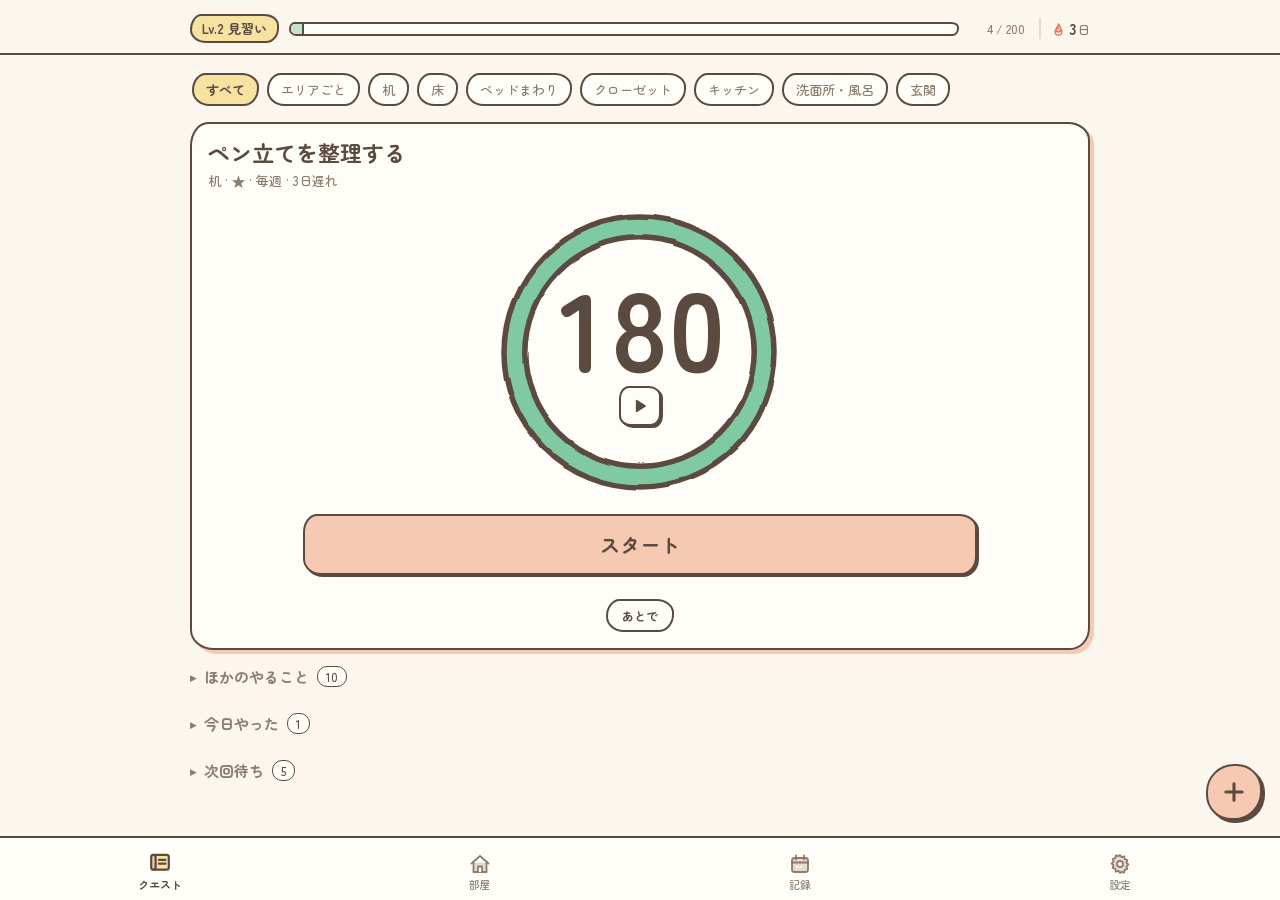
<file: index.html>
<!DOCTYPE html>
<html lang="ja">
<head>
  <meta charset="UTF-8">
  <meta name="viewport" content="width=device-width, initial-scale=1, viewport-fit=cover">
  <meta name="theme-color" content="#fbf6ee">
  <meta name="apple-mobile-web-app-capable" content="yes">
  <!-- 透過（black-translucent）は iOS で余白の値が 0 になる不具合があるため default にする -->
  <meta name="apple-mobile-web-app-status-bar-style" content="default">
  <meta name="apple-mobile-web-app-title" content="片付け">
  <link rel="manifest" href="manifest.webmanifest">
  <link rel="icon" href="icons/icon-192.png" type="image/png">
  <link rel="apple-touch-icon" href="icons/apple-touch-icon.png">
  <title>片付けクエスト</title>
  <link rel="preconnect" href="https://fonts.googleapis.com">
  <link href="https://fonts.googleapis.com/css2?family=Zen+Maru+Gothic:wght@500;700&display=swap" rel="stylesheet">
  <link rel="stylesheet" href="style.css">
  <script>
    // ホーム画面から起動した全画面かどうかを、CSS が読まれる前に印として付ける
    if (navigator.standalone === true || (window.matchMedia && window.matchMedia('(display-mode: standalone)').matches)) {
      document.documentElement.classList.add('is-standalone');
    }
  </script>
</head>
<body>
  <svg width="0" height="0" style="position:absolute" aria-hidden="true">
    <filter id="wobble" x="-5%" y="-5%" width="110%" height="110%">
      <feTurbulence type="fractalNoise" baseFrequency="0.035" numOctaves="2" seed="7" result="noise"/>
      <feDisplacementMap in="SourceGraphic" in2="noise" scale="2.2" xChannelSelector="R" yChannelSelector="G"/>
    </filter>
  </svg>

  <svg width="0" height="0" style="position:absolute" aria-hidden="true">
    <!-- アイコンのシンボル集。線は currentColor、塗りは CSS 変数 --icon-fill-* で変える -->
    <defs>
      <symbol id="i-house" viewBox="0 0 24 24">
        <path d="M3.5 11.5 12 4l8.5 7.5" fill="none"/>
        <path d="M5.5 10.5V20h13v-9.5" style="fill:var(--icon-fill-a, none)"/>
        <path d="M10 20v-5.5h4V20" style="fill:var(--icon-fill-b, none)"/>
      </symbol>
      <symbol id="i-scroll" viewBox="0 0 24 24">
        <path d="M6 5.5h12a2 2 0 0 1 2 2V17a2 2 0 0 1-2 2H6" style="fill:var(--icon-fill-a, none)"/>
        <path d="M6 5.5a2 2 0 0 0-2 2V17a2 2 0 0 0 2 2 2 2 0 0 0 2-2V7.5a2 2 0 0 0-2-2Z" style="fill:var(--icon-fill-b, none)"/>
        <path d="M11 10h6M11 13.5h6" fill="none"/>
      </symbol>
      <symbol id="i-hourglass" viewBox="0 0 24 24">
        <path d="M7 4h10M7 20h10" fill="none"/>
        <path d="M8 4c0 4 4 5.5 4 8s-4 4-4 8h8c0-4-4-5.5-4-8s4-4 4-8Z" style="fill:var(--icon-fill-a, none)"/>
        <path d="M9.8 18.5c.4-1.6 2.2-2.2 2.2-3.2 0 1 1.8 1.6 2.2 3.2Z" style="fill:var(--icon-fill-b, none)" stroke="none"/>
      </symbol>
      <symbol id="i-calendar" viewBox="0 0 24 24">
        <rect x="4" y="6" width="16" height="14" rx="2.5" style="fill:var(--icon-fill-a, none)"/>
        <path d="M4 10.5h16" fill="none"/>
        <path d="M8 3.5v4M16 3.5v4" fill="none"/>
        <circle cx="9" cy="15" r="1.2" style="fill:var(--icon-fill-b, currentColor)" stroke="none"/>
        <circle cx="12.5" cy="15" r="1.2" style="fill:var(--icon-fill-b, currentColor)" stroke="none"/>
      </symbol>
      <symbol id="i-gear" viewBox="0 0 24 24">
        <path d="m12 3 1.6 2.2 2.6-.8.5 2.7 2.6.9-.9 2.6 2 1.9-2 1.9.9 2.6-2.6.9-.5 2.7-2.6-.8L12 21l-1.6-2.2-2.6.8-.5-2.7-2.6-.9.9-2.6-2-1.9 2-1.9-.9-2.6 2.6-.9.5-2.7 2.6.8Z" style="fill:var(--icon-fill-a, none)"/>
        <circle cx="12" cy="12" r="3" style="fill:var(--icon-fill-b, none)"/>
      </symbol>
      <symbol id="i-pause" viewBox="0 0 24 24">
        <rect x="6" y="5" width="4.5" height="14" rx="1.5" style="fill:var(--icon-fill-a, none)"/>
        <rect x="13.5" y="5" width="4.5" height="14" rx="1.5" style="fill:var(--icon-fill-a, none)"/>
      </symbol>
      <symbol id="i-play" viewBox="0 0 24 24">
        <path d="M8 5.5v13l10-6.5Z" style="fill:var(--icon-fill-a, none)"/>
      </symbol>
      <symbol id="i-flame" viewBox="0 0 24 24">
        <path d="M12 3c1 3 4 4.5 4 9a4 4 0 0 1-8 0c0-1.5.6-2.6 1.3-3.4.3 1 .9 1.6 1.7 1.9C10.5 8 11.5 5.5 12 3Z" style="fill:var(--icon-fill-a, none)"/>
        <path d="M12 21a5.5 5.5 0 0 1-5.5-5.5c0-1.2.4-2.2 1-3" fill="none"/>
        <path d="M12 21a5.5 5.5 0 0 0 5.5-5.5c0-1.2-.4-2.2-1-3" fill="none"/>
      </symbol>
      <symbol id="i-medal" viewBox="0 0 24 24">
        <path d="m8 3 2.5 5M16 3l-2.5 5" fill="none"/>
        <path d="M7 3h3.5l1.5 3 1.5-3H17" style="fill:var(--icon-fill-b, none)"/>
        <circle cx="12" cy="14" r="6" style="fill:var(--icon-fill-a, none)"/>
        <path d="m12 11 1 2 2.2.3-1.6 1.5.4 2.2-2-1.1-2 1.1.4-2.2L8.8 13.3 11 13Z" style="fill:var(--icon-fill-b, none)" stroke-width="1.2"/>
      </symbol>
      <symbol id="i-check" viewBox="0 0 24 24">
        <circle cx="12" cy="12" r="8.5" style="fill:var(--icon-fill-a, none)"/>
        <path d="m8 12.5 2.8 2.8L16.5 9.5" fill="none"/>
      </symbol>
      <symbol id="i-sparkle" viewBox="0 0 24 24">
        <path d="M12 3c.6 4.2 2.4 6.4 7 7-4.6.6-6.4 2.8-7 7-.6-4.2-2.4-6.4-7-7 4.6-.6 6.4-2.8 7-7Z" style="fill:var(--icon-fill-a, none)"/>
        <path d="M18.5 15c.3 1.7 1 2.6 2.5 3-1.5.4-2.2 1.3-2.5 3-.3-1.7-1-2.6-2.5-3 1.5-.4 2.2-1.3 2.5-3Z" style="fill:var(--icon-fill-b, none)" stroke-width="1.4"/>
      </symbol>
      <symbol id="i-plus" viewBox="0 0 24 24">
        <path d="M12 5v14M5 12h14" fill="none"/>
      </symbol>
      <symbol id="i-timer" viewBox="0 0 24 24">
        <circle cx="12" cy="13" r="7.5" style="fill:var(--icon-fill-a, none)"/>
        <path d="M12 9.5V13l2.5 1.5M10 3.5h4M12 3.5v2" fill="none"/>
      </symbol>
    </defs>
  </svg>

  <header class="header">
    <div class="header-inner">
    <h1 class="visually-hidden">片付けクエスト</h1>
    <div class="level-row">
      <span class="level-badge" id="level-badge"></span>
      <div class="xp-bar" role="progressbar" aria-label="経験値">
        <div class="xp-fill" id="xp-fill"></div>
      </div>
      <span class="xp-text" id="xp-text"></span>
      <div class="streak" id="streak" title="連続達成日数"></div>
    </div>
    <button class="timer-mini" id="timer-mini" hidden></button>
    </div>
  </header>

  <main class="main">
    <section class="view" id="view-room" data-view="room" hidden>
      <div class="room-grid" id="room-grid"></div>
    </section>
    <section class="view" id="view-quests" data-view="quests">
      <div class="chips" id="area-chips"></div>
      <div id="focus-quests"></div>
      <div id="quest-list"></div>
      <button class="fab" id="add-task-btn" aria-label="クエストを追加"><svg class="icon fab-svg" aria-hidden="true"><use href="#i-plus"/></svg></button>
    </section>
    <section class="view" id="view-log" data-view="log" hidden>
      <div class="log-stats" id="log-stats"></div>

      <section class="log-section">
        <div class="cal-head">
          <button class="icon-btn cal-nav" id="log-prev" aria-label="前の月">‹</button>
          <h2 class="log-heading" id="log-month-label"></h2>
          <button class="icon-btn cal-nav" id="log-next" aria-label="次の月">›</button>
          <button class="chip" id="log-today">今日</button>
        </div>
        <div class="calendar" id="log-calendar"></div>
      </section>

      <section class="log-section">
        <h2 class="log-heading" id="log-day-title"></h2>
        <ul class="log-list" id="log-day-list"></ul>
      </section>

      <section class="log-section">
        <h2 class="log-heading">今週のまとめ <span class="log-sub" id="log-week-label"></span></h2>
        <div class="week-stats" id="log-week-stats"></div>
        <ul class="bar-list" id="log-week-areas"></ul>
      </section>

      <section class="log-section">
        <h2 class="log-heading">セッションのランキング <span class="log-sub">獲得 XP 上位5件</span></h2>
        <ul class="rank-list" id="log-rank"></ul>
      </section>
    </section>
    <section class="view" id="view-settings" data-view="settings" hidden>
      <section class="settings-section">
        <h2 class="settings-heading">エリア</h2>
        <p class="settings-help">名前をタップすると編集できます。▲▼で並び順を変えられます。</p>
        <ul class="area-list" id="area-list"></ul>
        <button class="btn" id="area-add-btn"><svg class="icon" aria-hidden="true"><use href="#i-plus"/></svg> エリアを追加</button>
      </section>

      <section class="settings-section">
        <h2 class="settings-heading">クエストの一括追加</h2>
        <p class="settings-help">1行に1つ、「エリア：タイトル」の形で貼り付けてください。「：」がない行は「どこでも」に入ります。ないエリアは自動で作られ、難易度は★1になります。</p>
        <textarea class="json-area bulk-area" id="bulk-text" rows="6" placeholder="クローゼット：洋服を整理する&#10;机：書類を仕分ける&#10;郵便物を捨てる" spellcheck="false"></textarea>
        <div class="btn-row">
          <button class="btn btn-primary" id="bulk-parse">読み込む</button>
        </div>
        <div class="bulk-result" id="bulk-result" hidden></div>
      </section>

      <section class="settings-section" id="sample-section" hidden>
        <h2 class="settings-heading">サンプルデータ</h2>
        <p class="settings-help">いま入っているクエストはサンプルです。自分の部屋に合わせて登録し直すときに使ってください。</p>
        <button class="btn btn-danger" id="sample-clear">サンプルを消して自分で登録する</button>
      </section>

      <section class="settings-section">
        <h2 class="settings-heading">データのエクスポート</h2>
        <p class="settings-help" id="data-summary"></p>
        <div class="btn-row">
          <button class="btn" id="export-show">JSON を表示</button>
          <button class="btn" id="export-copy">コピー</button>
          <button class="btn" id="export-download">ダウンロード</button>
        </div>
        <div id="export-box" hidden>
          <textarea class="json-area" id="export-text" rows="8" readonly spellcheck="false"></textarea>
        </div>
      </section>

      <section class="settings-section">
        <h2 class="settings-heading">データのインポート</h2>
        <p class="settings-help">エクスポートした JSON を貼り付けるか、ファイルを選んでください。現在のデータは上書きされます。</p>
        <textarea class="json-area" id="import-text" rows="5" placeholder='{"version": 1, ...}' spellcheck="false"></textarea>
        <div class="btn-row">
          <label class="btn file-btn">ファイルを選ぶ<input type="file" id="import-file" accept=".json,application/json" hidden></label>
          <button class="btn btn-primary" id="import-run">読み込む</button>
        </div>
      </section>

      <section class="settings-section">
        <h2 class="settings-heading">アプリ</h2>
        <p class="settings-help" id="app-version"></p>
        <p class="settings-help">ホーム画面に追加すると、アプリのように全画面で開けます。iPhone は共有メニューの「ホーム画面に追加」、Android はブラウザのメニューの「アプリをインストール」から。</p>
        <button class="btn" id="app-update">更新を確認</button>
      </section>

      <section class="settings-section">
        <h2 class="settings-heading">初期化</h2>
        <p class="settings-help">すべてのデータを削除して、最初の状態に戻します。</p>
        <button class="btn btn-danger" id="reset-all">すべてのデータを削除</button>
      </section>
    </section>
  </main>

  <div class="sheet-backdrop" id="task-sheet" hidden>
    <form class="sheet" id="task-form" autocomplete="off">
      <h2 class="sheet-title" id="task-sheet-title">クエストを追加</h2>
      <input type="hidden" name="id">
      <label class="field">
        <span class="field-label">タイトル</span>
        <input type="text" name="title" maxlength="60" placeholder="例: 机の上の書類を仕分ける" required>
      </label>
      <label class="field">
        <span class="field-label">エリア</span>
        <select name="areaId"></select>
      </label>
      <div class="field">
        <span class="field-label">難易度</span>
        <div class="seg" role="radiogroup">
          <label class="seg-item"><input type="radio" name="difficulty" value="1" checked><span>★ <small>5分</small></span></label>
          <label class="seg-item"><input type="radio" name="difficulty" value="2"><span>★★ <small>15分</small></span></label>
          <label class="seg-item"><input type="radio" name="difficulty" value="3"><span>★★★ <small>30分〜</small></span></label>
        </div>
      </div>
      <label class="field">
        <span class="field-label">繰り返し</span>
        <select name="repeatType">
          <option value="none">なし</option>
          <option value="daily">毎日</option>
          <option value="weekly">毎週</option>
          <option value="days">N日ごと</option>
        </select>
      </label>
      <label class="field" id="repeat-every-wrap" hidden>
        <span class="field-label">何日ごと</span>
        <input type="number" name="repeatEvery" min="1" max="365" value="3" inputmode="numeric">
      </label>
      <label class="field" id="deadline-wrap">
        <span class="field-label">期限（任意）</span>
        <input type="date" name="deadline">
      </label>
      <label class="field">
        <span class="field-label">メモ（任意）</span>
        <textarea name="note" rows="2" maxlength="200"></textarea>
      </label>
      <div class="sheet-actions">
        <button type="button" class="btn btn-danger" id="task-delete" hidden>削除</button>
        <span class="spacer"></span>
        <button type="button" class="btn" id="task-cancel">キャンセル</button>
        <button type="submit" class="btn btn-primary">保存</button>
      </div>
    </form>
  </div>

  <div class="sheet-backdrop" id="area-sheet" hidden>
    <form class="sheet" id="area-form" autocomplete="off">
      <h2 class="sheet-title" id="area-sheet-title">エリアを追加</h2>
      <input type="hidden" name="id">
      <label class="field">
        <span class="field-label">名前</span>
        <input type="text" name="name" maxlength="20" placeholder="例: リビング" required>
      </label>
      <label class="field">
        <span class="field-label">絵の種類</span>
        <select name="kind"></select>
      </label>
      <div class="area-preview" id="area-preview"></div>
      <div class="sheet-actions">
        <button type="button" class="btn btn-danger" id="area-delete" hidden>削除</button>
        <span class="spacer"></span>
        <button type="button" class="btn" id="area-cancel">キャンセル</button>
        <button type="submit" class="btn btn-primary">保存</button>
      </div>
    </form>
  </div>

  <div class="modal" id="clear-modal" hidden aria-label="クエスト完了">
    <div class="clear-card">
      <div class="clear-ribbon">クリア！</div>
      <div class="clear-title" id="clear-title"></div>
      <div class="clear-rows" id="clear-rows"></div>
      <div class="clear-total"><svg class="icon clear-spark is-left" aria-hidden="true"><use href="#i-sparkle"/></svg><span class="clear-plus">+</span><span class="clear-num" id="clear-num">0</span><small>XP</small><svg class="icon clear-spark is-right" aria-hidden="true"><use href="#i-sparkle"/></svg></div>
      <div class="clear-combo" id="clear-combo"></div>
      <div class="clear-levelup" id="clear-levelup" hidden></div>
      <div class="clear-hint">自動で次に進みます</div>
    </div>
  </div>

  <div class="modal" id="break-modal" hidden aria-label="休憩">
    <div class="break-card">
      <div class="break-title">休憩</div>
      <div class="break-sub">25分がんばりました。少し休みましょう</div>
      <div class="qt is-break">
        <div class="qt-dial">
          <svg class="qt-ring" viewBox="0 0 130 130"><g filter="url(#wobble)">
            <circle class="qt-track" cx="65" cy="65" r="54"/>
            <circle class="qt-fill" cx="65" cy="65" r="54" stroke-dasharray="339.3" stroke-dashoffset="0"/>
            <circle class="qt-edge" cx="65" cy="65" r="58.5"/><circle class="qt-edge" cx="65" cy="65" r="49.5"/>
          </g></svg>
          <div class="qt-center"><div class="qt-seconds" id="break-seconds">300</div><div class="qt-slot"></div></div>
        </div>
      </div>
      <div class="break-note"><span id="break-combo"></span> 継続中</div>
      <button class="btn" id="break-end">休憩を終える</button>
    </div>
  </div>

  <div class="modal" id="summary-modal" hidden aria-label="セッションのまとめ">
    <div class="sum-card">
      <div class="sum-title" id="summary-title">おつかれさま！</div>
      <div class="sum-sub" id="summary-sub"></div>
      <div class="sum-grid">
        <div class="sum-cell is-main"><strong id="summary-xp">0</strong><span>獲得 XP</span></div>
        <div class="sum-cell"><strong id="summary-count">0</strong><span>達成</span></div>
        <div class="sum-cell"><strong id="summary-combo">0</strong><span>最大コンボ</span></div>
        <div class="sum-cell"><strong id="summary-min">0</strong><span>時間</span></div>
        <div class="sum-cell" id="summary-rank-cell"><strong id="summary-rank">0</strong><span>位</span></div>
      </div>
      <div class="sum-best" id="summary-best" hidden></div>
      <button class="btn btn-primary" id="summary-close">閉じる</button>
    </div>
  </div>

  <div class="modal" id="dialog-modal" hidden role="alertdialog" aria-labelledby="dialog-message">
    <div class="dialog-card">
      <p class="dialog-message" id="dialog-message"></p>
      <div class="dialog-actions">
        <button class="btn" id="dialog-cancel">キャンセル</button>
        <button class="btn btn-primary" id="dialog-ok">OK</button>
      </div>
    </div>
  </div>

  <div class="toast" id="toast" hidden></div>
  <div class="update-bar" id="update-bar" hidden>
    <span>新しい版があります</span>
    <button class="btn btn-primary" id="update-reload">更新する</button>
  </div>
  <div class="fx-layer" id="fx-layer" aria-hidden="true"></div>

  </div>

  <nav class="tabbar" id="tabbar">
    <button class="tab is-active" data-tab="quests"><span class="tab-icon"><svg class="icon tab-svg" aria-hidden="true"><use href="#i-scroll"/></svg></span>クエスト</button>
    <button class="tab" data-tab="room"><span class="tab-icon"><svg class="icon tab-svg" aria-hidden="true"><use href="#i-house"/></svg></span>部屋</button>
    <button class="tab" data-tab="log"><span class="tab-icon"><svg class="icon tab-svg" aria-hidden="true"><use href="#i-calendar"/></svg></span>記録</button>
    <button class="tab" data-tab="settings"><span class="tab-icon"><svg class="icon tab-svg" aria-hidden="true"><use href="#i-gear"/></svg></span>設定</button>
  </nav>

  <script src="game.js"></script>
  <script src="room.js"></script>
  <script src="quests.js"></script>
  <script src="timer.js"></script>
  <script src="settings.js"></script>
  <script src="bulk.js"></script>
  <script src="log.js"></script>
  <script src="effects.js"></script>
  <script src="dialog.js"></script>
  <script src="app.js"></script>
</body>
</html>
</file>
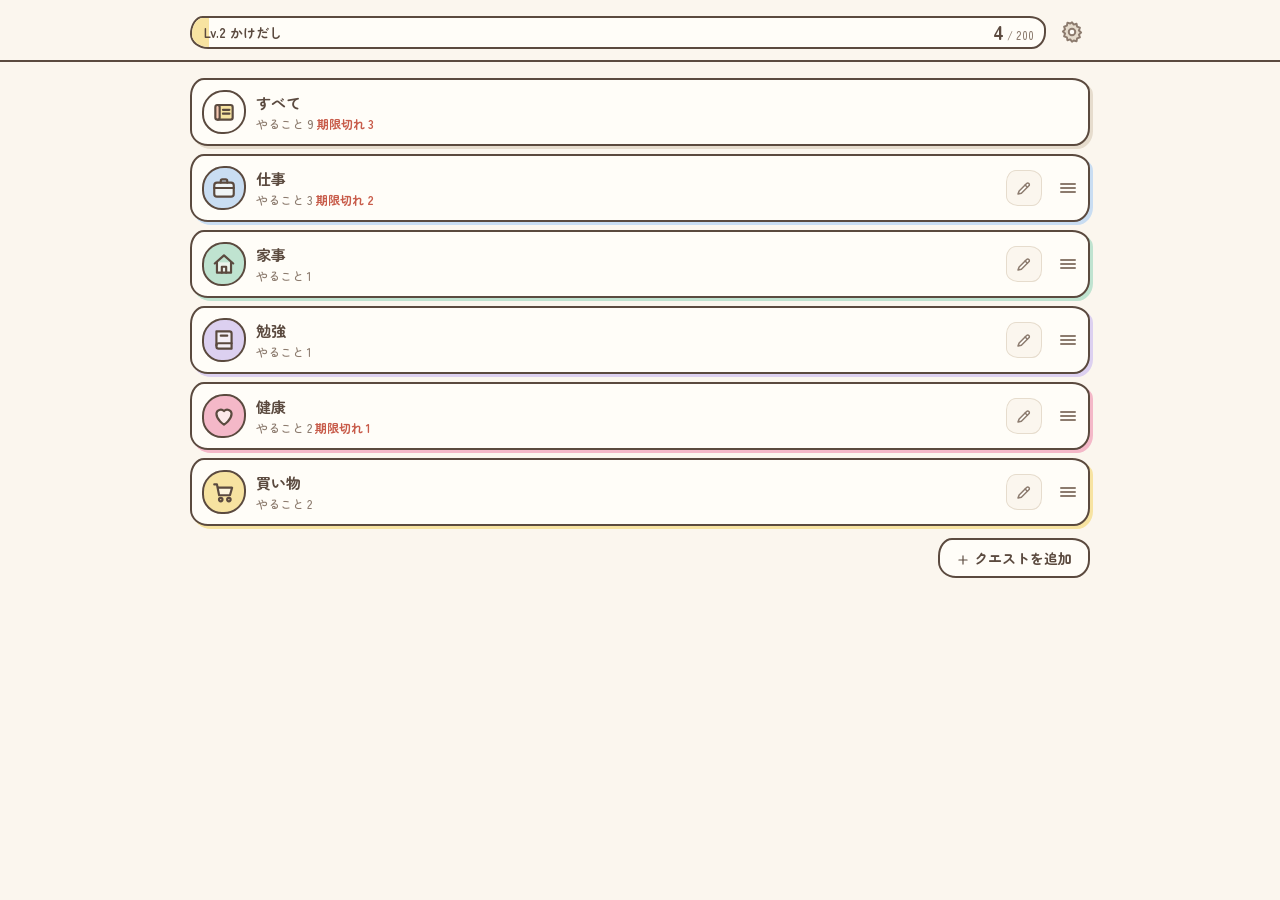
<file: public/index.html>
<!DOCTYPE html>
<html lang="ja">
<head>
  <meta charset="UTF-8">
  <meta name="viewport" content="width=device-width, initial-scale=1, maximum-scale=1, user-scalable=no, viewport-fit=cover">
  <meta name="theme-color" content="#fbf6ee">
  <meta name="apple-mobile-web-app-capable" content="yes">
  <!-- 透過（black-translucent）は iOS で余白の値が 0 になる不具合があるため default にする -->
  <meta name="apple-mobile-web-app-status-bar-style" content="default">
  <meta name="apple-mobile-web-app-title" content="やるクエ">
  <link rel="manifest" href="manifest.webmanifest">
  <link rel="icon" href="icons/icon-192.png" type="image/png">
  <link rel="apple-touch-icon" href="icons/apple-touch-icon.png">
  <title>やることクエスト</title>
  <link rel="preconnect" href="https://fonts.googleapis.com">
  <link href="https://fonts.googleapis.com/css2?family=Zen+Maru+Gothic:wght@500;700&display=swap" rel="stylesheet">
  <link rel="stylesheet" href="style.css">
  <script>
    // ホーム画面から起動した全画面かどうかを、CSS が読まれる前に印として付ける
    if (navigator.standalone === true || (window.matchMedia && window.matchMedia('(display-mode: standalone)').matches)) {
      document.documentElement.classList.add('is-standalone');
    }
  </script>
</head>
<body>
  <svg width="0" height="0" style="position:absolute" aria-hidden="true">
    <filter id="wobble" x="-5%" y="-5%" width="110%" height="110%">
      <feTurbulence type="fractalNoise" baseFrequency="0.035" numOctaves="2" seed="7" result="noise"/>
      <feDisplacementMap in="SourceGraphic" in2="noise" scale="2.2" xChannelSelector="R" yChannelSelector="G"/>
    </filter>
  </svg>

  <svg width="0" height="0" style="position:absolute" aria-hidden="true">
    <!-- アイコンのシンボル集。線は currentColor、塗りは CSS 変数 --icon-fill-* で変える -->
    <defs>
      <symbol id="i-house" viewBox="0 0 24 24">
        <path d="M3.5 11.5 12 4l8.5 7.5" fill="none"/>
        <path d="M5.5 10.5V20h13v-9.5" style="fill:var(--icon-fill-a, none)"/>
        <path d="M10 20v-5.5h4V20" style="fill:var(--icon-fill-b, none)"/>
      </symbol>
      <symbol id="i-flag-tab" viewBox="0 0 24 24">
        <path d="M6 21V4" fill="none"/>
        <path d="M6 4h11l-2.5 4 2.5 4H6" style="fill:var(--icon-fill-a, none)"/>
      </symbol>
      <symbol id="i-scroll" viewBox="0 0 24 24">
        <path d="M6 5.5h12a2 2 0 0 1 2 2V17a2 2 0 0 1-2 2H6" style="fill:var(--icon-fill-a, none)"/>
        <path d="M6 5.5a2 2 0 0 0-2 2V17a2 2 0 0 0 2 2 2 2 0 0 0 2-2V7.5a2 2 0 0 0-2-2Z" style="fill:var(--icon-fill-b, none)"/>
        <path d="M11 10h6M11 13.5h6" fill="none"/>
      </symbol>
      <symbol id="i-calendar" viewBox="0 0 24 24">
        <rect x="4" y="6" width="16" height="14" rx="2.5" style="fill:var(--icon-fill-a, none)"/>
        <path d="M4 10.5h16" fill="none"/>
        <path d="M8 3.5v4M16 3.5v4" fill="none"/>
        <circle cx="9" cy="15" r="1.2" style="fill:var(--icon-fill-b, currentColor)" stroke="none"/>
        <circle cx="12.5" cy="15" r="1.2" style="fill:var(--icon-fill-b, currentColor)" stroke="none"/>
      </symbol>
      <symbol id="i-close" viewBox="0 0 24 24"><path d="M6 6l12 12M18 6L6 18" fill="none" stroke="currentColor" stroke-width="2.4" stroke-linecap="round"/></symbol>
      <symbol id="i-back" viewBox="0 0 24 24"><path d="M15 5l-7 7 7 7" fill="none" stroke="currentColor" stroke-width="2.4" stroke-linecap="round" stroke-linejoin="round"/></symbol>
      <symbol id="i-grip" viewBox="0 0 24 24"><path d="M5 8h14M5 12h14M5 16h14" fill="none" stroke="currentColor" stroke-width="2" stroke-linecap="round"/></symbol>
      <symbol id="i-gear" viewBox="0 0 24 24">
        <path d="m12 3 1.6 2.2 2.6-.8.5 2.7 2.6.9-.9 2.6 2 1.9-2 1.9.9 2.6-2.6.9-.5 2.7-2.6-.8L12 21l-1.6-2.2-2.6.8-.5-2.7-2.6-.9.9-2.6-2-1.9 2-1.9-.9-2.6 2.6-.9.5-2.7 2.6.8Z" style="fill:var(--icon-fill-a, none)"/>
        <circle cx="12" cy="12" r="3" style="fill:var(--icon-fill-b, none)"/>
      </symbol>
      <symbol id="i-pause" viewBox="0 0 24 24">
        <rect x="6" y="5" width="4.5" height="14" rx="1.5" style="fill:var(--icon-fill-a, none)"/>
        <rect x="13.5" y="5" width="4.5" height="14" rx="1.5" style="fill:var(--icon-fill-a, none)"/>
      </symbol>
      <symbol id="i-play" viewBox="0 0 24 24">
        <path d="M8 5.5v13l10-6.5Z" style="fill:var(--icon-fill-a, none)"/>
      </symbol>
      <symbol id="i-flame" viewBox="0 0 24 24">
        <path d="M12 3c1 3 4 4.5 4 9a4 4 0 0 1-8 0c0-1.5.6-2.6 1.3-3.4.3 1 .9 1.6 1.7 1.9C10.5 8 11.5 5.5 12 3Z" style="fill:var(--icon-fill-a, none)"/>
        <path d="M12 21a5.5 5.5 0 0 1-5.5-5.5c0-1.2.4-2.2 1-3" fill="none"/>
        <path d="M12 21a5.5 5.5 0 0 0 5.5-5.5c0-1.2-.4-2.2-1-3" fill="none"/>
      </symbol>
      <symbol id="i-medal" viewBox="0 0 24 24">
        <path d="m8 3 2.5 5M16 3l-2.5 5" fill="none"/>
        <path d="M7 3h3.5l1.5 3 1.5-3H17" style="fill:var(--icon-fill-b, none)"/>
        <circle cx="12" cy="14" r="6" style="fill:var(--icon-fill-a, none)"/>
        <path d="m12 11 1 2 2.2.3-1.6 1.5.4 2.2-2-1.1-2 1.1.4-2.2L8.8 13.3 11 13Z" style="fill:var(--icon-fill-b, none)" stroke-width="1.2"/>
      </symbol>
      <symbol id="i-check" viewBox="0 0 24 24">
        <circle cx="12" cy="12" r="8.5" style="fill:var(--icon-fill-a, none)"/>
        <path d="m8 12.5 2.8 2.8L16.5 9.5" fill="none"/>
      </symbol>
      <symbol id="i-sparkle" viewBox="0 0 24 24">
        <path d="M12 3c.6 4.2 2.4 6.4 7 7-4.6.6-6.4 2.8-7 7-.6-4.2-2.4-6.4-7-7 4.6-.6 6.4-2.8 7-7Z" style="fill:var(--icon-fill-a, none)"/>
        <path d="M18.5 15c.3 1.7 1 2.6 2.5 3-1.5.4-2.2 1.3-2.5 3-.3-1.7-1-2.6-2.5-3 1.5-.4 2.2-1.3 2.5-3Z" style="fill:var(--icon-fill-b, none)" stroke-width="1.4"/>
      </symbol>
      <symbol id="i-plus" viewBox="0 0 24 24">
        <path d="M12 5v14M5 12h14" fill="none"/>
      </symbol>
      <symbol id="i-check-box" viewBox="0 0 24 24">
        <rect x="4" y="4" width="16" height="16" rx="3.5" style="fill:var(--icon-fill-a, none)"/>
        <path d="m8 12.5 2.8 2.8L16.5 9.5" fill="none"/>
      </symbol>
      <symbol id="i-minus" viewBox="0 0 24 24">
        <path d="M5 12h14" fill="none"/>
      </symbol>
      <symbol id="i-timer" viewBox="0 0 24 24">
        <circle cx="12" cy="13" r="7.5" style="fill:var(--icon-fill-a, none)"/>
        <path d="M12 9.5V13l2.5 1.5M10 3.5h4M12 3.5v2" fill="none"/>
      </symbol>
    </defs>
  </svg>

  <header class="header">
    <div class="header-inner">
    <h1 class="visually-hidden">やることクエスト</h1>
    <nav class="hd-row" id="tabbar" aria-label="画面の切り替え">
      <button class="lv-gauge tab" id="level-gauge" data-tab="log" aria-label="記録を見る（もう一度押すとクエスト一覧）" title="記録">
        <span class="lv-gauge-fill" id="xp-fill"></span>
        <span class="lv-gauge-text" id="level-badge"></span>
        <span class="xp-now"><strong id="xp-now"></strong><span id="xp-next"></span></span>
      </button>
      <button class="tab" data-tab="settings" aria-label="設定" title="設定"><span class="tab-icon"><svg class="icon tab-svg" aria-hidden="true"><use href="#i-gear"/></svg></span></button>
      <button class="hd-close" id="hd-close" aria-label="クエスト一覧に戻る" title="閉じる" hidden><svg class="icon" aria-hidden="true"><use href="#i-close"/></svg></button>
    </nav>
    <button class="timer-mini" id="timer-mini" hidden></button>
    </div>
  </header>

  <main class="main">
    <section class="view" id="view-categories" data-view="categories">
      <ul class="category-list" id="category-list"></ul>
      <button class="btn" id="category-add-btn"><svg class="icon" aria-hidden="true"><use href="#i-plus"/></svg> クエストを追加</button>
    </section>
    <section class="view" id="view-quests" data-view="quests" hidden>
      <div class="tasks-bar">
        <button class="tasks-back" id="tasks-back" aria-label="クエスト一覧に戻る" title="クエスト一覧に戻る"><svg class="icon" aria-hidden="true"><use href="#i-back"/></svg></button>
        <div class="tasks-heading" id="tasks-heading"></div>
      </div>
      <div id="focus-quests"></div>
      <div id="quest-list"></div>
      <button class="btn" id="add-task-btn"><svg class="icon" aria-hidden="true"><use href="#i-plus"/></svg> やることを追加</button>
    </section>
    <section class="view" id="view-log" data-view="log" hidden>
      <div class="log-stats" id="log-stats"></div>

      <section class="log-section">
        <div class="cal-head">
          <button class="icon-btn cal-nav" id="log-prev" aria-label="前の月">‹</button>
          <h2 class="log-heading" id="log-month-label"></h2>
          <button class="icon-btn cal-nav" id="log-next" aria-label="次の月">›</button>
          <button class="chip" id="log-today">今日</button>
        </div>
        <div class="calendar" id="log-calendar"></div>
      </section>

      <section class="log-section">
        <h2 class="log-heading" id="log-day-title"></h2>
        <div class="week-stats" id="log-day-stats"></div>
        <ul class="log-list" id="log-day-list"></ul>
      </section>

      <section class="log-section">
        <h2 class="log-heading">今週のまとめ <span class="log-sub" id="log-week-label"></span></h2>
        <div class="week-stats" id="log-week-stats"></div>
        <ul class="bar-list" id="log-week-categories"></ul>
      </section>

      <section class="log-section">
        <h2 class="log-heading">ランキング <span class="log-sub">獲得 XP 上位5件</span></h2>
        <ul class="rank-list" id="log-rank"></ul>
      </section>
    </section>
    <section class="view" id="view-settings" data-view="settings" hidden>
      <section class="settings-section">
        <h2 class="settings-heading">クエスト・やることの一括追加</h2>
        <p class="settings-help">1行に1つ、「クエスト：やること：日付：難易度：メモ」の形で貼り付けてください。区切りは「：」かタブ。日付以降は省略できます（日付は 9/20 や 明日、難易度は 1〜3 か ★）。クエストがない行は「なんでも」に入り、ないクエストは自動で作られます。</p>
        <textarea class="json-category bulk-category" id="bulk-text" rows="6" placeholder="仕事：経費精算を出す：9/20：2&#10;家事：洗濯物をたたむ&#10;：牛乳を買う：明日&#10;勉強：参考書を1章読む：：3：付箋を貼りながら" spellcheck="false"></textarea>
        <div class="btn-row">
          <button class="btn btn-primary" id="bulk-parse">読み込む</button>
        </div>
        <div class="bulk-result" id="bulk-result" hidden></div>
      </section>

      <section class="settings-section" id="sample-section" hidden>
        <h2 class="settings-heading">サンプルデータ</h2>
        <p class="settings-help">いま入っているやることはサンプルです。自分のやることに合わせて登録し直すときに使ってください。</p>
        <button class="btn btn-danger" id="sample-clear">サンプルを消して自分で登録する</button>
      </section>

      <section class="settings-section">
        <h2 class="settings-heading">データのエクスポート</h2>
        <p class="settings-help" id="data-summary"></p>
        <div class="btn-row">
          <button class="btn" id="export-show">JSON を表示</button>
          <button class="btn" id="export-copy">コピー</button>
          <button class="btn" id="export-download">ダウンロード</button>
        </div>
        <div id="export-box" hidden>
          <textarea class="json-category" id="export-text" rows="8" readonly spellcheck="false"></textarea>
        </div>
      </section>

      <section class="settings-section">
        <h2 class="settings-heading">データのインポート</h2>
        <p class="settings-help">エクスポートした JSON を貼り付けるか、ファイルを選んでください。現在のデータは上書きされます。</p>
        <textarea class="json-category" id="import-text" rows="5" placeholder='{"version": 1, ...}' spellcheck="false"></textarea>
        <div class="btn-row">
          <label class="btn file-btn">ファイルを選ぶ<input type="file" id="import-file" accept=".json,application/json" hidden></label>
          <button class="btn btn-primary" id="import-run">読み込む</button>
        </div>
      </section>

      <section class="settings-section">
        <h2 class="settings-heading">アプリ</h2>
        <p class="settings-help" id="app-version"></p>
        <p class="settings-help">ホーム画面に追加すると、アプリのように全画面で開けます。iPhone は共有メニューの「ホーム画面に追加」、Android はブラウザのメニューの「アプリをインストール」から。</p>
        <button class="btn" id="app-update">更新を確認</button>
      </section>

      <section class="settings-section">
        <h2 class="settings-heading">初期化</h2>
        <p class="settings-help">クエストも含めてすべてのデータを削除します。</p>
        <button class="btn btn-danger" id="reset-all">すべてのデータを削除</button>
      </section>
    </section>
  </main>

  <div class="sheet-backdrop" id="task-sheet" hidden>
    <form class="sheet" id="task-form" autocomplete="off">
      <h2 class="sheet-title" id="task-sheet-title">やることを追加</h2>
      <input type="hidden" name="id">
      <label class="field">
        <span class="field-label">やること</span>
        <input type="text" name="title" maxlength="60" placeholder="例: 経費精算を出す" required>
      </label>
      <label class="field">
        <span class="field-label">クエスト</span>
        <select name="categoryId"></select>
      </label>
      <div class="field">
        <span class="field-label">難易度</span>
        <div class="seg" role="radiogroup">
          <label class="seg-item"><input type="radio" name="difficulty" value="1" checked><span>★ <small>3分</small></span></label>
          <label class="seg-item"><input type="radio" name="difficulty" value="2"><span>★★ <small>5分</small></span></label>
          <label class="seg-item"><input type="radio" name="difficulty" value="3"><span>★★★ <small>10分</small></span></label>
        </div>
      </div>
      <label class="field">
        <span class="field-label">繰り返し</span>
        <select name="repeatType">
          <option value="none">なし</option>
          <option value="daily">毎日</option>
          <option value="weekly">毎週</option>
          <option value="days">N日ごと</option>
        </select>
      </label>
      <label class="field" id="repeat-every-wrap" hidden>
        <span class="field-label">何日ごと</span>
        <input type="number" name="repeatEvery" min="1" max="365" value="3" inputmode="numeric">
      </label>
      <label class="field" id="deadline-wrap">
        <span class="field-label">日付（任意）</span>
        <input type="date" name="deadline">
      </label>
      <label class="field">
        <span class="field-label">メモ（任意）</span>
        <textarea name="note" rows="2" maxlength="200"></textarea>
      </label>
      <div class="sheet-actions">
        <button type="button" class="btn btn-danger" id="task-delete" hidden>削除</button>
        <span class="spacer"></span>
        <button type="button" class="btn" id="task-cancel">キャンセル</button>
        <button type="submit" class="btn btn-primary">保存</button>
      </div>
    </form>
  </div>

  <div class="sheet-backdrop" id="category-sheet" hidden>
    <form class="sheet" id="category-form" autocomplete="off">
      <h2 class="sheet-title" id="category-sheet-title">クエストを追加</h2>
      <input type="hidden" name="id">
      <input type="hidden" name="color">
      <input type="hidden" name="icon">
      <label class="field">
        <span class="field-label">名前</span>
        <input type="text" name="name" maxlength="20" placeholder="例: 仕事" required>
      </label>
      <div class="field">
        <span class="field-label">色</span>
        <div class="color-picker" id="color-picker"></div>
      </div>
      <div class="field">
        <span class="field-label">アイコン</span>
        <div class="icon-picker" id="icon-picker"></div>
      </div>
      <div class="sheet-actions">
        <button type="button" class="btn btn-danger" id="category-delete" hidden>削除</button>
        <span class="spacer"></span>
        <button type="button" class="btn" id="category-cancel">キャンセル</button>
        <button type="submit" class="btn btn-primary">保存</button>
      </div>
    </form>
  </div>
    </form>
  </div>

  <div class="modal" id="clear-modal" hidden aria-label="クエスト完了">
    <div class="clear-card">
      <div class="clear-ribbon">クリア！</div>
      <div class="clear-title" id="clear-title"></div>
      <div class="clear-rows" id="clear-rows"></div>
      <div class="clear-total"><svg class="icon clear-spark is-left" aria-hidden="true"><use href="#i-sparkle"/></svg><span class="clear-plus">+</span><span class="clear-num" id="clear-num">0</span><small>XP</small><svg class="icon clear-spark is-right" aria-hidden="true"><use href="#i-sparkle"/></svg></div>
      <div class="clear-combo" id="clear-combo"></div>
      <div class="clear-levelup" id="clear-levelup" hidden></div>
      <div class="clear-hint">自動で次に進みます</div>
    </div>
  </div>

  <div class="modal" id="break-modal" hidden aria-label="休憩">
    <div class="break-card">
      <div class="break-title">休憩</div>
      <div class="break-sub">25分がんばりました。少し休みましょう</div>
      <div class="qt is-break">
        <div class="qt-dial">
          <svg class="qt-ring" viewBox="0 0 130 130"><g filter="url(#wobble)">
            <circle class="qt-track" cx="65" cy="65" r="54"/>
            <circle class="qt-fill" cx="65" cy="65" r="54" stroke-dasharray="339.3" stroke-dashoffset="0"/>
            <circle class="qt-edge" cx="65" cy="65" r="58.5"/><circle class="qt-edge" cx="65" cy="65" r="49.5"/>
          </g></svg>
          <div class="qt-center"><div class="qt-seconds" id="break-seconds">300</div><div class="qt-slot"></div></div>
        </div>
      </div>
      <div class="break-note"><span id="break-combo"></span> 継続中</div>
      <button class="btn" id="break-end">休憩を終える</button>
    </div>
  </div>

  <div class="modal" id="summary-modal" hidden aria-label="作業のまとめ">
    <div class="sum-card">
      <div class="sum-title" id="summary-title">おつかれさま！</div>
      <div class="sum-sub" id="summary-sub"></div>
      <div class="sum-grid">
        <div class="sum-cell is-main"><strong id="summary-xp">0</strong><span>獲得 XP</span></div>
        <div class="sum-cell"><strong id="summary-count">0</strong><span>達成</span></div>
        <div class="sum-cell"><strong id="summary-combo">0</strong><span>最大コンボ</span></div>
        <div class="sum-cell"><strong id="summary-min">0</strong><span>時間</span></div>
        <div class="sum-cell" id="summary-rank-cell"><strong id="summary-rank">0</strong><span>位</span></div>
      </div>
      <div class="sum-best" id="summary-best" hidden></div>
      <button class="btn btn-primary" id="summary-close">閉じる</button>
    </div>
  </div>

  <div class="modal" id="dialog-modal" hidden role="alertdialog" aria-labelledby="dialog-message">
    <div class="dialog-card">
      <p class="dialog-message" id="dialog-message"></p>
      <div class="dialog-actions">
        <button class="btn" id="dialog-cancel">キャンセル</button>
        <button class="btn btn-primary" id="dialog-ok">OK</button>
      </div>
    </div>
  </div>

  <div class="toast" id="toast" hidden></div>
  <div class="update-bar" id="update-bar" hidden>
    <span>新しい版があります</span>
    <button class="btn btn-primary" id="update-reload">更新する</button>
  </div>
  <div class="fx-layer" id="fx-layer" aria-hidden="true"></div>

  </div>


  <script src="game.js"></script>
  <script src="icons.js"></script>
  <script src="overview.js"></script>
  <script src="quests.js"></script>
  <script src="timer.js"></script>
  <script src="sortable.js"></script>
  <script src="settings.js"></script>
  <script src="bulk.js"></script>
  <script src="log.js"></script>
  <script src="effects.js"></script>
  <script src="dialog.js"></script>
  <script src="app.js"></script>
</body>
</html>
</file>
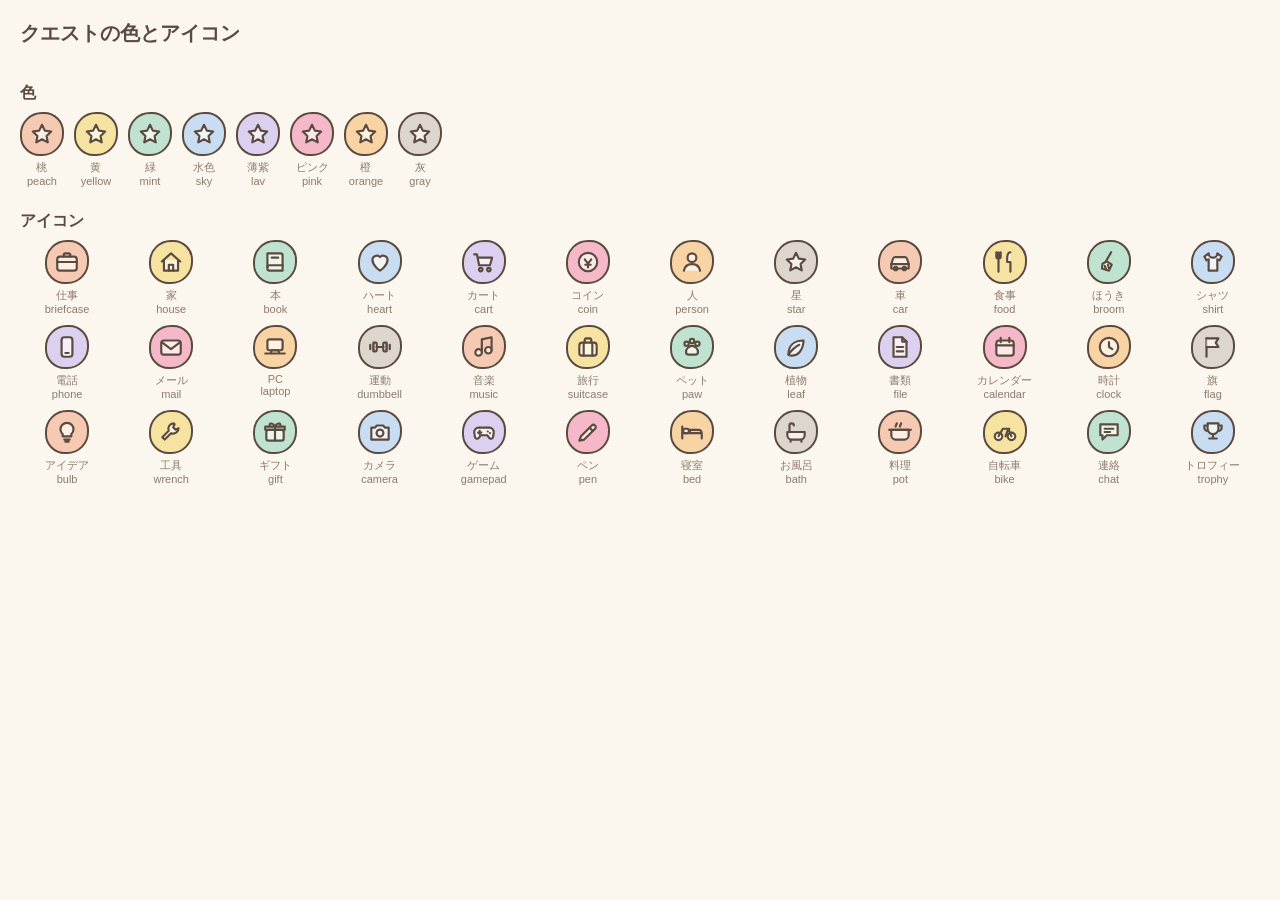
<file: dev/gallery.html>
<!doctype html>
<html lang="ja">
<head>
<meta charset="utf-8">
<meta name="viewport" content="width=device-width, initial-scale=1">
<title>クエストの色とアイコン（開発用）</title>
<link rel="stylesheet" href="../public/style.css">
<style>
  body { position: static; overflow: auto; padding: 20px; }
  h1 { font-size: 20px; margin: 0 0 12px; }
  h2 { font-size: 16px; margin: 24px 0 8px; }
  .grid { display: grid; grid-template-columns: repeat(auto-fill, minmax(88px, 1fr)); gap: 10px; }
  .cell { display: flex; flex-direction: column; align-items: center; gap: 4px; font-size: 11px; color: var(--ink-soft); text-align: center; }
  .swatches { display: flex; gap: 10px; flex-wrap: wrap; }
</style>
</head>
<body>
<svg width="0" height="0" style="position:absolute"><defs></defs></svg>
<h1>クエストの色とアイコン</h1>
<h2>色</h2>
<div class="swatches" id="colors"></div>
<h2>アイコン</h2>
<div class="grid" id="icons"></div>
<script src="../public/icons.js"></script>
<script>
  injectCategoryIcons();
  document.getElementById('colors').innerHTML = CATEGORY_COLORS.map((c) =>
    `<div class="cell"><span class="cat-icon cat-icon--lg" style="--cat-color:${c.hex}"><svg class="icon"><use href="#c-star"/></svg></span>${c.name}<br>${c.id}</div>`).join('');
  document.getElementById('icons').innerHTML = CATEGORY_ICONS.map(([id, label], i) => {
    const c = CATEGORY_COLORS[i % CATEGORY_COLORS.length];
    return `<div class="cell"><span class="cat-icon cat-icon--lg" style="--cat-color:${c.hex}"><svg class="icon"><use href="#c-${id}"/></svg></span>${label}<br>${id}</div>`;
  }).join('');
</script>
</body>
</html>
</file>
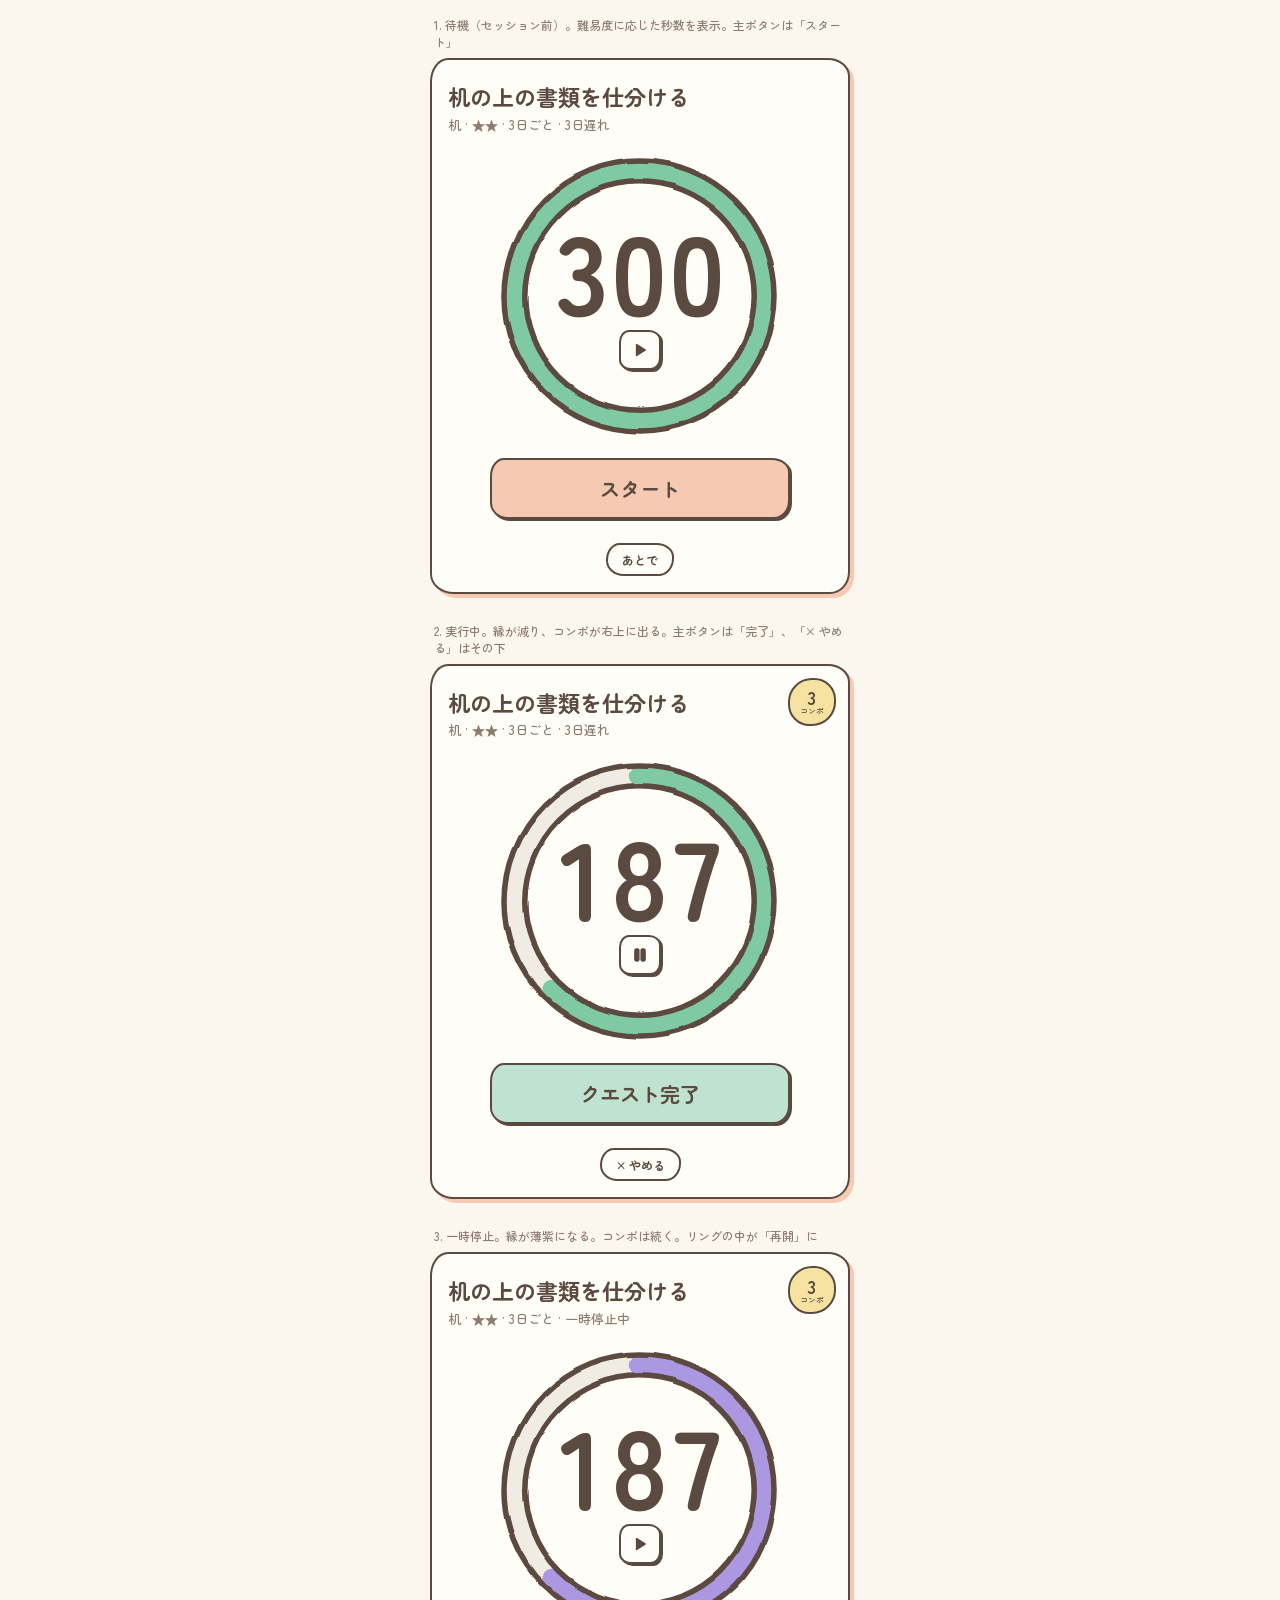
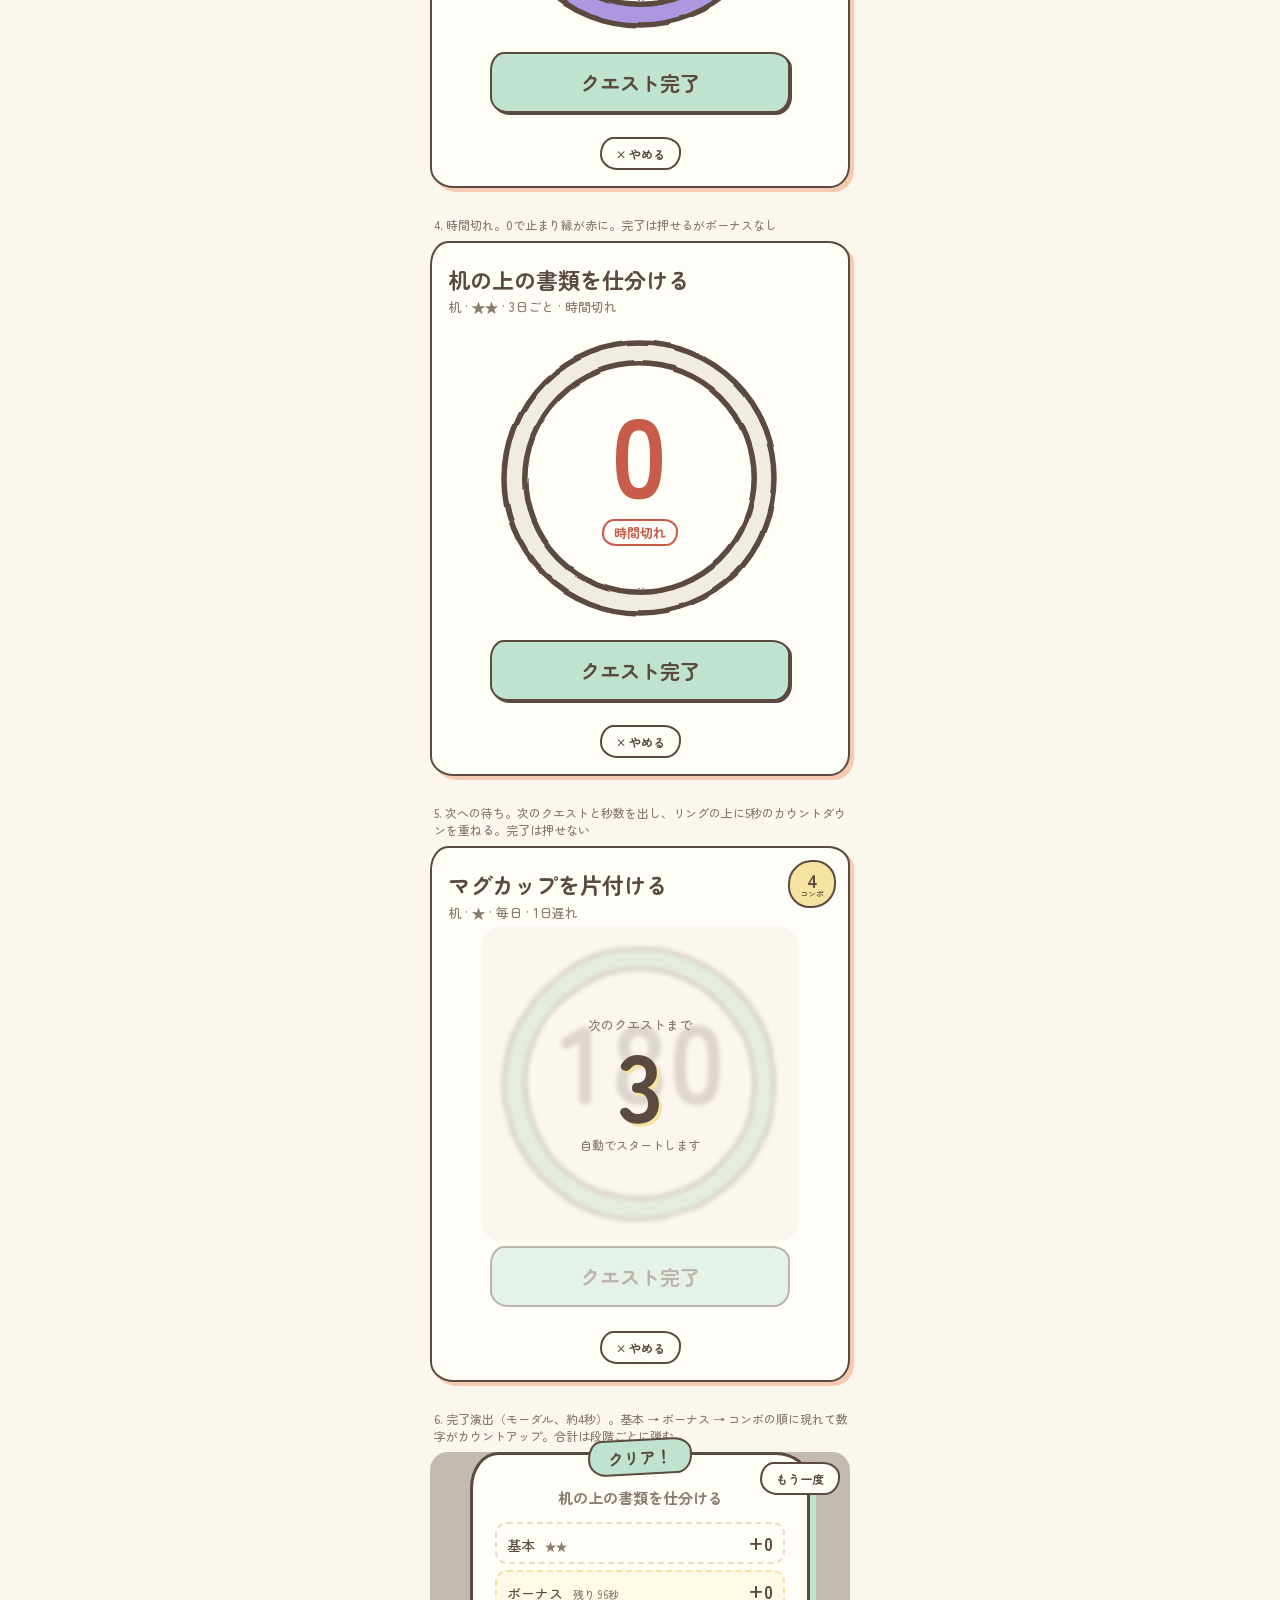
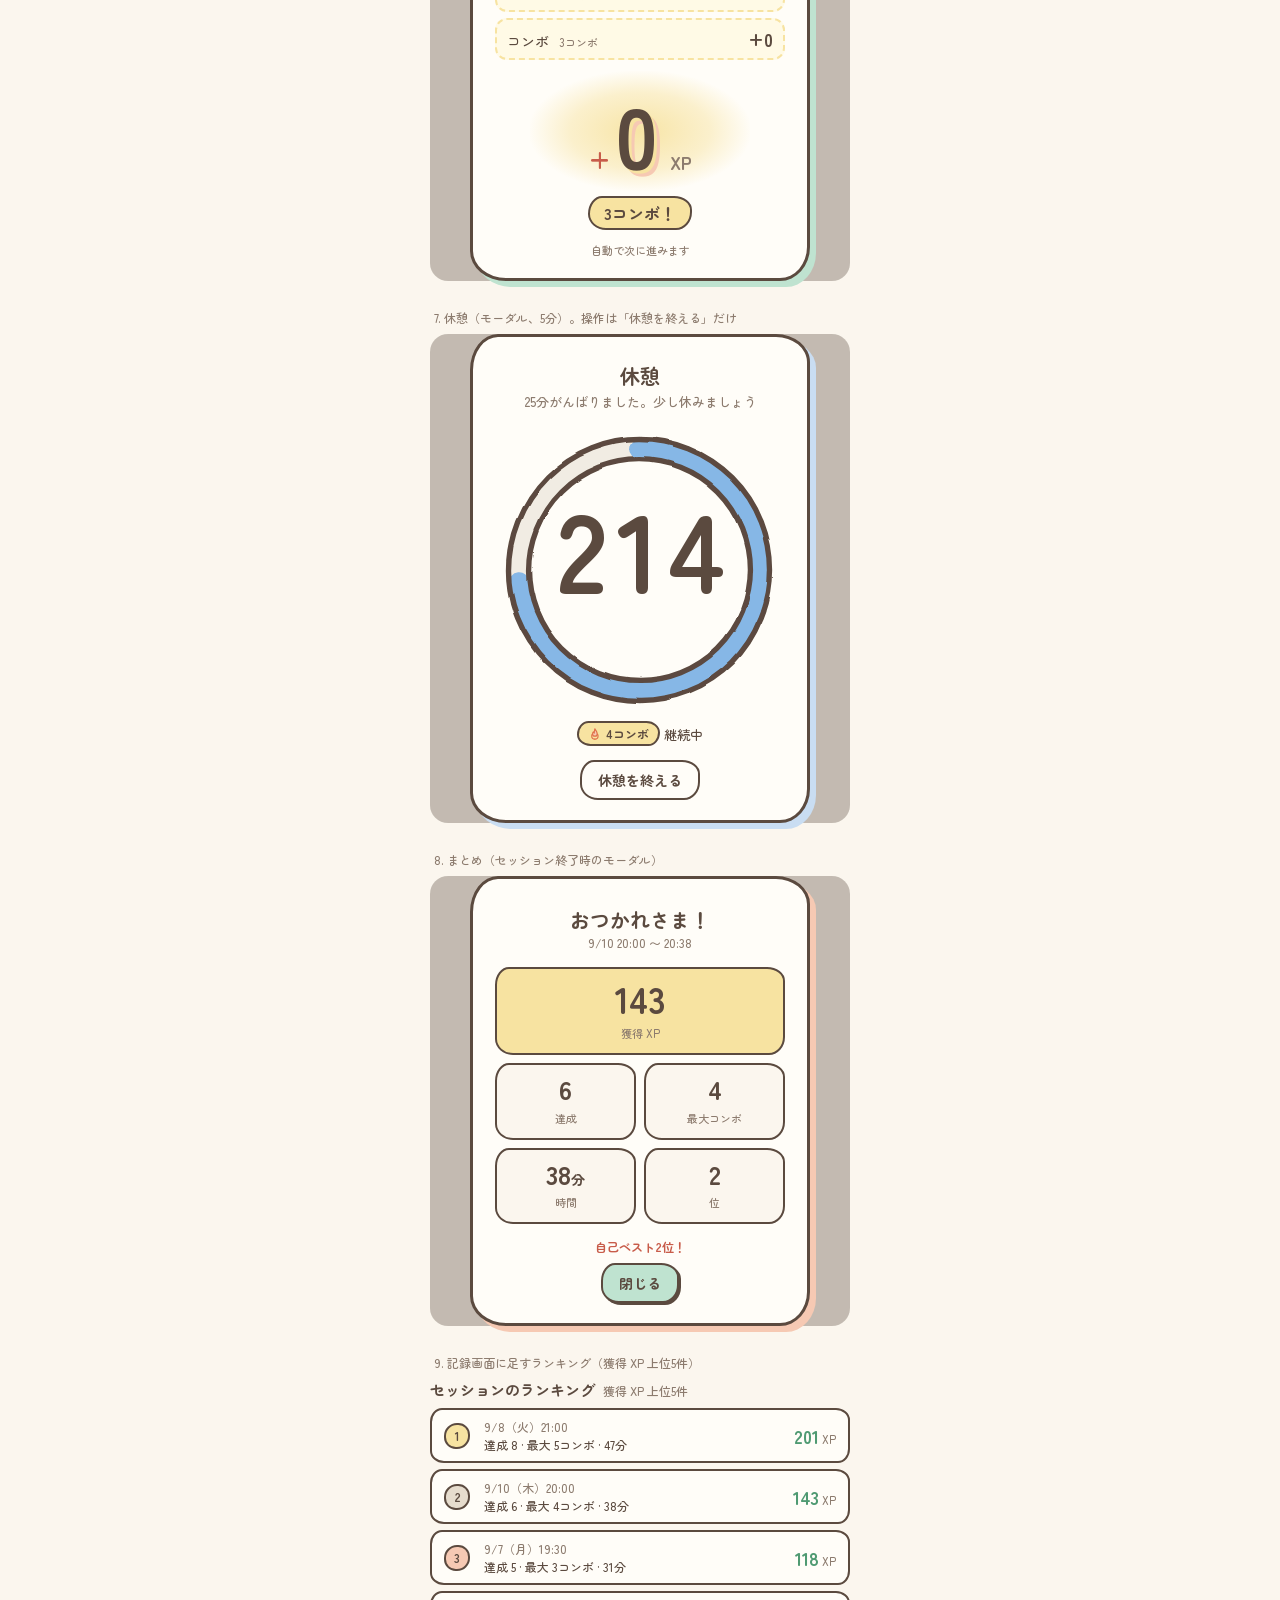
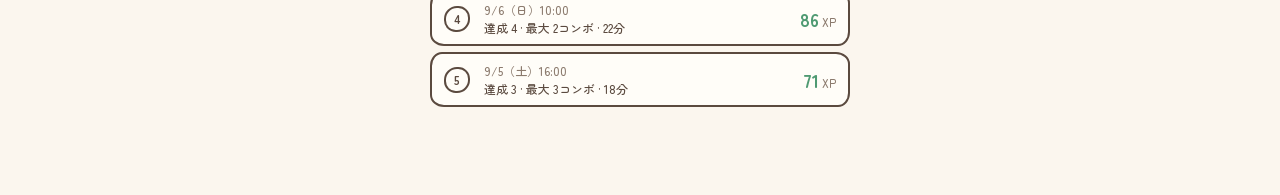
<file: dev/mockup-timer.html>
<!DOCTYPE html>
<html lang="ja">
<head>
  <meta charset="UTF-8">
  <meta name="viewport" content="width=device-width, initial-scale=1, viewport-fit=cover">
  <title>デザイン案: クエストのタイマー</title>
  <link href="https://fonts.googleapis.com/css2?family=Zen+Maru+Gothic:wght@500;700&display=swap" rel="stylesheet">
  <link rel="stylesheet" href="../style.css">
  <style>
    /* モックアップ用: 本文だけスクロールさせる構造を外し、縦に並べる */
    body { position: static; display: block; overflow: auto; height: auto; padding: 16px 16px 60px; }
    .mock-section { margin: 0 auto 28px; max-width: 420px; }
    .mock-label { font-size: 12px; color: var(--ink-soft); margin: 0 0 8px; padding-left: 4px; }
    .mock-modal { position: relative; inset: auto; min-height: 360px; border-radius: 18px; }

    /* ---- ここから実装で style.css に移す予定の指定 ---- */
    .focus-card { position: relative; }
    .focus-combo {
      display: inline-flex; align-items: center; gap: 4px;
      font-size: 12px; font-weight: 700; padding: 2px 9px;
      border: 2px solid var(--ink); border-radius: 12px 14px 12px 14px / 14px 12px 14px 12px;
      background: var(--yellow);
    }
    .focus-combo.is-zero { background: var(--line); color: var(--ink-soft); }
    .focus-head-right { display: flex; align-items: center; gap: 8px; }

    .qt { position: relative; display: flex; flex-direction: column; align-items: center; margin: 12px 0 4px; }
    .qt-dial { position: relative; width: min(300px, 100%); aspect-ratio: 1; }
    .qt-ring { width: 100%; height: 100%; overflow: visible; display: block; }
    .qt-ring .qt-track { fill: var(--paper); stroke: #f1ece3; stroke-width: 9; }
    .qt-ring .qt-fill { fill: none; stroke: #7fcaa2; stroke-width: 9; stroke-linecap: round; transform: rotate(-90deg); transform-origin: 50% 50%; }
    .qt-ring .qt-edge { fill: none; stroke: var(--ink); stroke-width: 2.4; }
    .qt.is-paused .qt-fill { stroke: #ab98e0; }
    .qt.is-timeup .qt-fill { stroke: #e6887a; }
    .qt-center { position: absolute; top: 0; left: 0; width: 100%; height: 100%; display: flex; flex-direction: column; align-items: center; justify-content: flex-start; padding-top: 22%; box-sizing: border-box; pointer-events: none; }
    .qt-seconds { height: 112px; display: flex; align-items: center; }
    .qt-slot { height: 40px; margin-top: 6px; display: flex; align-items: center; justify-content: center; }
    .qt-ctl { pointer-events: auto; width: 42px; height: 40px; display: flex; align-items: center; justify-content: center; border: 2.2px solid var(--ink); border-radius: 10px 12px 10px 12px / 12px 10px 12px 10px; background: var(--paper); color: var(--ink); box-shadow: 2px 2px 0 var(--ink); }
    .qt-ctl .icon { width: 20px; height: 20px; --icon-fill-a: currentColor; }
    .qt-ctl:active { transform: translate(2px, 2px); box-shadow: 0 0 0 var(--ink); }
    .qt-ctl:disabled { opacity: 0.35; box-shadow: none; }
    .qt-seconds { font-size: min(112px, 30vw); font-weight: 700; line-height: 1; font-variant-numeric: tabular-nums; letter-spacing: 0.01em; }
        .qt.is-timeup .qt-seconds { color: #c85c4a; }
    .qt-status { font-size: 13px; font-weight: 700; color: var(--ink-soft); padding: 2px 10px; border: 2px solid var(--line); border-radius: 12px 14px 12px 14px / 14px 12px 14px 12px; background: var(--bg); }
    .qt-timeup { font-size: 13px; font-weight: 700; color: #c85c4a; padding: 2px 10px; border: 2px solid #c85c4a; border-radius: 12px 14px 12px 14px / 14px 12px 14px 12px; }

    .qt-actions { display: flex; flex-direction: column; align-items: center; gap: 24px; margin-top: 12px; }
    .qt-main { width: 78%; font-size: 20px; padding: 14px 16px; }
    .qt-main.is-start { background: var(--peach); }
    .qt-main:disabled { opacity: 0.4; box-shadow: none; }
    .qt-subrow { display: flex; justify-content: center; width: 100%; }
    .qt-small { font-size: 12px; padding: 6px 14px; box-shadow: none; }
    .qt-small:active { transform: translate(1px, 1px); background: var(--bg); }
    .qt-small:disabled { opacity: 0.35; }
    .qt-quit { background: var(--paper); color: var(--ink); }

    /* 次への待ち: リングの上に重ねる */
    .qt-next {
      position: absolute; inset: -8px; z-index: 1; display: flex; flex-direction: column; align-items: center; justify-content: center;
      background: rgba(251, 246, 238, 0.82); border-radius: 20px; backdrop-filter: blur(2px);
    }
    .qt-next-label { font-size: 13px; color: var(--ink-soft); }
    .qt-next-num { font-size: 96px; font-weight: 700; line-height: 1; color: var(--ink); text-shadow: 3px 3px 0 var(--yellow); }
    .qt-next-sub { font-size: 12px; color: var(--ink-soft); margin-top: 6px; }

    /* 完了演出モーダル */
    .clear-card { position: relative; width: min(92vw, 340px); padding: 26px 22px 20px; text-align: center; background: var(--paper); border: 3px solid var(--ink); border-radius: 28px 34px 30px 36px / 36px 28px 34px 30px; box-shadow: 6px 6px 0 var(--mint); }
    .clear-ribbon { position: absolute; top: -16px; left: 50%; transform: translateX(-50%) rotate(-3deg); padding: 4px 18px; background: var(--mint); border: 2.4px solid var(--ink); border-radius: 14px 18px 16px 18px / 18px 14px 18px 16px; font-size: 16px; font-weight: 700; white-space: nowrap; }
    .clear-title { margin-top: 6px; font-size: 15px; font-weight: 700; color: var(--ink-soft); overflow-wrap: anywhere; }
    .clear-rows { margin: 14px 0 8px; display: flex; flex-direction: column; gap: 6px; text-align: left; }
    .clear-row { display: flex; justify-content: space-between; align-items: baseline; font-size: 14px; padding: 6px 10px; border: 2px dashed var(--line); border-radius: 12px; }
    .clear-row small { color: var(--ink-soft); font-size: 11px; margin-left: 6px; }
    .clear-row strong { font-size: 18px; font-variant-numeric: tabular-nums; }
    .clear-row.is-bonus { border-color: var(--yellow); background: #fffae6; }
    .clear-total { position: relative; margin-top: 14px; padding: 14px 0 8px; font-weight: 700; line-height: 1.1; font-variant-numeric: tabular-nums; display: flex; align-items: baseline; justify-content: center; gap: 4px; }
    /* 数字の後ろに黄色い光のにじみ */
    .clear-total::before { content: ''; position: absolute; left: 50%; top: 50%; width: 220px; height: 120px; transform: translate(-50%, -50%); background: radial-gradient(ellipse at center, rgba(247, 227, 161, 0.95) 0%, rgba(247, 227, 161, 0.5) 45%, rgba(247, 227, 161, 0) 72%); z-index: 0; pointer-events: none; }
    .clear-plus { position: relative; z-index: 1; font-size: 26px; color: #c85c4a; }
    .clear-num { position: relative; z-index: 1; font-size: 84px; display: inline-block; transform-origin: 50% 80%; color: var(--ink); text-shadow: 3px 3px 0 var(--yellow), 6px 6px 0 var(--peach); letter-spacing: 0.02em; }
    .clear-num.is-boing { animation: boing 0.32s ease-out; }
    .clear-total small { position: relative; z-index: 1; font-size: 18px; margin-left: 6px; color: var(--ink-soft); }
    .clear-spark { position: absolute; top: 12px; width: 26px; height: 26px; color: #c9a227; --icon-fill-a: var(--yellow); --icon-fill-b: var(--yellow); z-index: 1; opacity: 0; }
    .clear-spark.is-left { left: 14px; }
    .clear-spark.is-right { right: 14px; top: 30px; }
    .clear-card.is-final .clear-spark { animation: spark-pop 0.6s ease-out forwards; }
    .clear-card.is-final .clear-spark.is-right { animation-delay: 0.15s; }
    @keyframes spark-pop { 0% { transform: scale(0) rotate(-30deg); opacity: 0; } 60% { transform: scale(1.3) rotate(10deg); opacity: 1; } 100% { transform: scale(1) rotate(0); opacity: 1; } }
    @keyframes boing { 0% { transform: scale(1); } 40% { transform: scale(1.22); } 70% { transform: scale(0.94); } 100% { transform: scale(1); } }
    .clear-row, .clear-combo { transition: opacity 0.25s, transform 0.25s; }
    .clear-row.is-hidden, .clear-combo.is-hidden { opacity: 0; transform: translateY(6px); }
    .clear-card.is-pop { animation: levelup-card 0.6s cubic-bezier(0.2, 1.4, 0.4, 1); }
    .clear-combo { display: inline-block; margin-top: 8px; padding: 3px 14px; background: var(--yellow); border: 2.2px solid var(--ink); border-radius: 14px 18px 16px 18px / 18px 14px 18px 16px; font-weight: 700; }
    .clear-hint { margin-top: 12px; font-size: 11px; color: var(--ink-soft); }

    /* 休憩モーダル */
    .break-card { width: min(92vw, 340px); padding: 24px 22px 20px; text-align: center; background: var(--paper); border: 3px solid var(--ink); border-radius: 28px 34px 30px 36px / 36px 28px 34px 30px; box-shadow: 6px 6px 0 var(--sky); }
    .break-title { font-size: 20px; font-weight: 700; }
    .break-sub { font-size: 13px; color: var(--ink-soft); margin-top: 2px; }
    .break-card .qt { margin: 14px 0 6px; }
    .break-card .qt-fill { stroke: #86b7e6; }
    .break-note { font-size: 13px; margin: 6px 0 14px; }

    /* まとめモーダル */
    .sum-card { width: min(92vw, 340px); padding: 26px 22px 20px; text-align: center; background: var(--paper); border: 3px solid var(--ink); border-radius: 28px 34px 30px 36px / 36px 28px 34px 30px; box-shadow: 6px 6px 0 var(--peach); }
    .sum-title { font-size: 20px; font-weight: 700; }
    .sum-sub { font-size: 12px; color: var(--ink-soft); }
    .sum-grid { display: grid; grid-template-columns: 1fr 1fr; gap: 8px; margin: 16px 0 14px; }
    .sum-cell { padding: 10px 6px; border: 2.2px solid var(--ink); border-radius: 14px 18px 16px 18px / 18px 14px 18px 16px; background: var(--bg); }
    .sum-cell strong { display: block; font-size: 26px; line-height: 1.1; font-variant-numeric: tabular-nums; }
    .sum-cell span { font-size: 11px; color: var(--ink-soft); }
    .sum-cell.is-main { background: var(--yellow); grid-column: 1 / -1; }
    .sum-cell.is-main strong { font-size: 36px; }
    .sum-best { font-size: 12px; color: #c85c4a; font-weight: 700; margin-bottom: 8px; }

    /* 記録: ランキング */
    .rank-list { list-style: none; margin: 0; padding: 0; display: flex; flex-direction: column; gap: 6px; }
    .rank-row { display: grid; grid-template-columns: 30px 1fr auto; align-items: center; gap: 10px; padding: 8px 12px; background: var(--paper); border: 2px solid var(--ink); border-radius: 12px 14px 12px 14px / 14px 12px 14px 12px; }
    .rank-no { width: 26px; height: 26px; display: flex; align-items: center; justify-content: center; border: 2px solid var(--ink); border-radius: 50% 45% 50% 45%; font-size: 12px; font-weight: 700; background: var(--paper); }
    .rank-row:nth-child(1) .rank-no { background: var(--yellow); }
    .rank-row:nth-child(2) .rank-no { background: var(--line); }
    .rank-row:nth-child(3) .rank-no { background: var(--peach); }
    .rank-body { display: flex; flex-direction: column; gap: 1px; min-width: 0; }
    .rank-date { font-size: 12px; color: var(--ink-soft); }
    .rank-meta { font-size: 12px; }
    .rank-xp { font-size: 18px; font-weight: 700; color: #4f9a72; font-variant-numeric: tabular-nums; white-space: nowrap; }
    .rank-xp small { font-size: 11px; color: var(--ink-soft); font-weight: 500; }
  
    /* タイマー右上のコンボ */
    .qt-combo {
      position: absolute; right: 12px; top: 12px; z-index: 2;
      width: 48px; height: 48px; display: flex; flex-direction: column; align-items: center; justify-content: center;
      border: 2.2px solid var(--ink); border-radius: 50% 45% 50% 45%; background: var(--yellow); line-height: 1;
    }
    .qt-combo strong { font-size: 18px; font-weight: 700; }
    .qt-combo small { font-size: 8px; margin-top: 1px; }
    
  
    /* コンボの札と重ならないよう、タイトルとメモは右側を空けて折り返す */
    .focus-card.has-combo .focus-title,
    .focus-card.has-combo .focus-meta { padding-right: 60px; }
    
  
    /* タイマーの数字は1桁ずつ同じ幅で並べる */
    .qt-seconds span { display: inline-block; width: 0.51em; text-align: center; }
    
  </style>
</head>
<body>
  <svg width="0" height="0" style="position:absolute" aria-hidden="true">
    <defs>
      <symbol id="i-pause" viewBox="0 0 24 24">
        <rect x="6" y="5" width="4.5" height="14" rx="1.5" style="fill:var(--icon-fill-a, none)"/>
        <rect x="13.5" y="5" width="4.5" height="14" rx="1.5" style="fill:var(--icon-fill-a, none)"/>
      </symbol>
      <symbol id="i-play" viewBox="0 0 24 24">
        <path d="M8 5.5v13l10-6.5Z" style="fill:var(--icon-fill-a, none)"/>
      </symbol>
      <symbol id="i-sparkle" viewBox="0 0 24 24">
        <path d="M12 3c.6 4.2 2.4 6.4 7 7-4.6.6-6.4 2.8-7 7-.6-4.2-2.4-6.4-7-7 4.6-.6 6.4-2.8 7-7Z" style="fill:var(--icon-fill-a, none)"/>
        <path d="M18.5 15c.3 1.7 1 2.6 2.5 3-1.5.4-2.2 1.3-2.5 3-.3-1.7-1-2.6-2.5-3 1.5-.4 2.2-1.3 2.5-3Z" style="fill:var(--icon-fill-b, none)" stroke-width="1.4"/>
      </symbol>
      <symbol id="i-flame" viewBox="0 0 24 24">
        <path d="M12 3c1 3 4 4.5 4 9a4 4 0 0 1-8 0c0-1.5.6-2.6 1.3-3.4.3 1 .9 1.6 1.7 1.9C10.5 8 11.5 5.5 12 3Z" style="fill:var(--icon-fill-a, none)"/>
        <path d="M12 21a5.5 5.5 0 0 1-5.5-5.5c0-1.2.4-2.2 1-3" fill="none"/>
        <path d="M12 21a5.5 5.5 0 0 0 5.5-5.5c0-1.2-.4-2.2-1-3" fill="none"/>
      </symbol>
    </defs>
  </svg>

  <!-- 1 -->
  <section class="mock-section">
    <p class="mock-label">1. 待機（セッション前）。難易度に応じた秒数を表示。主ボタンは「スタート」</p>
    <div class="focus-card">
      <div class="focus-head">
        <span></span>
        <span class="focus-head-right"></span>
      </div>
      <div class="focus-title">机の上の書類を仕分ける</div>
      <div class="focus-meta">机 · ★★ · 3日ごと · 3日遅れ</div>
      <div class="qt">
        <div class="qt-dial">
          <svg class="qt-ring" viewBox="0 0 130 130"><g filter="url(#wobble)">
            <circle class="qt-track" cx="65" cy="65" r="54"/>
            <circle class="qt-fill" cx="65" cy="65" r="54" stroke-dasharray="339.3" stroke-dashoffset="0"/>
            <circle class="qt-edge" cx="65" cy="65" r="58.5"/><circle class="qt-edge" cx="65" cy="65" r="49.5"/>
          </g></svg>
          <div class="qt-center"><div class="qt-seconds"><span>3</span><span>0</span><span>0</span></div><div class="qt-slot"><button class="qt-ctl" aria-label="スタート"><svg class="icon" aria-hidden="true"><use href="#i-play"/></svg></button></div></div>
          
        </div>
      </div>
      <div class="qt-actions">
        <button class="btn btn-primary qt-main is-start">スタート</button>
        <div class="qt-subrow"><button class="btn qt-small">あとで</button></div>
      </div>
    </div>
  </section>

  <!-- 2 -->
  <section class="mock-section">
    <p class="mock-label">2. 実行中。縁が減り、コンボが右上に出る。主ボタンは「完了」、「× やめる」はその下</p>
    <div class="focus-card has-combo">
      <div class="focus-head">
        <span></span>
        <span class="focus-head-right"></span>
      </div>
      <div class="focus-title">机の上の書類を仕分ける</div>
      <div class="focus-meta">机 · ★★ · 3日ごと · 3日遅れ</div>
      <div class="qt">
        <div class="qt-dial">
          <svg class="qt-ring" viewBox="0 0 130 130"><g filter="url(#wobble)">
            <circle class="qt-track" cx="65" cy="65" r="54"/>
            <circle class="qt-fill" cx="65" cy="65" r="54" stroke-dasharray="339.3" stroke-dashoffset="128"/>
            <circle class="qt-edge" cx="65" cy="65" r="58.5"/><circle class="qt-edge" cx="65" cy="65" r="49.5"/>
          </g></svg>
          <div class="qt-center"><div class="qt-seconds"><span>1</span><span>8</span><span>7</span></div><div class="qt-slot"><button class="qt-ctl" aria-label="一時停止"><svg class="icon" aria-hidden="true"><use href="#i-pause"/></svg></button></div></div>
          
        </div>
      </div>
      <div class="qt-actions">
        <button class="btn btn-primary qt-main ">クエスト完了</button>
        <div class="qt-subrow"><button class="btn qt-small qt-quit">× やめる</button></div>
      </div>
      <div class="qt-combo"><strong>3</strong><small>コンボ</small></div>
    </div>
  </section>

  <!-- 3 -->
  <section class="mock-section">
    <p class="mock-label">3. 一時停止。縁が薄紫になる。コンボは続く。リングの中が「再開」に</p>
    <div class="focus-card has-combo">
      <div class="focus-head">
        <span></span>
        <span class="focus-head-right"></span>
      </div>
      <div class="focus-title">机の上の書類を仕分ける</div>
      <div class="focus-meta">机 · ★★ · 3日ごと · 一時停止中</div>
      <div class="qt is-paused">
        <div class="qt-dial">
          <svg class="qt-ring" viewBox="0 0 130 130"><g filter="url(#wobble)">
            <circle class="qt-track" cx="65" cy="65" r="54"/>
            <circle class="qt-fill" cx="65" cy="65" r="54" stroke-dasharray="339.3" stroke-dashoffset="128"/>
            <circle class="qt-edge" cx="65" cy="65" r="58.5"/><circle class="qt-edge" cx="65" cy="65" r="49.5"/>
          </g></svg>
          <div class="qt-center"><div class="qt-seconds"><span>1</span><span>8</span><span>7</span></div><div class="qt-slot"><button class="qt-ctl" aria-label="再開"><svg class="icon" aria-hidden="true"><use href="#i-play"/></svg></button></div></div>
          
        </div>
      </div>
      <div class="qt-actions">
        <button class="btn btn-primary qt-main ">クエスト完了</button>
        <div class="qt-subrow"><button class="btn qt-small qt-quit">× やめる</button></div>
      </div>
      <div class="qt-combo"><strong>3</strong><small>コンボ</small></div>
    </div>
  </section>

  <!-- 4 -->
  <section class="mock-section">
    <p class="mock-label">4. 時間切れ。0で止まり縁が赤に。完了は押せるがボーナスなし</p>
    <div class="focus-card">
      <div class="focus-head">
        <span></span>
        <span class="focus-head-right"></span>
      </div>
      <div class="focus-title">机の上の書類を仕分ける</div>
      <div class="focus-meta">机 · ★★ · 3日ごと · 時間切れ</div>
      <div class="qt is-timeup">
        <div class="qt-dial">
          <svg class="qt-ring" viewBox="0 0 130 130"><g filter="url(#wobble)">
            <circle class="qt-track" cx="65" cy="65" r="54"/>
            <circle class="qt-fill" cx="65" cy="65" r="54" stroke-dasharray="339.3" stroke-dashoffset="339.3"/>
            <circle class="qt-edge" cx="65" cy="65" r="58.5"/><circle class="qt-edge" cx="65" cy="65" r="49.5"/>
          </g></svg>
          <div class="qt-center"><div class="qt-seconds"><span>0</span></div><div class="qt-slot"><div class="qt-timeup">時間切れ</div></div></div>
          
        </div>
      </div>
      <div class="qt-actions">
        <button class="btn btn-primary qt-main ">クエスト完了</button>
        <div class="qt-subrow"><button class="btn qt-small qt-quit">× やめる</button></div>
      </div>
    </div>
  </section>

  <!-- 5 -->
  <section class="mock-section">
    <p class="mock-label">5. 次への待ち。次のクエストと秒数を出し、リングの上に5秒のカウントダウンを重ねる。完了は押せない</p>
    <div class="focus-card has-combo">
      <div class="focus-head">
        <span></span>
        <span class="focus-head-right"></span>
      </div>
      <div class="focus-title">マグカップを片付ける</div>
      <div class="focus-meta">机 · ★ · 毎日 · 1日遅れ</div>
      <div class="qt">
        <div class="qt-dial">
          <svg class="qt-ring" viewBox="0 0 130 130"><g filter="url(#wobble)">
            <circle class="qt-track" cx="65" cy="65" r="54"/>
            <circle class="qt-fill" cx="65" cy="65" r="54" stroke-dasharray="339.3" stroke-dashoffset="0"/>
            <circle class="qt-edge" cx="65" cy="65" r="58.5"/><circle class="qt-edge" cx="65" cy="65" r="49.5"/>
          </g></svg>
          <div class="qt-center"><div class="qt-seconds"><span>1</span><span>8</span><span>0</span></div><div class="qt-slot"></div></div>
          <div class="qt-next">
            <div class="qt-next-label">次のクエストまで</div>
            <div class="qt-next-num">3</div>
            <div class="qt-next-sub">自動でスタートします</div>
          </div>
        </div>
      </div>
      <div class="qt-actions">
        <button class="btn btn-primary qt-main " disabled>クエスト完了</button>
        <div class="qt-subrow"><button class="btn qt-small qt-quit">× やめる</button></div>
      </div>
      <div class="qt-combo"><strong>4</strong><small>コンボ</small></div>
    </div>
  </section>

  <!-- 6 -->
  <section class="mock-section">
    <p class="mock-label">6. 完了演出（モーダル、約4秒）。基本 → ボーナス → コンボの順に現れて数字がカウントアップ。合計は段階ごとに弾む</p>
    <div class="sheet-backdrop mock-modal" style="display:flex;align-items:center;justify-content:center">
      <div class="clear-card" id="clear-card">
        <div class="clear-ribbon">クリア！</div>
        <div class="clear-title">机の上の書類を仕分ける</div>
        <div class="clear-rows">
          <div class="clear-row" data-step="0"><span>基本 <small>★★</small></span><strong>+0</strong></div>
          <div class="clear-row is-bonus" data-step="1"><span>ボーナス <small>残り 96秒</small></span><strong>+0</strong></div>
          <div class="clear-row is-bonus" data-step="2"><span>コンボ <small>3コンボ</small></span><strong>+0</strong></div>
        </div>
        <div class="clear-total"><svg class="icon clear-spark is-left" aria-hidden="true"><use href="#i-sparkle"/></svg><span class="clear-plus">+</span><span class="clear-num">0</span><small>XP</small><svg class="icon clear-spark is-right" aria-hidden="true"><use href="#i-sparkle"/></svg></div>
        <div class="clear-combo" data-step="3">3コンボ！</div>
        <div class="clear-hint">自動で次に進みます</div>
      </div>
      <button class="btn qt-small" id="replay" style="position:absolute;right:10px;top:10px">もう一度</button>
    </div>
  </section>

  <!-- 7 -->
  <section class="mock-section">
    <p class="mock-label">7. 休憩（モーダル、5分）。操作は「休憩を終える」だけ</p>
    <div class="sheet-backdrop mock-modal" style="display:flex;align-items:center;justify-content:center">
      <div class="break-card">
        <div class="break-title">休憩</div>
        <div class="break-sub">25分がんばりました。少し休みましょう</div>
        <div class="qt">
        <div class="qt-dial">
          <svg class="qt-ring" viewBox="0 0 130 130"><g filter="url(#wobble)">
            <circle class="qt-track" cx="65" cy="65" r="54"/>
            <circle class="qt-fill" cx="65" cy="65" r="54" stroke-dasharray="339.3" stroke-dashoffset="90"/>
            <circle class="qt-edge" cx="65" cy="65" r="58.5"/><circle class="qt-edge" cx="65" cy="65" r="49.5"/>
          </g></svg>
          <div class="qt-center"><div class="qt-seconds"><span>2</span><span>1</span><span>4</span></div><div class="qt-slot"></div></div>
          
        </div>
      </div>
        <div class="break-note"><span class="focus-combo"><svg class="icon icon-flame" aria-hidden="true"><use href="#i-flame"/></svg>4コンボ</span> 継続中</div>
        <button class="btn">休憩を終える</button>
      </div>
    </div>
  </section>

  <!-- 8 -->
  <section class="mock-section">
    <p class="mock-label">8. まとめ（セッション終了時のモーダル）</p>
    <div class="sheet-backdrop mock-modal" style="display:flex;align-items:center;justify-content:center">
      <div class="sum-card">
        <div class="sum-title">おつかれさま！</div>
        <div class="sum-sub">9/10 20:00 〜 20:38</div>
        <div class="sum-grid">
          <div class="sum-cell is-main"><strong>143</strong><span>獲得 XP</span></div>
          <div class="sum-cell"><strong>6</strong><span>達成</span></div>
          <div class="sum-cell"><strong>4</strong><span>最大コンボ</span></div>
          <div class="sum-cell"><strong>38<small style="font-size:14px">分</small></strong><span>時間</span></div>
          <div class="sum-cell"><strong>2</strong><span>位</span></div>
        </div>
        <div class="sum-best">自己ベスト2位！</div>
        <button class="btn btn-primary">閉じる</button>
      </div>
    </div>
  </section>

  <!-- 9 -->
  <section class="mock-section">
    <p class="mock-label">9. 記録画面に足すランキング（獲得 XP 上位5件）</p>
    <h2 class="log-heading">セッションのランキング <span class="log-sub">獲得 XP 上位5件</span></h2>
    <ul class="rank-list">
      <li class="rank-row"><span class="rank-no">1</span><span class="rank-body"><span class="rank-date">9/8（火）21:00</span><span class="rank-meta">達成 8 · 最大 5コンボ · 47分</span></span><span class="rank-xp">201<small> XP</small></span></li>
      <li class="rank-row"><span class="rank-no">2</span><span class="rank-body"><span class="rank-date">9/10（木）20:00</span><span class="rank-meta">達成 6 · 最大 4コンボ · 38分</span></span><span class="rank-xp">143<small> XP</small></span></li>
      <li class="rank-row"><span class="rank-no">3</span><span class="rank-body"><span class="rank-date">9/7（月）19:30</span><span class="rank-meta">達成 5 · 最大 3コンボ · 31分</span></span><span class="rank-xp">118<small> XP</small></span></li>
      <li class="rank-row"><span class="rank-no">4</span><span class="rank-body"><span class="rank-date">9/6（日）10:00</span><span class="rank-meta">達成 4 · 最大 2コンボ · 22分</span></span><span class="rank-xp">86<small> XP</small></span></li>
      <li class="rank-row"><span class="rank-no">5</span><span class="rank-body"><span class="rank-date">9/5（土）16:00</span><span class="rank-meta">達成 3 · 最大 3コンボ · 18分</span></span><span class="rank-xp">71<small> XP</small></span></li>
    </ul>
  </section>

  <div class="fx-layer" id="fx-layer" aria-hidden="true"></div>
  <script src="../game.js"></script>
  <script src="../effects.js"></script>
  <script>
    // 完了演出の再生（モックアップ用）
    let clearTimers = [];
    function later(fn, ms) { clearTimers.push(setTimeout(fn, ms)); }
    function playClear() {
      // 前の再生が残っていたら止める
      clearTimers.forEach(clearTimeout); clearTimers = [];
      const card = document.getElementById('clear-card');
      const rows = [...card.querySelectorAll('[data-step]')];
      rows.forEach((r) => r.classList.add('is-hidden'));
      card.querySelectorAll('.clear-row strong').forEach((el) => { el.textContent = '+0'; });
      const num = card.querySelector('.clear-num');
      num.textContent = '0';
      card.classList.remove('is-pop', 'is-final'); void card.offsetWidth; card.classList.add('is-pop');
      const r = card.getBoundingClientRect();
      const cx = r.left + r.width / 2, cy = r.top + r.height / 2;
      burstAt(cx, r.top + 10, 36, 220);
      later(() => burstAt(r.left + 20, cy, 18, 150), 200);
      later(() => burstAt(r.right - 20, cy, 18, 150), 350);
      const values = [25, 10, 3];
      let total = 0;
      const boing = () => { num.classList.remove('is-boing'); void num.offsetWidth; num.classList.add('is-boing'); };
      values.forEach((v, i) => {
        later(() => {
          rows[i].classList.remove('is-hidden');
          const strong = rows[i].querySelector('strong');
          const from = total;
          // 数字は段階的に増やし、増えるたびに合計をボインと弾ませる（最大8段階）
          const steps = Math.min(v, 8);
          for (let k = 1; k <= steps; k++) {
            later(() => {
              const cur = Math.round(v * k / steps);
              strong.textContent = '+' + cur;
              num.textContent = from + cur;
              boing();
              if (k === steps) total = from + v;
            }, Math.round(650 * k / steps));
          }
        }, 500 + i * 900);
      });
      later(() => { rows[3].classList.remove('is-hidden'); card.classList.add('is-final'); burstAt(cx, cy + 40, 30, 200); boing(); }, 500 + 3 * 900);
    }
    document.getElementById('replay').addEventListener('click', playClear);
    window.addEventListener('load', () => setTimeout(playClear, 800));
  </script>
  <svg width="0" height="0" style="position:absolute" aria-hidden="true">
    <filter id="wobble" x="-5%" y="-5%" width="110%" height="110%">
      <feTurbulence type="fractalNoise" baseFrequency="0.035" numOctaves="2" seed="7" result="noise"/>
      <feDisplacementMap in="SourceGraphic" in2="noise" scale="2.2" xChannelSelector="R" yChannelSelector="G"/>
    </filter>
  </svg>
</body>
</html>
</file>
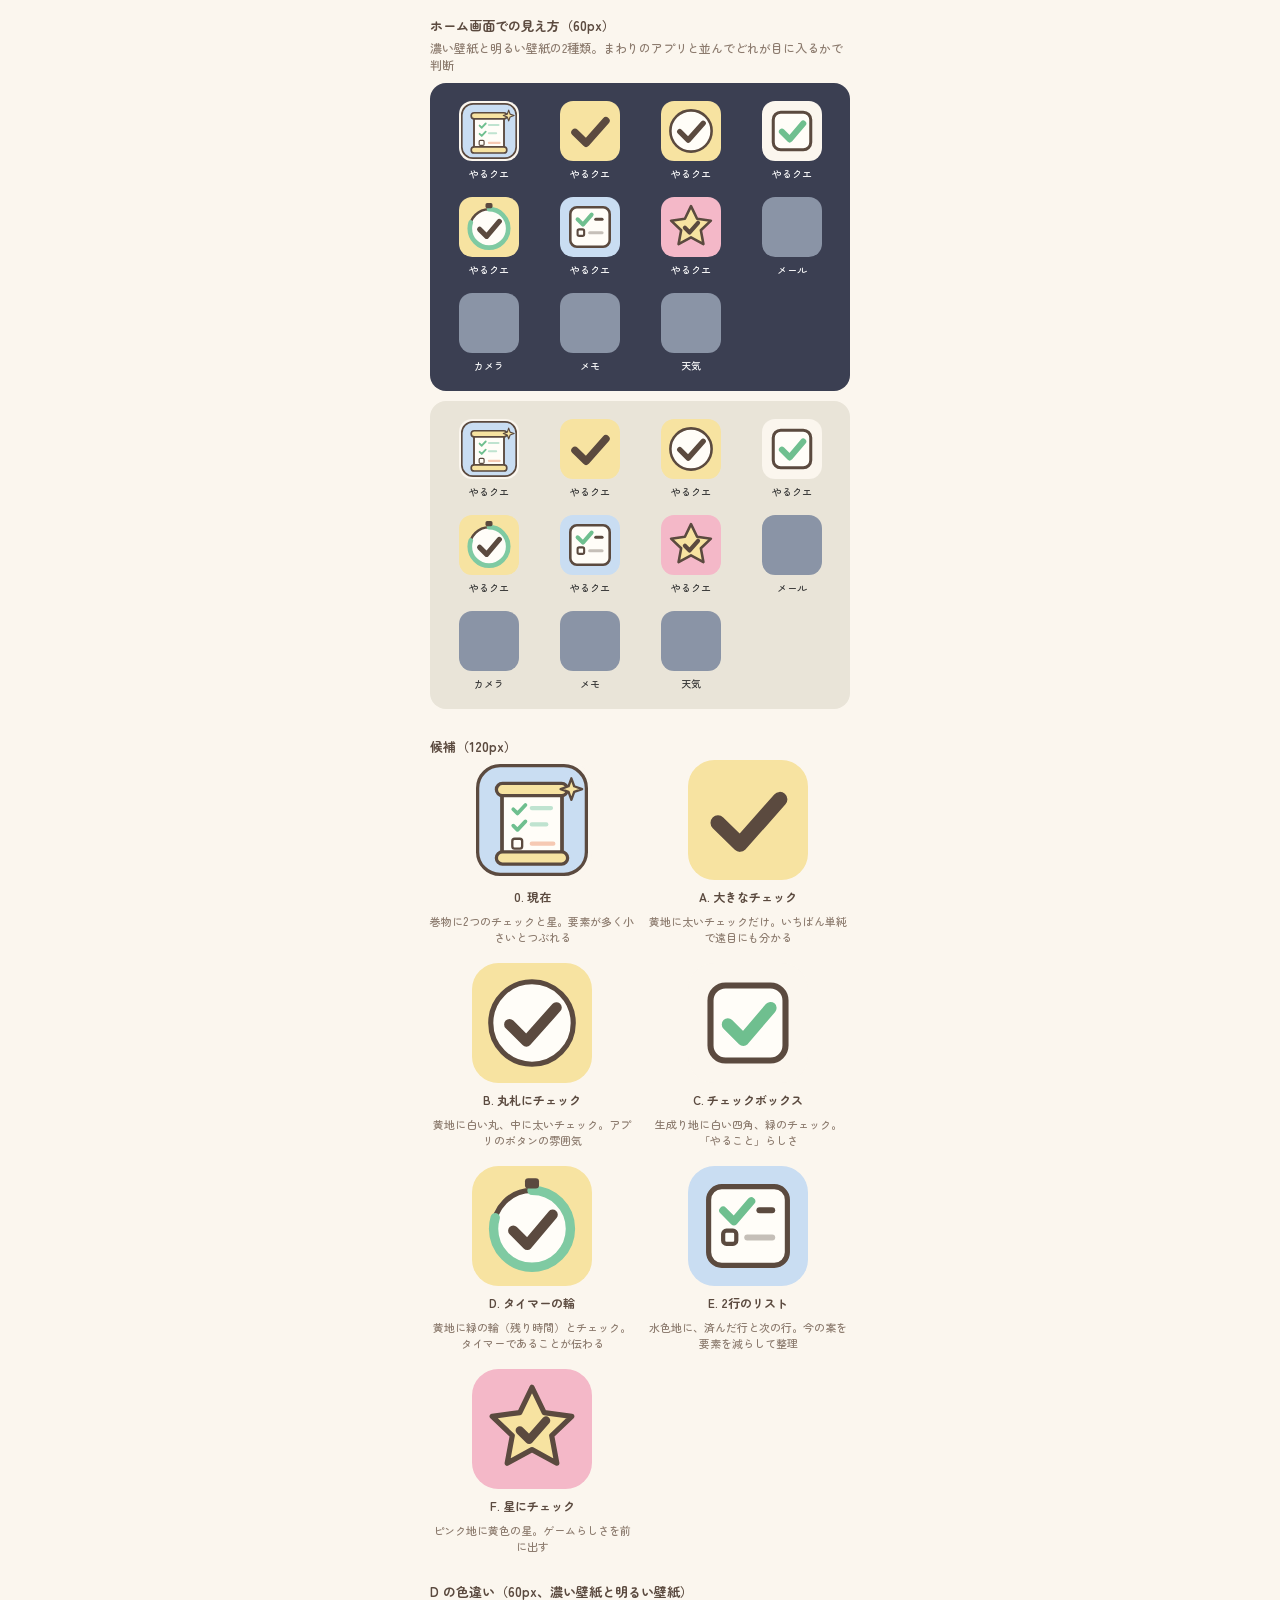
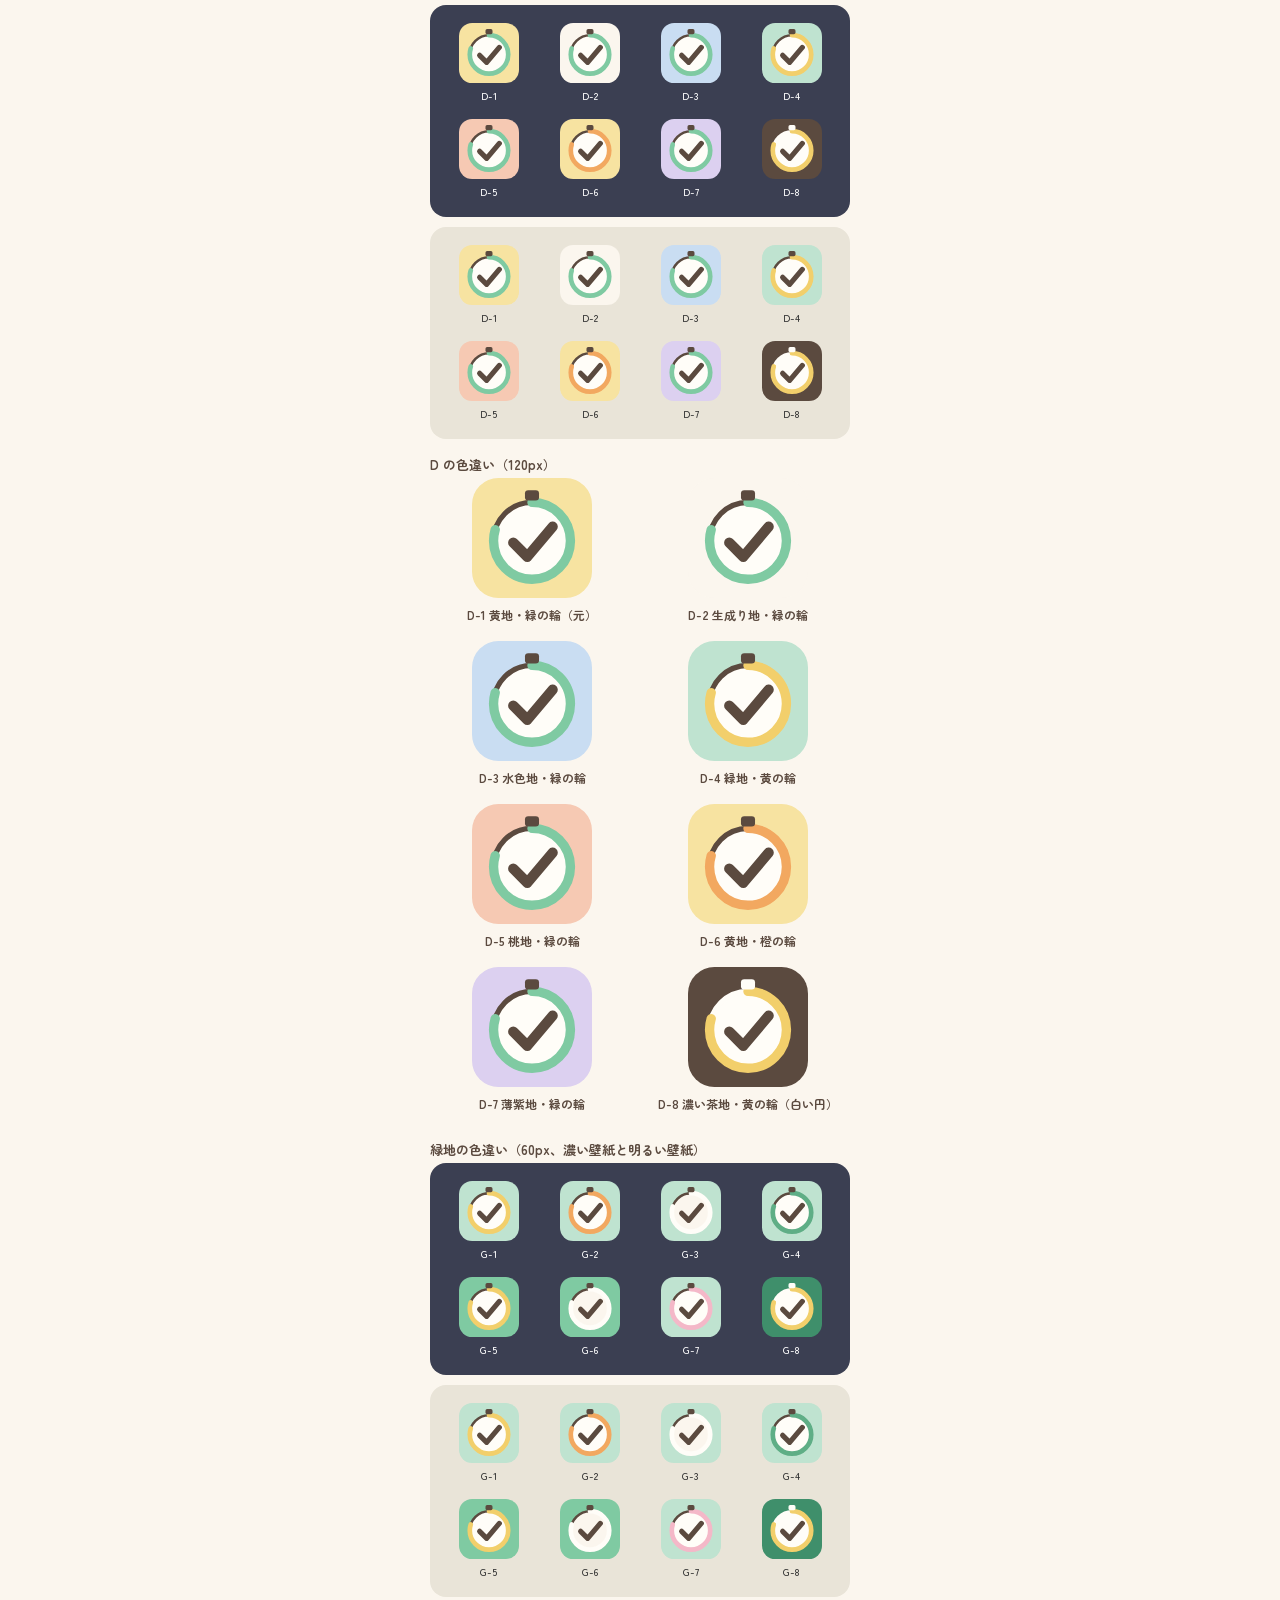
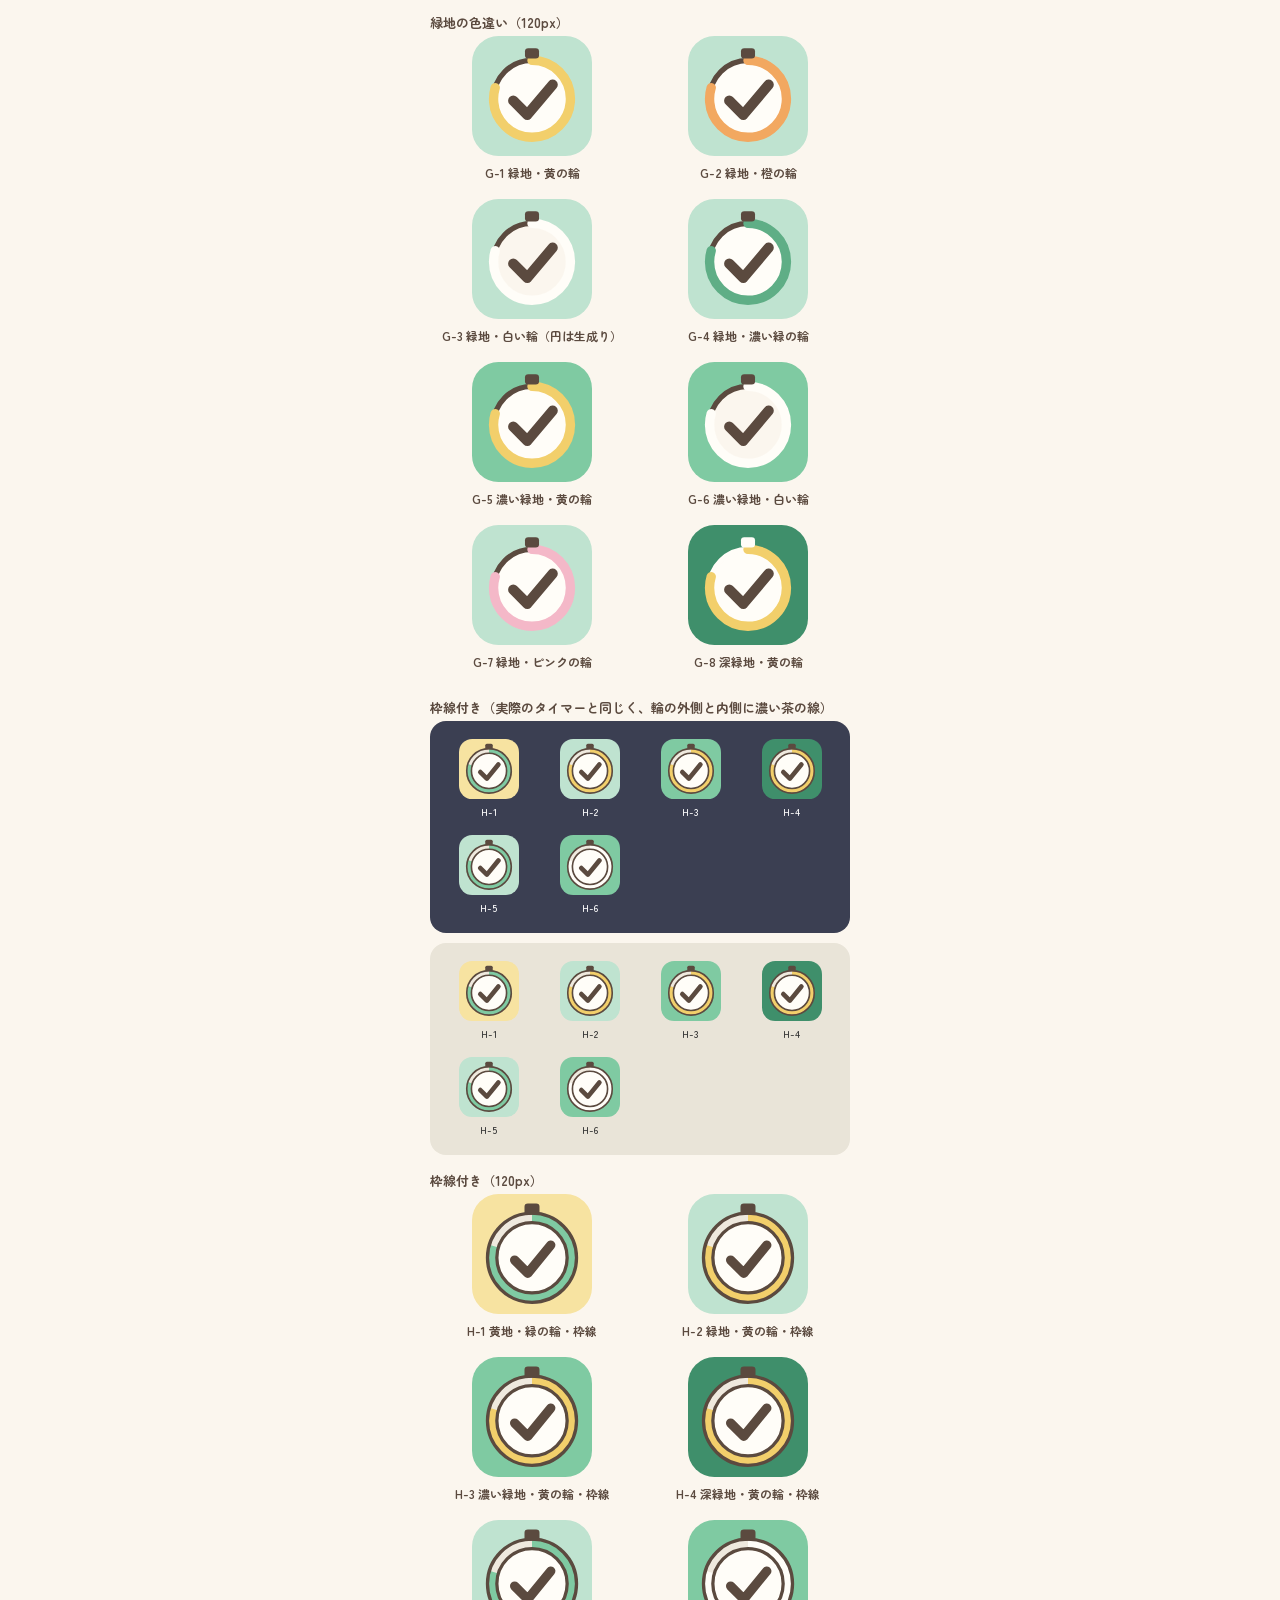
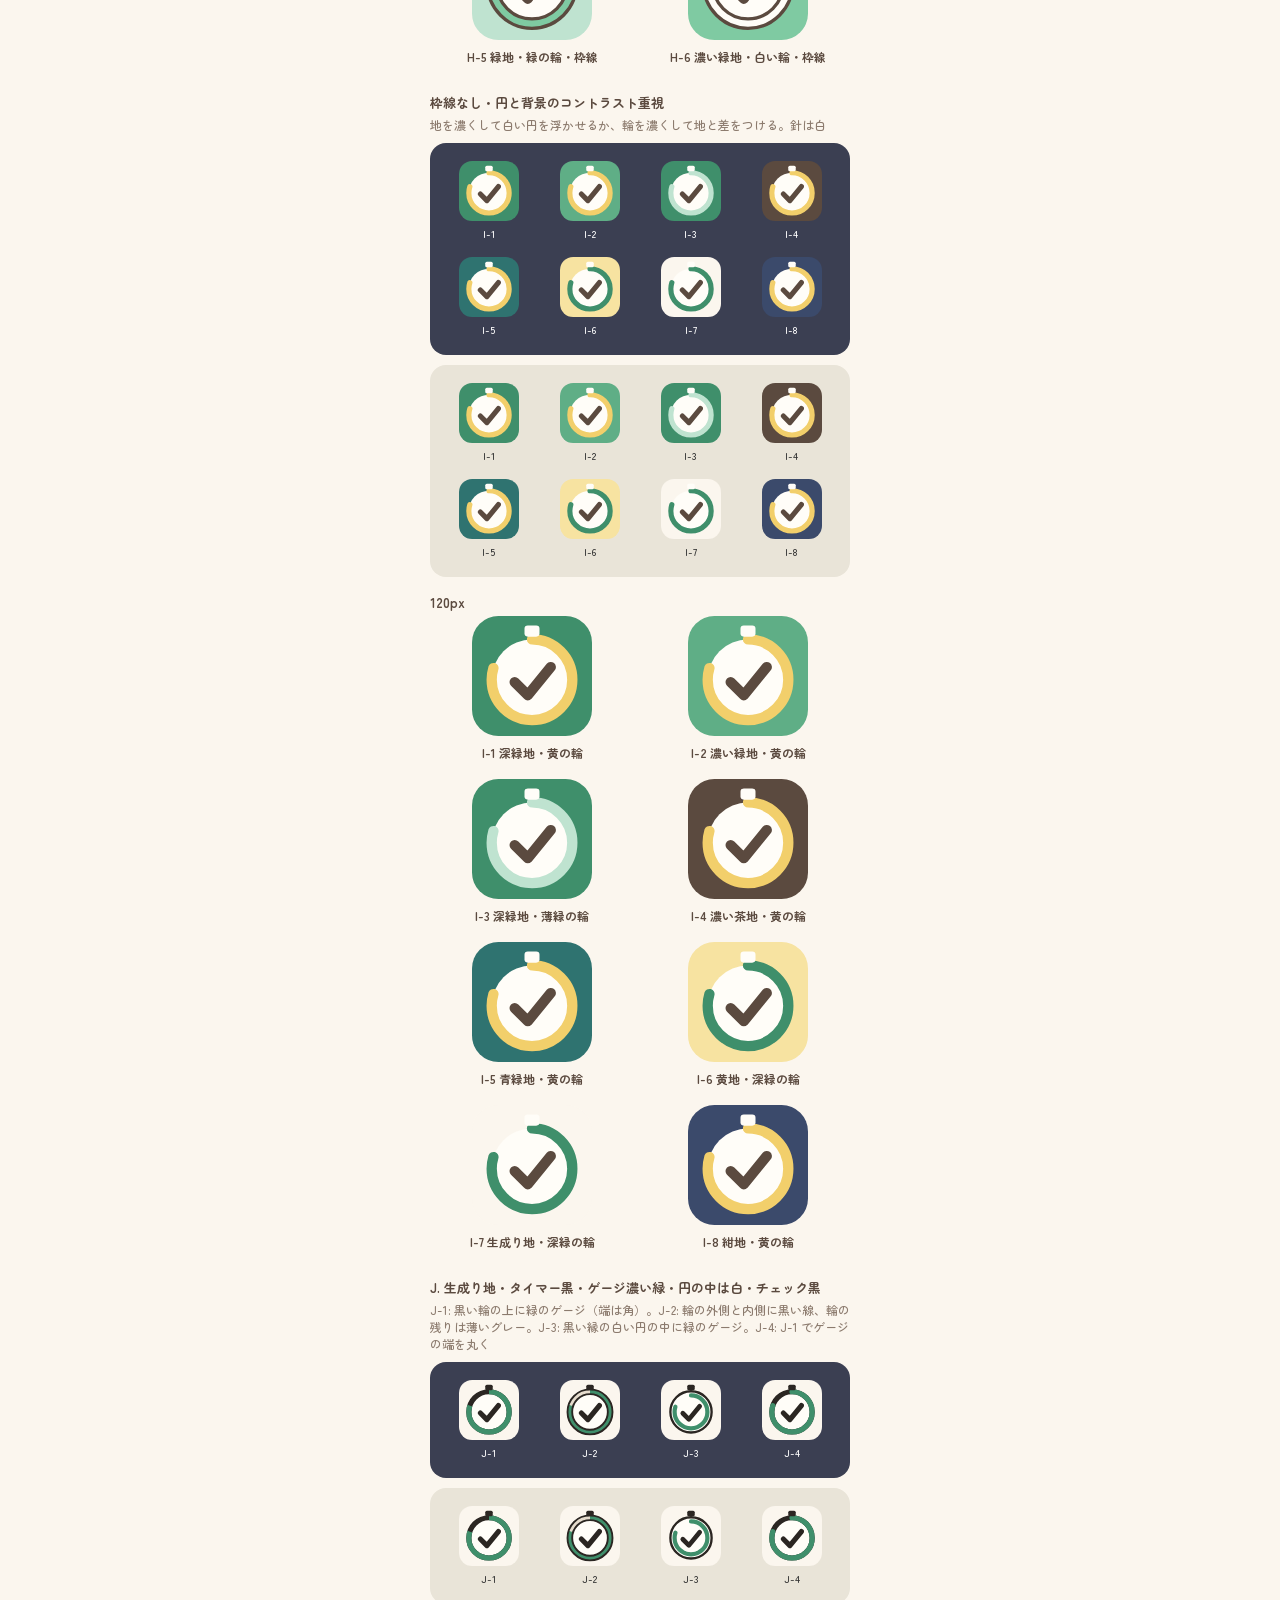
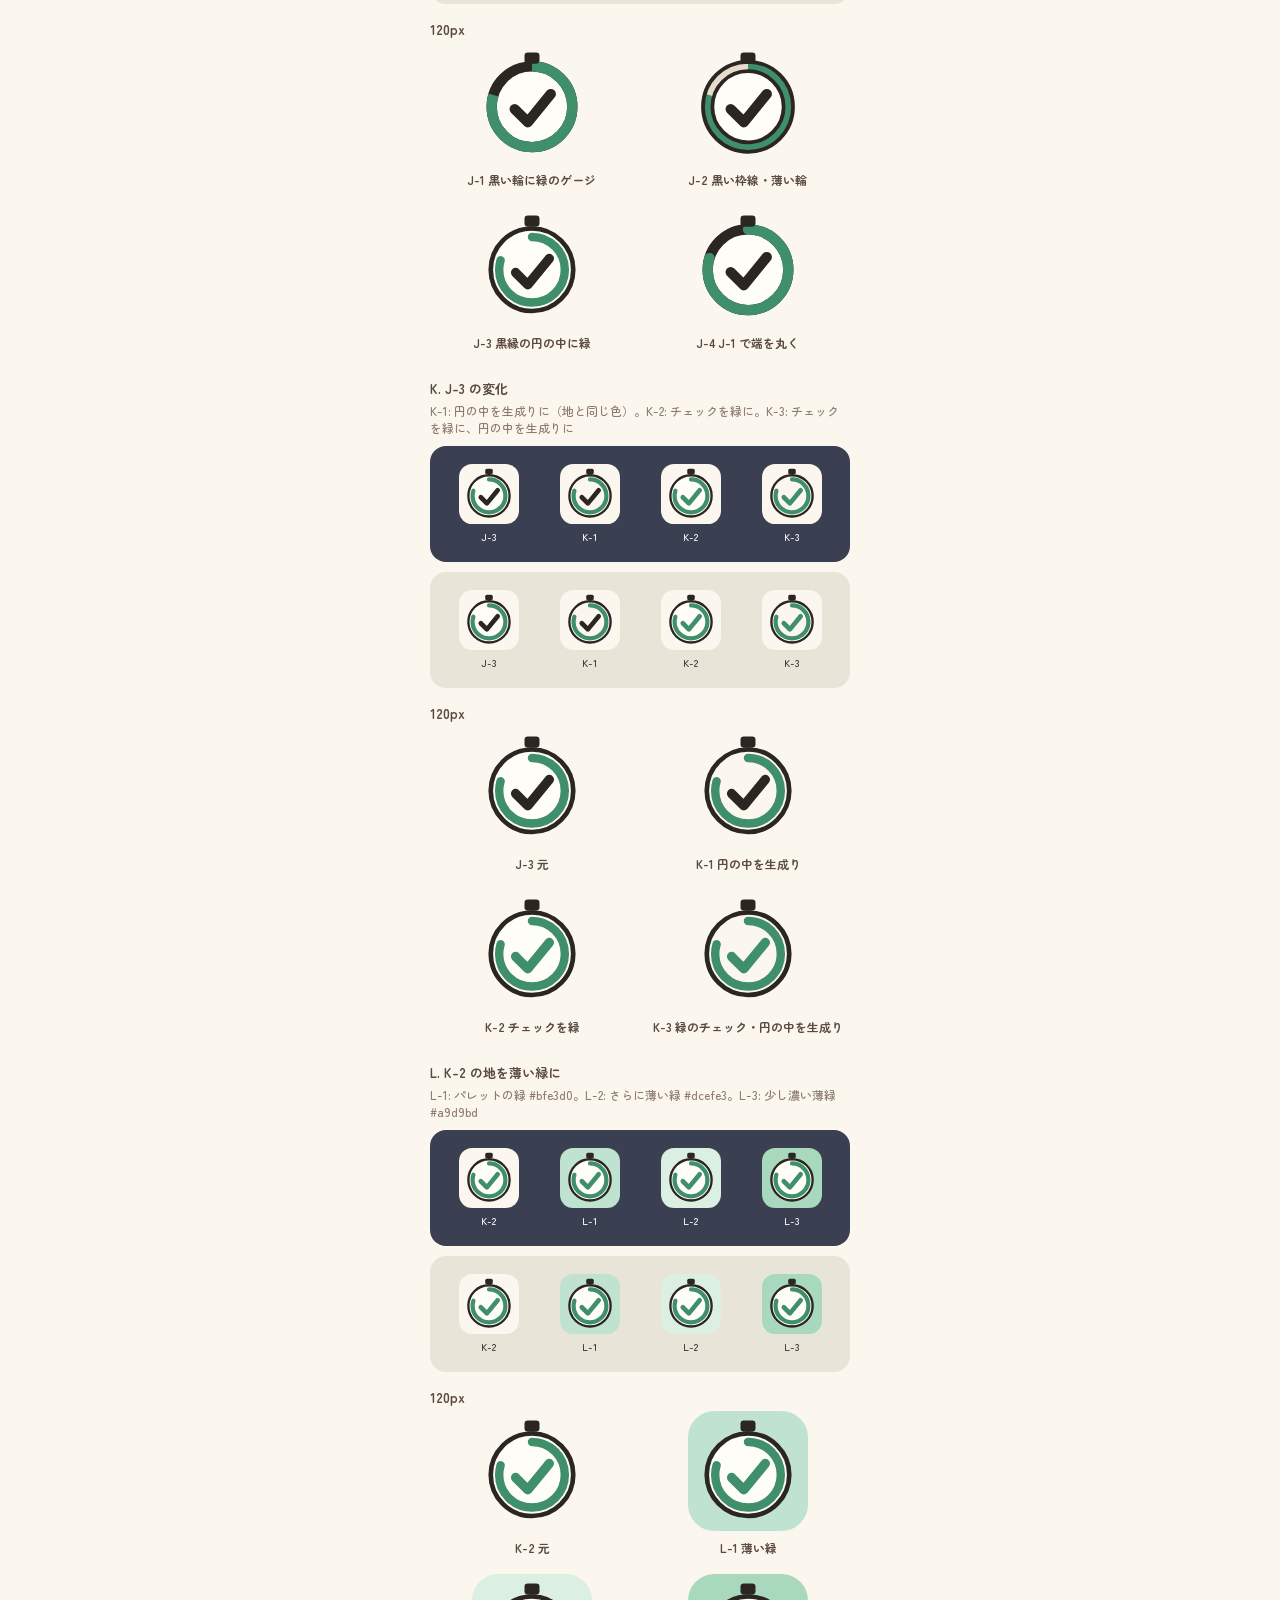
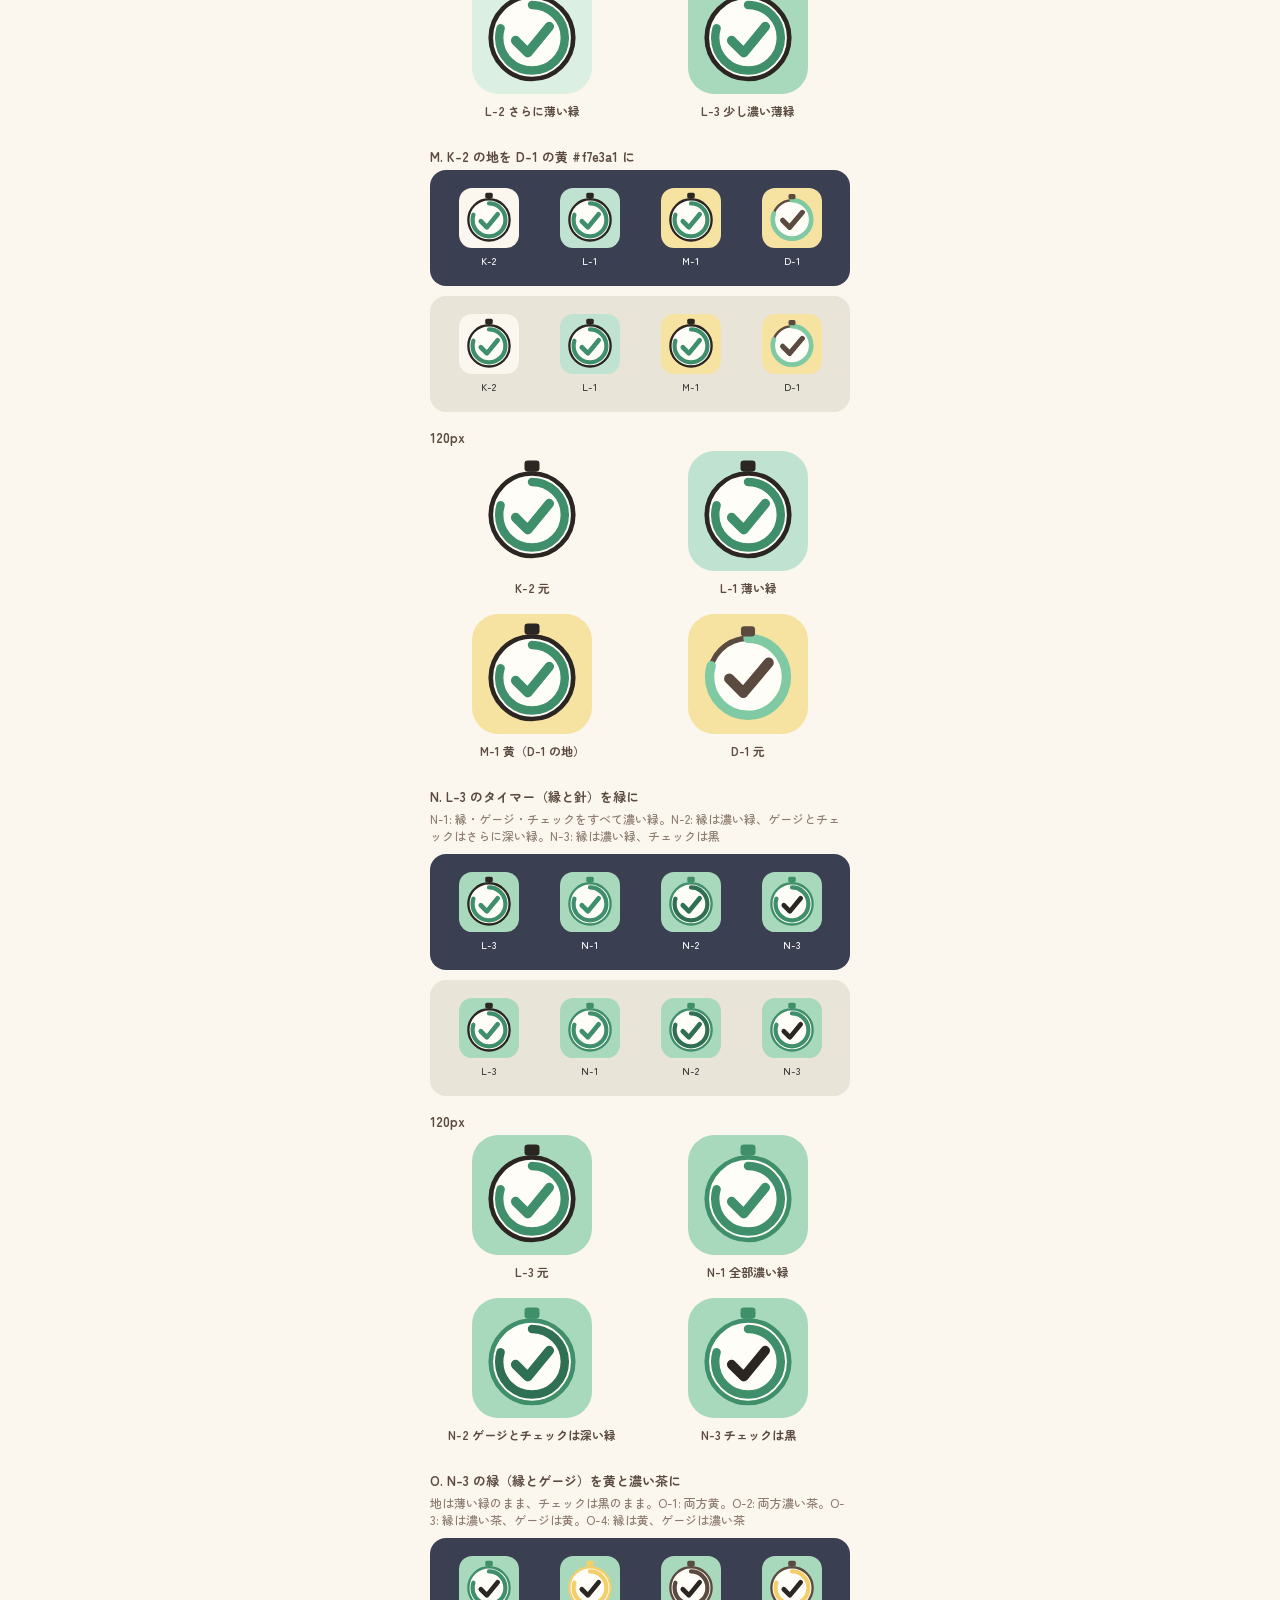
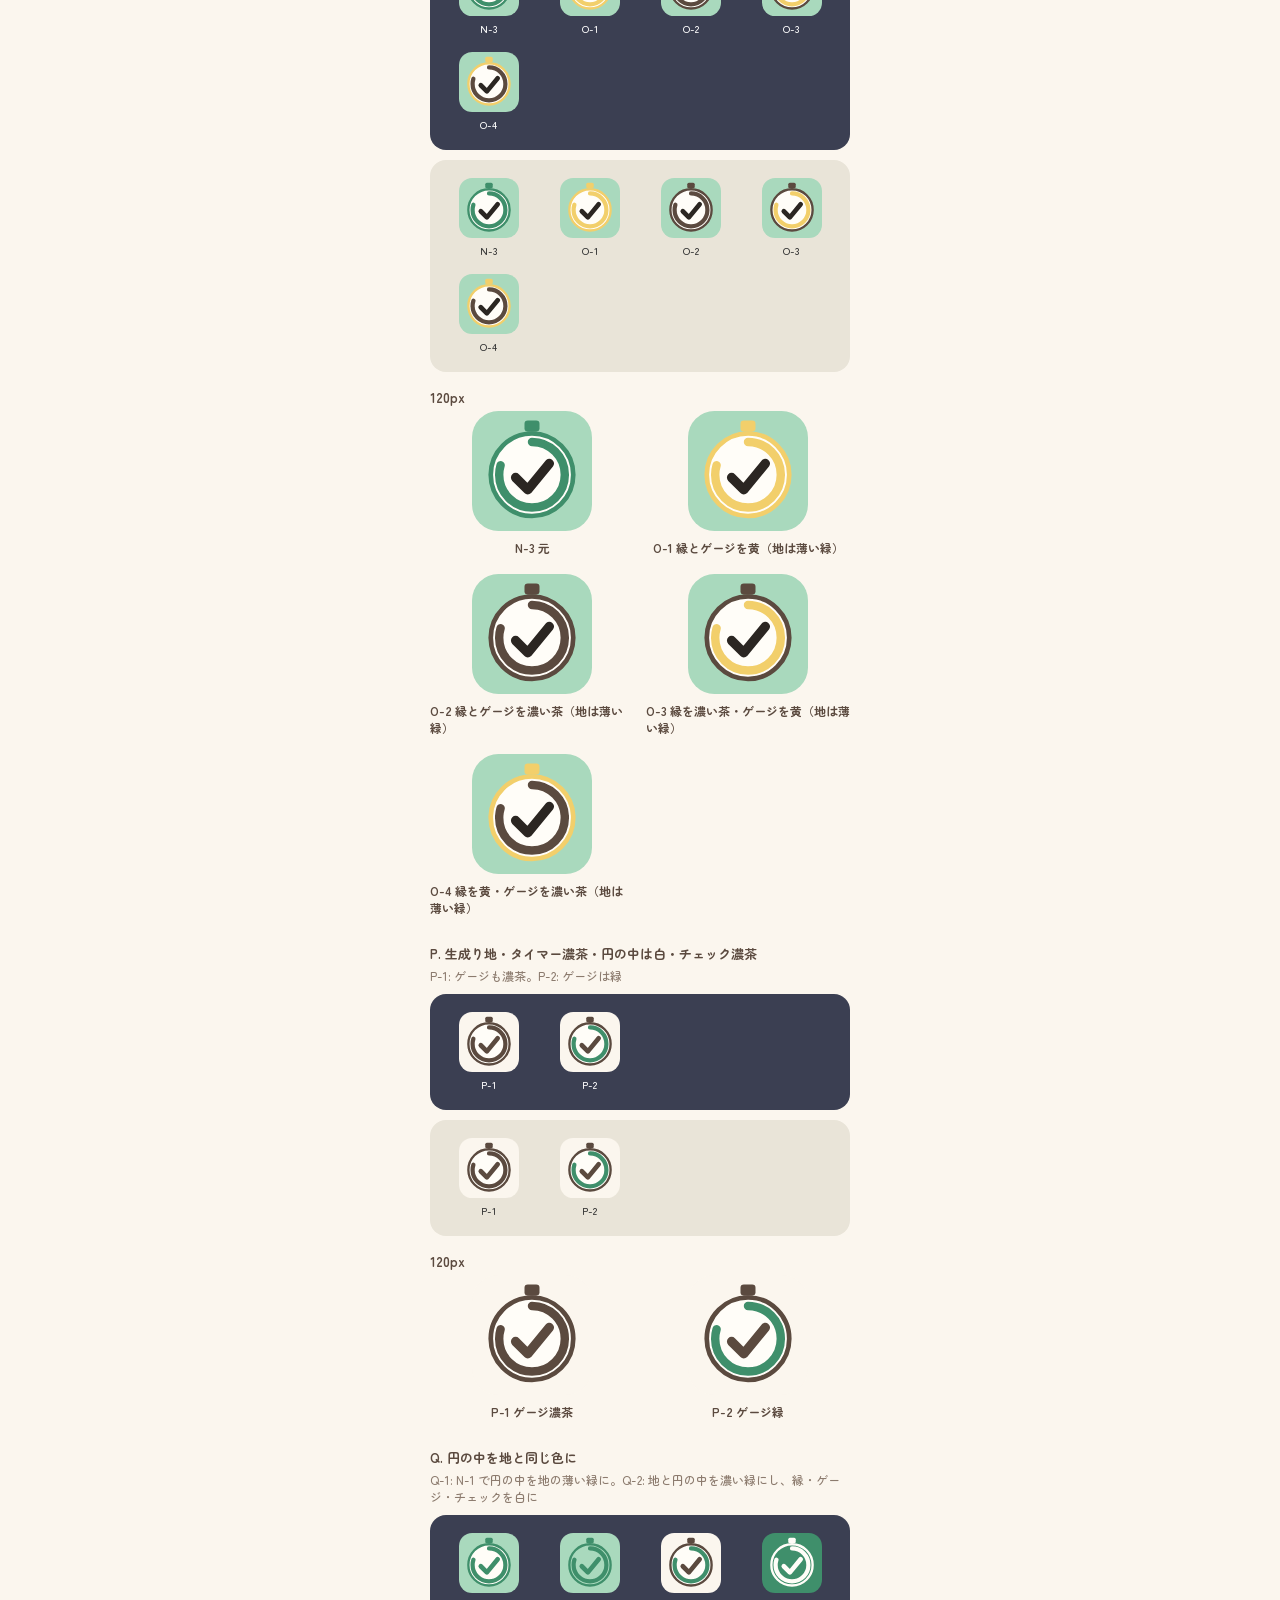
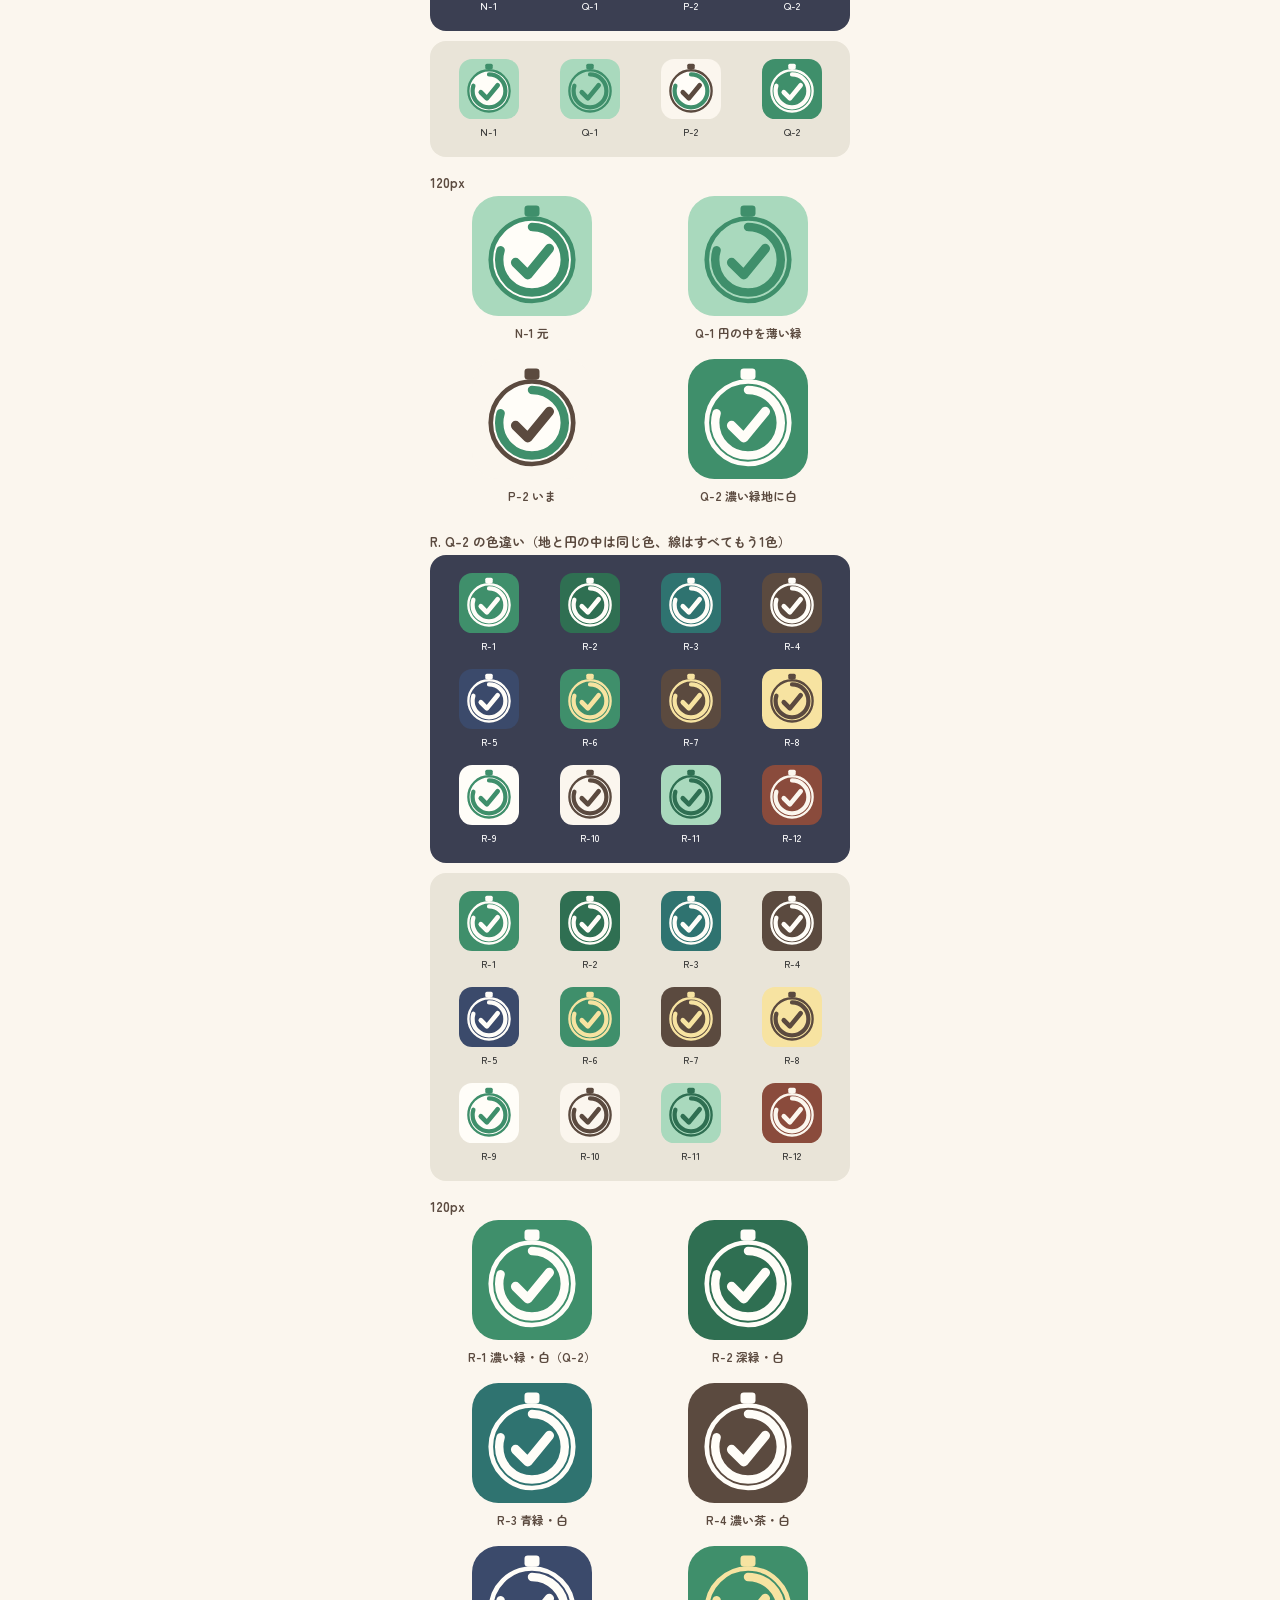
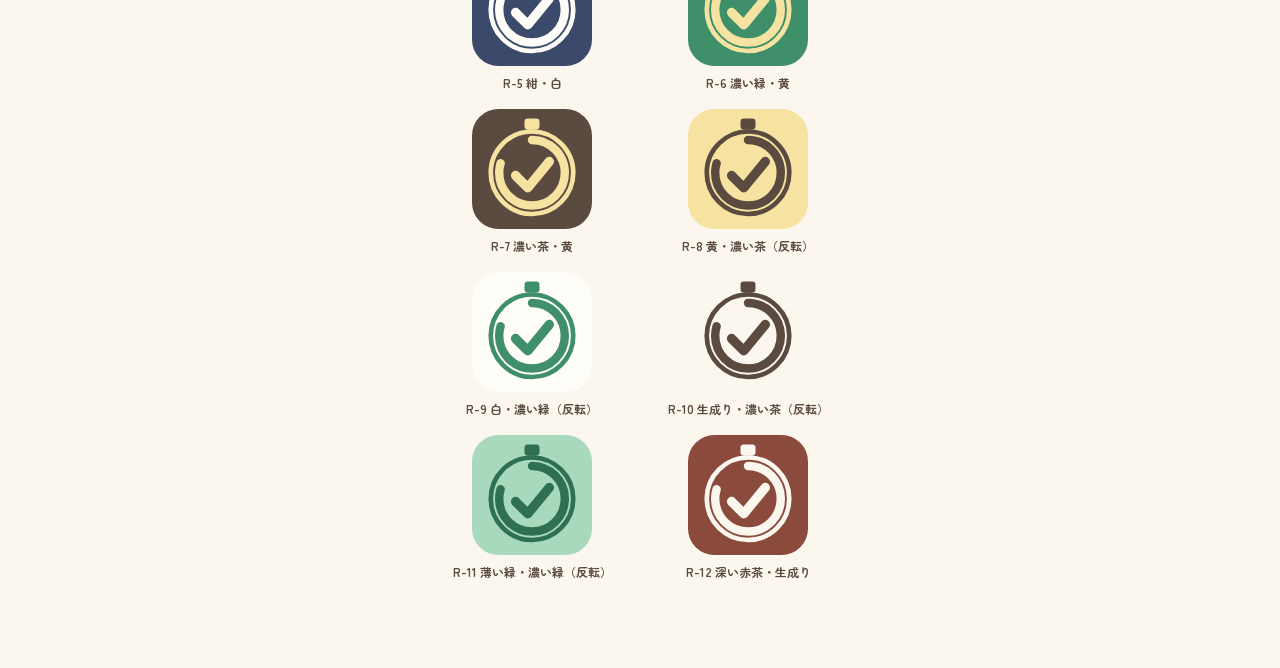
<file: docs/design-app-icon.html>
<!DOCTYPE html>
<html lang="ja">
<head>
  <meta charset="UTF-8">
  <meta name="viewport" content="width=device-width, initial-scale=1, viewport-fit=cover">
  <title>デザイン案: アプリアイコン</title>
  <link href="https://fonts.googleapis.com/css2?family=Zen+Maru+Gothic:wght@500;700&display=swap" rel="stylesheet">
  <link rel="stylesheet" href="../public/style.css">
  <style>
    body { position: static; display: block; overflow: auto; height: auto; padding: 16px 16px 60px; }
    .mock-section { margin: 0 auto 28px; max-width: 420px; }
    .mock-label { font-size: 13px; font-weight: 700; margin: 0 0 4px; }
    .mock-note { font-size: 12px; color: var(--ink-soft); margin: 0 0 10px; }
    .cands { display: grid; grid-template-columns: repeat(2, 1fr); gap: 18px 12px; }
    .cand { display: flex; flex-direction: column; align-items: center; gap: 8px; }
    .cand svg { display: block; border-radius: 22%; }
    .cand .big { width: 120px; height: 120px; }
    .cand .name { font-size: 12px; font-weight: 700; }
    .cand .desc { font-size: 11px; color: var(--ink-soft); text-align: center; }
    /* iPhone のホーム画面風: 濃い壁紙の上に 60px で並べる */
    .home { background: #3b3f52; border-radius: 16px; padding: 18px 12px; display: grid; grid-template-columns: repeat(4, 1fr); gap: 16px 8px; }
    .home .app { display: flex; flex-direction: column; align-items: center; gap: 5px; color: #fff; font-size: 10px; }
    .home .app svg { width: 60px; height: 60px; border-radius: 22%; }
    .home--light { background: #e9e4d8; }
    .home--light .app { color: #333; }
  </style>
</head>
<body>
  <svg width="0" height="0" style="position:absolute" aria-hidden="true"><defs>
    <!-- 0. 現在 -->
    <symbol id="ic-now" viewBox="0 0 512 512">
      <rect width="512" height="512" fill="#fbf6ee"/>
      <rect x="24" y="24" width="464" height="464" rx="96" fill="#c9ddf2" stroke="#5b4a3f" stroke-width="14"/>
      <rect x="128" y="120" width="256" height="300" rx="26" fill="#fffdf8" stroke="#5b4a3f" stroke-width="16"/>
      <rect x="104" y="100" width="304" height="52" rx="26" fill="#f7e3a1" stroke="#5b4a3f" stroke-width="14"/>
      <rect x="104" y="392" width="304" height="52" rx="26" fill="#f7e3a1" stroke="#5b4a3f" stroke-width="14"/>
      <path d="M176 210 l18 18 l34 -36" fill="none" stroke="#6fbf8f" stroke-width="16" stroke-linecap="round" stroke-linejoin="round"/>
      <rect x="246" y="196" width="100" height="18" rx="9" fill="#bfe3d0"/>
      <path d="M176 280 l18 18 l34 -36" fill="none" stroke="#6fbf8f" stroke-width="16" stroke-linecap="round" stroke-linejoin="round"/>
      <rect x="246" y="266" width="80" height="18" rx="9" fill="#bfe3d0"/>
      <rect x="172" y="336" width="42" height="42" rx="10" fill="#fffdf8" stroke="#5b4a3f" stroke-width="10"/>
      <rect x="246" y="348" width="110" height="18" rx="9" fill="#f6c9b3"/>
      <path d="M424 78 L436 112 L470 124 L436 136 L424 170 L412 136 L378 124 L412 112 Z" fill="#f7e3a1" stroke="#5b4a3f" stroke-width="10" stroke-linejoin="round"/>
    </symbol>
    <!-- A. 大きなチェック（黄） -->
    <symbol id="ic-a" viewBox="0 0 512 512">
      <rect width="512" height="512" fill="#f7e3a1"/>
      <path d="M128 268 L222 360 L392 168" fill="none" stroke="#5b4a3f" stroke-width="64" stroke-linecap="round" stroke-linejoin="round"/>
    </symbol>
    <!-- B. 白い丸札にチェック（黄地） -->
    <symbol id="ic-b" viewBox="0 0 512 512">
      <rect width="512" height="512" fill="#f7e3a1"/>
      <circle cx="256" cy="256" r="176" fill="#fffdf8" stroke="#5b4a3f" stroke-width="22"/>
      <path d="M160 262 L232 334 L360 190" fill="none" stroke="#5b4a3f" stroke-width="46" stroke-linecap="round" stroke-linejoin="round"/>
    </symbol>
    <!-- C. チェックボックス（緑のチェック、生成り地） -->
    <symbol id="ic-c" viewBox="0 0 512 512">
      <rect width="512" height="512" fill="#fbf6ee"/>
      <rect x="96" y="96" width="320" height="320" rx="64" fill="#fffdf8" stroke="#5b4a3f" stroke-width="26"/>
      <path d="M170 262 L236 328 L352 192" fill="none" stroke="#6fbf8f" stroke-width="52" stroke-linecap="round" stroke-linejoin="round"/>
    </symbol>
    <!-- D. タイマーの輪にチェック（緑の輪、黄地） -->
    <symbol id="ic-d" viewBox="0 0 512 512">
      <rect width="512" height="512" fill="#f7e3a1"/>
      <circle cx="256" cy="268" r="164" fill="#fffdf8" stroke="#5b4a3f" stroke-width="22"/>
      <circle cx="256" cy="268" r="164" fill="none" stroke="#7fcaa2" stroke-width="40" stroke-dasharray="820 1030" transform="rotate(-90 256 268)" stroke-linecap="round"/>
      <rect x="226" y="52" width="60" height="44" rx="14" fill="#5b4a3f"/>
      <path d="M176 276 L236 336 L344 208" fill="none" stroke="#5b4a3f" stroke-width="44" stroke-linecap="round" stroke-linejoin="round"/>
    </symbol>
    <!-- E. 3行リストの1行だけ大きなチェック（水色地） -->
    <symbol id="ic-e" viewBox="0 0 512 512">
      <rect width="512" height="512" fill="#c9ddf2"/>
      <rect x="88" y="88" width="336" height="336" rx="56" fill="#fffdf8" stroke="#5b4a3f" stroke-width="22"/>
      <path d="M150 190 L196 236 L270 150" fill="none" stroke="#6fbf8f" stroke-width="34" stroke-linecap="round" stroke-linejoin="round"/>
      <rect x="292" y="176" width="80" height="26" rx="13" fill="#5b4a3f"/>
      <rect x="150" y="276" width="56" height="56" rx="14" fill="none" stroke="#5b4a3f" stroke-width="18"/>
      <rect x="240" y="292" width="132" height="26" rx="13" fill="#5b4a3f" opacity="0.35"/>
    </symbol>
    <!-- F. 星＋チェック（ピンク地） -->
    <symbol id="ic-f" viewBox="0 0 512 512">
      <rect width="512" height="512" fill="#f4b8c8"/>
      <path d="M256 78 L308 186 L426 202 L340 284 L362 402 L256 344 L150 402 L172 284 L86 202 L204 186 Z" fill="#f7e3a1" stroke="#5b4a3f" stroke-width="22" stroke-linejoin="round"/>
      <path d="M204 262 L244 302 L316 220" fill="none" stroke="#5b4a3f" stroke-width="36" stroke-linecap="round" stroke-linejoin="round"/>
    </symbol>
    <symbol id="ic-d1" viewBox="0 0 512 512">
      <rect width="512" height="512" fill="#f7e3a1"/>
      <circle cx="256" cy="268" r="164" fill="#fffdf8" stroke="#5b4a3f" stroke-width="22"/>
      <circle cx="256" cy="268" r="164" fill="none" stroke="#7fcaa2" stroke-width="40" stroke-dasharray="820 1030" transform="rotate(-90 256 268)" stroke-linecap="round"/>
      <rect x="226" y="52" width="60" height="44" rx="14" fill="#5b4a3f"/>
      <path d="M176 276 L236 336 L344 208" fill="none" stroke="#5b4a3f" stroke-width="44" stroke-linecap="round" stroke-linejoin="round"/>
    </symbol>
    <symbol id="ic-d2" viewBox="0 0 512 512">
      <rect width="512" height="512" fill="#fbf6ee"/>
      <circle cx="256" cy="268" r="164" fill="#fffdf8" stroke="#5b4a3f" stroke-width="22"/>
      <circle cx="256" cy="268" r="164" fill="none" stroke="#7fcaa2" stroke-width="40" stroke-dasharray="820 1030" transform="rotate(-90 256 268)" stroke-linecap="round"/>
      <rect x="226" y="52" width="60" height="44" rx="14" fill="#5b4a3f"/>
      <path d="M176 276 L236 336 L344 208" fill="none" stroke="#5b4a3f" stroke-width="44" stroke-linecap="round" stroke-linejoin="round"/>
    </symbol>
    <symbol id="ic-d3" viewBox="0 0 512 512">
      <rect width="512" height="512" fill="#c9ddf2"/>
      <circle cx="256" cy="268" r="164" fill="#fffdf8" stroke="#5b4a3f" stroke-width="22"/>
      <circle cx="256" cy="268" r="164" fill="none" stroke="#7fcaa2" stroke-width="40" stroke-dasharray="820 1030" transform="rotate(-90 256 268)" stroke-linecap="round"/>
      <rect x="226" y="52" width="60" height="44" rx="14" fill="#5b4a3f"/>
      <path d="M176 276 L236 336 L344 208" fill="none" stroke="#5b4a3f" stroke-width="44" stroke-linecap="round" stroke-linejoin="round"/>
    </symbol>
    <symbol id="ic-d4" viewBox="0 0 512 512">
      <rect width="512" height="512" fill="#bfe3d0"/>
      <circle cx="256" cy="268" r="164" fill="#fffdf8" stroke="#5b4a3f" stroke-width="22"/>
      <circle cx="256" cy="268" r="164" fill="none" stroke="#f2cf6b" stroke-width="40" stroke-dasharray="820 1030" transform="rotate(-90 256 268)" stroke-linecap="round"/>
      <rect x="226" y="52" width="60" height="44" rx="14" fill="#5b4a3f"/>
      <path d="M176 276 L236 336 L344 208" fill="none" stroke="#5b4a3f" stroke-width="44" stroke-linecap="round" stroke-linejoin="round"/>
    </symbol>
    <symbol id="ic-d5" viewBox="0 0 512 512">
      <rect width="512" height="512" fill="#f6c9b3"/>
      <circle cx="256" cy="268" r="164" fill="#fffdf8" stroke="#5b4a3f" stroke-width="22"/>
      <circle cx="256" cy="268" r="164" fill="none" stroke="#7fcaa2" stroke-width="40" stroke-dasharray="820 1030" transform="rotate(-90 256 268)" stroke-linecap="round"/>
      <rect x="226" y="52" width="60" height="44" rx="14" fill="#5b4a3f"/>
      <path d="M176 276 L236 336 L344 208" fill="none" stroke="#5b4a3f" stroke-width="44" stroke-linecap="round" stroke-linejoin="round"/>
    </symbol>
    <symbol id="ic-d6" viewBox="0 0 512 512">
      <rect width="512" height="512" fill="#f7e3a1"/>
      <circle cx="256" cy="268" r="164" fill="#fffdf8" stroke="#5b4a3f" stroke-width="22"/>
      <circle cx="256" cy="268" r="164" fill="none" stroke="#f2a860" stroke-width="40" stroke-dasharray="820 1030" transform="rotate(-90 256 268)" stroke-linecap="round"/>
      <rect x="226" y="52" width="60" height="44" rx="14" fill="#5b4a3f"/>
      <path d="M176 276 L236 336 L344 208" fill="none" stroke="#5b4a3f" stroke-width="44" stroke-linecap="round" stroke-linejoin="round"/>
    </symbol>
    <symbol id="ic-d7" viewBox="0 0 512 512">
      <rect width="512" height="512" fill="#dcd0f0"/>
      <circle cx="256" cy="268" r="164" fill="#fffdf8" stroke="#5b4a3f" stroke-width="22"/>
      <circle cx="256" cy="268" r="164" fill="none" stroke="#7fcaa2" stroke-width="40" stroke-dasharray="820 1030" transform="rotate(-90 256 268)" stroke-linecap="round"/>
      <rect x="226" y="52" width="60" height="44" rx="14" fill="#5b4a3f"/>
      <path d="M176 276 L236 336 L344 208" fill="none" stroke="#5b4a3f" stroke-width="44" stroke-linecap="round" stroke-linejoin="round"/>
    </symbol>
    <symbol id="ic-d8" viewBox="0 0 512 512">
      <rect width="512" height="512" fill="#5b4a3f"/>
      <circle cx="256" cy="268" r="164" fill="#fffdf8" stroke="#fffdf8" stroke-width="22"/>
      <circle cx="256" cy="268" r="164" fill="none" stroke="#f2cf6b" stroke-width="40" stroke-dasharray="820 1030" transform="rotate(-90 256 268)" stroke-linecap="round"/>
      <rect x="226" y="52" width="60" height="44" rx="14" fill="#fffdf8"/>
      <path d="M176 276 L236 336 L344 208" fill="none" stroke="#5b4a3f" stroke-width="44" stroke-linecap="round" stroke-linejoin="round"/>
    </symbol>
    <symbol id="ic-g1" viewBox="0 0 512 512">
      <rect width="512" height="512" fill="#bfe3d0"/>
      <circle cx="256" cy="268" r="164" fill="#fffdf8" stroke="#5b4a3f" stroke-width="22"/>
      <circle cx="256" cy="268" r="164" fill="none" stroke="#f2cf6b" stroke-width="40" stroke-dasharray="820 1030" transform="rotate(-90 256 268)" stroke-linecap="round"/>
      <rect x="226" y="52" width="60" height="44" rx="14" fill="#5b4a3f"/>
      <path d="M176 276 L236 336 L344 208" fill="none" stroke="#5b4a3f" stroke-width="44" stroke-linecap="round" stroke-linejoin="round"/>
    </symbol>
    <symbol id="ic-g2" viewBox="0 0 512 512">
      <rect width="512" height="512" fill="#bfe3d0"/>
      <circle cx="256" cy="268" r="164" fill="#fffdf8" stroke="#5b4a3f" stroke-width="22"/>
      <circle cx="256" cy="268" r="164" fill="none" stroke="#f2a860" stroke-width="40" stroke-dasharray="820 1030" transform="rotate(-90 256 268)" stroke-linecap="round"/>
      <rect x="226" y="52" width="60" height="44" rx="14" fill="#5b4a3f"/>
      <path d="M176 276 L236 336 L344 208" fill="none" stroke="#5b4a3f" stroke-width="44" stroke-linecap="round" stroke-linejoin="round"/>
    </symbol>
    <symbol id="ic-g3" viewBox="0 0 512 512">
      <rect width="512" height="512" fill="#bfe3d0"/>
      <circle cx="256" cy="268" r="164" fill="#fbf6ee" stroke="#5b4a3f" stroke-width="22"/>
      <circle cx="256" cy="268" r="164" fill="none" stroke="#fffdf8" stroke-width="40" stroke-dasharray="820 1030" transform="rotate(-90 256 268)" stroke-linecap="round"/>
      <rect x="226" y="52" width="60" height="44" rx="14" fill="#5b4a3f"/>
      <path d="M176 276 L236 336 L344 208" fill="none" stroke="#5b4a3f" stroke-width="44" stroke-linecap="round" stroke-linejoin="round"/>
    </symbol>
    <symbol id="ic-g4" viewBox="0 0 512 512">
      <rect width="512" height="512" fill="#bfe3d0"/>
      <circle cx="256" cy="268" r="164" fill="#fffdf8" stroke="#5b4a3f" stroke-width="22"/>
      <circle cx="256" cy="268" r="164" fill="none" stroke="#5fae86" stroke-width="40" stroke-dasharray="820 1030" transform="rotate(-90 256 268)" stroke-linecap="round"/>
      <rect x="226" y="52" width="60" height="44" rx="14" fill="#5b4a3f"/>
      <path d="M176 276 L236 336 L344 208" fill="none" stroke="#5b4a3f" stroke-width="44" stroke-linecap="round" stroke-linejoin="round"/>
    </symbol>
    <symbol id="ic-g5" viewBox="0 0 512 512">
      <rect width="512" height="512" fill="#7fcaa2"/>
      <circle cx="256" cy="268" r="164" fill="#fffdf8" stroke="#5b4a3f" stroke-width="22"/>
      <circle cx="256" cy="268" r="164" fill="none" stroke="#f2cf6b" stroke-width="40" stroke-dasharray="820 1030" transform="rotate(-90 256 268)" stroke-linecap="round"/>
      <rect x="226" y="52" width="60" height="44" rx="14" fill="#5b4a3f"/>
      <path d="M176 276 L236 336 L344 208" fill="none" stroke="#5b4a3f" stroke-width="44" stroke-linecap="round" stroke-linejoin="round"/>
    </symbol>
    <symbol id="ic-g6" viewBox="0 0 512 512">
      <rect width="512" height="512" fill="#7fcaa2"/>
      <circle cx="256" cy="268" r="164" fill="#fbf6ee" stroke="#5b4a3f" stroke-width="22"/>
      <circle cx="256" cy="268" r="164" fill="none" stroke="#fffdf8" stroke-width="40" stroke-dasharray="820 1030" transform="rotate(-90 256 268)" stroke-linecap="round"/>
      <rect x="226" y="52" width="60" height="44" rx="14" fill="#5b4a3f"/>
      <path d="M176 276 L236 336 L344 208" fill="none" stroke="#5b4a3f" stroke-width="44" stroke-linecap="round" stroke-linejoin="round"/>
    </symbol>
    <symbol id="ic-g7" viewBox="0 0 512 512">
      <rect width="512" height="512" fill="#bfe3d0"/>
      <circle cx="256" cy="268" r="164" fill="#fffdf8" stroke="#5b4a3f" stroke-width="22"/>
      <circle cx="256" cy="268" r="164" fill="none" stroke="#f4b8c8" stroke-width="40" stroke-dasharray="820 1030" transform="rotate(-90 256 268)" stroke-linecap="round"/>
      <rect x="226" y="52" width="60" height="44" rx="14" fill="#5b4a3f"/>
      <path d="M176 276 L236 336 L344 208" fill="none" stroke="#5b4a3f" stroke-width="44" stroke-linecap="round" stroke-linejoin="round"/>
    </symbol>
    <symbol id="ic-g8" viewBox="0 0 512 512">
      <rect width="512" height="512" fill="#3f8f6b"/>
      <circle cx="256" cy="268" r="164" fill="#fffdf8" stroke="#fffdf8" stroke-width="22"/>
      <circle cx="256" cy="268" r="164" fill="none" stroke="#f2cf6b" stroke-width="40" stroke-dasharray="820 1030" transform="rotate(-90 256 268)" stroke-linecap="round"/>
      <rect x="226" y="52" width="60" height="44" rx="14" fill="#fffdf8"/>
      <path d="M176 276 L236 336 L344 208" fill="none" stroke="#5b4a3f" stroke-width="44" stroke-linecap="round" stroke-linejoin="round"/>
    </symbol>
    <symbol id="ic-h1" viewBox="0 0 512 512">
      <rect width="512" height="512" fill="#f7e3a1"/>
      <circle cx="256" cy="272" r="170" fill="#fffdf8"/>
      <circle cx="256" cy="272" r="170" fill="none" stroke="#efe9de" stroke-width="40"/>
      <circle cx="256" cy="272" r="170" fill="none" stroke="#7fcaa2" stroke-width="40" stroke-dasharray="850 1070" transform="rotate(-90 256 272)" stroke-linecap="butt"/>
      <circle cx="256" cy="272" r="190" fill="none" stroke="#5b4a3f" stroke-width="14"/>
      <circle cx="256" cy="272" r="150" fill="none" stroke="#5b4a3f" stroke-width="14"/>
      <rect x="224" y="40" width="64" height="48" rx="14" fill="#5b4a3f"/>
      <path d="M182 282 L238 338 L336 218" fill="none" stroke="#5b4a3f" stroke-width="40" stroke-linecap="round" stroke-linejoin="round"/>
    </symbol>
    <symbol id="ic-h2" viewBox="0 0 512 512">
      <rect width="512" height="512" fill="#bfe3d0"/>
      <circle cx="256" cy="272" r="170" fill="#fffdf8"/>
      <circle cx="256" cy="272" r="170" fill="none" stroke="#efe9de" stroke-width="40"/>
      <circle cx="256" cy="272" r="170" fill="none" stroke="#f2cf6b" stroke-width="40" stroke-dasharray="850 1070" transform="rotate(-90 256 272)" stroke-linecap="butt"/>
      <circle cx="256" cy="272" r="190" fill="none" stroke="#5b4a3f" stroke-width="14"/>
      <circle cx="256" cy="272" r="150" fill="none" stroke="#5b4a3f" stroke-width="14"/>
      <rect x="224" y="40" width="64" height="48" rx="14" fill="#5b4a3f"/>
      <path d="M182 282 L238 338 L336 218" fill="none" stroke="#5b4a3f" stroke-width="40" stroke-linecap="round" stroke-linejoin="round"/>
    </symbol>
    <symbol id="ic-h3" viewBox="0 0 512 512">
      <rect width="512" height="512" fill="#7fcaa2"/>
      <circle cx="256" cy="272" r="170" fill="#fffdf8"/>
      <circle cx="256" cy="272" r="170" fill="none" stroke="#efe9de" stroke-width="40"/>
      <circle cx="256" cy="272" r="170" fill="none" stroke="#f2cf6b" stroke-width="40" stroke-dasharray="850 1070" transform="rotate(-90 256 272)" stroke-linecap="butt"/>
      <circle cx="256" cy="272" r="190" fill="none" stroke="#5b4a3f" stroke-width="14"/>
      <circle cx="256" cy="272" r="150" fill="none" stroke="#5b4a3f" stroke-width="14"/>
      <rect x="224" y="40" width="64" height="48" rx="14" fill="#5b4a3f"/>
      <path d="M182 282 L238 338 L336 218" fill="none" stroke="#5b4a3f" stroke-width="40" stroke-linecap="round" stroke-linejoin="round"/>
    </symbol>
    <symbol id="ic-h4" viewBox="0 0 512 512">
      <rect width="512" height="512" fill="#3f8f6b"/>
      <circle cx="256" cy="272" r="170" fill="#fffdf8"/>
      <circle cx="256" cy="272" r="170" fill="none" stroke="#efe9de" stroke-width="40"/>
      <circle cx="256" cy="272" r="170" fill="none" stroke="#f2cf6b" stroke-width="40" stroke-dasharray="850 1070" transform="rotate(-90 256 272)" stroke-linecap="butt"/>
      <circle cx="256" cy="272" r="190" fill="none" stroke="#5b4a3f" stroke-width="14"/>
      <circle cx="256" cy="272" r="150" fill="none" stroke="#5b4a3f" stroke-width="14"/>
      <rect x="224" y="40" width="64" height="48" rx="14" fill="#5b4a3f"/>
      <path d="M182 282 L238 338 L336 218" fill="none" stroke="#5b4a3f" stroke-width="40" stroke-linecap="round" stroke-linejoin="round"/>
    </symbol>
    <symbol id="ic-h5" viewBox="0 0 512 512">
      <rect width="512" height="512" fill="#bfe3d0"/>
      <circle cx="256" cy="272" r="170" fill="#fffdf8"/>
      <circle cx="256" cy="272" r="170" fill="none" stroke="#efe9de" stroke-width="40"/>
      <circle cx="256" cy="272" r="170" fill="none" stroke="#7fcaa2" stroke-width="40" stroke-dasharray="850 1070" transform="rotate(-90 256 272)" stroke-linecap="butt"/>
      <circle cx="256" cy="272" r="190" fill="none" stroke="#5b4a3f" stroke-width="14"/>
      <circle cx="256" cy="272" r="150" fill="none" stroke="#5b4a3f" stroke-width="14"/>
      <rect x="224" y="40" width="64" height="48" rx="14" fill="#5b4a3f"/>
      <path d="M182 282 L238 338 L336 218" fill="none" stroke="#5b4a3f" stroke-width="40" stroke-linecap="round" stroke-linejoin="round"/>
    </symbol>
    <symbol id="ic-h6" viewBox="0 0 512 512">
      <rect width="512" height="512" fill="#7fcaa2"/>
      <circle cx="256" cy="272" r="170" fill="#fffdf8"/>
      <circle cx="256" cy="272" r="170" fill="none" stroke="#efe9de" stroke-width="40"/>
      <circle cx="256" cy="272" r="170" fill="none" stroke="#fffdf8" stroke-width="40" stroke-dasharray="850 1070" transform="rotate(-90 256 272)" stroke-linecap="butt"/>
      <circle cx="256" cy="272" r="190" fill="none" stroke="#5b4a3f" stroke-width="14"/>
      <circle cx="256" cy="272" r="150" fill="none" stroke="#5b4a3f" stroke-width="14"/>
      <rect x="224" y="40" width="64" height="48" rx="14" fill="#5b4a3f"/>
      <path d="M182 282 L238 338 L336 218" fill="none" stroke="#5b4a3f" stroke-width="40" stroke-linecap="round" stroke-linejoin="round"/>
    </symbol>
    <symbol id="ic-i1" viewBox="0 0 512 512">
      <rect width="512" height="512" fill="#3f8f6b"/>
      <circle cx="256" cy="272" r="172" fill="#fffdf8"/>
      <circle cx="256" cy="272" r="172" fill="none" stroke="#f2cf6b" stroke-width="44" stroke-dasharray="860 1080" transform="rotate(-90 256 272)" stroke-linecap="round"/>
      <rect x="224" y="40" width="64" height="48" rx="14" fill="#fffdf8"/>
      <path d="M182 282 L238 338 L336 218" fill="none" stroke="#5b4a3f" stroke-width="44" stroke-linecap="round" stroke-linejoin="round"/>
    </symbol>
    <symbol id="ic-i2" viewBox="0 0 512 512">
      <rect width="512" height="512" fill="#5fae86"/>
      <circle cx="256" cy="272" r="172" fill="#fffdf8"/>
      <circle cx="256" cy="272" r="172" fill="none" stroke="#f2cf6b" stroke-width="44" stroke-dasharray="860 1080" transform="rotate(-90 256 272)" stroke-linecap="round"/>
      <rect x="224" y="40" width="64" height="48" rx="14" fill="#fffdf8"/>
      <path d="M182 282 L238 338 L336 218" fill="none" stroke="#5b4a3f" stroke-width="44" stroke-linecap="round" stroke-linejoin="round"/>
    </symbol>
    <symbol id="ic-i3" viewBox="0 0 512 512">
      <rect width="512" height="512" fill="#3f8f6b"/>
      <circle cx="256" cy="272" r="172" fill="#fffdf8"/>
      <circle cx="256" cy="272" r="172" fill="none" stroke="#bfe3d0" stroke-width="44" stroke-dasharray="860 1080" transform="rotate(-90 256 272)" stroke-linecap="round"/>
      <rect x="224" y="40" width="64" height="48" rx="14" fill="#fffdf8"/>
      <path d="M182 282 L238 338 L336 218" fill="none" stroke="#5b4a3f" stroke-width="44" stroke-linecap="round" stroke-linejoin="round"/>
    </symbol>
    <symbol id="ic-i4" viewBox="0 0 512 512">
      <rect width="512" height="512" fill="#5b4a3f"/>
      <circle cx="256" cy="272" r="172" fill="#fffdf8"/>
      <circle cx="256" cy="272" r="172" fill="none" stroke="#f2cf6b" stroke-width="44" stroke-dasharray="860 1080" transform="rotate(-90 256 272)" stroke-linecap="round"/>
      <rect x="224" y="40" width="64" height="48" rx="14" fill="#fffdf8"/>
      <path d="M182 282 L238 338 L336 218" fill="none" stroke="#5b4a3f" stroke-width="44" stroke-linecap="round" stroke-linejoin="round"/>
    </symbol>
    <symbol id="ic-i5" viewBox="0 0 512 512">
      <rect width="512" height="512" fill="#2f7370"/>
      <circle cx="256" cy="272" r="172" fill="#fffdf8"/>
      <circle cx="256" cy="272" r="172" fill="none" stroke="#f2cf6b" stroke-width="44" stroke-dasharray="860 1080" transform="rotate(-90 256 272)" stroke-linecap="round"/>
      <rect x="224" y="40" width="64" height="48" rx="14" fill="#fffdf8"/>
      <path d="M182 282 L238 338 L336 218" fill="none" stroke="#5b4a3f" stroke-width="44" stroke-linecap="round" stroke-linejoin="round"/>
    </symbol>
    <symbol id="ic-i6" viewBox="0 0 512 512">
      <rect width="512" height="512" fill="#f7e3a1"/>
      <circle cx="256" cy="272" r="172" fill="#fffdf8"/>
      <circle cx="256" cy="272" r="172" fill="none" stroke="#3f8f6b" stroke-width="44" stroke-dasharray="860 1080" transform="rotate(-90 256 272)" stroke-linecap="round"/>
      <rect x="224" y="40" width="64" height="48" rx="14" fill="#fffdf8"/>
      <path d="M182 282 L238 338 L336 218" fill="none" stroke="#5b4a3f" stroke-width="44" stroke-linecap="round" stroke-linejoin="round"/>
    </symbol>
    <symbol id="ic-i7" viewBox="0 0 512 512">
      <rect width="512" height="512" fill="#fbf6ee"/>
      <circle cx="256" cy="272" r="172" fill="#fffdf8"/>
      <circle cx="256" cy="272" r="172" fill="none" stroke="#3f8f6b" stroke-width="44" stroke-dasharray="860 1080" transform="rotate(-90 256 272)" stroke-linecap="round"/>
      <rect x="224" y="40" width="64" height="48" rx="14" fill="#fffdf8"/>
      <path d="M182 282 L238 338 L336 218" fill="none" stroke="#5b4a3f" stroke-width="44" stroke-linecap="round" stroke-linejoin="round"/>
    </symbol>
    <symbol id="ic-i8" viewBox="0 0 512 512">
      <rect width="512" height="512" fill="#3b4a6b"/>
      <circle cx="256" cy="272" r="172" fill="#fffdf8"/>
      <circle cx="256" cy="272" r="172" fill="none" stroke="#f2cf6b" stroke-width="44" stroke-dasharray="860 1080" transform="rotate(-90 256 272)" stroke-linecap="round"/>
      <rect x="224" y="40" width="64" height="48" rx="14" fill="#fffdf8"/>
      <path d="M182 282 L238 338 L336 218" fill="none" stroke="#5b4a3f" stroke-width="44" stroke-linecap="round" stroke-linejoin="round"/>
    </symbol>
    <!-- J: 生成り地、タイマーは黒、ゲージは濃い緑、円の中は白、チェックは黒 -->
    <symbol id="ic-j1" viewBox="0 0 512 512">
      <rect width="512" height="512" fill="#fbf6ee"/>
      <circle cx="256" cy="272" r="172" fill="#fffdf8"/>
      <circle cx="256" cy="272" r="172" fill="none" stroke="#2b2622" stroke-width="44"/>
      <circle cx="256" cy="272" r="172" fill="none" stroke="#3f8f6b" stroke-width="44" stroke-dasharray="860 1080" transform="rotate(-90 256 272)" stroke-linecap="butt"/>
      <rect x="224" y="40" width="64" height="48" rx="14" fill="#2b2622"/>
      <path d="M182 282 L238 338 L336 218" fill="none" stroke="#2b2622" stroke-width="44" stroke-linecap="round" stroke-linejoin="round"/>
    </symbol>
    <symbol id="ic-j2" viewBox="0 0 512 512">
      <rect width="512" height="512" fill="#fbf6ee"/>
      <circle cx="256" cy="272" r="172" fill="#fffdf8"/>
      <circle cx="256" cy="272" r="172" fill="none" stroke="#e6dccd" stroke-width="40"/>
      <circle cx="256" cy="272" r="172" fill="none" stroke="#3f8f6b" stroke-width="40" stroke-dasharray="860 1080" transform="rotate(-90 256 272)" stroke-linecap="butt"/>
      <circle cx="256" cy="272" r="192" fill="none" stroke="#2b2622" stroke-width="16"/>
      <circle cx="256" cy="272" r="152" fill="none" stroke="#2b2622" stroke-width="16"/>
      <rect x="224" y="40" width="64" height="48" rx="14" fill="#2b2622"/>
      <path d="M182 282 L238 338 L336 218" fill="none" stroke="#2b2622" stroke-width="44" stroke-linecap="round" stroke-linejoin="round"/>
    </symbol>
    <symbol id="ic-j3" viewBox="0 0 512 512">
      <rect width="512" height="512" fill="#fbf6ee"/>
      <circle cx="256" cy="272" r="176" fill="#fffdf8" stroke="#2b2622" stroke-width="20"/>
      <circle cx="256" cy="272" r="140" fill="none" stroke="#3f8f6b" stroke-width="36" stroke-dasharray="700 880" transform="rotate(-90 256 272)" stroke-linecap="round"/>
      <rect x="224" y="40" width="64" height="48" rx="14" fill="#2b2622"/>
      <path d="M186 284 L238 336 L330 224" fill="none" stroke="#2b2622" stroke-width="40" stroke-linecap="round" stroke-linejoin="round"/>
    </symbol>
    <symbol id="ic-j4" viewBox="0 0 512 512">
      <rect width="512" height="512" fill="#fbf6ee"/>
      <circle cx="256" cy="272" r="172" fill="#fffdf8"/>
      <circle cx="256" cy="272" r="172" fill="none" stroke="#2b2622" stroke-width="44"/>
      <circle cx="256" cy="272" r="172" fill="none" stroke="#3f8f6b" stroke-width="44" stroke-dasharray="860 1080" transform="rotate(-90 256 272)" stroke-linecap="round"/>
      <rect x="224" y="40" width="64" height="48" rx="14" fill="#2b2622"/>
      <path d="M182 282 L238 338 L336 218" fill="none" stroke="#2b2622" stroke-width="44" stroke-linecap="round" stroke-linejoin="round"/>
    </symbol>
    <symbol id="ic-k1" viewBox="0 0 512 512">
      <rect width="512" height="512" fill="#fbf6ee"/>
      <circle cx="256" cy="272" r="176" fill="#fbf6ee" stroke="#2b2622" stroke-width="20"/>
      <circle cx="256" cy="272" r="140" fill="none" stroke="#3f8f6b" stroke-width="36" stroke-dasharray="700 880" transform="rotate(-90 256 272)" stroke-linecap="round"/>
      <rect x="224" y="40" width="64" height="48" rx="14" fill="#2b2622"/>
      <path d="M186 284 L238 336 L330 224" fill="none" stroke="#2b2622" stroke-width="40" stroke-linecap="round" stroke-linejoin="round"/>
    </symbol>
    <symbol id="ic-k2" viewBox="0 0 512 512">
      <rect width="512" height="512" fill="#fbf6ee"/>
      <circle cx="256" cy="272" r="176" fill="#fffdf8" stroke="#2b2622" stroke-width="20"/>
      <circle cx="256" cy="272" r="140" fill="none" stroke="#3f8f6b" stroke-width="36" stroke-dasharray="700 880" transform="rotate(-90 256 272)" stroke-linecap="round"/>
      <rect x="224" y="40" width="64" height="48" rx="14" fill="#2b2622"/>
      <path d="M186 284 L238 336 L330 224" fill="none" stroke="#3f8f6b" stroke-width="40" stroke-linecap="round" stroke-linejoin="round"/>
    </symbol>
    <symbol id="ic-k3" viewBox="0 0 512 512">
      <rect width="512" height="512" fill="#fbf6ee"/>
      <circle cx="256" cy="272" r="176" fill="#fbf6ee" stroke="#2b2622" stroke-width="20"/>
      <circle cx="256" cy="272" r="140" fill="none" stroke="#3f8f6b" stroke-width="36" stroke-dasharray="700 880" transform="rotate(-90 256 272)" stroke-linecap="round"/>
      <rect x="224" y="40" width="64" height="48" rx="14" fill="#2b2622"/>
      <path d="M186 284 L238 336 L330 224" fill="none" stroke="#3f8f6b" stroke-width="40" stroke-linecap="round" stroke-linejoin="round"/>
    </symbol>
    <symbol id="ic-l1" viewBox="0 0 512 512">
      <rect width="512" height="512" fill="#bfe3d0"/>
      <circle cx="256" cy="272" r="176" fill="#fffdf8" stroke="#2b2622" stroke-width="20"/>
      <circle cx="256" cy="272" r="140" fill="none" stroke="#3f8f6b" stroke-width="36" stroke-dasharray="700 880" transform="rotate(-90 256 272)" stroke-linecap="round"/>
      <rect x="224" y="40" width="64" height="48" rx="14" fill="#2b2622"/>
      <path d="M186 284 L238 336 L330 224" fill="none" stroke="#3f8f6b" stroke-width="40" stroke-linecap="round" stroke-linejoin="round"/>
    </symbol>
    <symbol id="ic-l2" viewBox="0 0 512 512">
      <rect width="512" height="512" fill="#dcefe3"/>
      <circle cx="256" cy="272" r="176" fill="#fffdf8" stroke="#2b2622" stroke-width="20"/>
      <circle cx="256" cy="272" r="140" fill="none" stroke="#3f8f6b" stroke-width="36" stroke-dasharray="700 880" transform="rotate(-90 256 272)" stroke-linecap="round"/>
      <rect x="224" y="40" width="64" height="48" rx="14" fill="#2b2622"/>
      <path d="M186 284 L238 336 L330 224" fill="none" stroke="#3f8f6b" stroke-width="40" stroke-linecap="round" stroke-linejoin="round"/>
    </symbol>
    <symbol id="ic-l3" viewBox="0 0 512 512">
      <rect width="512" height="512" fill="#a9d9bd"/>
      <circle cx="256" cy="272" r="176" fill="#fffdf8" stroke="#2b2622" stroke-width="20"/>
      <circle cx="256" cy="272" r="140" fill="none" stroke="#3f8f6b" stroke-width="36" stroke-dasharray="700 880" transform="rotate(-90 256 272)" stroke-linecap="round"/>
      <rect x="224" y="40" width="64" height="48" rx="14" fill="#2b2622"/>
      <path d="M186 284 L238 336 L330 224" fill="none" stroke="#3f8f6b" stroke-width="40" stroke-linecap="round" stroke-linejoin="round"/>
    </symbol>
    <symbol id="ic-m1" viewBox="0 0 512 512">
      <rect width="512" height="512" fill="#f7e3a1"/>
      <circle cx="256" cy="272" r="176" fill="#fffdf8" stroke="#2b2622" stroke-width="20"/>
      <circle cx="256" cy="272" r="140" fill="none" stroke="#3f8f6b" stroke-width="36" stroke-dasharray="700 880" transform="rotate(-90 256 272)" stroke-linecap="round"/>
      <rect x="224" y="40" width="64" height="48" rx="14" fill="#2b2622"/>
      <path d="M186 284 L238 336 L330 224" fill="none" stroke="#3f8f6b" stroke-width="40" stroke-linecap="round" stroke-linejoin="round"/>
    </symbol>
    <symbol id="ic-n1" viewBox="0 0 512 512">
      <rect width="512" height="512" fill="#a9d9bd"/>
      <circle cx="256" cy="272" r="176" fill="#fffdf8" stroke="#3f8f6b" stroke-width="20"/>
      <circle cx="256" cy="272" r="140" fill="none" stroke="#3f8f6b" stroke-width="36" stroke-dasharray="700 880" transform="rotate(-90 256 272)" stroke-linecap="round"/>
      <rect x="224" y="40" width="64" height="48" rx="14" fill="#3f8f6b"/>
      <path d="M186 284 L238 336 L330 224" fill="none" stroke="#3f8f6b" stroke-width="40" stroke-linecap="round" stroke-linejoin="round"/>
    </symbol>
    <symbol id="ic-n2" viewBox="0 0 512 512">
      <rect width="512" height="512" fill="#a9d9bd"/>
      <circle cx="256" cy="272" r="176" fill="#fffdf8" stroke="#3f8f6b" stroke-width="20"/>
      <circle cx="256" cy="272" r="140" fill="none" stroke="#2f6f52" stroke-width="36" stroke-dasharray="700 880" transform="rotate(-90 256 272)" stroke-linecap="round"/>
      <rect x="224" y="40" width="64" height="48" rx="14" fill="#3f8f6b"/>
      <path d="M186 284 L238 336 L330 224" fill="none" stroke="#2f6f52" stroke-width="40" stroke-linecap="round" stroke-linejoin="round"/>
    </symbol>
    <symbol id="ic-n3" viewBox="0 0 512 512">
      <rect width="512" height="512" fill="#a9d9bd"/>
      <circle cx="256" cy="272" r="176" fill="#fffdf8" stroke="#3f8f6b" stroke-width="20"/>
      <circle cx="256" cy="272" r="140" fill="none" stroke="#3f8f6b" stroke-width="36" stroke-dasharray="700 880" transform="rotate(-90 256 272)" stroke-linecap="round"/>
      <rect x="224" y="40" width="64" height="48" rx="14" fill="#3f8f6b"/>
      <path d="M186 284 L238 336 L330 224" fill="none" stroke="#2b2622" stroke-width="40" stroke-linecap="round" stroke-linejoin="round"/>
    </symbol>
    <symbol id="ic-o1" viewBox="0 0 512 512">
      <rect width="512" height="512" fill="#a9d9bd"/>
      <circle cx="256" cy="272" r="176" fill="#fffdf8" stroke="#f2cf6b" stroke-width="20"/>
      <circle cx="256" cy="272" r="140" fill="none" stroke="#f2cf6b" stroke-width="36" stroke-dasharray="700 880" transform="rotate(-90 256 272)" stroke-linecap="round"/>
      <rect x="224" y="40" width="64" height="48" rx="14" fill="#f2cf6b"/>
      <path d="M186 284 L238 336 L330 224" fill="none" stroke="#2b2622" stroke-width="40" stroke-linecap="round" stroke-linejoin="round"/>
    </symbol>
    <symbol id="ic-o2" viewBox="0 0 512 512">
      <rect width="512" height="512" fill="#a9d9bd"/>
      <circle cx="256" cy="272" r="176" fill="#fffdf8" stroke="#5b4a3f" stroke-width="20"/>
      <circle cx="256" cy="272" r="140" fill="none" stroke="#5b4a3f" stroke-width="36" stroke-dasharray="700 880" transform="rotate(-90 256 272)" stroke-linecap="round"/>
      <rect x="224" y="40" width="64" height="48" rx="14" fill="#5b4a3f"/>
      <path d="M186 284 L238 336 L330 224" fill="none" stroke="#2b2622" stroke-width="40" stroke-linecap="round" stroke-linejoin="round"/>
    </symbol>
    <symbol id="ic-o3" viewBox="0 0 512 512">
      <rect width="512" height="512" fill="#a9d9bd"/>
      <circle cx="256" cy="272" r="176" fill="#fffdf8" stroke="#5b4a3f" stroke-width="20"/>
      <circle cx="256" cy="272" r="140" fill="none" stroke="#f2cf6b" stroke-width="36" stroke-dasharray="700 880" transform="rotate(-90 256 272)" stroke-linecap="round"/>
      <rect x="224" y="40" width="64" height="48" rx="14" fill="#5b4a3f"/>
      <path d="M186 284 L238 336 L330 224" fill="none" stroke="#2b2622" stroke-width="40" stroke-linecap="round" stroke-linejoin="round"/>
    </symbol>
    <symbol id="ic-o4" viewBox="0 0 512 512">
      <rect width="512" height="512" fill="#a9d9bd"/>
      <circle cx="256" cy="272" r="176" fill="#fffdf8" stroke="#f2cf6b" stroke-width="20"/>
      <circle cx="256" cy="272" r="140" fill="none" stroke="#5b4a3f" stroke-width="36" stroke-dasharray="700 880" transform="rotate(-90 256 272)" stroke-linecap="round"/>
      <rect x="224" y="40" width="64" height="48" rx="14" fill="#f2cf6b"/>
      <path d="M186 284 L238 336 L330 224" fill="none" stroke="#2b2622" stroke-width="40" stroke-linecap="round" stroke-linejoin="round"/>
    </symbol>
    <symbol id="ic-p1" viewBox="0 0 512 512">
      <rect width="512" height="512" fill="#fbf6ee"/>
      <circle cx="256" cy="272" r="176" fill="#fffdf8" stroke="#5b4a3f" stroke-width="20"/>
      <circle cx="256" cy="272" r="140" fill="none" stroke="#5b4a3f" stroke-width="36" stroke-dasharray="700 880" transform="rotate(-90 256 272)" stroke-linecap="round"/>
      <rect x="224" y="40" width="64" height="48" rx="14" fill="#5b4a3f"/>
      <path d="M186 284 L238 336 L330 224" fill="none" stroke="#5b4a3f" stroke-width="40" stroke-linecap="round" stroke-linejoin="round"/>
    </symbol>
    <symbol id="ic-p2" viewBox="0 0 512 512">
      <rect width="512" height="512" fill="#fbf6ee"/>
      <circle cx="256" cy="272" r="176" fill="#fffdf8" stroke="#5b4a3f" stroke-width="20"/>
      <circle cx="256" cy="272" r="140" fill="none" stroke="#3f8f6b" stroke-width="36" stroke-dasharray="700 880" transform="rotate(-90 256 272)" stroke-linecap="round"/>
      <rect x="224" y="40" width="64" height="48" rx="14" fill="#5b4a3f"/>
      <path d="M186 284 L238 336 L330 224" fill="none" stroke="#5b4a3f" stroke-width="40" stroke-linecap="round" stroke-linejoin="round"/>
    </symbol>
    <symbol id="ic-q1" viewBox="0 0 512 512">
      <rect width="512" height="512" fill="#a9d9bd"/>
      <circle cx="256" cy="272" r="176" fill="#a9d9bd" stroke="#3f8f6b" stroke-width="20"/>
      <circle cx="256" cy="272" r="140" fill="none" stroke="#3f8f6b" stroke-width="36" stroke-dasharray="700 880" transform="rotate(-90 256 272)" stroke-linecap="round"/>
      <rect x="224" y="40" width="64" height="48" rx="14" fill="#3f8f6b"/>
      <path d="M186 284 L238 336 L330 224" fill="none" stroke="#3f8f6b" stroke-width="40" stroke-linecap="round" stroke-linejoin="round"/>
    </symbol>
    <symbol id="ic-q2" viewBox="0 0 512 512">
      <rect width="512" height="512" fill="#3f8f6b"/>
      <circle cx="256" cy="272" r="176" fill="#3f8f6b" stroke="#fffdf8" stroke-width="20"/>
      <circle cx="256" cy="272" r="140" fill="none" stroke="#fffdf8" stroke-width="36" stroke-dasharray="700 880" transform="rotate(-90 256 272)" stroke-linecap="round"/>
      <rect x="224" y="40" width="64" height="48" rx="14" fill="#fffdf8"/>
      <path d="M186 284 L238 336 L330 224" fill="none" stroke="#fffdf8" stroke-width="40" stroke-linecap="round" stroke-linejoin="round"/>
    </symbol>
    <symbol id="ic-r1" viewBox="0 0 512 512">
      <rect width="512" height="512" fill="#3f8f6b"/>
      <circle cx="256" cy="272" r="176" fill="#3f8f6b" stroke="#fffdf8" stroke-width="20"/>
      <circle cx="256" cy="272" r="140" fill="none" stroke="#fffdf8" stroke-width="36" stroke-dasharray="700 880" transform="rotate(-90 256 272)" stroke-linecap="round"/>
      <rect x="224" y="40" width="64" height="48" rx="14" fill="#fffdf8"/>
      <path d="M186 284 L238 336 L330 224" fill="none" stroke="#fffdf8" stroke-width="40" stroke-linecap="round" stroke-linejoin="round"/>
    </symbol>
    <symbol id="ic-r2" viewBox="0 0 512 512">
      <rect width="512" height="512" fill="#2f6f52"/>
      <circle cx="256" cy="272" r="176" fill="#2f6f52" stroke="#fffdf8" stroke-width="20"/>
      <circle cx="256" cy="272" r="140" fill="none" stroke="#fffdf8" stroke-width="36" stroke-dasharray="700 880" transform="rotate(-90 256 272)" stroke-linecap="round"/>
      <rect x="224" y="40" width="64" height="48" rx="14" fill="#fffdf8"/>
      <path d="M186 284 L238 336 L330 224" fill="none" stroke="#fffdf8" stroke-width="40" stroke-linecap="round" stroke-linejoin="round"/>
    </symbol>
    <symbol id="ic-r3" viewBox="0 0 512 512">
      <rect width="512" height="512" fill="#2f7370"/>
      <circle cx="256" cy="272" r="176" fill="#2f7370" stroke="#fffdf8" stroke-width="20"/>
      <circle cx="256" cy="272" r="140" fill="none" stroke="#fffdf8" stroke-width="36" stroke-dasharray="700 880" transform="rotate(-90 256 272)" stroke-linecap="round"/>
      <rect x="224" y="40" width="64" height="48" rx="14" fill="#fffdf8"/>
      <path d="M186 284 L238 336 L330 224" fill="none" stroke="#fffdf8" stroke-width="40" stroke-linecap="round" stroke-linejoin="round"/>
    </symbol>
    <symbol id="ic-r4" viewBox="0 0 512 512">
      <rect width="512" height="512" fill="#5b4a3f"/>
      <circle cx="256" cy="272" r="176" fill="#5b4a3f" stroke="#fffdf8" stroke-width="20"/>
      <circle cx="256" cy="272" r="140" fill="none" stroke="#fffdf8" stroke-width="36" stroke-dasharray="700 880" transform="rotate(-90 256 272)" stroke-linecap="round"/>
      <rect x="224" y="40" width="64" height="48" rx="14" fill="#fffdf8"/>
      <path d="M186 284 L238 336 L330 224" fill="none" stroke="#fffdf8" stroke-width="40" stroke-linecap="round" stroke-linejoin="round"/>
    </symbol>
    <symbol id="ic-r5" viewBox="0 0 512 512">
      <rect width="512" height="512" fill="#3b4a6b"/>
      <circle cx="256" cy="272" r="176" fill="#3b4a6b" stroke="#fffdf8" stroke-width="20"/>
      <circle cx="256" cy="272" r="140" fill="none" stroke="#fffdf8" stroke-width="36" stroke-dasharray="700 880" transform="rotate(-90 256 272)" stroke-linecap="round"/>
      <rect x="224" y="40" width="64" height="48" rx="14" fill="#fffdf8"/>
      <path d="M186 284 L238 336 L330 224" fill="none" stroke="#fffdf8" stroke-width="40" stroke-linecap="round" stroke-linejoin="round"/>
    </symbol>
    <symbol id="ic-r6" viewBox="0 0 512 512">
      <rect width="512" height="512" fill="#3f8f6b"/>
      <circle cx="256" cy="272" r="176" fill="#3f8f6b" stroke="#f7e3a1" stroke-width="20"/>
      <circle cx="256" cy="272" r="140" fill="none" stroke="#f7e3a1" stroke-width="36" stroke-dasharray="700 880" transform="rotate(-90 256 272)" stroke-linecap="round"/>
      <rect x="224" y="40" width="64" height="48" rx="14" fill="#f7e3a1"/>
      <path d="M186 284 L238 336 L330 224" fill="none" stroke="#f7e3a1" stroke-width="40" stroke-linecap="round" stroke-linejoin="round"/>
    </symbol>
    <symbol id="ic-r7" viewBox="0 0 512 512">
      <rect width="512" height="512" fill="#5b4a3f"/>
      <circle cx="256" cy="272" r="176" fill="#5b4a3f" stroke="#f7e3a1" stroke-width="20"/>
      <circle cx="256" cy="272" r="140" fill="none" stroke="#f7e3a1" stroke-width="36" stroke-dasharray="700 880" transform="rotate(-90 256 272)" stroke-linecap="round"/>
      <rect x="224" y="40" width="64" height="48" rx="14" fill="#f7e3a1"/>
      <path d="M186 284 L238 336 L330 224" fill="none" stroke="#f7e3a1" stroke-width="40" stroke-linecap="round" stroke-linejoin="round"/>
    </symbol>
    <symbol id="ic-r8" viewBox="0 0 512 512">
      <rect width="512" height="512" fill="#f7e3a1"/>
      <circle cx="256" cy="272" r="176" fill="#f7e3a1" stroke="#5b4a3f" stroke-width="20"/>
      <circle cx="256" cy="272" r="140" fill="none" stroke="#5b4a3f" stroke-width="36" stroke-dasharray="700 880" transform="rotate(-90 256 272)" stroke-linecap="round"/>
      <rect x="224" y="40" width="64" height="48" rx="14" fill="#5b4a3f"/>
      <path d="M186 284 L238 336 L330 224" fill="none" stroke="#5b4a3f" stroke-width="40" stroke-linecap="round" stroke-linejoin="round"/>
    </symbol>
    <symbol id="ic-r9" viewBox="0 0 512 512">
      <rect width="512" height="512" fill="#fffdf8"/>
      <circle cx="256" cy="272" r="176" fill="#fffdf8" stroke="#3f8f6b" stroke-width="20"/>
      <circle cx="256" cy="272" r="140" fill="none" stroke="#3f8f6b" stroke-width="36" stroke-dasharray="700 880" transform="rotate(-90 256 272)" stroke-linecap="round"/>
      <rect x="224" y="40" width="64" height="48" rx="14" fill="#3f8f6b"/>
      <path d="M186 284 L238 336 L330 224" fill="none" stroke="#3f8f6b" stroke-width="40" stroke-linecap="round" stroke-linejoin="round"/>
    </symbol>
    <symbol id="ic-r10" viewBox="0 0 512 512">
      <rect width="512" height="512" fill="#fbf6ee"/>
      <circle cx="256" cy="272" r="176" fill="#fbf6ee" stroke="#5b4a3f" stroke-width="20"/>
      <circle cx="256" cy="272" r="140" fill="none" stroke="#5b4a3f" stroke-width="36" stroke-dasharray="700 880" transform="rotate(-90 256 272)" stroke-linecap="round"/>
      <rect x="224" y="40" width="64" height="48" rx="14" fill="#5b4a3f"/>
      <path d="M186 284 L238 336 L330 224" fill="none" stroke="#5b4a3f" stroke-width="40" stroke-linecap="round" stroke-linejoin="round"/>
    </symbol>
    <symbol id="ic-r11" viewBox="0 0 512 512">
      <rect width="512" height="512" fill="#a9d9bd"/>
      <circle cx="256" cy="272" r="176" fill="#a9d9bd" stroke="#2f6f52" stroke-width="20"/>
      <circle cx="256" cy="272" r="140" fill="none" stroke="#2f6f52" stroke-width="36" stroke-dasharray="700 880" transform="rotate(-90 256 272)" stroke-linecap="round"/>
      <rect x="224" y="40" width="64" height="48" rx="14" fill="#2f6f52"/>
      <path d="M186 284 L238 336 L330 224" fill="none" stroke="#2f6f52" stroke-width="40" stroke-linecap="round" stroke-linejoin="round"/>
    </symbol>
    <symbol id="ic-r12" viewBox="0 0 512 512">
      <rect width="512" height="512" fill="#8a4b3c"/>
      <circle cx="256" cy="272" r="176" fill="#8a4b3c" stroke="#fbf6ee" stroke-width="20"/>
      <circle cx="256" cy="272" r="140" fill="none" stroke="#fbf6ee" stroke-width="36" stroke-dasharray="700 880" transform="rotate(-90 256 272)" stroke-linecap="round"/>
      <rect x="224" y="40" width="64" height="48" rx="14" fill="#fbf6ee"/>
      <path d="M186 284 L238 336 L330 224" fill="none" stroke="#fbf6ee" stroke-width="40" stroke-linecap="round" stroke-linejoin="round"/>
    </symbol>
  </defs></svg>

  <section class="mock-section">
    <p class="mock-label">ホーム画面での見え方（60px）</p>
    <p class="mock-note">濃い壁紙と明るい壁紙の2種類。まわりのアプリと並んでどれが目に入るかで判断</p>
    <div class="home" id="home-dark"></div>
    <div style="height:10px"></div>
    <div class="home home--light" id="home-light"></div>
  </section>

  <section class="mock-section">
    <p class="mock-label">候補（120px）</p>
    <div class="cands" id="cands"></div>
  </section>

  <section class="mock-section">
    <p class="mock-label">D の色違い（60px、濃い壁紙と明るい壁紙）</p>
    <div class="home" id="home-d-dark"></div>
    <div style="height:10px"></div>
    <div class="home home--light" id="home-d-light"></div>
    <p class="mock-label" style="margin-top:16px">D の色違い（120px）</p>
    <div class="cands" id="cands-d"></div>
  </section>

  <section class="mock-section">
    <p class="mock-label">緑地の色違い（60px、濃い壁紙と明るい壁紙）</p>
    <div class="home" id="home-g-dark"></div>
    <div style="height:10px"></div>
    <div class="home home--light" id="home-g-light"></div>
    <p class="mock-label" style="margin-top:16px">緑地の色違い（120px）</p>
    <div class="cands" id="cands-g"></div>
  </section>

  <section class="mock-section">
    <p class="mock-label">枠線付き（実際のタイマーと同じく、輪の外側と内側に濃い茶の線）</p>
    <div class="home" id="home-h-dark"></div>
    <div style="height:10px"></div>
    <div class="home home--light" id="home-h-light"></div>
    <p class="mock-label" style="margin-top:16px">枠線付き（120px）</p>
    <div class="cands" id="cands-h"></div>
  </section>

  <section class="mock-section">
    <p class="mock-label">枠線なし・円と背景のコントラスト重視</p>
    <p class="mock-note">地を濃くして白い円を浮かせるか、輪を濃くして地と差をつける。針は白</p>
    <div class="home" id="home-i-dark"></div>
    <div style="height:10px"></div>
    <div class="home home--light" id="home-i-light"></div>
    <p class="mock-label" style="margin-top:16px">120px</p>
    <div class="cands" id="cands-i"></div>
  </section>

  <section class="mock-section">
    <p class="mock-label">J. 生成り地・タイマー黒・ゲージ濃い緑・円の中は白・チェック黒</p>
    <p class="mock-note">J-1: 黒い輪の上に緑のゲージ（端は角）。J-2: 輪の外側と内側に黒い線、輪の残りは薄いグレー。J-3: 黒い縁の白い円の中に緑のゲージ。J-4: J-1 でゲージの端を丸く</p>
    <div class="home" id="home-j-dark"></div>
    <div style="height:10px"></div>
    <div class="home home--light" id="home-j-light"></div>
    <p class="mock-label" style="margin-top:16px">120px</p>
    <div class="cands" id="cands-j"></div>
  </section>

  <section class="mock-section">
    <p class="mock-label">K. J-3 の変化</p>
    <p class="mock-note">K-1: 円の中を生成りに（地と同じ色）。K-2: チェックを緑に。K-3: チェックを緑に、円の中を生成りに</p>
    <div class="home" id="home-k-dark"></div>
    <div style="height:10px"></div>
    <div class="home home--light" id="home-k-light"></div>
    <p class="mock-label" style="margin-top:16px">120px</p>
    <div class="cands" id="cands-k"></div>
  </section>

  <section class="mock-section">
    <p class="mock-label">L. K-2 の地を薄い緑に</p>
    <p class="mock-note">L-1: パレットの緑 #bfe3d0。L-2: さらに薄い緑 #dcefe3。L-3: 少し濃い薄緑 #a9d9bd</p>
    <div class="home" id="home-l-dark"></div>
    <div style="height:10px"></div>
    <div class="home home--light" id="home-l-light"></div>
    <p class="mock-label" style="margin-top:16px">120px</p>
    <div class="cands" id="cands-l"></div>
  </section>

  <section class="mock-section">
    <p class="mock-label">M. K-2 の地を D-1 の黄 #f7e3a1 に</p>
    <div class="home" id="home-m-dark"></div>
    <div style="height:10px"></div>
    <div class="home home--light" id="home-m-light"></div>
    <p class="mock-label" style="margin-top:16px">120px</p>
    <div class="cands" id="cands-m"></div>
  </section>

  <section class="mock-section">
    <p class="mock-label">N. L-3 のタイマー（縁と針）を緑に</p>
    <p class="mock-note">N-1: 縁・ゲージ・チェックをすべて濃い緑。N-2: 縁は濃い緑、ゲージとチェックはさらに深い緑。N-3: 縁は濃い緑、チェックは黒</p>
    <div class="home" id="home-n-dark"></div>
    <div style="height:10px"></div>
    <div class="home home--light" id="home-n-light"></div>
    <p class="mock-label" style="margin-top:16px">120px</p>
    <div class="cands" id="cands-n"></div>
  </section>

  <section class="mock-section">
    <p class="mock-label">O. N-3 の緑（縁とゲージ）を黄と濃い茶に</p>
    <p class="mock-note">地は薄い緑のまま、チェックは黒のまま。O-1: 両方黄。O-2: 両方濃い茶。O-3: 縁は濃い茶、ゲージは黄。O-4: 縁は黄、ゲージは濃い茶</p>
    <div class="home" id="home-o-dark"></div>
    <div style="height:10px"></div>
    <div class="home home--light" id="home-o-light"></div>
    <p class="mock-label" style="margin-top:16px">120px</p>
    <div class="cands" id="cands-o"></div>
  </section>

  <section class="mock-section">
    <p class="mock-label">P. 生成り地・タイマー濃茶・円の中は白・チェック濃茶</p>
    <p class="mock-note">P-1: ゲージも濃茶。P-2: ゲージは緑</p>
    <div class="home" id="home-p-dark"></div>
    <div style="height:10px"></div>
    <div class="home home--light" id="home-p-light"></div>
    <p class="mock-label" style="margin-top:16px">120px</p>
    <div class="cands" id="cands-p"></div>
  </section>

  <section class="mock-section">
    <p class="mock-label">Q. 円の中を地と同じ色に</p>
    <p class="mock-note">Q-1: N-1 で円の中を地の薄い緑に。Q-2: 地と円の中を濃い緑にし、縁・ゲージ・チェックを白に</p>
    <div class="home" id="home-q-dark"></div>
    <div style="height:10px"></div>
    <div class="home home--light" id="home-q-light"></div>
    <p class="mock-label" style="margin-top:16px">120px</p>
    <div class="cands" id="cands-q"></div>
  </section>

  <section class="mock-section">
    <p class="mock-label">R. Q-2 の色違い（地と円の中は同じ色、線はすべてもう1色）</p>
    <div class="home" id="home-r-dark"></div>
    <div style="height:10px"></div>
    <div class="home home--light" id="home-r-light"></div>
    <p class="mock-label" style="margin-top:16px">120px</p>
    <div class="cands" id="cands-r"></div>
  </section>

  <script>
    const R = [["ic-r1", "R-1 濃い緑・白（Q-2）"], ["ic-r2", "R-2 深緑・白"], ["ic-r3", "R-3 青緑・白"], ["ic-r4", "R-4 濃い茶・白"], ["ic-r5", "R-5 紺・白"], ["ic-r6", "R-6 濃い緑・黄"], ["ic-r7", "R-7 濃い茶・黄"], ["ic-r8", "R-8 黄・濃い茶（反転）"], ["ic-r9", "R-9 白・濃い緑（反転）"], ["ic-r10", "R-10 生成り・濃い茶（反転）"], ["ic-r11", "R-11 薄い緑・濃い緑（反転）"], ["ic-r12", "R-12 深い赤茶・生成り"]];
    const Q = [["ic-n1","N-1 元"],["ic-q1","Q-1 円の中を薄い緑"],["ic-p2","P-2 いま"],["ic-q2","Q-2 濃い緑地に白"]];
    const P = [["ic-p1","P-1 ゲージ濃茶"],["ic-p2","P-2 ゲージ緑"]];
    const O = [["ic-n3","N-3 元"]].concat([["ic-o1", "O-1 縁とゲージを黄（地は薄い緑）"], ["ic-o2", "O-2 縁とゲージを濃い茶（地は薄い緑）"], ["ic-o3", "O-3 縁を濃い茶・ゲージを黄（地は薄い緑）"], ["ic-o4", "O-4 縁を黄・ゲージを濃い茶（地は薄い緑）"]]);
    const N = [["ic-l3","L-3 元"],["ic-n1","N-1 全部濃い緑"],["ic-n2","N-2 ゲージとチェックは深い緑"],["ic-n3","N-3 チェックは黒"]];
    const M = [["ic-k2","K-2 元"],["ic-l1","L-1 薄い緑"],["ic-m1","M-1 黄（D-1 の地）"],["ic-d1","D-1 元"]];
    const L = [["ic-k2","K-2 元"],["ic-l1","L-1 薄い緑"],["ic-l2","L-2 さらに薄い緑"],["ic-l3","L-3 少し濃い薄緑"]];
    const K = [["ic-j3","J-3 元"],["ic-k1","K-1 円の中を生成り"],["ic-k2","K-2 チェックを緑"],["ic-k3","K-3 緑のチェック・円の中を生成り"]];
    const J = [["ic-j1","J-1 黒い輪に緑のゲージ"],["ic-j2","J-2 黒い枠線・薄い輪"],["ic-j3","J-3 黒縁の円の中に緑"],["ic-j4","J-4 J-1 で端を丸く"]];
    const I = [["ic-i1", "I-1 深緑地・黄の輪"], ["ic-i2", "I-2 濃い緑地・黄の輪"], ["ic-i3", "I-3 深緑地・薄緑の輪"], ["ic-i4", "I-4 濃い茶地・黄の輪"], ["ic-i5", "I-5 青緑地・黄の輪"], ["ic-i6", "I-6 黄地・深緑の輪"], ["ic-i7", "I-7 生成り地・深緑の輪"], ["ic-i8", "I-8 紺地・黄の輪"]];
    const H = [["ic-h1", "H-1 黄地・緑の輪・枠線"], ["ic-h2", "H-2 緑地・黄の輪・枠線"], ["ic-h3", "H-3 濃い緑地・黄の輪・枠線"], ["ic-h4", "H-4 深緑地・黄の輪・枠線"], ["ic-h5", "H-5 緑地・緑の輪・枠線"], ["ic-h6", "H-6 濃い緑地・白い輪・枠線"]];
    const G = [["ic-g1", "G-1 緑地・黄の輪"], ["ic-g2", "G-2 緑地・橙の輪"], ["ic-g3", "G-3 緑地・白い輪（円は生成り）"], ["ic-g4", "G-4 緑地・濃い緑の輪"], ["ic-g5", "G-5 濃い緑地・黄の輪"], ["ic-g6", "G-6 濃い緑地・白い輪"], ["ic-g7", "G-7 緑地・ピンクの輪"], ["ic-g8", "G-8 深緑地・黄の輪"]];
    const D = [["ic-d1", "D-1 黄地・緑の輪（元）"], ["ic-d2", "D-2 生成り地・緑の輪"], ["ic-d3", "D-3 水色地・緑の輪"], ["ic-d4", "D-4 緑地・黄の輪"], ["ic-d5", "D-5 桃地・緑の輪"], ["ic-d6", "D-6 黄地・橙の輪"], ["ic-d7", "D-7 薄紫地・緑の輪"], ["ic-d8", "D-8 濃い茶地・黄の輪（白い円）"]];
    const C = [
      ['ic-now', '0. 現在', '巻物に2つのチェックと星。要素が多く小さいとつぶれる'],
      ['ic-a', 'A. 大きなチェック', '黄地に太いチェックだけ。いちばん単純で遠目にも分かる'],
      ['ic-b', 'B. 丸札にチェック', '黄地に白い丸、中に太いチェック。アプリのボタンの雰囲気'],
      ['ic-c', 'C. チェックボックス', '生成り地に白い四角、緑のチェック。「やること」らしさ'],
      ['ic-d', 'D. タイマーの輪', '黄地に緑の輪（残り時間）とチェック。タイマーであることが伝わる'],
      ['ic-e', 'E. 2行のリスト', '水色地に、済んだ行と次の行。今の案を要素を減らして整理'],
      ['ic-f', 'F. 星にチェック', 'ピンク地に黄色の星。ゲームらしさを前に出す'],
    ];
    const svg = (id, cls = '') => `<svg class="${cls}" viewBox="0 0 512 512"><use href="#${id}"/></svg>`;
    const dummy = ['メール', 'カメラ', 'メモ', '天気'];
    const homeHtml = () => C.map(([id, name]) => `<div class="app">${svg(id)}<span>やるクエ</span></div>`).join('') + dummy.map((n) => `<div class="app"><svg viewBox="0 0 512 512"><rect width="512" height="512" fill="#8a94a6"/></svg><span>${n}</span></div>`).join('');
    document.getElementById('home-dark').innerHTML = homeHtml();
    document.getElementById('home-light').innerHTML = homeHtml();
    document.getElementById('cands').innerHTML = C.map(([id, name, desc]) => `<div class="cand">${svg(id, 'big')}<span class="name">${name}</span><span class="desc">${desc}</span></div>`).join('');
    const homeD = () => D.map(([id, name]) => `<div class="app">${svg(id)}<span>${name.split(' ')[0]}</span></div>`).join('');
    document.getElementById('home-d-dark').innerHTML = homeD();
    document.getElementById('home-d-light').innerHTML = homeD();
    document.getElementById('cands-d').innerHTML = D.map(([id, name]) => `<div class="cand">${svg(id, 'big')}<span class="name">${name}</span></div>`).join('');
    const homeG = () => G.map(([id, name]) => `<div class="app">${svg(id)}<span>${name.split(' ')[0]}</span></div>`).join('');
    document.getElementById('home-g-dark').innerHTML = homeG();
    document.getElementById('home-g-light').innerHTML = homeG();
    document.getElementById('cands-g').innerHTML = G.map(([id, name]) => `<div class="cand">${svg(id, 'big')}<span class="name">${name}</span></div>`).join('');
    const homeH = () => H.map(([id, name]) => `<div class="app">${svg(id)}<span>${name.split(' ')[0]}</span></div>`).join('');
    document.getElementById('home-h-dark').innerHTML = homeH();
    document.getElementById('home-h-light').innerHTML = homeH();
    document.getElementById('cands-h').innerHTML = H.map(([id, name]) => `<div class="cand">${svg(id, 'big')}<span class="name">${name}</span></div>`).join('');
    const homeI = () => I.map(([id, name]) => `<div class="app">${svg(id)}<span>${name.split(' ')[0]}</span></div>`).join('');
    document.getElementById('home-i-dark').innerHTML = homeI();
    document.getElementById('home-i-light').innerHTML = homeI();
    document.getElementById('cands-i').innerHTML = I.map(([id, name]) => `<div class="cand">${svg(id, 'big')}<span class="name">${name}</span></div>`).join('');
    const homeJ = () => J.map(([id, name]) => `<div class="app">${svg(id)}<span>${name.split(' ')[0]}</span></div>`).join('');
    document.getElementById('home-j-dark').innerHTML = homeJ();
    document.getElementById('home-j-light').innerHTML = homeJ();
    document.getElementById('cands-j').innerHTML = J.map(([id, name]) => `<div class="cand">${svg(id, 'big')}<span class="name">${name}</span></div>`).join('');
    const homeK = () => K.map(([id, name]) => `<div class="app">${svg(id)}<span>${name.split(' ')[0]}</span></div>`).join('');
    document.getElementById('home-k-dark').innerHTML = homeK();
    document.getElementById('home-k-light').innerHTML = homeK();
    document.getElementById('cands-k').innerHTML = K.map(([id, name]) => `<div class="cand">${svg(id, 'big')}<span class="name">${name}</span></div>`).join('');
    const homeL = () => L.map(([id, name]) => `<div class="app">${svg(id)}<span>${name.split(' ')[0]}</span></div>`).join('');
    document.getElementById('home-l-dark').innerHTML = homeL();
    document.getElementById('home-l-light').innerHTML = homeL();
    document.getElementById('cands-l').innerHTML = L.map(([id, name]) => `<div class="cand">${svg(id, 'big')}<span class="name">${name}</span></div>`).join('');
    const homeM = () => M.map(([id, name]) => `<div class="app">${svg(id)}<span>${name.split(' ')[0]}</span></div>`).join('');
    document.getElementById('home-m-dark').innerHTML = homeM();
    document.getElementById('home-m-light').innerHTML = homeM();
    document.getElementById('cands-m').innerHTML = M.map(([id, name]) => `<div class="cand">${svg(id, 'big')}<span class="name">${name}</span></div>`).join('');
    const homeN = () => N.map(([id, name]) => `<div class="app">${svg(id)}<span>${name.split(' ')[0]}</span></div>`).join('');
    document.getElementById('home-n-dark').innerHTML = homeN();
    document.getElementById('home-n-light').innerHTML = homeN();
    document.getElementById('cands-n').innerHTML = N.map(([id, name]) => `<div class="cand">${svg(id, 'big')}<span class="name">${name}</span></div>`).join('');
    const homeO = () => O.map(([id, name]) => `<div class="app">${svg(id)}<span>${name.split(' ')[0]}</span></div>`).join('');
    document.getElementById('home-o-dark').innerHTML = homeO();
    document.getElementById('home-o-light').innerHTML = homeO();
    document.getElementById('cands-o').innerHTML = O.map(([id, name]) => `<div class="cand">${svg(id, 'big')}<span class="name">${name}</span></div>`).join('');
    const homeP = () => P.map(([id, name]) => `<div class="app">${svg(id)}<span>${name.split(' ')[0]}</span></div>`).join('');
    document.getElementById('home-p-dark').innerHTML = homeP();
    document.getElementById('home-p-light').innerHTML = homeP();
    document.getElementById('cands-p').innerHTML = P.map(([id, name]) => `<div class="cand">${svg(id, 'big')}<span class="name">${name}</span></div>`).join('');
    const homeQ = () => Q.map(([id, name]) => `<div class="app">${svg(id)}<span>${name.split(' ')[0]}</span></div>`).join('');
    document.getElementById('home-q-dark').innerHTML = homeQ();
    document.getElementById('home-q-light').innerHTML = homeQ();
    document.getElementById('cands-q').innerHTML = Q.map(([id, name]) => `<div class="cand">${svg(id, 'big')}<span class="name">${name}</span></div>`).join('');
    const homeR = () => R.map(([id, name]) => `<div class="app">${svg(id)}<span>${name.split(' ')[0]}</span></div>`).join('');
    document.getElementById('home-r-dark').innerHTML = homeR();
    document.getElementById('home-r-light').innerHTML = homeR();
    document.getElementById('cands-r').innerHTML = R.map(([id, name]) => `<div class="cand">${svg(id, 'big')}<span class="name">${name}</span></div>`).join('');
  </script>
</body>
</html>
</file>
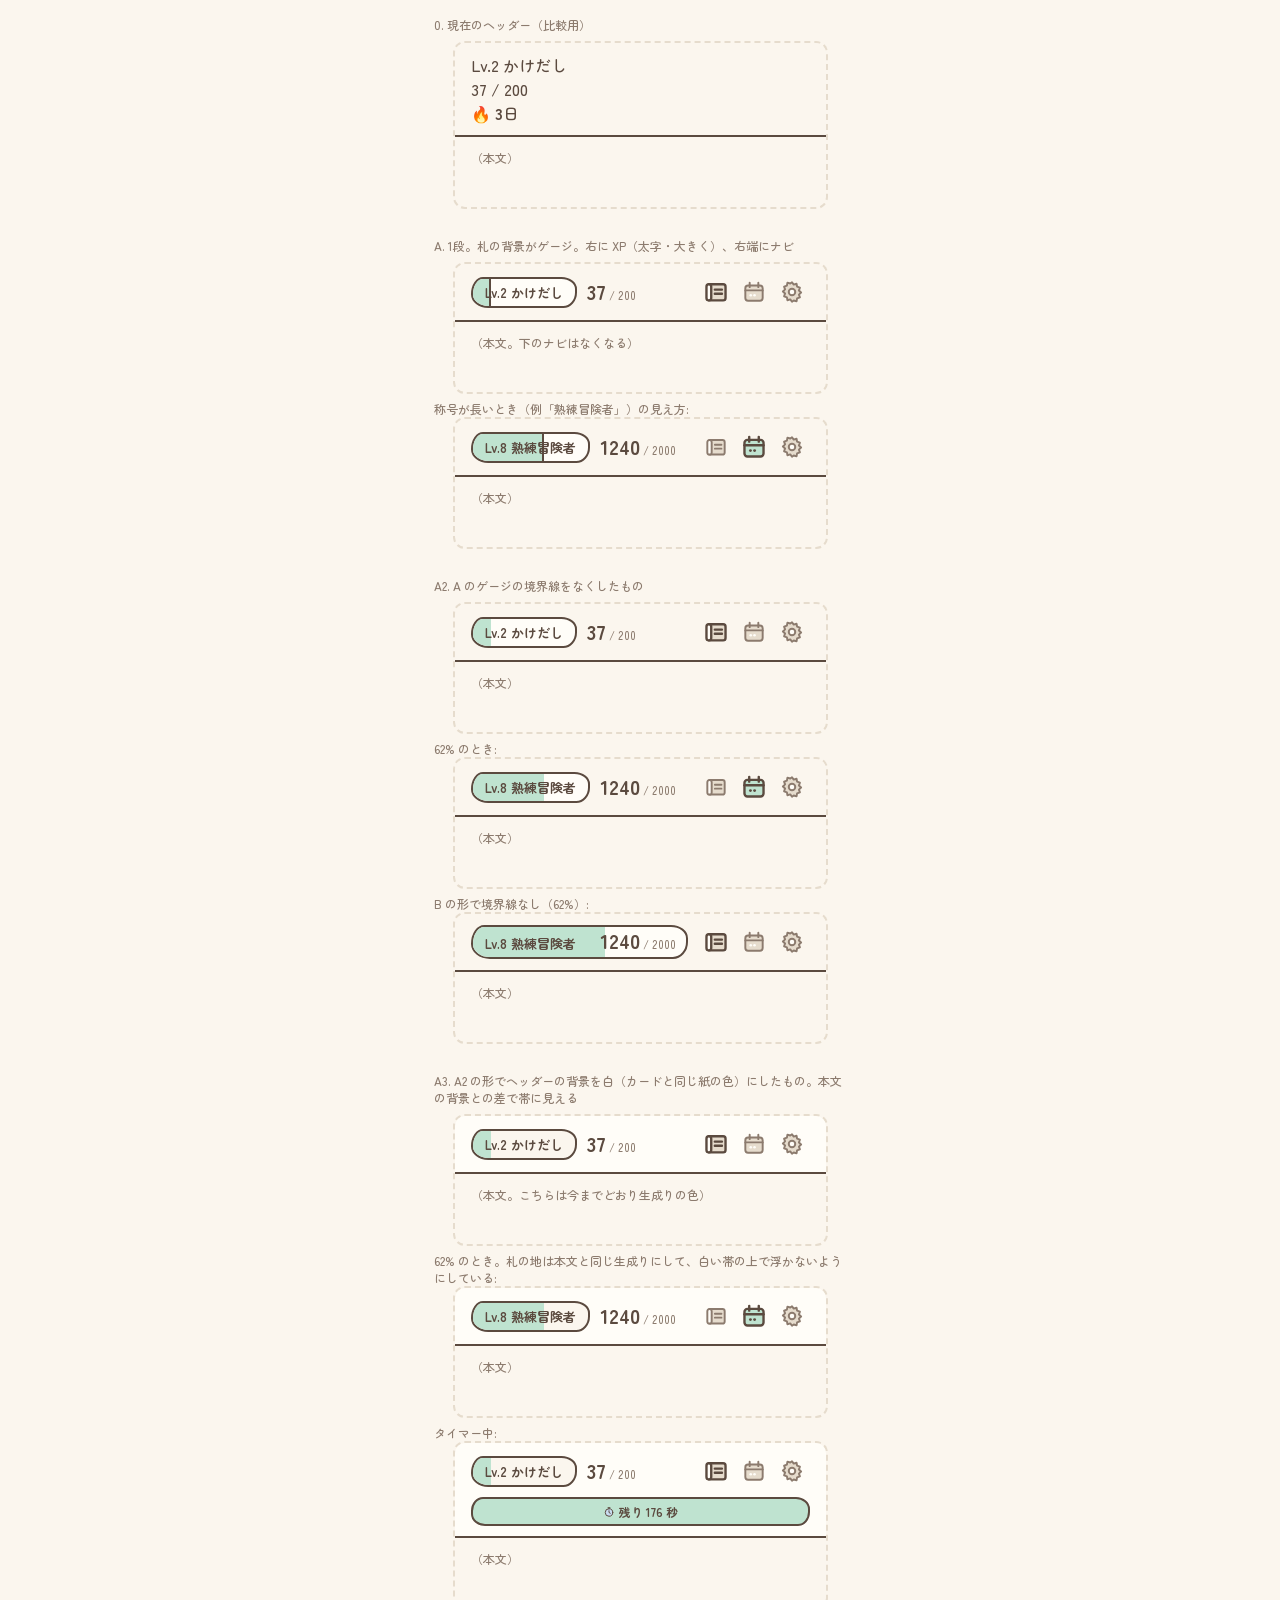
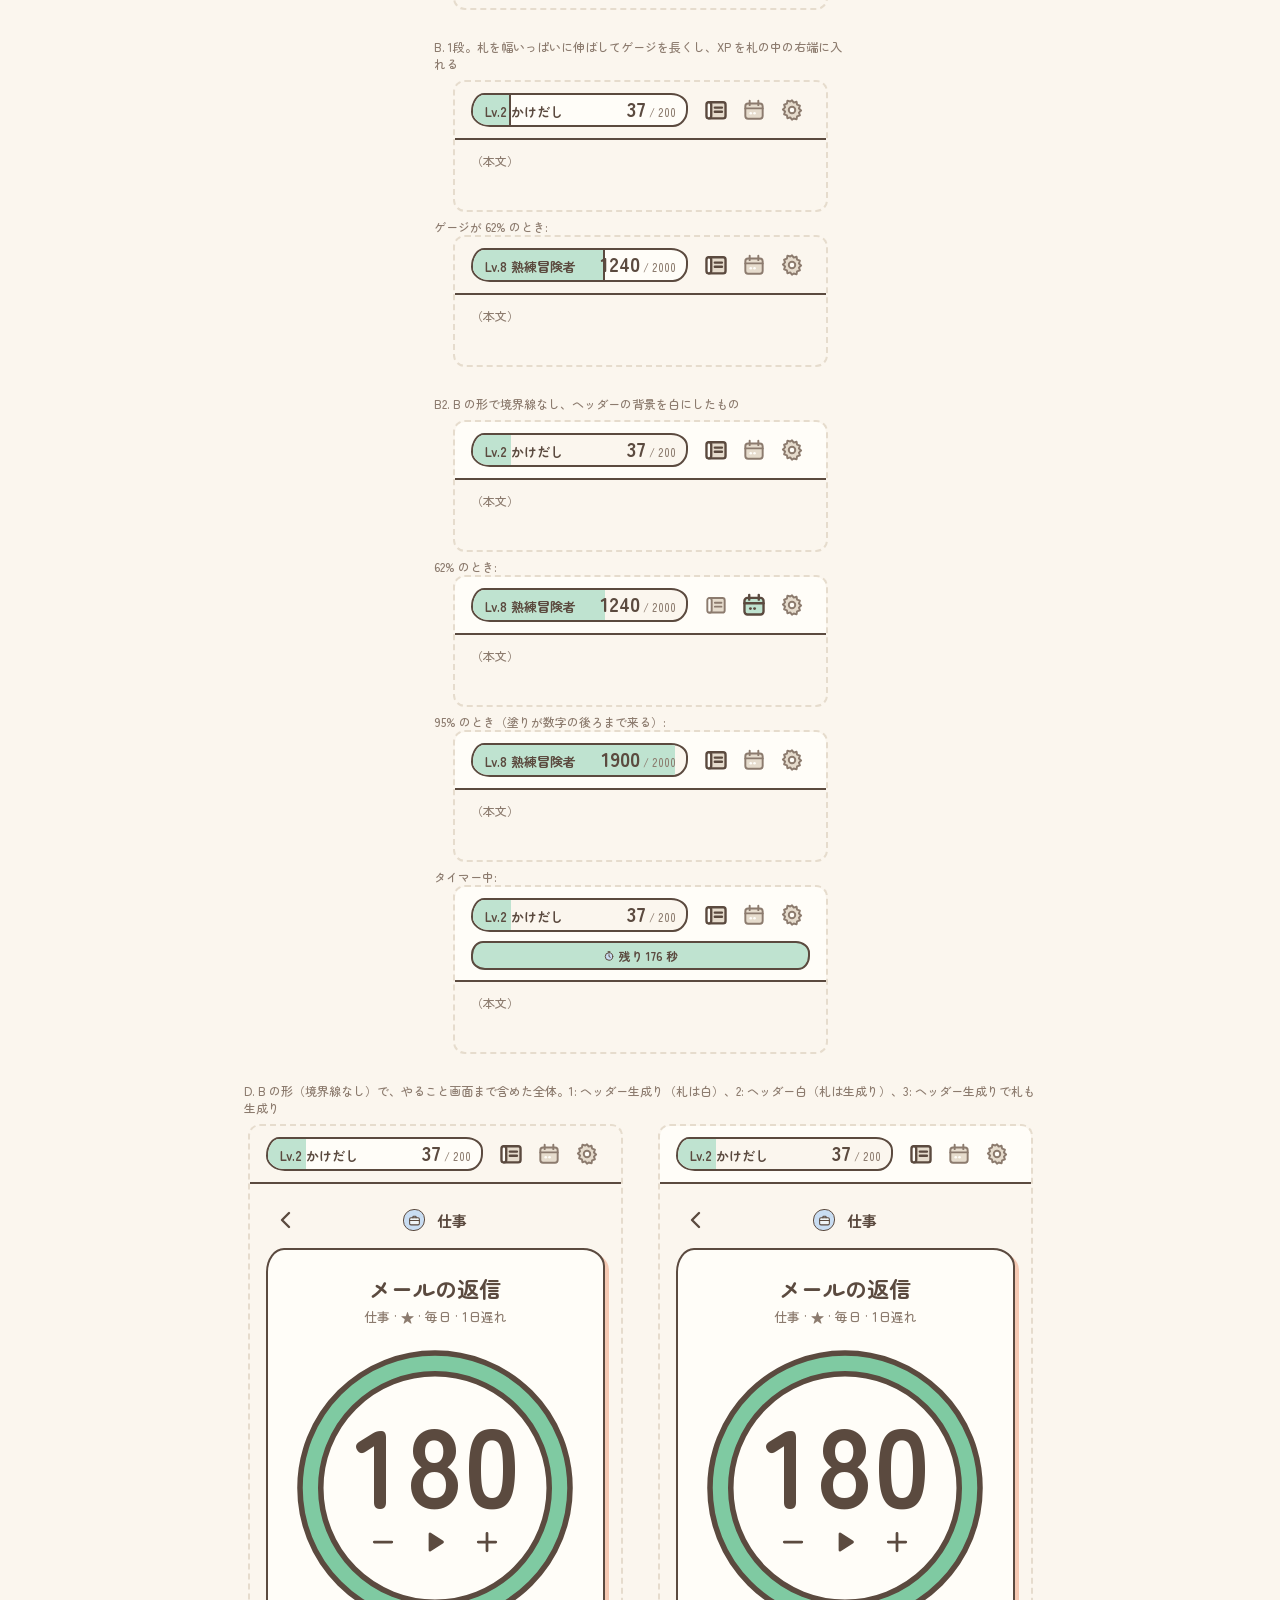
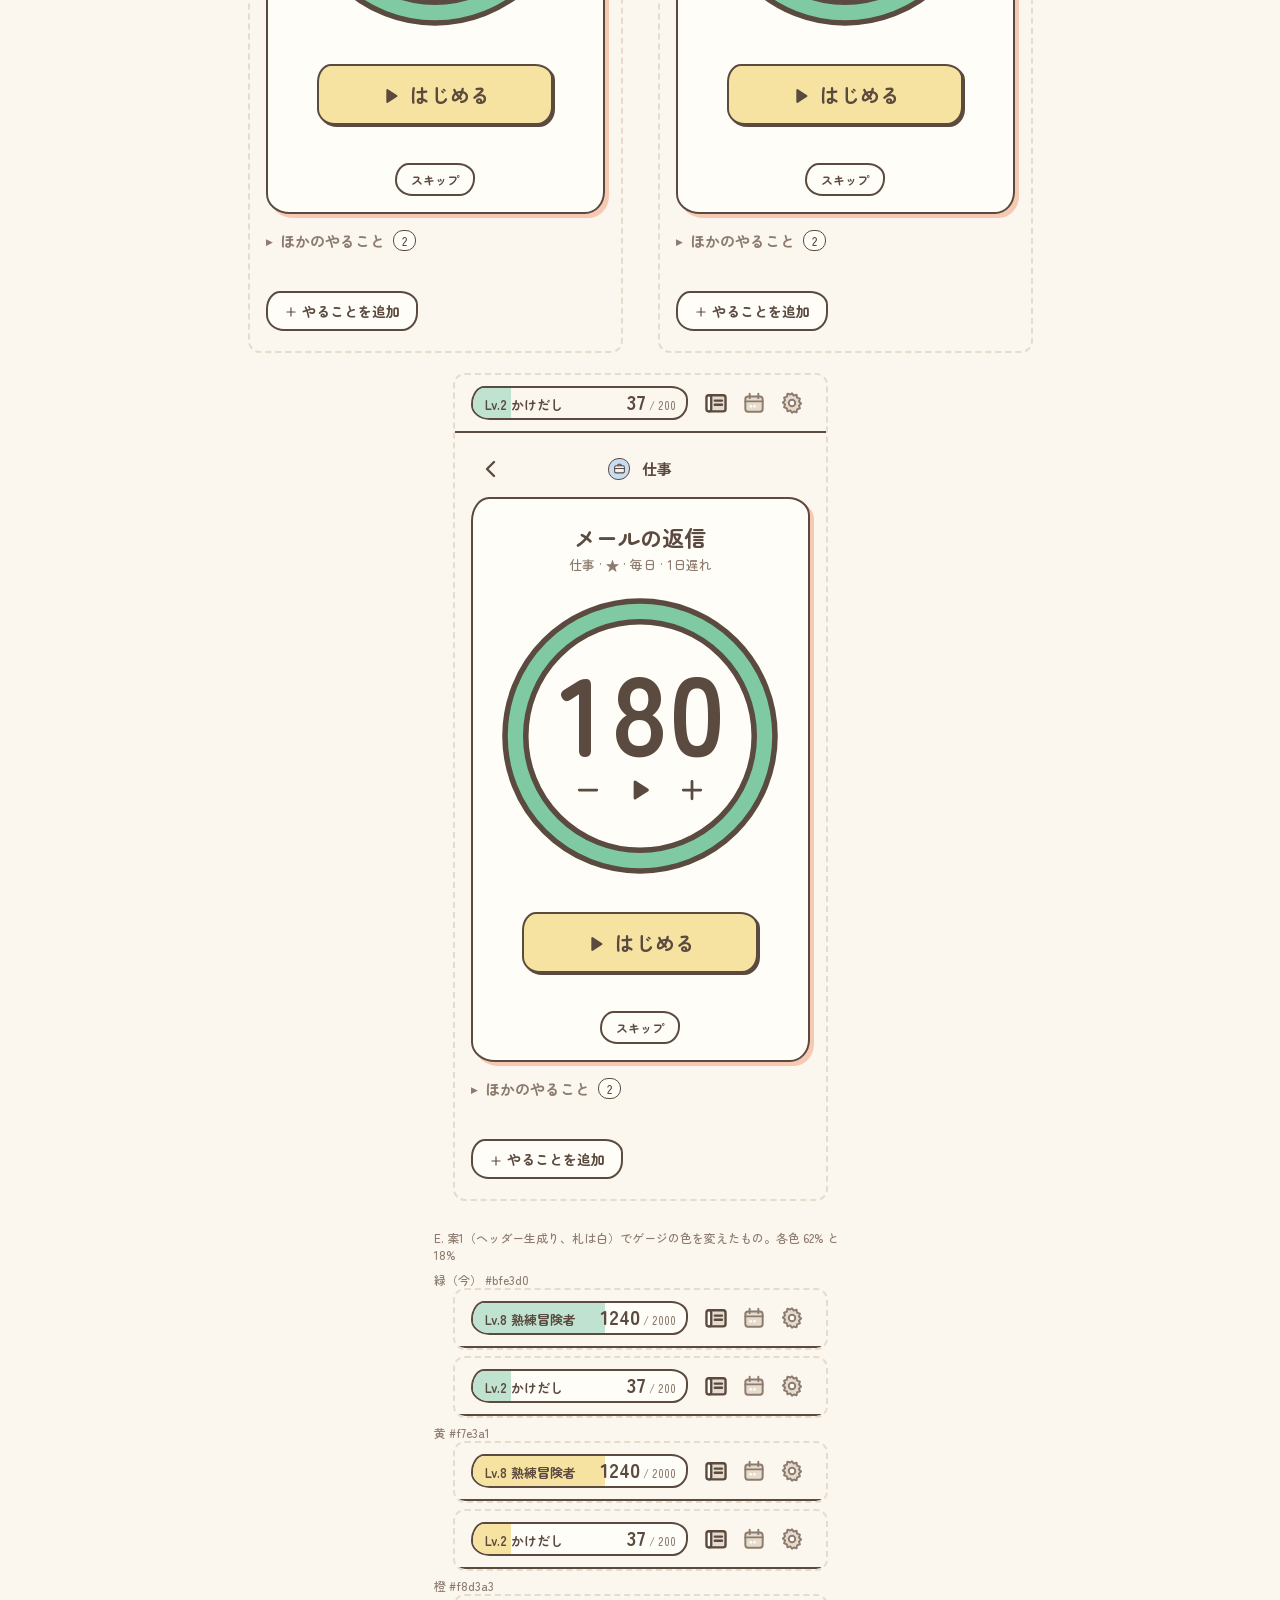
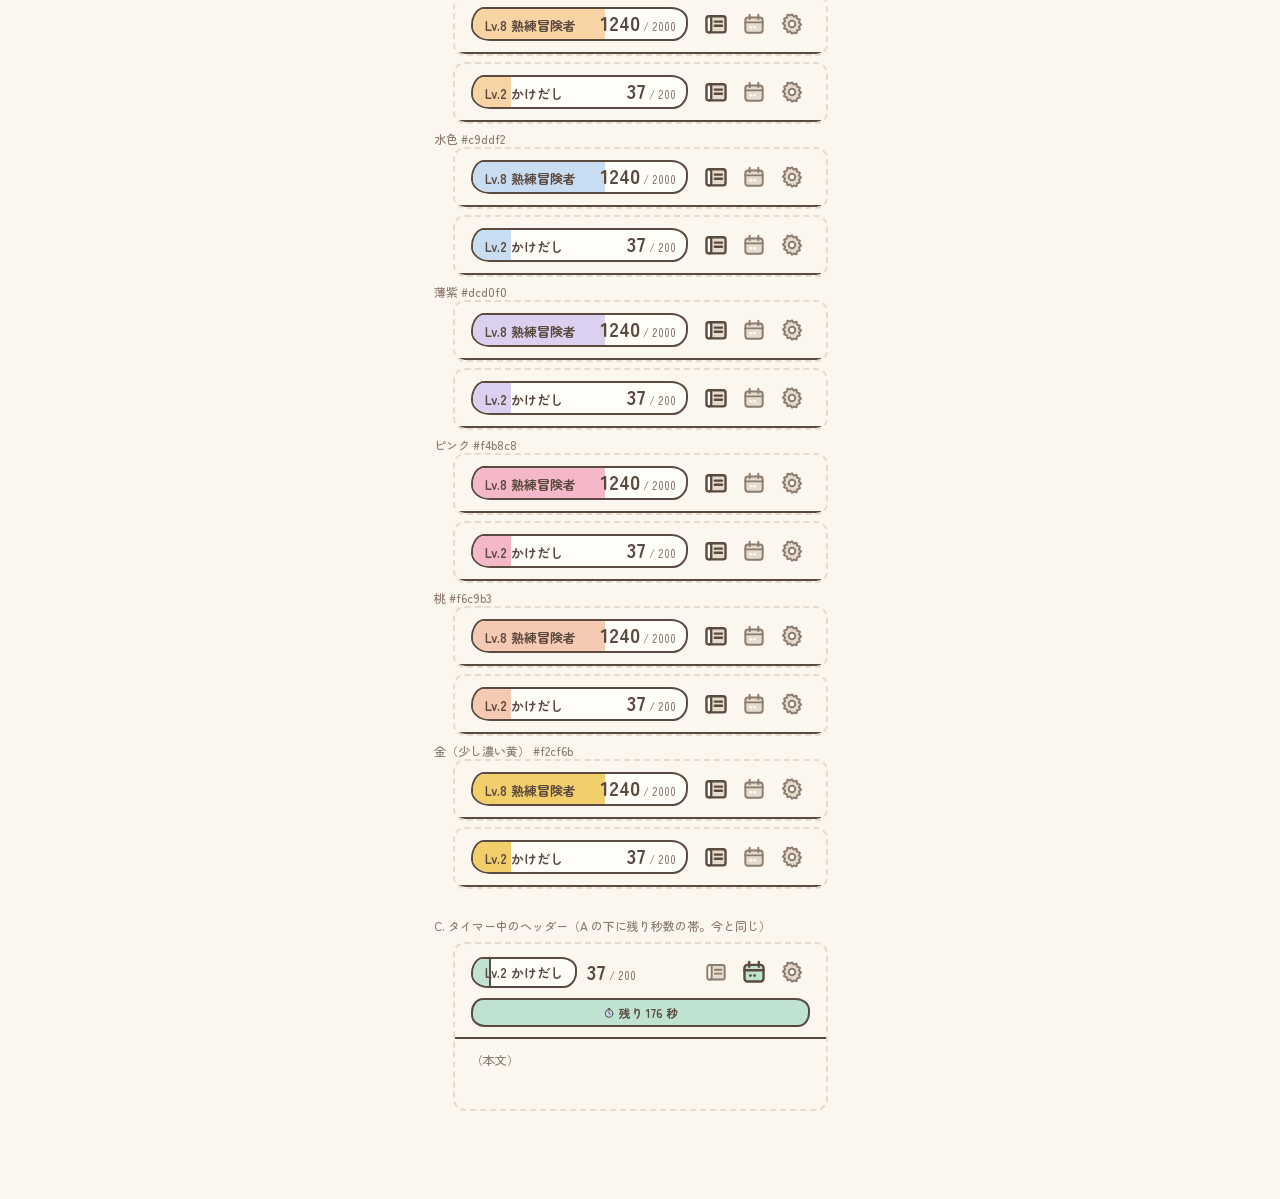
<file: docs/design-header.html>
<!DOCTYPE html>
<html lang="ja">
<head>
  <meta charset="UTF-8">
  <meta name="viewport" content="width=device-width, initial-scale=1, viewport-fit=cover">
  <title>デザイン案: ヘッダー</title>
  <link href="https://fonts.googleapis.com/css2?family=Zen+Maru+Gothic:wght@500;700&display=swap" rel="stylesheet">
  <link rel="stylesheet" href="../public/style.css">
  <style>
    /* モックアップ用: 本文だけスクロールさせる構造を外し、縦に並べる */
    body { position: static; display: block; overflow: auto; height: auto; padding: 16px 16px 60px; }
    .mock-section { margin: 0 auto 28px; max-width: 420px; }
    .mock-label { font-size: 12px; color: var(--ink-soft); margin: 0 0 8px; padding-left: 4px; }
    .mock-note { font-size: 12px; color: var(--ink-soft); margin: 6px 0 0; padding-left: 4px; }
    /* スマホの幅（375px）で見た枠 */
    .frame { width: 375px; max-width: 100%; margin: 0 auto; border: 2px dashed var(--line); border-radius: 12px; overflow: hidden; background: var(--bg); }
    .frame .header { padding-top: 10px; }
    .frame .header-inner { max-width: none; }
    .frame + .frame { margin-top: 6px; }
    .frame-body { height: 70px; padding: 12px 16px; font-size: 12px; color: var(--ink-soft); }

    /* ---- ここから実装で style.css に移す予定の指定 ---- */
    .hd-row { display: flex; align-items: center; gap: 10px; }

    /* Lv. 職業名 の札。背景そのものが経験値ゲージ */
    .lv-gauge {
      position: relative; flex: none; overflow: hidden;
      padding: 4px 12px; border: 2.2px solid var(--ink);
      border-radius: 14px 18px 16px 20px / 20px 14px 18px 16px;
      background: var(--paper); font-size: 13px; font-weight: 700; white-space: nowrap;
    }
    .lv-gauge-fill { position: absolute; inset: 0; width: 0%; background: var(--mint); border-right: 2px solid var(--ink); }
    /* 境界線なし */
    .lv-gauge--noline .lv-gauge-fill { border-right: none; }
    .lv-gauge-text { position: relative; }

    /* 現在の獲得XP: 太字で大きく。「/ 次のレベルまで」は小さく添える */
    .xp-now { flex: none; display: flex; align-items: baseline; gap: 3px; font-variant-numeric: tabular-nums; white-space: nowrap; }
    .xp-now strong { font-size: 20px; line-height: 1; font-weight: 700; color: var(--ink); }
    .xp-now span { font-size: 11px; color: var(--ink-soft); }

    /* ヘッダー右のナビ（クエスト・記録・設定） */
    .hd-nav { flex: none; display: flex; align-items: center; gap: 2px; margin-left: auto; }
    .hd-nav .tab { flex: none; width: 36px; height: 36px; border-radius: 10px 12px 10px 12px / 12px 10px 12px 10px; }
    .hd-nav .tab-icon { height: 26px; }
    .hd-nav .tab-svg { width: 26px; height: 26px; }
    .hd-nav .tab.is-active .tab-icon { transform: scale(1.1); }
    .hd-nav .tab.is-active { background: transparent; border: none; box-shadow: none; } /* 選択中は枠なし。アイコンの色と少し大きい表示だけで示す */

    /* ヘッダーの背景を白（紙の色）にした場合 */
    .frame--white .header { background: var(--paper); }
    .frame--white .lv-gauge { background: var(--bg); }

    /* ヘッダー生成りのまま、札の地も生成りにする（枠と塗りだけが見える） */
    .screen--cream-gauge .lv-gauge { background: var(--bg); }

    /* 画面全体（ヘッダー＋やること画面）の枠 */
    .screen { width: 375px; max-width: 100%; margin: 0 auto; border: 2px dashed var(--line); border-radius: 12px; overflow: hidden; background: var(--bg); }
    .screen .header { padding-top: 10px; }
    .screen .header-inner { max-width: none; }
    .screen-body { padding: 16px 16px 20px; }
    .screen-body .btn { margin-top: 14px; }
    .screens { display: flex; flex-wrap: wrap; gap: 20px; justify-content: center; }

    /* 案B: ゲージの札を幅いっぱいに伸ばし、XP を札の中の右端に入れる */
    .lv-gauge--wide { flex: 1; display: flex; align-items: baseline; justify-content: space-between; gap: 8px; min-width: 0; padding-right: 10px; }
    .lv-gauge--wide .xp-now { position: relative; }

    /* 案C: 2段。上の段に札とナビ、下の段に細いゲージと XP */
    .hd-bar { display: flex; align-items: center; gap: 8px; margin-top: 6px; }
    .hd-bar .xp-bar { flex: 1; }
  </style>
</head>
<body>
  <svg width="0" height="0" style="position:absolute" aria-hidden="true">
    <defs>
      <symbol id="i-scroll" viewBox="0 0 24 24">
        <path d="M6 5.5h12a2 2 0 0 1 2 2V17a2 2 0 0 1-2 2H6" style="fill:var(--icon-fill-a, none)"/>
        <path d="M6 5.5a2 2 0 0 0-2 2V17a2 2 0 0 0 2 2 2 2 0 0 0 2-2V7.5a2 2 0 0 0-2-2Z" style="fill:var(--icon-fill-b, none)"/>
        <path d="M11 10h6M11 13.5h6" fill="none"/>
      </symbol>
      <symbol id="i-calendar" viewBox="0 0 24 24">
        <rect x="4" y="6" width="16" height="14" rx="2.5" style="fill:var(--icon-fill-a, none)"/>
        <path d="M4 10.5h16" fill="none"/>
        <path d="M8 3.5v4M16 3.5v4" fill="none"/>
        <circle cx="9" cy="15" r="1.2" style="fill:var(--icon-fill-b, currentColor)" stroke="none"/>
        <circle cx="12.5" cy="15" r="1.2" style="fill:var(--icon-fill-b, currentColor)" stroke="none"/>
      </symbol>
      <symbol id="i-gear" viewBox="0 0 24 24">
        <path d="m12 3 1.6 2.2 2.6-.8.5 2.7 2.6.9-.9 2.6 2 1.9-2 1.9.9 2.6-2.6.9-.5 2.7-2.6-.8L12 21l-1.6-2.2-2.6.8-.5-2.7-2.6-.9.9-2.6-2-1.9 2-1.9-.9-2.6 2.6-.9.5-2.7 2.6.8Z" style="fill:var(--icon-fill-a, none)"/>
        <circle cx="12" cy="12" r="3" style="fill:var(--icon-fill-b, none)"/>
      </symbol>
      <symbol id="i-back" viewBox="0 0 24 24"><path d="M15 5l-7 7 7 7" fill="none" stroke="currentColor" stroke-width="2.4" stroke-linecap="round" stroke-linejoin="round"/></symbol>
      <symbol id="i-play" viewBox="0 0 24 24"><path d="M8 5.5v13l10-6.5Z" style="fill:var(--icon-fill-a, none)"/></symbol>
      <symbol id="i-plus" viewBox="0 0 24 24"><path d="M12 5v14M5 12h14" fill="none"/></symbol>
      <symbol id="i-minus" viewBox="0 0 24 24"><path d="M5 12h14" fill="none"/></symbol>
      <symbol id="c-briefcase" viewBox="0 0 24 24"><rect x="3" y="7" width="18" height="13" rx="2.5" style="fill:var(--icon-fill-a, none)"/><path d="M9 7V5.5A1.5 1.5 0 0 1 10.5 4h3A1.5 1.5 0 0 1 15 5.5V7M3 12h18" fill="none"/></symbol>
      <symbol id="i-timer" viewBox="0 0 24 24">
        <circle cx="12" cy="13" r="7.5" style="fill:var(--icon-fill-a, none)"/>
        <path d="M12 9.5V13l2.5 1.5M10 3.5h4M12 3.5v2" fill="none"/>
      </symbol>
    </defs>
  </svg>

  <section class="mock-section">
    <p class="mock-label">0. 現在のヘッダー（比較用）</p>
    <div class="frame">
      <header class="header"><div class="header-inner">
        <div class="level-row">
          <span class="level-badge">Lv.2 かけだし</span>
          <div class="xp-bar"><div class="xp-fill" style="width:18%"></div></div>
          <span class="xp-text">37 / 200</span>
          <div class="streak">🔥 <strong>3</strong>日</div>
        </div>
      </div></header>
      <div class="frame-body">（本文）</div>
    </div>
  </section>

  <section class="mock-section">
    <p class="mock-label">A. 1段。札の背景がゲージ。右に XP（太字・大きく）、右端にナビ</p>
    <div class="frame">
      <header class="header"><div class="header-inner">
        <div class="hd-row">
          <span class="lv-gauge"><span class="lv-gauge-fill" style="width:18%"></span><span class="lv-gauge-text">Lv.2 かけだし</span></span>
          <span class="xp-now"><strong>37</strong><span>/ 200</span></span>
          <nav class="hd-nav">
            <button class="tab is-active" data-tab="categories" aria-label="クエスト"><span class="tab-icon"><svg class="icon tab-svg" aria-hidden="true"><use href="#i-scroll"/></svg></span></button>
            <button class="tab" data-tab="log" aria-label="記録"><span class="tab-icon"><svg class="icon tab-svg" aria-hidden="true"><use href="#i-calendar"/></svg></span></button>
            <button class="tab" data-tab="settings" aria-label="設定"><span class="tab-icon"><svg class="icon tab-svg" aria-hidden="true"><use href="#i-gear"/></svg></span></button>
          </nav>
        </div>
      </div></header>
      <div class="frame-body">（本文。下のナビはなくなる）</div>
    </div>
    <p class="mock-note">称号が長いとき（例「熟練冒険者」）の見え方:</p>
    <div class="frame">
      <header class="header"><div class="header-inner">
        <div class="hd-row">
          <span class="lv-gauge"><span class="lv-gauge-fill" style="width:62%"></span><span class="lv-gauge-text">Lv.8 熟練冒険者</span></span>
          <span class="xp-now"><strong>1240</strong><span>/ 2000</span></span>
          <nav class="hd-nav">
            <button class="tab" data-tab="categories" aria-label="クエスト"><span class="tab-icon"><svg class="icon tab-svg" aria-hidden="true"><use href="#i-scroll"/></svg></span></button>
            <button class="tab is-active" data-tab="log" aria-label="記録"><span class="tab-icon"><svg class="icon tab-svg" aria-hidden="true"><use href="#i-calendar"/></svg></span></button>
            <button class="tab" data-tab="settings" aria-label="設定"><span class="tab-icon"><svg class="icon tab-svg" aria-hidden="true"><use href="#i-gear"/></svg></span></button>
          </nav>
        </div>
      </div></header>
      <div class="frame-body">（本文）</div>
    </div>
  </section>

  <section class="mock-section">
    <p class="mock-label">A2. A のゲージの境界線をなくしたもの</p>
    <div class="frame">
      <header class="header"><div class="header-inner">
        <div class="hd-row">
          <span class="lv-gauge lv-gauge--noline"><span class="lv-gauge-fill" style="width:18%"></span><span class="lv-gauge-text">Lv.2 かけだし</span></span>
          <span class="xp-now"><strong>37</strong><span>/ 200</span></span>
          <nav class="hd-nav">
            <button class="tab is-active" data-tab="categories" aria-label="クエスト"><span class="tab-icon"><svg class="icon tab-svg" aria-hidden="true"><use href="#i-scroll"/></svg></span></button>
            <button class="tab" data-tab="log" aria-label="記録"><span class="tab-icon"><svg class="icon tab-svg" aria-hidden="true"><use href="#i-calendar"/></svg></span></button>
            <button class="tab" data-tab="settings" aria-label="設定"><span class="tab-icon"><svg class="icon tab-svg" aria-hidden="true"><use href="#i-gear"/></svg></span></button>
          </nav>
        </div>
      </div></header>
      <div class="frame-body">（本文）</div>
    </div>
    <p class="mock-note">62% のとき:</p>
    <div class="frame">
      <header class="header"><div class="header-inner">
        <div class="hd-row">
          <span class="lv-gauge lv-gauge--noline"><span class="lv-gauge-fill" style="width:62%"></span><span class="lv-gauge-text">Lv.8 熟練冒険者</span></span>
          <span class="xp-now"><strong>1240</strong><span>/ 2000</span></span>
          <nav class="hd-nav">
            <button class="tab" data-tab="categories" aria-label="クエスト"><span class="tab-icon"><svg class="icon tab-svg" aria-hidden="true"><use href="#i-scroll"/></svg></span></button>
            <button class="tab is-active" data-tab="log" aria-label="記録"><span class="tab-icon"><svg class="icon tab-svg" aria-hidden="true"><use href="#i-calendar"/></svg></span></button>
            <button class="tab" data-tab="settings" aria-label="設定"><span class="tab-icon"><svg class="icon tab-svg" aria-hidden="true"><use href="#i-gear"/></svg></span></button>
          </nav>
        </div>
      </div></header>
      <div class="frame-body">（本文）</div>
    </div>
    <p class="mock-note">B の形で境界線なし（62%）:</p>
    <div class="frame">
      <header class="header"><div class="header-inner">
        <div class="hd-row">
          <span class="lv-gauge lv-gauge--wide lv-gauge--noline"><span class="lv-gauge-fill" style="width:62%"></span><span class="lv-gauge-text">Lv.8 熟練冒険者</span><span class="xp-now"><strong>1240</strong><span>/ 2000</span></span></span>
          <nav class="hd-nav">
            <button class="tab is-active" data-tab="categories" aria-label="クエスト"><span class="tab-icon"><svg class="icon tab-svg" aria-hidden="true"><use href="#i-scroll"/></svg></span></button>
            <button class="tab" data-tab="log" aria-label="記録"><span class="tab-icon"><svg class="icon tab-svg" aria-hidden="true"><use href="#i-calendar"/></svg></span></button>
            <button class="tab" data-tab="settings" aria-label="設定"><span class="tab-icon"><svg class="icon tab-svg" aria-hidden="true"><use href="#i-gear"/></svg></span></button>
          </nav>
        </div>
      </div></header>
      <div class="frame-body">（本文）</div>
    </div>
  </section>

  <section class="mock-section">
    <p class="mock-label">A3. A2 の形でヘッダーの背景を白（カードと同じ紙の色）にしたもの。本文の背景との差で帯に見える</p>
    <div class="frame frame--white">
      <header class="header"><div class="header-inner">
        <div class="hd-row">
          <span class="lv-gauge lv-gauge--noline"><span class="lv-gauge-fill" style="width:18%"></span><span class="lv-gauge-text">Lv.2 かけだし</span></span>
          <span class="xp-now"><strong>37</strong><span>/ 200</span></span>
          <nav class="hd-nav">
            <button class="tab is-active" data-tab="categories" aria-label="クエスト"><span class="tab-icon"><svg class="icon tab-svg" aria-hidden="true"><use href="#i-scroll"/></svg></span></button>
            <button class="tab" data-tab="log" aria-label="記録"><span class="tab-icon"><svg class="icon tab-svg" aria-hidden="true"><use href="#i-calendar"/></svg></span></button>
            <button class="tab" data-tab="settings" aria-label="設定"><span class="tab-icon"><svg class="icon tab-svg" aria-hidden="true"><use href="#i-gear"/></svg></span></button>
          </nav>
        </div>
      </div></header>
      <div class="frame-body">（本文。こちらは今までどおり生成りの色）</div>
    </div>
    <p class="mock-note">62% のとき。札の地は本文と同じ生成りにして、白い帯の上で浮かないようにしている:</p>
    <div class="frame frame--white">
      <header class="header"><div class="header-inner">
        <div class="hd-row">
          <span class="lv-gauge lv-gauge--noline"><span class="lv-gauge-fill" style="width:62%"></span><span class="lv-gauge-text">Lv.8 熟練冒険者</span></span>
          <span class="xp-now"><strong>1240</strong><span>/ 2000</span></span>
          <nav class="hd-nav">
            <button class="tab" data-tab="categories" aria-label="クエスト"><span class="tab-icon"><svg class="icon tab-svg" aria-hidden="true"><use href="#i-scroll"/></svg></span></button>
            <button class="tab is-active" data-tab="log" aria-label="記録"><span class="tab-icon"><svg class="icon tab-svg" aria-hidden="true"><use href="#i-calendar"/></svg></span></button>
            <button class="tab" data-tab="settings" aria-label="設定"><span class="tab-icon"><svg class="icon tab-svg" aria-hidden="true"><use href="#i-gear"/></svg></span></button>
          </nav>
        </div>
      </div></header>
      <div class="frame-body">（本文）</div>
    </div>
    <p class="mock-note">タイマー中:</p>
    <div class="frame frame--white">
      <header class="header"><div class="header-inner">
        <div class="hd-row">
          <span class="lv-gauge lv-gauge--noline"><span class="lv-gauge-fill" style="width:18%"></span><span class="lv-gauge-text">Lv.2 かけだし</span></span>
          <span class="xp-now"><strong>37</strong><span>/ 200</span></span>
          <nav class="hd-nav">
            <button class="tab is-active" data-tab="categories" aria-label="クエスト"><span class="tab-icon"><svg class="icon tab-svg" aria-hidden="true"><use href="#i-scroll"/></svg></span></button>
            <button class="tab" data-tab="log" aria-label="記録"><span class="tab-icon"><svg class="icon tab-svg" aria-hidden="true"><use href="#i-calendar"/></svg></span></button>
            <button class="tab" data-tab="settings" aria-label="設定"><span class="tab-icon"><svg class="icon tab-svg" aria-hidden="true"><use href="#i-gear"/></svg></span></button>
          </nav>
        </div>
        <button class="timer-mini"><svg class="icon icon-timer" aria-hidden="true"><use href="#i-timer"/></svg> 残り 176 秒</button>
      </div></header>
      <div class="frame-body">（本文）</div>
    </div>
  </section>

  <section class="mock-section">
    <p class="mock-label">B. 1段。札を幅いっぱいに伸ばしてゲージを長くし、XP を札の中の右端に入れる</p>
    <div class="frame">
      <header class="header"><div class="header-inner">
        <div class="hd-row">
          <span class="lv-gauge lv-gauge--wide"><span class="lv-gauge-fill" style="width:18%"></span><span class="lv-gauge-text">Lv.2 かけだし</span><span class="xp-now"><strong>37</strong><span>/ 200</span></span></span>
          <nav class="hd-nav">
            <button class="tab is-active" data-tab="categories" aria-label="クエスト"><span class="tab-icon"><svg class="icon tab-svg" aria-hidden="true"><use href="#i-scroll"/></svg></span></button>
            <button class="tab" data-tab="log" aria-label="記録"><span class="tab-icon"><svg class="icon tab-svg" aria-hidden="true"><use href="#i-calendar"/></svg></span></button>
            <button class="tab" data-tab="settings" aria-label="設定"><span class="tab-icon"><svg class="icon tab-svg" aria-hidden="true"><use href="#i-gear"/></svg></span></button>
          </nav>
        </div>
      </div></header>
      <div class="frame-body">（本文）</div>
    </div>
    <p class="mock-note">ゲージが 62% のとき:</p>
    <div class="frame">
      <header class="header"><div class="header-inner">
        <div class="hd-row">
          <span class="lv-gauge lv-gauge--wide"><span class="lv-gauge-fill" style="width:62%"></span><span class="lv-gauge-text">Lv.8 熟練冒険者</span><span class="xp-now"><strong>1240</strong><span>/ 2000</span></span></span>
          <nav class="hd-nav">
            <button class="tab is-active" data-tab="categories" aria-label="クエスト"><span class="tab-icon"><svg class="icon tab-svg" aria-hidden="true"><use href="#i-scroll"/></svg></span></button>
            <button class="tab" data-tab="log" aria-label="記録"><span class="tab-icon"><svg class="icon tab-svg" aria-hidden="true"><use href="#i-calendar"/></svg></span></button>
            <button class="tab" data-tab="settings" aria-label="設定"><span class="tab-icon"><svg class="icon tab-svg" aria-hidden="true"><use href="#i-gear"/></svg></span></button>
          </nav>
        </div>
      </div></header>
      <div class="frame-body">（本文）</div>
    </div>
  </section>

  <section class="mock-section">
    <p class="mock-label">B2. B の形で境界線なし、ヘッダーの背景を白にしたもの</p>
    <div class="frame frame--white">
      <header class="header"><div class="header-inner">
        <div class="hd-row">
          <span class="lv-gauge lv-gauge--wide lv-gauge--noline"><span class="lv-gauge-fill" style="width:18%"></span><span class="lv-gauge-text">Lv.2 かけだし</span><span class="xp-now"><strong>37</strong><span>/ 200</span></span></span>
          <nav class="hd-nav"><button class="tab is-active" data-tab="categories" aria-label="クエスト"><span class="tab-icon"><svg class="icon tab-svg" aria-hidden="true"><use href="#i-scroll"/></svg></span></button><button class="tab " data-tab="log" aria-label="記録"><span class="tab-icon"><svg class="icon tab-svg" aria-hidden="true"><use href="#i-calendar"/></svg></span></button><button class="tab " data-tab="settings" aria-label="設定"><span class="tab-icon"><svg class="icon tab-svg" aria-hidden="true"><use href="#i-gear"/></svg></span></button></nav>
        </div>
      </div></header>
      <div class="frame-body">（本文）</div>
    </div>
    <p class="mock-note">62% のとき:</p>
    <div class="frame frame--white">
      <header class="header"><div class="header-inner">
        <div class="hd-row">
          <span class="lv-gauge lv-gauge--wide lv-gauge--noline"><span class="lv-gauge-fill" style="width:62%"></span><span class="lv-gauge-text">Lv.8 熟練冒険者</span><span class="xp-now"><strong>1240</strong><span>/ 2000</span></span></span>
          <nav class="hd-nav"><button class="tab " data-tab="categories" aria-label="クエスト"><span class="tab-icon"><svg class="icon tab-svg" aria-hidden="true"><use href="#i-scroll"/></svg></span></button><button class="tab is-active" data-tab="log" aria-label="記録"><span class="tab-icon"><svg class="icon tab-svg" aria-hidden="true"><use href="#i-calendar"/></svg></span></button><button class="tab " data-tab="settings" aria-label="設定"><span class="tab-icon"><svg class="icon tab-svg" aria-hidden="true"><use href="#i-gear"/></svg></span></button></nav>
        </div>
      </div></header>
      <div class="frame-body">（本文）</div>
    </div>
    <p class="mock-note">95% のとき（塗りが数字の後ろまで来る）:</p>
    <div class="frame frame--white">
      <header class="header"><div class="header-inner">
        <div class="hd-row">
          <span class="lv-gauge lv-gauge--wide lv-gauge--noline"><span class="lv-gauge-fill" style="width:95%"></span><span class="lv-gauge-text">Lv.8 熟練冒険者</span><span class="xp-now"><strong>1900</strong><span>/ 2000</span></span></span>
          <nav class="hd-nav"><button class="tab is-active" data-tab="categories" aria-label="クエスト"><span class="tab-icon"><svg class="icon tab-svg" aria-hidden="true"><use href="#i-scroll"/></svg></span></button><button class="tab " data-tab="log" aria-label="記録"><span class="tab-icon"><svg class="icon tab-svg" aria-hidden="true"><use href="#i-calendar"/></svg></span></button><button class="tab " data-tab="settings" aria-label="設定"><span class="tab-icon"><svg class="icon tab-svg" aria-hidden="true"><use href="#i-gear"/></svg></span></button></nav>
        </div>
      </div></header>
      <div class="frame-body">（本文）</div>
    </div>
    <p class="mock-note">タイマー中:</p>
    <div class="frame frame--white">
      <header class="header"><div class="header-inner">
        <div class="hd-row">
          <span class="lv-gauge lv-gauge--wide lv-gauge--noline"><span class="lv-gauge-fill" style="width:18%"></span><span class="lv-gauge-text">Lv.2 かけだし</span><span class="xp-now"><strong>37</strong><span>/ 200</span></span></span>
          <nav class="hd-nav"><button class="tab is-active" data-tab="categories" aria-label="クエスト"><span class="tab-icon"><svg class="icon tab-svg" aria-hidden="true"><use href="#i-scroll"/></svg></span></button><button class="tab " data-tab="log" aria-label="記録"><span class="tab-icon"><svg class="icon tab-svg" aria-hidden="true"><use href="#i-calendar"/></svg></span></button><button class="tab " data-tab="settings" aria-label="設定"><span class="tab-icon"><svg class="icon tab-svg" aria-hidden="true"><use href="#i-gear"/></svg></span></button></nav>
        </div>
        <button class="timer-mini"><svg class="icon icon-timer" aria-hidden="true"><use href="#i-timer"/></svg> 残り 176 秒</button>
      </div></header>
      <div class="frame-body">（本文）</div>
    </div>
  </section>

  <section class="mock-section" style="max-width: 800px;">
    <p class="mock-label">D. B の形（境界線なし）で、やること画面まで含めた全体。1: ヘッダー生成り（札は白）、2: ヘッダー白（札は生成り）、3: ヘッダー生成りで札も生成り</p>
    <div class="screens">
      <div class="screen">
      <header class="header"><div class="header-inner">
        <div class="hd-row">
          <span class="lv-gauge lv-gauge--wide lv-gauge--noline"><span class="lv-gauge-fill" style="width:18%"></span><span class="lv-gauge-text">Lv.2 かけだし</span><span class="xp-now"><strong>37</strong><span>/ 200</span></span></span>
          <nav class="hd-nav"><button class="tab is-active" data-tab="categories" aria-label="クエスト"><span class="tab-icon"><svg class="icon tab-svg" aria-hidden="true"><use href="#i-scroll"/></svg></span></button><button class="tab " data-tab="log" aria-label="記録"><span class="tab-icon"><svg class="icon tab-svg" aria-hidden="true"><use href="#i-calendar"/></svg></span></button><button class="tab " data-tab="settings" aria-label="設定"><span class="tab-icon"><svg class="icon tab-svg" aria-hidden="true"><use href="#i-gear"/></svg></span></button></nav>
        </div>
      </div></header>
      <div class="screen-body">
        <div class="tasks-bar">
          <button class="tasks-back" aria-label="クエスト一覧に戻る"><svg class="icon" aria-hidden="true"><use href="#i-back"/></svg></button>
          <div class="tasks-heading"><span class="cat-icon cat-icon--sm" style="--cat-color:#c9ddf2"><svg class="icon" aria-hidden="true"><use href="#c-briefcase"/></svg></span><span>仕事</span></div>
        </div>
        <div class="focus-card">
          <div class="focus-title">メールの返信</div>
          <div class="focus-meta">仕事 · ★ · 毎日 · 1日遅れ</div>
          <div class="qt">
            <div class="qt-dial">
              <svg class="qt-ring" viewBox="0 0 130 130"><g>
                <circle class="qt-track" cx="65" cy="65" r="54"/>
                <circle class="qt-fill" cx="65" cy="65" r="54" stroke-dasharray="339.3" stroke-dashoffset="0"/>
                <circle class="qt-edge" cx="65" cy="65" r="58.5"/><circle class="qt-edge" cx="65" cy="65" r="49.5"/>
              </g></svg>
              <div class="qt-center"><div class="qt-seconds"><span>1</span><span>8</span><span>0</span></div><div class="qt-slot"><button class="qt-ctl" aria-label="10秒引く"><svg class="icon" aria-hidden="true"><use href="#i-minus"/></svg></button><button class="qt-ctl" aria-label="はじめる"><svg class="icon" aria-hidden="true"><use href="#i-play"/></svg></button><button class="qt-ctl" aria-label="10秒足す"><svg class="icon" aria-hidden="true"><use href="#i-plus"/></svg></button></div></div>
            </div>
          </div>
          <div class="qt-actions">
            <button class="btn btn-primary qt-main is-start"><svg class="icon" aria-hidden="true"><use href="#i-play"/></svg> はじめる</button>
            <div class="qt-subrow"><button class="btn qt-small">スキップ</button></div>
          </div>
        </div>
        <details class="quest-section quest-details"><summary class="quest-heading">ほかのやること <span class="count">2</span></summary></details>
        <button class="btn"><svg class="icon" aria-hidden="true"><use href="#i-plus"/></svg> やることを追加</button>
      </div>
      </div>
      <div class="screen frame--white">
      <header class="header"><div class="header-inner">
        <div class="hd-row">
          <span class="lv-gauge lv-gauge--wide lv-gauge--noline"><span class="lv-gauge-fill" style="width:18%"></span><span class="lv-gauge-text">Lv.2 かけだし</span><span class="xp-now"><strong>37</strong><span>/ 200</span></span></span>
          <nav class="hd-nav"><button class="tab is-active" data-tab="categories" aria-label="クエスト"><span class="tab-icon"><svg class="icon tab-svg" aria-hidden="true"><use href="#i-scroll"/></svg></span></button><button class="tab " data-tab="log" aria-label="記録"><span class="tab-icon"><svg class="icon tab-svg" aria-hidden="true"><use href="#i-calendar"/></svg></span></button><button class="tab " data-tab="settings" aria-label="設定"><span class="tab-icon"><svg class="icon tab-svg" aria-hidden="true"><use href="#i-gear"/></svg></span></button></nav>
        </div>
      </div></header>
      <div class="screen-body">
        <div class="tasks-bar">
          <button class="tasks-back" aria-label="クエスト一覧に戻る"><svg class="icon" aria-hidden="true"><use href="#i-back"/></svg></button>
          <div class="tasks-heading"><span class="cat-icon cat-icon--sm" style="--cat-color:#c9ddf2"><svg class="icon" aria-hidden="true"><use href="#c-briefcase"/></svg></span><span>仕事</span></div>
        </div>
        <div class="focus-card">
          <div class="focus-title">メールの返信</div>
          <div class="focus-meta">仕事 · ★ · 毎日 · 1日遅れ</div>
          <div class="qt">
            <div class="qt-dial">
              <svg class="qt-ring" viewBox="0 0 130 130"><g>
                <circle class="qt-track" cx="65" cy="65" r="54"/>
                <circle class="qt-fill" cx="65" cy="65" r="54" stroke-dasharray="339.3" stroke-dashoffset="0"/>
                <circle class="qt-edge" cx="65" cy="65" r="58.5"/><circle class="qt-edge" cx="65" cy="65" r="49.5"/>
              </g></svg>
              <div class="qt-center"><div class="qt-seconds"><span>1</span><span>8</span><span>0</span></div><div class="qt-slot"><button class="qt-ctl" aria-label="10秒引く"><svg class="icon" aria-hidden="true"><use href="#i-minus"/></svg></button><button class="qt-ctl" aria-label="はじめる"><svg class="icon" aria-hidden="true"><use href="#i-play"/></svg></button><button class="qt-ctl" aria-label="10秒足す"><svg class="icon" aria-hidden="true"><use href="#i-plus"/></svg></button></div></div>
            </div>
          </div>
          <div class="qt-actions">
            <button class="btn btn-primary qt-main is-start"><svg class="icon" aria-hidden="true"><use href="#i-play"/></svg> はじめる</button>
            <div class="qt-subrow"><button class="btn qt-small">スキップ</button></div>
          </div>
        </div>
        <details class="quest-section quest-details"><summary class="quest-heading">ほかのやること <span class="count">2</span></summary></details>
        <button class="btn"><svg class="icon" aria-hidden="true"><use href="#i-plus"/></svg> やることを追加</button>
      </div>
      </div>
      <div class="screen screen--cream-gauge">
      <header class="header"><div class="header-inner">
        <div class="hd-row">
          <span class="lv-gauge lv-gauge--wide lv-gauge--noline"><span class="lv-gauge-fill" style="width:18%"></span><span class="lv-gauge-text">Lv.2 かけだし</span><span class="xp-now"><strong>37</strong><span>/ 200</span></span></span>
          <nav class="hd-nav"><button class="tab is-active" data-tab="categories" aria-label="クエスト"><span class="tab-icon"><svg class="icon tab-svg" aria-hidden="true"><use href="#i-scroll"/></svg></span></button><button class="tab " data-tab="log" aria-label="記録"><span class="tab-icon"><svg class="icon tab-svg" aria-hidden="true"><use href="#i-calendar"/></svg></span></button><button class="tab " data-tab="settings" aria-label="設定"><span class="tab-icon"><svg class="icon tab-svg" aria-hidden="true"><use href="#i-gear"/></svg></span></button></nav>
        </div>
      </div></header>
      <div class="screen-body">
        <div class="tasks-bar">
          <button class="tasks-back" aria-label="クエスト一覧に戻る"><svg class="icon" aria-hidden="true"><use href="#i-back"/></svg></button>
          <div class="tasks-heading"><span class="cat-icon cat-icon--sm" style="--cat-color:#c9ddf2"><svg class="icon" aria-hidden="true"><use href="#c-briefcase"/></svg></span><span>仕事</span></div>
        </div>
        <div class="focus-card">
          <div class="focus-title">メールの返信</div>
          <div class="focus-meta">仕事 · ★ · 毎日 · 1日遅れ</div>
          <div class="qt">
            <div class="qt-dial">
              <svg class="qt-ring" viewBox="0 0 130 130"><g>
                <circle class="qt-track" cx="65" cy="65" r="54"/>
                <circle class="qt-fill" cx="65" cy="65" r="54" stroke-dasharray="339.3" stroke-dashoffset="0"/>
                <circle class="qt-edge" cx="65" cy="65" r="58.5"/><circle class="qt-edge" cx="65" cy="65" r="49.5"/>
              </g></svg>
              <div class="qt-center"><div class="qt-seconds"><span>1</span><span>8</span><span>0</span></div><div class="qt-slot"><button class="qt-ctl" aria-label="10秒引く"><svg class="icon" aria-hidden="true"><use href="#i-minus"/></svg></button><button class="qt-ctl" aria-label="はじめる"><svg class="icon" aria-hidden="true"><use href="#i-play"/></svg></button><button class="qt-ctl" aria-label="10秒足す"><svg class="icon" aria-hidden="true"><use href="#i-plus"/></svg></button></div></div>
            </div>
          </div>
          <div class="qt-actions">
            <button class="btn btn-primary qt-main is-start"><svg class="icon" aria-hidden="true"><use href="#i-play"/></svg> はじめる</button>
            <div class="qt-subrow"><button class="btn qt-small">スキップ</button></div>
          </div>
        </div>
        <details class="quest-section quest-details"><summary class="quest-heading">ほかのやること <span class="count">2</span></summary></details>
        <button class="btn"><svg class="icon" aria-hidden="true"><use href="#i-plus"/></svg> やることを追加</button>
      </div>
      </div>
    </div>
  </section>

  <section class="mock-section">
    <p class="mock-label">E. 案1（ヘッダー生成り、札は白）でゲージの色を変えたもの。各色 62% と 18%</p>
    <p class="mock-note">緑（今） #bfe3d0</p>
    <div class="frame">
      <header class="header"><div class="header-inner">
        <div class="hd-row">
          <span class="lv-gauge lv-gauge--wide lv-gauge--noline"><span class="lv-gauge-fill" style="width:62%; background:#bfe3d0"></span><span class="lv-gauge-text">Lv.8 熟練冒険者</span><span class="xp-now"><strong>1240</strong><span>/ 2000</span></span></span>
          <nav class="hd-nav"><button class="tab is-active" data-tab="categories" aria-label="クエスト"><span class="tab-icon"><svg class="icon tab-svg" aria-hidden="true"><use href="#i-scroll"/></svg></span></button><button class="tab " data-tab="log" aria-label="記録"><span class="tab-icon"><svg class="icon tab-svg" aria-hidden="true"><use href="#i-calendar"/></svg></span></button><button class="tab " data-tab="settings" aria-label="設定"><span class="tab-icon"><svg class="icon tab-svg" aria-hidden="true"><use href="#i-gear"/></svg></span></button></nav>
        </div>
      </div></header>
    </div>
    <div class="frame">
      <header class="header"><div class="header-inner">
        <div class="hd-row">
          <span class="lv-gauge lv-gauge--wide lv-gauge--noline"><span class="lv-gauge-fill" style="width:18%; background:#bfe3d0"></span><span class="lv-gauge-text">Lv.2 かけだし</span><span class="xp-now"><strong>37</strong><span>/ 200</span></span></span>
          <nav class="hd-nav"><button class="tab is-active" data-tab="categories" aria-label="クエスト"><span class="tab-icon"><svg class="icon tab-svg" aria-hidden="true"><use href="#i-scroll"/></svg></span></button><button class="tab " data-tab="log" aria-label="記録"><span class="tab-icon"><svg class="icon tab-svg" aria-hidden="true"><use href="#i-calendar"/></svg></span></button><button class="tab " data-tab="settings" aria-label="設定"><span class="tab-icon"><svg class="icon tab-svg" aria-hidden="true"><use href="#i-gear"/></svg></span></button></nav>
        </div>
      </div></header>
    </div>
    <p class="mock-note">黄 #f7e3a1</p>
    <div class="frame">
      <header class="header"><div class="header-inner">
        <div class="hd-row">
          <span class="lv-gauge lv-gauge--wide lv-gauge--noline"><span class="lv-gauge-fill" style="width:62%; background:#f7e3a1"></span><span class="lv-gauge-text">Lv.8 熟練冒険者</span><span class="xp-now"><strong>1240</strong><span>/ 2000</span></span></span>
          <nav class="hd-nav"><button class="tab is-active" data-tab="categories" aria-label="クエスト"><span class="tab-icon"><svg class="icon tab-svg" aria-hidden="true"><use href="#i-scroll"/></svg></span></button><button class="tab " data-tab="log" aria-label="記録"><span class="tab-icon"><svg class="icon tab-svg" aria-hidden="true"><use href="#i-calendar"/></svg></span></button><button class="tab " data-tab="settings" aria-label="設定"><span class="tab-icon"><svg class="icon tab-svg" aria-hidden="true"><use href="#i-gear"/></svg></span></button></nav>
        </div>
      </div></header>
    </div>
    <div class="frame">
      <header class="header"><div class="header-inner">
        <div class="hd-row">
          <span class="lv-gauge lv-gauge--wide lv-gauge--noline"><span class="lv-gauge-fill" style="width:18%; background:#f7e3a1"></span><span class="lv-gauge-text">Lv.2 かけだし</span><span class="xp-now"><strong>37</strong><span>/ 200</span></span></span>
          <nav class="hd-nav"><button class="tab is-active" data-tab="categories" aria-label="クエスト"><span class="tab-icon"><svg class="icon tab-svg" aria-hidden="true"><use href="#i-scroll"/></svg></span></button><button class="tab " data-tab="log" aria-label="記録"><span class="tab-icon"><svg class="icon tab-svg" aria-hidden="true"><use href="#i-calendar"/></svg></span></button><button class="tab " data-tab="settings" aria-label="設定"><span class="tab-icon"><svg class="icon tab-svg" aria-hidden="true"><use href="#i-gear"/></svg></span></button></nav>
        </div>
      </div></header>
    </div>
    <p class="mock-note">橙 #f8d3a3</p>
    <div class="frame">
      <header class="header"><div class="header-inner">
        <div class="hd-row">
          <span class="lv-gauge lv-gauge--wide lv-gauge--noline"><span class="lv-gauge-fill" style="width:62%; background:#f8d3a3"></span><span class="lv-gauge-text">Lv.8 熟練冒険者</span><span class="xp-now"><strong>1240</strong><span>/ 2000</span></span></span>
          <nav class="hd-nav"><button class="tab is-active" data-tab="categories" aria-label="クエスト"><span class="tab-icon"><svg class="icon tab-svg" aria-hidden="true"><use href="#i-scroll"/></svg></span></button><button class="tab " data-tab="log" aria-label="記録"><span class="tab-icon"><svg class="icon tab-svg" aria-hidden="true"><use href="#i-calendar"/></svg></span></button><button class="tab " data-tab="settings" aria-label="設定"><span class="tab-icon"><svg class="icon tab-svg" aria-hidden="true"><use href="#i-gear"/></svg></span></button></nav>
        </div>
      </div></header>
    </div>
    <div class="frame">
      <header class="header"><div class="header-inner">
        <div class="hd-row">
          <span class="lv-gauge lv-gauge--wide lv-gauge--noline"><span class="lv-gauge-fill" style="width:18%; background:#f8d3a3"></span><span class="lv-gauge-text">Lv.2 かけだし</span><span class="xp-now"><strong>37</strong><span>/ 200</span></span></span>
          <nav class="hd-nav"><button class="tab is-active" data-tab="categories" aria-label="クエスト"><span class="tab-icon"><svg class="icon tab-svg" aria-hidden="true"><use href="#i-scroll"/></svg></span></button><button class="tab " data-tab="log" aria-label="記録"><span class="tab-icon"><svg class="icon tab-svg" aria-hidden="true"><use href="#i-calendar"/></svg></span></button><button class="tab " data-tab="settings" aria-label="設定"><span class="tab-icon"><svg class="icon tab-svg" aria-hidden="true"><use href="#i-gear"/></svg></span></button></nav>
        </div>
      </div></header>
    </div>
    <p class="mock-note">水色 #c9ddf2</p>
    <div class="frame">
      <header class="header"><div class="header-inner">
        <div class="hd-row">
          <span class="lv-gauge lv-gauge--wide lv-gauge--noline"><span class="lv-gauge-fill" style="width:62%; background:#c9ddf2"></span><span class="lv-gauge-text">Lv.8 熟練冒険者</span><span class="xp-now"><strong>1240</strong><span>/ 2000</span></span></span>
          <nav class="hd-nav"><button class="tab is-active" data-tab="categories" aria-label="クエスト"><span class="tab-icon"><svg class="icon tab-svg" aria-hidden="true"><use href="#i-scroll"/></svg></span></button><button class="tab " data-tab="log" aria-label="記録"><span class="tab-icon"><svg class="icon tab-svg" aria-hidden="true"><use href="#i-calendar"/></svg></span></button><button class="tab " data-tab="settings" aria-label="設定"><span class="tab-icon"><svg class="icon tab-svg" aria-hidden="true"><use href="#i-gear"/></svg></span></button></nav>
        </div>
      </div></header>
    </div>
    <div class="frame">
      <header class="header"><div class="header-inner">
        <div class="hd-row">
          <span class="lv-gauge lv-gauge--wide lv-gauge--noline"><span class="lv-gauge-fill" style="width:18%; background:#c9ddf2"></span><span class="lv-gauge-text">Lv.2 かけだし</span><span class="xp-now"><strong>37</strong><span>/ 200</span></span></span>
          <nav class="hd-nav"><button class="tab is-active" data-tab="categories" aria-label="クエスト"><span class="tab-icon"><svg class="icon tab-svg" aria-hidden="true"><use href="#i-scroll"/></svg></span></button><button class="tab " data-tab="log" aria-label="記録"><span class="tab-icon"><svg class="icon tab-svg" aria-hidden="true"><use href="#i-calendar"/></svg></span></button><button class="tab " data-tab="settings" aria-label="設定"><span class="tab-icon"><svg class="icon tab-svg" aria-hidden="true"><use href="#i-gear"/></svg></span></button></nav>
        </div>
      </div></header>
    </div>
    <p class="mock-note">薄紫 #dcd0f0</p>
    <div class="frame">
      <header class="header"><div class="header-inner">
        <div class="hd-row">
          <span class="lv-gauge lv-gauge--wide lv-gauge--noline"><span class="lv-gauge-fill" style="width:62%; background:#dcd0f0"></span><span class="lv-gauge-text">Lv.8 熟練冒険者</span><span class="xp-now"><strong>1240</strong><span>/ 2000</span></span></span>
          <nav class="hd-nav"><button class="tab is-active" data-tab="categories" aria-label="クエスト"><span class="tab-icon"><svg class="icon tab-svg" aria-hidden="true"><use href="#i-scroll"/></svg></span></button><button class="tab " data-tab="log" aria-label="記録"><span class="tab-icon"><svg class="icon tab-svg" aria-hidden="true"><use href="#i-calendar"/></svg></span></button><button class="tab " data-tab="settings" aria-label="設定"><span class="tab-icon"><svg class="icon tab-svg" aria-hidden="true"><use href="#i-gear"/></svg></span></button></nav>
        </div>
      </div></header>
    </div>
    <div class="frame">
      <header class="header"><div class="header-inner">
        <div class="hd-row">
          <span class="lv-gauge lv-gauge--wide lv-gauge--noline"><span class="lv-gauge-fill" style="width:18%; background:#dcd0f0"></span><span class="lv-gauge-text">Lv.2 かけだし</span><span class="xp-now"><strong>37</strong><span>/ 200</span></span></span>
          <nav class="hd-nav"><button class="tab is-active" data-tab="categories" aria-label="クエスト"><span class="tab-icon"><svg class="icon tab-svg" aria-hidden="true"><use href="#i-scroll"/></svg></span></button><button class="tab " data-tab="log" aria-label="記録"><span class="tab-icon"><svg class="icon tab-svg" aria-hidden="true"><use href="#i-calendar"/></svg></span></button><button class="tab " data-tab="settings" aria-label="設定"><span class="tab-icon"><svg class="icon tab-svg" aria-hidden="true"><use href="#i-gear"/></svg></span></button></nav>
        </div>
      </div></header>
    </div>
    <p class="mock-note">ピンク #f4b8c8</p>
    <div class="frame">
      <header class="header"><div class="header-inner">
        <div class="hd-row">
          <span class="lv-gauge lv-gauge--wide lv-gauge--noline"><span class="lv-gauge-fill" style="width:62%; background:#f4b8c8"></span><span class="lv-gauge-text">Lv.8 熟練冒険者</span><span class="xp-now"><strong>1240</strong><span>/ 2000</span></span></span>
          <nav class="hd-nav"><button class="tab is-active" data-tab="categories" aria-label="クエスト"><span class="tab-icon"><svg class="icon tab-svg" aria-hidden="true"><use href="#i-scroll"/></svg></span></button><button class="tab " data-tab="log" aria-label="記録"><span class="tab-icon"><svg class="icon tab-svg" aria-hidden="true"><use href="#i-calendar"/></svg></span></button><button class="tab " data-tab="settings" aria-label="設定"><span class="tab-icon"><svg class="icon tab-svg" aria-hidden="true"><use href="#i-gear"/></svg></span></button></nav>
        </div>
      </div></header>
    </div>
    <div class="frame">
      <header class="header"><div class="header-inner">
        <div class="hd-row">
          <span class="lv-gauge lv-gauge--wide lv-gauge--noline"><span class="lv-gauge-fill" style="width:18%; background:#f4b8c8"></span><span class="lv-gauge-text">Lv.2 かけだし</span><span class="xp-now"><strong>37</strong><span>/ 200</span></span></span>
          <nav class="hd-nav"><button class="tab is-active" data-tab="categories" aria-label="クエスト"><span class="tab-icon"><svg class="icon tab-svg" aria-hidden="true"><use href="#i-scroll"/></svg></span></button><button class="tab " data-tab="log" aria-label="記録"><span class="tab-icon"><svg class="icon tab-svg" aria-hidden="true"><use href="#i-calendar"/></svg></span></button><button class="tab " data-tab="settings" aria-label="設定"><span class="tab-icon"><svg class="icon tab-svg" aria-hidden="true"><use href="#i-gear"/></svg></span></button></nav>
        </div>
      </div></header>
    </div>
    <p class="mock-note">桃 #f6c9b3</p>
    <div class="frame">
      <header class="header"><div class="header-inner">
        <div class="hd-row">
          <span class="lv-gauge lv-gauge--wide lv-gauge--noline"><span class="lv-gauge-fill" style="width:62%; background:#f6c9b3"></span><span class="lv-gauge-text">Lv.8 熟練冒険者</span><span class="xp-now"><strong>1240</strong><span>/ 2000</span></span></span>
          <nav class="hd-nav"><button class="tab is-active" data-tab="categories" aria-label="クエスト"><span class="tab-icon"><svg class="icon tab-svg" aria-hidden="true"><use href="#i-scroll"/></svg></span></button><button class="tab " data-tab="log" aria-label="記録"><span class="tab-icon"><svg class="icon tab-svg" aria-hidden="true"><use href="#i-calendar"/></svg></span></button><button class="tab " data-tab="settings" aria-label="設定"><span class="tab-icon"><svg class="icon tab-svg" aria-hidden="true"><use href="#i-gear"/></svg></span></button></nav>
        </div>
      </div></header>
    </div>
    <div class="frame">
      <header class="header"><div class="header-inner">
        <div class="hd-row">
          <span class="lv-gauge lv-gauge--wide lv-gauge--noline"><span class="lv-gauge-fill" style="width:18%; background:#f6c9b3"></span><span class="lv-gauge-text">Lv.2 かけだし</span><span class="xp-now"><strong>37</strong><span>/ 200</span></span></span>
          <nav class="hd-nav"><button class="tab is-active" data-tab="categories" aria-label="クエスト"><span class="tab-icon"><svg class="icon tab-svg" aria-hidden="true"><use href="#i-scroll"/></svg></span></button><button class="tab " data-tab="log" aria-label="記録"><span class="tab-icon"><svg class="icon tab-svg" aria-hidden="true"><use href="#i-calendar"/></svg></span></button><button class="tab " data-tab="settings" aria-label="設定"><span class="tab-icon"><svg class="icon tab-svg" aria-hidden="true"><use href="#i-gear"/></svg></span></button></nav>
        </div>
      </div></header>
    </div>
    <p class="mock-note">金（少し濃い黄） #f2cf6b</p>
    <div class="frame">
      <header class="header"><div class="header-inner">
        <div class="hd-row">
          <span class="lv-gauge lv-gauge--wide lv-gauge--noline"><span class="lv-gauge-fill" style="width:62%; background:#f2cf6b"></span><span class="lv-gauge-text">Lv.8 熟練冒険者</span><span class="xp-now"><strong>1240</strong><span>/ 2000</span></span></span>
          <nav class="hd-nav"><button class="tab is-active" data-tab="categories" aria-label="クエスト"><span class="tab-icon"><svg class="icon tab-svg" aria-hidden="true"><use href="#i-scroll"/></svg></span></button><button class="tab " data-tab="log" aria-label="記録"><span class="tab-icon"><svg class="icon tab-svg" aria-hidden="true"><use href="#i-calendar"/></svg></span></button><button class="tab " data-tab="settings" aria-label="設定"><span class="tab-icon"><svg class="icon tab-svg" aria-hidden="true"><use href="#i-gear"/></svg></span></button></nav>
        </div>
      </div></header>
    </div>
    <div class="frame">
      <header class="header"><div class="header-inner">
        <div class="hd-row">
          <span class="lv-gauge lv-gauge--wide lv-gauge--noline"><span class="lv-gauge-fill" style="width:18%; background:#f2cf6b"></span><span class="lv-gauge-text">Lv.2 かけだし</span><span class="xp-now"><strong>37</strong><span>/ 200</span></span></span>
          <nav class="hd-nav"><button class="tab is-active" data-tab="categories" aria-label="クエスト"><span class="tab-icon"><svg class="icon tab-svg" aria-hidden="true"><use href="#i-scroll"/></svg></span></button><button class="tab " data-tab="log" aria-label="記録"><span class="tab-icon"><svg class="icon tab-svg" aria-hidden="true"><use href="#i-calendar"/></svg></span></button><button class="tab " data-tab="settings" aria-label="設定"><span class="tab-icon"><svg class="icon tab-svg" aria-hidden="true"><use href="#i-gear"/></svg></span></button></nav>
        </div>
      </div></header>
    </div>
  </section>

  <section class="mock-section">
    <p class="mock-label">C. タイマー中のヘッダー（A の下に残り秒数の帯。今と同じ）</p>
    <div class="frame">
      <header class="header"><div class="header-inner">
        <div class="hd-row">
          <span class="lv-gauge"><span class="lv-gauge-fill" style="width:18%"></span><span class="lv-gauge-text">Lv.2 かけだし</span></span>
          <span class="xp-now"><strong>37</strong><span>/ 200</span></span>
          <nav class="hd-nav">
            <button class="tab" data-tab="categories" aria-label="クエスト"><span class="tab-icon"><svg class="icon tab-svg" aria-hidden="true"><use href="#i-scroll"/></svg></span></button>
            <button class="tab is-active" data-tab="log" aria-label="記録"><span class="tab-icon"><svg class="icon tab-svg" aria-hidden="true"><use href="#i-calendar"/></svg></span></button>
            <button class="tab" data-tab="settings" aria-label="設定"><span class="tab-icon"><svg class="icon tab-svg" aria-hidden="true"><use href="#i-gear"/></svg></span></button>
          </nav>
        </div>
        <button class="timer-mini"><svg class="icon icon-timer" aria-hidden="true"><use href="#i-timer"/></svg> 残り 176 秒</button>
      </div></header>
      <div class="frame-body">（本文）</div>
    </div>
  </section>
</body>
</html>
</file>
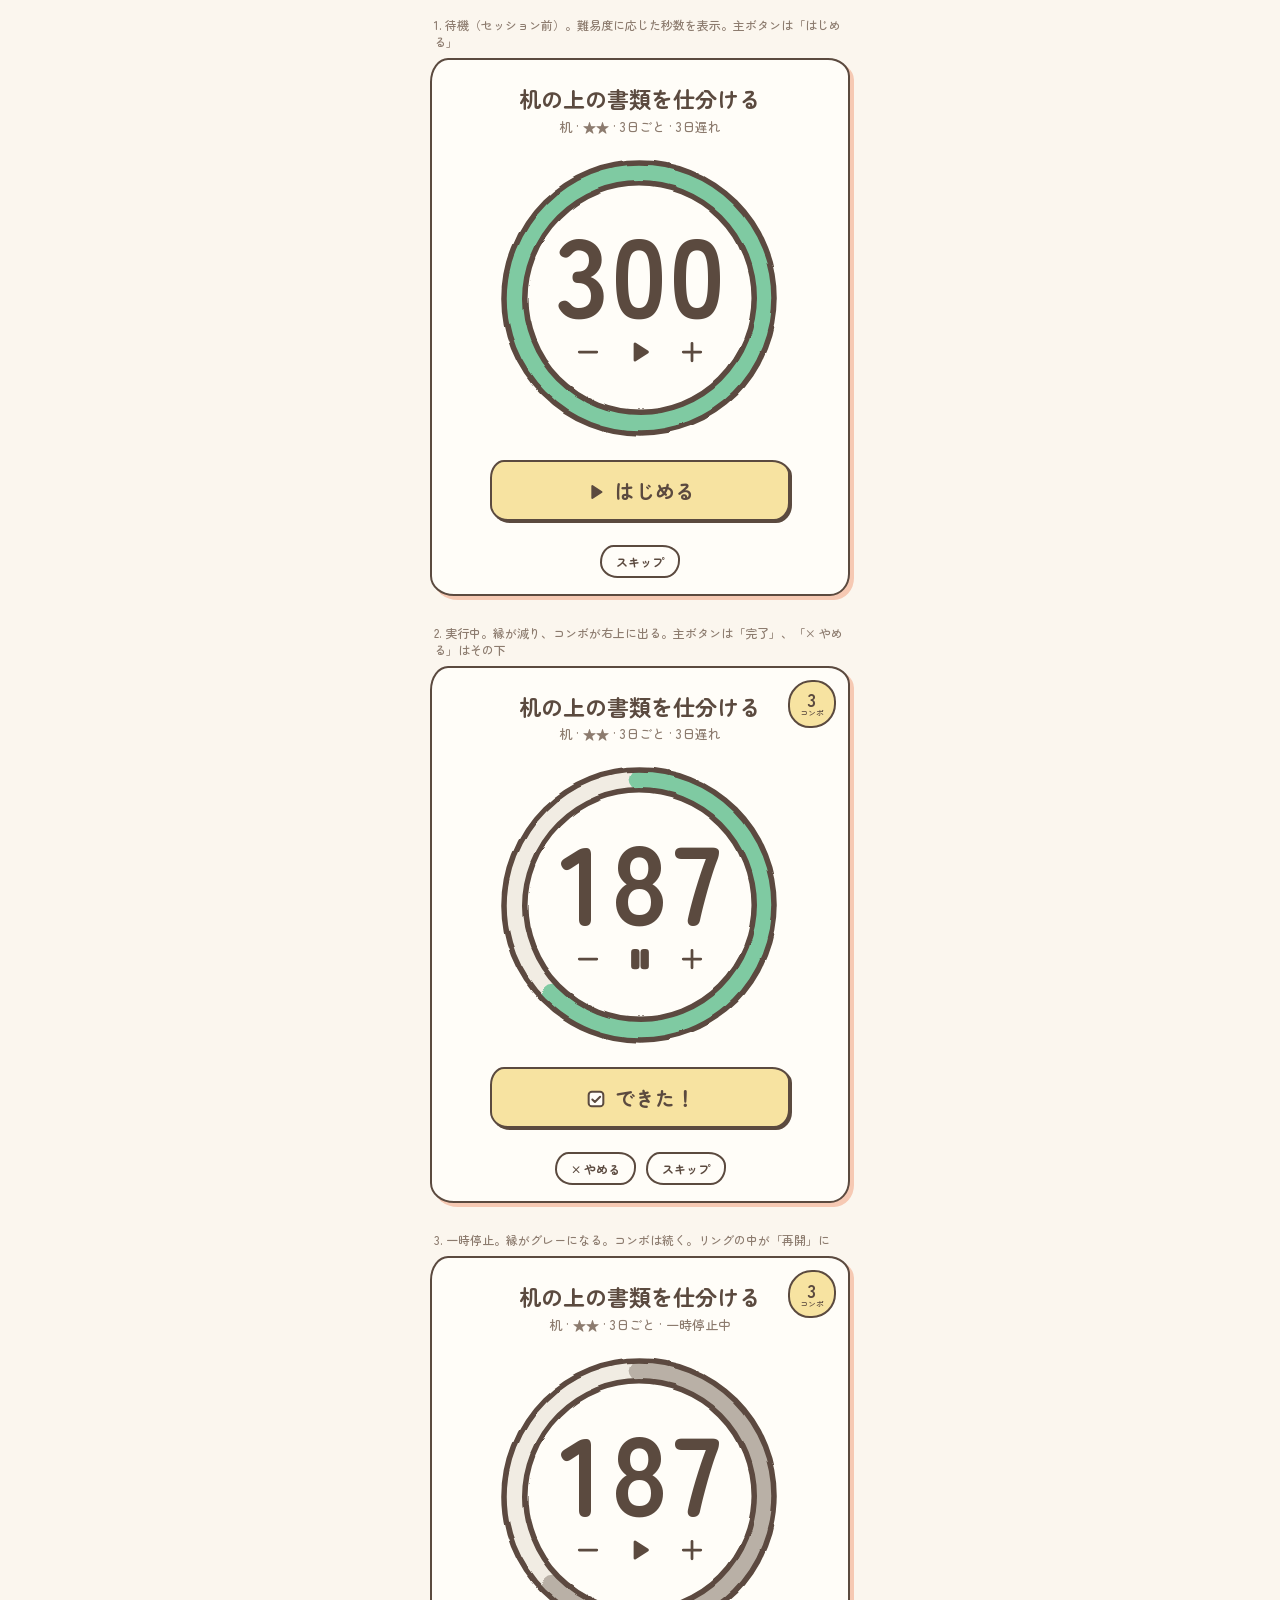
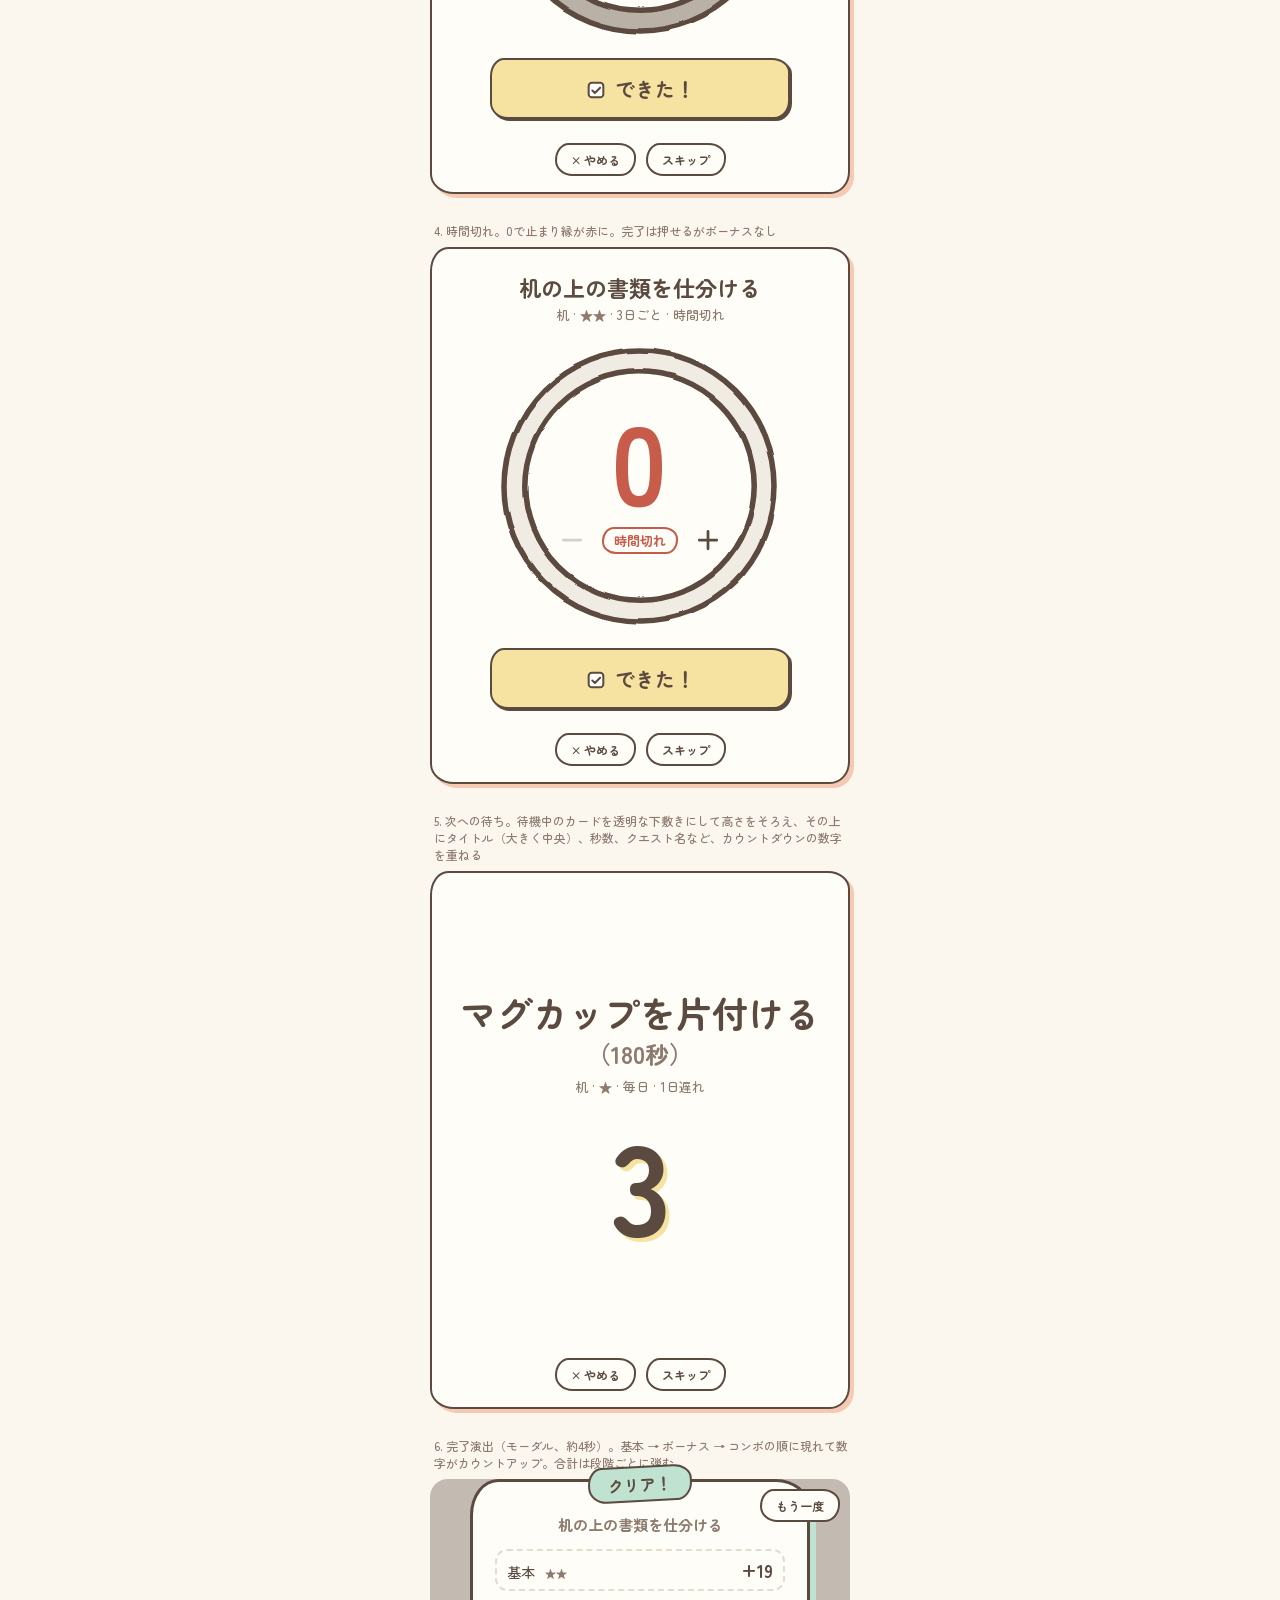
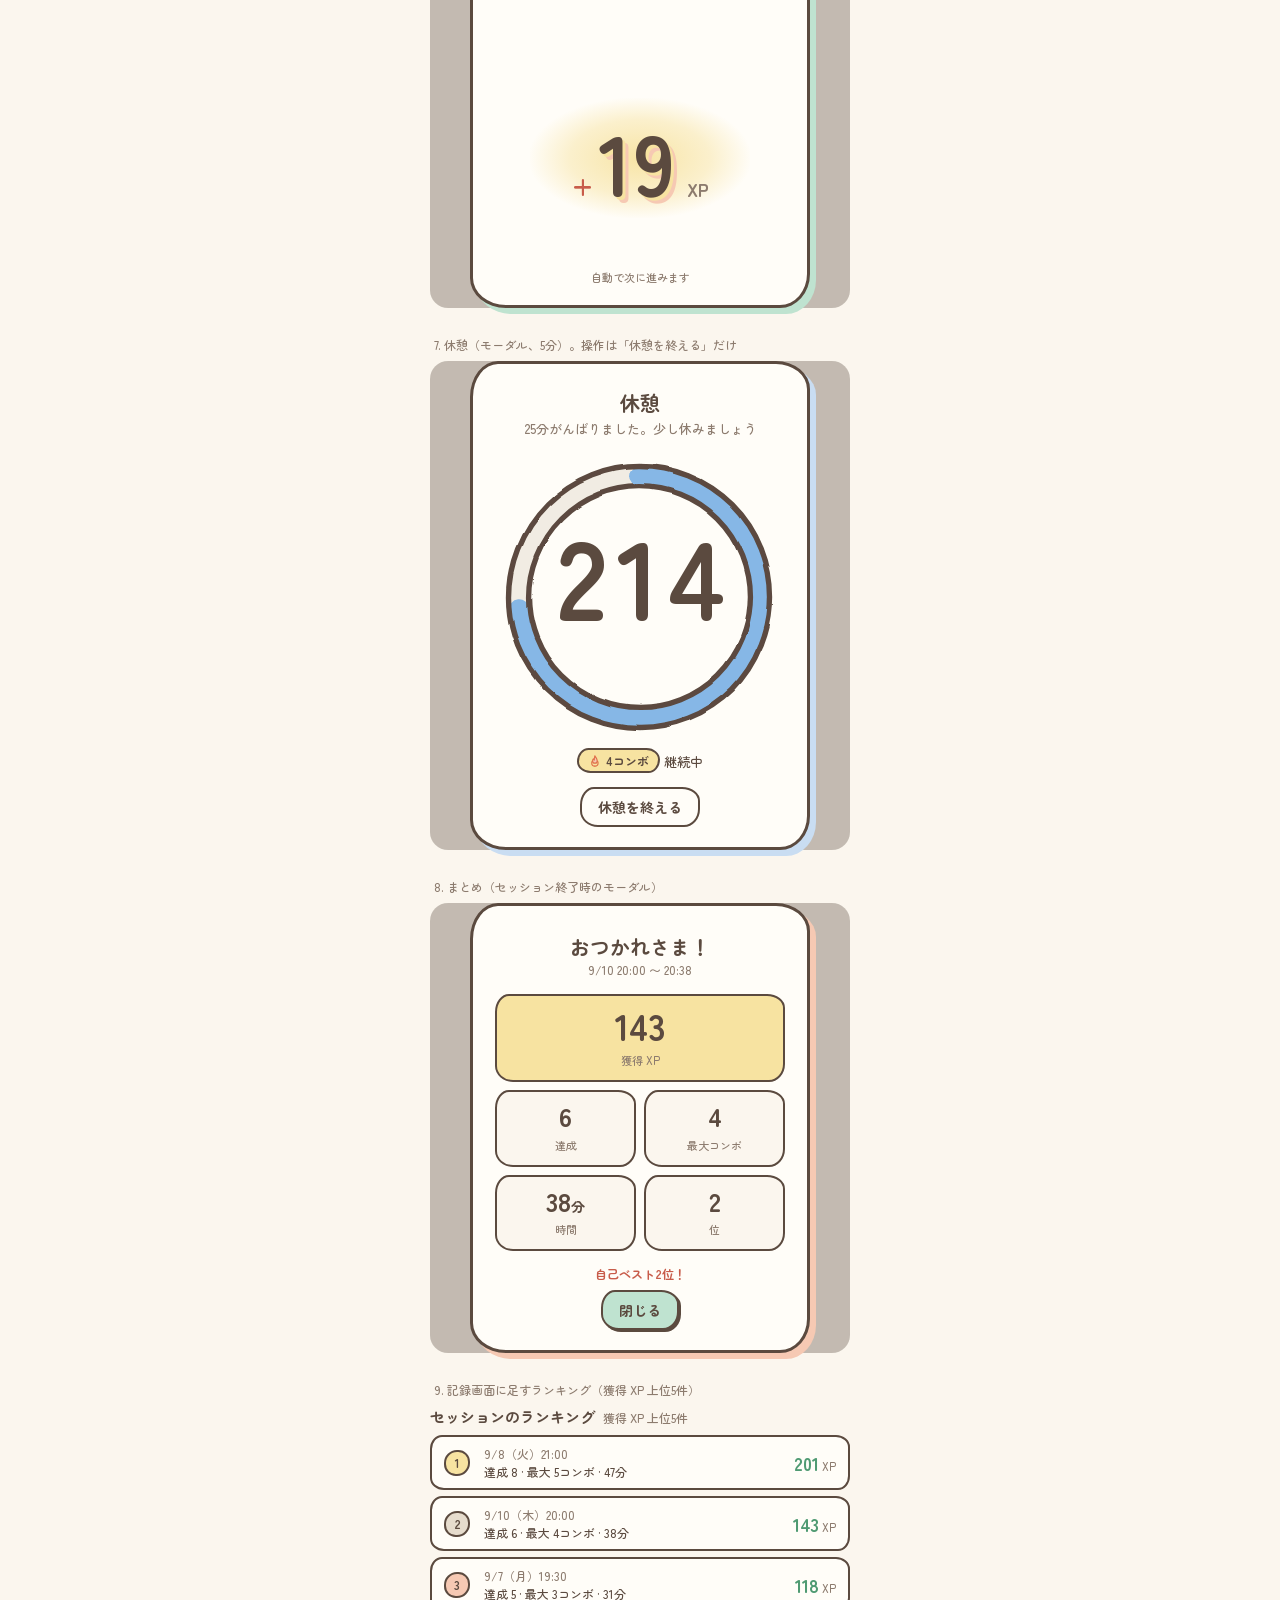
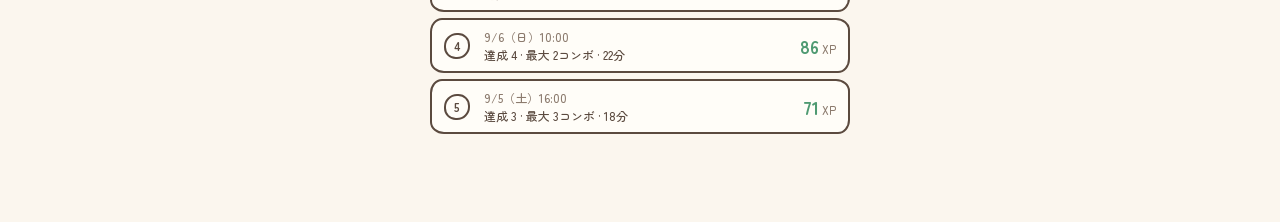
<file: docs/design-timer.html>
<!DOCTYPE html>
<html lang="ja">
<head>
  <meta charset="UTF-8">
  <meta name="viewport" content="width=device-width, initial-scale=1, viewport-fit=cover">
  <title>デザイン案: クエストのタイマー</title>
  <link href="https://fonts.googleapis.com/css2?family=Zen+Maru+Gothic:wght@500;700&display=swap" rel="stylesheet">
  <link rel="stylesheet" href="../public/style.css">
  <style>
    /* モックアップ用: 本文だけスクロールさせる構造を外し、縦に並べる */
    body { position: static; display: block; overflow: auto; height: auto; padding: 16px 16px 60px; }
    .mock-section { margin: 0 auto 28px; max-width: 420px; }
    .mock-label { font-size: 12px; color: var(--ink-soft); margin: 0 0 8px; padding-left: 4px; }
    .mock-modal { position: relative; inset: auto; min-height: 360px; border-radius: 18px; }

    /* ---- ここから実装で style.css に移す予定の指定 ---- */
    .focus-card { position: relative; }
    .focus-combo {
      display: inline-flex; align-items: center; gap: 4px;
      font-size: 12px; font-weight: 700; padding: 2px 9px;
      border: 2px solid var(--ink); border-radius: 12px 14px 12px 14px / 14px 12px 14px 12px;
      background: var(--yellow);
    }
    .focus-combo.is-zero { background: var(--line); color: var(--ink-soft); }

    .qt { position: relative; display: flex; flex-direction: column; align-items: center; margin: 12px 0 4px; }
    .qt-dial { position: relative; width: min(300px, 100%); aspect-ratio: 1; }
    .qt-ring { width: 100%; height: 100%; overflow: visible; display: block; }
    .qt-ring .qt-track { fill: var(--paper); stroke: #f1ece3; stroke-width: 9; }
    .qt-ring .qt-fill { fill: none; stroke: #7fcaa2; stroke-width: 9; stroke-linecap: round; transform: rotate(-90deg); transform-origin: 50% 50%; }
    .qt-ring .qt-edge { fill: none; stroke: var(--ink); stroke-width: 2.4; }
    .qt.is-paused .qt-fill { stroke: #b9b0a6; }
    .qt.is-timeup .qt-fill { stroke: #e6887a; }
    .qt-center { position: absolute; top: 0; left: 0; width: 100%; height: 100%; display: flex; flex-direction: column; align-items: center; justify-content: flex-start; padding-top: 22%; box-sizing: border-box; pointer-events: none; }
    .qt-seconds { height: 112px; display: flex; align-items: center; }
    .qt-slot { height: 40px; margin-top: 6px; display: flex; align-items: center; justify-content: center; gap: 8px; }
    .qt-ctl { pointer-events: auto; width: 44px; height: 40px; display: flex; align-items: center; justify-content: center; border: none; border-radius: 10px; background: transparent; color: var(--ink); box-shadow: none; }
    .qt-ctl .icon { width: 30px; height: 30px; --icon-fill-a: currentColor; stroke-width: 2.2; }
    .qt-ctl:active { transform: translate(1px, 1px); opacity: 0.6; }
    .qt-ctl:disabled { opacity: 0.25; }
    .qt-seconds { font-size: min(112px, 30vw); font-weight: 700; line-height: 1; font-variant-numeric: tabular-nums; letter-spacing: 0.01em; }
        .qt.is-timeup .qt-seconds { color: #c85c4a; }
    .qt-status { font-size: 13px; font-weight: 700; color: var(--ink-soft); padding: 2px 10px; border: 2px solid var(--line); border-radius: 12px 14px 12px 14px / 14px 12px 14px 12px; background: var(--bg); }
    .qt-timeup { font-size: 13px; font-weight: 700; color: #c85c4a; padding: 2px 10px; border: 2px solid #c85c4a; border-radius: 12px 14px 12px 14px / 14px 12px 14px 12px; }

    .qt-actions { display: flex; flex-direction: column; align-items: center; gap: 24px; margin-top: 12px; }
    .qt-main { width: 78%; font-size: 20px; padding: 14px 16px; }
    .qt-main { background: var(--yellow); }
    .qt-main:disabled { opacity: 0.4; box-shadow: none; }
    .qt-subrow { display: flex; justify-content: center; gap: 10px; width: 100%; }
    .qt-small { font-size: 12px; padding: 6px 14px; box-shadow: none; }
    .qt-small:active { transform: translate(1px, 1px); background: var(--bg); }
    .qt-small:disabled { opacity: 0.35; }
    .qt-quit { background: var(--paper); color: var(--ink); }

    /* 次への待ち: リングの上に重ねる */

    /* 完了演出モーダル */
    .clear-card { position: relative; width: min(92vw, 340px); padding: 26px 22px 20px; text-align: center; background: var(--paper); border: 3px solid var(--ink); border-radius: 28px 34px 30px 36px / 36px 28px 34px 30px; box-shadow: 6px 6px 0 var(--mint); }
    .clear-ribbon { position: absolute; top: -16px; left: 50%; transform: translateX(-50%) rotate(-3deg); padding: 4px 18px; background: var(--mint); border: 2.4px solid var(--ink); border-radius: 14px 18px 16px 18px / 18px 14px 18px 16px; font-size: 16px; font-weight: 700; white-space: nowrap; }
    .clear-title { margin-top: 6px; font-size: 15px; font-weight: 700; color: var(--ink-soft); overflow-wrap: anywhere; }
    .clear-rows { margin: 14px 0 8px; display: flex; flex-direction: column; gap: 6px; text-align: left; }
    .clear-row { display: flex; justify-content: space-between; align-items: baseline; font-size: 14px; padding: 6px 10px; border: 2px dashed var(--line); border-radius: 12px; }
    .clear-row small { color: var(--ink-soft); font-size: 11px; margin-left: 6px; }
    .clear-row strong { font-size: 18px; font-variant-numeric: tabular-nums; }
    .clear-row.is-bonus { border-color: var(--yellow); background: #fffae6; }
    .clear-total { position: relative; margin-top: 14px; padding: 14px 0 8px; font-weight: 700; line-height: 1.1; font-variant-numeric: tabular-nums; display: flex; align-items: baseline; justify-content: center; gap: 4px; }
    /* 数字の後ろに黄色い光のにじみ */
    .clear-total::before { content: ''; position: absolute; left: 50%; top: 50%; width: 220px; height: 120px; transform: translate(-50%, -50%); background: radial-gradient(ellipse at center, rgba(247, 227, 161, 0.95) 0%, rgba(247, 227, 161, 0.5) 45%, rgba(247, 227, 161, 0) 72%); z-index: 0; pointer-events: none; }
    .clear-plus { position: relative; z-index: 1; font-size: 26px; color: #c85c4a; }
    .clear-num { position: relative; z-index: 1; font-size: 84px; display: inline-block; transform-origin: 50% 80%; color: var(--ink); text-shadow: 3px 3px 0 var(--yellow), 6px 6px 0 var(--peach); letter-spacing: 0.02em; }
    .clear-num.is-boing { animation: boing 0.32s ease-out; }
    .clear-total small { position: relative; z-index: 1; font-size: 18px; margin-left: 6px; color: var(--ink-soft); }
    .clear-spark { position: absolute; top: 12px; width: 26px; height: 26px; color: #c9a227; --icon-fill-a: var(--yellow); --icon-fill-b: var(--yellow); z-index: 1; opacity: 0; }
    .clear-spark.is-left { left: 14px; }
    .clear-spark.is-right { right: 14px; top: 30px; }
    .clear-card.is-final .clear-spark { animation: spark-pop 0.6s ease-out forwards; }
    .clear-card.is-final .clear-spark.is-right { animation-delay: 0.15s; }
    @keyframes spark-pop { 0% { transform: scale(0) rotate(-30deg); opacity: 0; } 60% { transform: scale(1.3) rotate(10deg); opacity: 1; } 100% { transform: scale(1) rotate(0); opacity: 1; } }
    @keyframes boing { 0% { transform: scale(1); } 40% { transform: scale(1.22); } 70% { transform: scale(0.94); } 100% { transform: scale(1); } }
    .clear-row, .clear-combo { transition: opacity 0.25s, transform 0.25s; }
    .clear-row.is-hidden, .clear-combo.is-hidden { opacity: 0; transform: translateY(6px); }
    .clear-card.is-pop { animation: levelup-card 0.6s cubic-bezier(0.2, 1.4, 0.4, 1); }
    .clear-combo { display: inline-block; margin-top: 8px; padding: 3px 14px; background: var(--yellow); border: 2.2px solid var(--ink); border-radius: 14px 18px 16px 18px / 18px 14px 18px 16px; font-weight: 700; }
    .clear-hint { margin-top: 12px; font-size: 11px; color: var(--ink-soft); }

    /* 休憩モーダル */
    .break-card { width: min(92vw, 340px); padding: 24px 22px 20px; text-align: center; background: var(--paper); border: 3px solid var(--ink); border-radius: 28px 34px 30px 36px / 36px 28px 34px 30px; box-shadow: 6px 6px 0 var(--sky); }
    .break-title { font-size: 20px; font-weight: 700; }
    .break-sub { font-size: 13px; color: var(--ink-soft); margin-top: 2px; }
    .break-card .qt { margin: 14px 0 6px; }
    .break-card .qt-fill { stroke: #86b7e6; }
    .break-note { font-size: 13px; margin: 6px 0 14px; }

    /* まとめモーダル */
    .sum-card { width: min(92vw, 340px); padding: 26px 22px 20px; text-align: center; background: var(--paper); border: 3px solid var(--ink); border-radius: 28px 34px 30px 36px / 36px 28px 34px 30px; box-shadow: 6px 6px 0 var(--peach); }
    .sum-title { font-size: 20px; font-weight: 700; }
    .sum-sub { font-size: 12px; color: var(--ink-soft); }
    .sum-grid { display: grid; grid-template-columns: 1fr 1fr; gap: 8px; margin: 16px 0 14px; }
    .sum-cell { padding: 10px 6px; border: 2.2px solid var(--ink); border-radius: 14px 18px 16px 18px / 18px 14px 18px 16px; background: var(--bg); }
    .sum-cell strong { display: block; font-size: 26px; line-height: 1.1; font-variant-numeric: tabular-nums; }
    .sum-cell span { font-size: 11px; color: var(--ink-soft); }
    .sum-cell.is-main { background: var(--yellow); grid-column: 1 / -1; }
    .sum-cell.is-main strong { font-size: 36px; }
    .sum-best { font-size: 12px; color: #c85c4a; font-weight: 700; margin-bottom: 8px; }

    /* 記録: ランキング */
    .rank-list { list-style: none; margin: 0; padding: 0; display: flex; flex-direction: column; gap: 6px; }
    .rank-row { display: grid; grid-template-columns: 30px 1fr auto; align-items: center; gap: 10px; padding: 8px 12px; background: var(--paper); border: 2px solid var(--ink); border-radius: 12px 14px 12px 14px / 14px 12px 14px 12px; }
    .rank-no { width: 26px; height: 26px; display: flex; align-items: center; justify-content: center; border: 2px solid var(--ink); border-radius: 50% 45% 50% 45%; font-size: 12px; font-weight: 700; background: var(--paper); }
    .rank-row:nth-child(1) .rank-no { background: var(--yellow); }
    .rank-row:nth-child(2) .rank-no { background: var(--line); }
    .rank-row:nth-child(3) .rank-no { background: var(--peach); }
    .rank-body { display: flex; flex-direction: column; gap: 1px; min-width: 0; }
    .rank-date { font-size: 12px; color: var(--ink-soft); }
    .rank-meta { font-size: 12px; }
    .rank-xp { font-size: 18px; font-weight: 700; color: #4f9a72; font-variant-numeric: tabular-nums; white-space: nowrap; }
    .rank-xp small { font-size: 11px; color: var(--ink-soft); font-weight: 500; }
  
    /* タイマー右上のコンボ */
    .qt-combo {
      position: absolute; right: 12px; top: 12px; z-index: 2;
      width: 48px; height: 48px; display: flex; flex-direction: column; align-items: center; justify-content: center;
      border: 2.2px solid var(--ink); border-radius: 50% 45% 50% 45%; background: var(--yellow); line-height: 1;
    }
    .qt-combo strong { font-size: 18px; font-weight: 700; }
    .qt-combo small { font-size: 8px; margin-top: 1px; }
    
  
    /* コンボの札と重ならないよう、タイトルとメモは右側を空けて折り返す */
    .focus-card.has-combo .focus-title,
    .focus-card.has-combo .focus-meta { padding-left: 60px; padding-right: 60px; } /* コンボの札の分を左右そろえて中央を保つ */
    
  
    /* タイマーの数字は1桁ずつ同じ幅で並べる */
    .qt-seconds span { display: inline-block; width: 0.51em; text-align: center; }
    
  
        .qt-main .icon { width: 22px; height: 22px; vertical-align: -4px; margin-right: 2px; --icon-fill-a: currentColor; stroke-width: 2.2; }
    .qt-main:not(.is-start) .icon { --icon-fill-a: var(--paper); }
    </style>
</head>
<body>
  <svg width="0" height="0" style="position:absolute" aria-hidden="true">
    <defs>
      <symbol id="i-pause" viewBox="0 0 24 24">
        <rect x="6" y="5" width="4.5" height="14" rx="1.5" style="fill:var(--icon-fill-a, none)"/>
        <rect x="13.5" y="5" width="4.5" height="14" rx="1.5" style="fill:var(--icon-fill-a, none)"/>
      </symbol>
      <symbol id="i-play" viewBox="0 0 24 24">
        <path d="M8 5.5v13l10-6.5Z" style="fill:var(--icon-fill-a, none)"/>
      </symbol>
      <symbol id="i-sparkle" viewBox="0 0 24 24">
        <path d="M12 3c.6 4.2 2.4 6.4 7 7-4.6.6-6.4 2.8-7 7-.6-4.2-2.4-6.4-7-7 4.6-.6 6.4-2.8 7-7Z" style="fill:var(--icon-fill-a, none)"/>
        <path d="M18.5 15c.3 1.7 1 2.6 2.5 3-1.5.4-2.2 1.3-2.5 3-.3-1.7-1-2.6-2.5-3 1.5-.4 2.2-1.3 2.5-3Z" style="fill:var(--icon-fill-b, none)" stroke-width="1.4"/>
      </symbol>
      <symbol id="i-plus" viewBox="0 0 24 24">
        <path d="M12 5v14M5 12h14" fill="none"/>
      </symbol>
      <symbol id="i-check-box" viewBox="0 0 24 24">
        <rect x="4" y="4" width="16" height="16" rx="3.5" style="fill:var(--icon-fill-a, none)"/>
        <path d="m8 12.5 2.8 2.8L16.5 9.5" fill="none"/>
      </symbol>
      <symbol id="i-minus" viewBox="0 0 24 24">
        <path d="M5 12h14" fill="none"/>
      </symbol>
      <symbol id="i-flame" viewBox="0 0 24 24">
        <path d="M12 3c1 3 4 4.5 4 9a4 4 0 0 1-8 0c0-1.5.6-2.6 1.3-3.4.3 1 .9 1.6 1.7 1.9C10.5 8 11.5 5.5 12 3Z" style="fill:var(--icon-fill-a, none)"/>
        <path d="M12 21a5.5 5.5 0 0 1-5.5-5.5c0-1.2.4-2.2 1-3" fill="none"/>
        <path d="M12 21a5.5 5.5 0 0 0 5.5-5.5c0-1.2-.4-2.2-1-3" fill="none"/>
      </symbol>
    </defs>
  </svg>

  <!-- 1 -->
  <section class="mock-section">
    <p class="mock-label">1. 待機（セッション前）。難易度に応じた秒数を表示。主ボタンは「はじめる」</p>
    <div class="focus-card">
      <div class="focus-title">机の上の書類を仕分ける</div>
      <div class="focus-meta">机 · ★★ · 3日ごと · 3日遅れ</div>
      <div class="qt">
        <div class="qt-dial">
          <svg class="qt-ring" viewBox="0 0 130 130"><g filter="url(#wobble)">
            <circle class="qt-track" cx="65" cy="65" r="54"/>
            <circle class="qt-fill" cx="65" cy="65" r="54" stroke-dasharray="339.3" stroke-dashoffset="0"/>
            <circle class="qt-edge" cx="65" cy="65" r="58.5"/><circle class="qt-edge" cx="65" cy="65" r="49.5"/>
          </g></svg>
          <div class="qt-center"><div class="qt-seconds"><span>3</span><span>0</span><span>0</span></div><div class="qt-slot"><button class="qt-ctl" aria-label="10秒引く"><svg class="icon" aria-hidden="true"><use href="#i-minus"/></svg></button><button class="qt-ctl" aria-label="はじめる"><svg class="icon" aria-hidden="true"><use href="#i-play"/></svg></button><button class="qt-ctl" aria-label="10秒足す"><svg class="icon" aria-hidden="true"><use href="#i-plus"/></svg></button></div></div>
          
        </div>
      </div>
      <div class="qt-actions">
        <button class="btn btn-primary qt-main is-start"><svg class="icon" aria-hidden="true"><use href="#i-play"/></svg> はじめる</button>
        <div class="qt-subrow"><button class="btn qt-small">スキップ</button></div>
      </div>
    </div>
  </section>

  <!-- 2 -->
  <section class="mock-section">
    <p class="mock-label">2. 実行中。縁が減り、コンボが右上に出る。主ボタンは「完了」、「× やめる」はその下</p>
    <div class="focus-card has-combo">
      <div class="focus-title">机の上の書類を仕分ける</div>
      <div class="focus-meta">机 · ★★ · 3日ごと · 3日遅れ</div>
      <div class="qt">
        <div class="qt-dial">
          <svg class="qt-ring" viewBox="0 0 130 130"><g filter="url(#wobble)">
            <circle class="qt-track" cx="65" cy="65" r="54"/>
            <circle class="qt-fill" cx="65" cy="65" r="54" stroke-dasharray="339.3" stroke-dashoffset="128"/>
            <circle class="qt-edge" cx="65" cy="65" r="58.5"/><circle class="qt-edge" cx="65" cy="65" r="49.5"/>
          </g></svg>
          <div class="qt-center"><div class="qt-seconds"><span>1</span><span>8</span><span>7</span></div><div class="qt-slot"><button class="qt-ctl" aria-label="10秒引く"><svg class="icon" aria-hidden="true"><use href="#i-minus"/></svg></button><button class="qt-ctl" aria-label="一時停止"><svg class="icon" aria-hidden="true"><use href="#i-pause"/></svg></button><button class="qt-ctl" aria-label="10秒足す"><svg class="icon" aria-hidden="true"><use href="#i-plus"/></svg></button></div></div>
          
        </div>
      </div>
      <div class="qt-actions">
        <button class="btn btn-primary qt-main "><svg class="icon" aria-hidden="true"><use href="#i-check-box"/></svg> できた！</button>
        <div class="qt-subrow"><button class="btn qt-small qt-quit">× やめる</button><button class="btn qt-small">スキップ</button></div>
      </div>
      <div class="qt-combo"><strong>3</strong><small>コンボ</small></div>
    </div>
  </section>

  <!-- 3 -->
  <section class="mock-section">
    <p class="mock-label">3. 一時停止。縁がグレーになる。コンボは続く。リングの中が「再開」に</p>
    <div class="focus-card has-combo">
      <div class="focus-title">机の上の書類を仕分ける</div>
      <div class="focus-meta">机 · ★★ · 3日ごと · 一時停止中</div>
      <div class="qt is-paused">
        <div class="qt-dial">
          <svg class="qt-ring" viewBox="0 0 130 130"><g filter="url(#wobble)">
            <circle class="qt-track" cx="65" cy="65" r="54"/>
            <circle class="qt-fill" cx="65" cy="65" r="54" stroke-dasharray="339.3" stroke-dashoffset="128"/>
            <circle class="qt-edge" cx="65" cy="65" r="58.5"/><circle class="qt-edge" cx="65" cy="65" r="49.5"/>
          </g></svg>
          <div class="qt-center"><div class="qt-seconds"><span>1</span><span>8</span><span>7</span></div><div class="qt-slot"><button class="qt-ctl" aria-label="10秒引く"><svg class="icon" aria-hidden="true"><use href="#i-minus"/></svg></button><button class="qt-ctl" aria-label="再開"><svg class="icon" aria-hidden="true"><use href="#i-play"/></svg></button><button class="qt-ctl" aria-label="10秒足す"><svg class="icon" aria-hidden="true"><use href="#i-plus"/></svg></button></div></div>
          
        </div>
      </div>
      <div class="qt-actions">
        <button class="btn btn-primary qt-main "><svg class="icon" aria-hidden="true"><use href="#i-check-box"/></svg> できた！</button>
        <div class="qt-subrow"><button class="btn qt-small qt-quit">× やめる</button><button class="btn qt-small">スキップ</button></div>
      </div>
      <div class="qt-combo"><strong>3</strong><small>コンボ</small></div>
    </div>
  </section>

  <!-- 4 -->
  <section class="mock-section">
    <p class="mock-label">4. 時間切れ。0で止まり縁が赤に。完了は押せるがボーナスなし</p>
    <div class="focus-card">
      <div class="focus-title">机の上の書類を仕分ける</div>
      <div class="focus-meta">机 · ★★ · 3日ごと · 時間切れ</div>
      <div class="qt is-timeup">
        <div class="qt-dial">
          <svg class="qt-ring" viewBox="0 0 130 130"><g filter="url(#wobble)">
            <circle class="qt-track" cx="65" cy="65" r="54"/>
            <circle class="qt-fill" cx="65" cy="65" r="54" stroke-dasharray="339.3" stroke-dashoffset="339.3"/>
            <circle class="qt-edge" cx="65" cy="65" r="58.5"/><circle class="qt-edge" cx="65" cy="65" r="49.5"/>
          </g></svg>
          <div class="qt-center"><div class="qt-seconds"><span>0</span></div><div class="qt-slot"><button disabled class="qt-ctl" aria-label="10秒引く"><svg class="icon" aria-hidden="true"><use href="#i-minus"/></svg></button><div class="qt-timeup">時間切れ</div><button class="qt-ctl" aria-label="10秒足す"><svg class="icon" aria-hidden="true"><use href="#i-plus"/></svg></button></div></div>
          
        </div>
      </div>
      <div class="qt-actions">
        <button class="btn btn-primary qt-main "><svg class="icon" aria-hidden="true"><use href="#i-check-box"/></svg> できた！</button>
        <div class="qt-subrow"><button class="btn qt-small qt-quit">× やめる</button><button class="btn qt-small">スキップ</button></div>
      </div>
    </div>
  </section>

  <!-- 5 -->
  <section class="mock-section">
    <p class="mock-label">5. 次への待ち。待機中のカードを透明な下敷きにして高さをそろえ、その上にタイトル（大きく中央）、秒数、クエスト名など、カウントダウンの数字を重ねる</p>
    <div class="focus-card focus-card--countdown">
      <div class="focus-title">マグカップを片付ける</div>
      <div class="focus-meta">机 · ★ · 毎日 · 1日遅れ</div>
      <div class="qt">
        <div class="qt-dial">
          <svg class="qt-ring" viewBox="0 0 130 130"><g filter="url(#wobble)">
            <circle class="qt-track" cx="65" cy="65" r="54"/>
            <circle class="qt-fill" cx="65" cy="65" r="54" stroke-dasharray="339.3" stroke-dashoffset="0"/>
            <circle class="qt-edge" cx="65" cy="65" r="58.5"/><circle class="qt-edge" cx="65" cy="65" r="49.5"/>
          </g></svg>
          <div class="qt-center"><div class="qt-seconds"><span>1</span><span>8</span><span>0</span></div><div class="qt-slot"><span class="qt-ctl"><svg class="icon" aria-hidden="true"><use href="#i-minus"/></svg></span><span class="qt-ctl"><svg class="icon" aria-hidden="true"><use href="#i-play"/></svg></span><span class="qt-ctl"><svg class="icon" aria-hidden="true"><use href="#i-plus"/></svg></span></div></div>
        </div>
      </div>
      <div class="qt-actions">
        <button class="btn btn-primary qt-main" disabled><svg class="icon" aria-hidden="true"><use href="#i-play"/></svg> はじめる</button>
        <div class="qt-subrow"><button class="btn qt-small" disabled>スキップ</button></div>
      </div>
      <div class="cd-overlay">
        <div class="cd-body">
          <div class="cd-title">マグカップを片付ける<span class="cd-sec">（180秒）</span></div>
          <div class="cd-meta">机 · ★ · 毎日 · 1日遅れ</div>
          <div class="cd-num is-pop">3</div>
        </div>
        <div class="qt-actions">
          <div class="qt-subrow"><button class="btn qt-small qt-quit">× やめる</button><button class="btn qt-small">スキップ</button></div>
        </div>
      </div>
    </div>
  </section>

  <!-- 6 -->
  <section class="mock-section">
    <p class="mock-label">6. 完了演出（モーダル、約4秒）。基本 → ボーナス → コンボの順に現れて数字がカウントアップ。合計は段階ごとに弾む</p>
    <div class="sheet-backdrop mock-modal" style="display:flex;align-items:center;justify-content:center">
      <div class="clear-card" id="clear-card">
        <div class="clear-ribbon">クリア！</div>
        <div class="clear-title">机の上の書類を仕分ける</div>
        <div class="clear-rows">
          <div class="clear-row" data-step="0"><span>基本 <small>★★</small></span><strong>+0</strong></div>
          <div class="clear-row is-bonus" data-step="1"><span>ボーナス <small>残り 96秒</small></span><strong>+0</strong></div>
          <div class="clear-row is-bonus" data-step="2"><span>コンボ <small>3コンボ</small></span><strong>+0</strong></div>
        </div>
        <div class="clear-total"><svg class="icon clear-spark is-left" aria-hidden="true"><use href="#i-sparkle"/></svg><span class="clear-plus">+</span><span class="clear-num">0</span><small>XP</small><svg class="icon clear-spark is-right" aria-hidden="true"><use href="#i-sparkle"/></svg></div>
        <div class="clear-combo" data-step="3">3コンボ！</div>
        <div class="clear-hint">自動で次に進みます</div>
      </div>
      <button class="btn qt-small" id="replay" style="position:absolute;right:10px;top:10px">もう一度</button>
    </div>
  </section>

  <!-- 7 -->
  <section class="mock-section">
    <p class="mock-label">7. 休憩（モーダル、5分）。操作は「休憩を終える」だけ</p>
    <div class="sheet-backdrop mock-modal" style="display:flex;align-items:center;justify-content:center">
      <div class="break-card">
        <div class="break-title">休憩</div>
        <div class="break-sub">25分がんばりました。少し休みましょう</div>
        <div class="qt">
        <div class="qt-dial">
          <svg class="qt-ring" viewBox="0 0 130 130"><g filter="url(#wobble)">
            <circle class="qt-track" cx="65" cy="65" r="54"/>
            <circle class="qt-fill" cx="65" cy="65" r="54" stroke-dasharray="339.3" stroke-dashoffset="90"/>
            <circle class="qt-edge" cx="65" cy="65" r="58.5"/><circle class="qt-edge" cx="65" cy="65" r="49.5"/>
          </g></svg>
          <div class="qt-center"><div class="qt-seconds"><span>2</span><span>1</span><span>4</span></div><div class="qt-slot"></div></div>
          
        </div>
      </div>
        <div class="break-note"><span class="focus-combo"><svg class="icon icon-flame" aria-hidden="true"><use href="#i-flame"/></svg>4コンボ</span> 継続中</div>
        <button class="btn">休憩を終える</button>
      </div>
    </div>
  </section>

  <!-- 8 -->
  <section class="mock-section">
    <p class="mock-label">8. まとめ（セッション終了時のモーダル）</p>
    <div class="sheet-backdrop mock-modal" style="display:flex;align-items:center;justify-content:center">
      <div class="sum-card">
        <div class="sum-title">おつかれさま！</div>
        <div class="sum-sub">9/10 20:00 〜 20:38</div>
        <div class="sum-grid">
          <div class="sum-cell is-main"><strong>143</strong><span>獲得 XP</span></div>
          <div class="sum-cell"><strong>6</strong><span>達成</span></div>
          <div class="sum-cell"><strong>4</strong><span>最大コンボ</span></div>
          <div class="sum-cell"><strong>38<small style="font-size:14px">分</small></strong><span>時間</span></div>
          <div class="sum-cell"><strong>2</strong><span>位</span></div>
        </div>
        <div class="sum-best">自己ベスト2位！</div>
        <button class="btn btn-primary">閉じる</button>
      </div>
    </div>
  </section>

  <!-- 9 -->
  <section class="mock-section">
    <p class="mock-label">9. 記録画面に足すランキング（獲得 XP 上位5件）</p>
    <h2 class="log-heading">セッションのランキング <span class="log-sub">獲得 XP 上位5件</span></h2>
    <ul class="rank-list">
      <li class="rank-row"><span class="rank-no">1</span><span class="rank-body"><span class="rank-date">9/8（火）21:00</span><span class="rank-meta">達成 8 · 最大 5コンボ · 47分</span></span><span class="rank-xp">201<small> XP</small></span></li>
      <li class="rank-row"><span class="rank-no">2</span><span class="rank-body"><span class="rank-date">9/10（木）20:00</span><span class="rank-meta">達成 6 · 最大 4コンボ · 38分</span></span><span class="rank-xp">143<small> XP</small></span></li>
      <li class="rank-row"><span class="rank-no">3</span><span class="rank-body"><span class="rank-date">9/7（月）19:30</span><span class="rank-meta">達成 5 · 最大 3コンボ · 31分</span></span><span class="rank-xp">118<small> XP</small></span></li>
      <li class="rank-row"><span class="rank-no">4</span><span class="rank-body"><span class="rank-date">9/6（日）10:00</span><span class="rank-meta">達成 4 · 最大 2コンボ · 22分</span></span><span class="rank-xp">86<small> XP</small></span></li>
      <li class="rank-row"><span class="rank-no">5</span><span class="rank-body"><span class="rank-date">9/5（土）16:00</span><span class="rank-meta">達成 3 · 最大 3コンボ · 18分</span></span><span class="rank-xp">71<small> XP</small></span></li>
    </ul>
  </section>

  <div class="fx-layer" id="fx-layer" aria-hidden="true"></div>
  <script src="../public/game.js"></script>
  <script src="../public/effects.js"></script>
  <script>
    // 完了演出の再生（モックアップ用）
    let mockTimers = [];
    function later(fn, ms) { mockTimers.push(setTimeout(fn, ms)); }
    function playClear() {
      // 前の再生が残っていたら止める
      mockTimers.forEach(clearTimeout); mockTimers = [];
      const card = document.getElementById('clear-card');
      const rows = [...card.querySelectorAll('[data-step]')];
      rows.forEach((r) => r.classList.add('is-hidden'));
      card.querySelectorAll('.clear-row strong').forEach((el) => { el.textContent = '+0'; });
      const num = card.querySelector('.clear-num');
      num.textContent = '0';
      card.classList.remove('is-pop', 'is-final'); void card.offsetWidth; card.classList.add('is-pop');
      const r = card.getBoundingClientRect();
      const cx = r.left + r.width / 2, cy = r.top + r.height / 2;
      burstAt(cx, r.top + 10, 36, 220);
      later(() => burstAt(r.left + 20, cy, 18, 150), 200);
      later(() => burstAt(r.right - 20, cy, 18, 150), 350);
      const values = [25, 10, 3];
      let total = 0;
      const boing = () => { num.classList.remove('is-boing'); void num.offsetWidth; num.classList.add('is-boing'); };
      values.forEach((v, i) => {
        later(() => {
          rows[i].classList.remove('is-hidden');
          const strong = rows[i].querySelector('strong');
          const from = total;
          // 数字は段階的に増やし、増えるたびに合計をボインと弾ませる（最大8段階）
          const steps = Math.min(v, 8);
          for (let k = 1; k <= steps; k++) {
            later(() => {
              const cur = Math.round(v * k / steps);
              strong.textContent = '+' + cur;
              num.textContent = from + cur;
              boing();
              if (k === steps) total = from + v;
            }, Math.round(650 * k / steps));
          }
        }, 500 + i * 900);
      });
      later(() => { rows[3].classList.remove('is-hidden'); card.classList.add('is-final'); burstAt(cx, cy + 40, 30, 200); boing(); }, 500 + 3 * 900);
    }
    document.getElementById('replay').addEventListener('click', playClear);
    window.addEventListener('load', () => setTimeout(playClear, 800));
  </script>
  <svg width="0" height="0" style="position:absolute" aria-hidden="true">
    <filter id="wobble" x="-5%" y="-5%" width="110%" height="110%">
      <feTurbulence type="fractalNoise" baseFrequency="0.035" numOctaves="2" seed="7" result="noise"/>
      <feDisplacementMap in="SourceGraphic" in2="noise" scale="2.2" xChannelSelector="R" yChannelSelector="G"/>
    </filter>
  </svg>
</body>
</html>
</file>
<file: style.css>
:root {
  --bg: #fbf6ee;
  --paper: #fffdf8;
  --ink: #5b4a3f;
  --ink-soft: #8c7b6e;
  --line: #e6dccd;
  --peach: #f6c9b3;
  --mint: #bfe3d0;
  --sky: #c9ddf2;
  --lav: #dcd0f0;
  --yellow: #f7e3a1;
  --pink: #f4b8c8;
  --clean: #a9d9bd;
  --normal: #f5d98a;
  --messy: #f2a9a0;
  --radius-wobbly: 18px 22px 20px 24px / 24px 18px 22px 20px;
  --tabbar-h: 64px;
  /* 端末の切り欠きやホームインジケーターの分。app.js が実測値（px）で上書きする */
  --inset-top: env(safe-area-inset-top, 0px);
  --inset-bottom: env(safe-area-inset-bottom, 0px);
  --safe-bottom: var(--inset-bottom);
  --header-top: calc(14px + var(--inset-top));
}

/* 全画面（ホーム画面から起動）のとき。メディアクエリが効かない端末向けに、JS で付ける印でも同じにする */
@media (display-mode: standalone) {
  :root {
    --tabbar-h: 54px;
    --safe-bottom: max(0px, calc(var(--inset-bottom) - 24px));
    --header-top: max(4px, calc(var(--inset-top) - 6px));
  }
}

:root.is-standalone {
  --tabbar-h: 54px;
  --safe-bottom: max(0px, calc(var(--inset-bottom) - 24px));
  --header-top: max(4px, calc(var(--inset-top) - 6px));
}

html { background: var(--paper); }

* { box-sizing: border-box; }

[hidden] { display: none !important; }

html, body {
  margin: 0;
  height: 100%;
  background: var(--bg);
  color: var(--ink);
  font-family: "Zen Maru Gothic", "Hiragino Maru Gothic ProN", "Rounded Mplus 1c", "Yu Gothic", sans-serif;
  font-weight: 500;
  -webkit-font-smoothing: antialiased;
}

/* ページ全体は固定し、本文（.main）だけをスクロールさせる。
   こうするとヘッダーとタブバーが慣性スクロールで動かない */
body {
  position: fixed;
  inset: 0;
  display: flex;
  flex-direction: column;
  overflow: hidden;
}

button {
  font: inherit;
  color: inherit;
  background: none;
  border: none;
  padding: 0;
  cursor: pointer;
}

/* アイコン（index.html のスプライトを use で参照） */
.icon {
  width: 1em;
  height: 1em;
  vertical-align: -0.18em;
  fill: none;
  stroke: currentColor;
  stroke-width: 2;
  stroke-linecap: round;
  stroke-linejoin: round;
  flex: none;
}

.icon-flame { width: 1.15em; height: 1.15em; color: #e0704a; --icon-fill-a: var(--peach); }
.icon-flame.icon-off { color: var(--ink-soft); --icon-fill-a: var(--line); }
.icon-timer { --icon-fill-a: var(--sky); }
.icon-sparkle { color: #c9a227; --icon-fill-a: var(--yellow); --icon-fill-b: var(--yellow); }

/* ヘッダー */
.header {
  flex: none;
  z-index: 10;
  /* 全画面ではステータスバーの下までヘッダーの色を伸ばし、その分の上余白は小さくする */
  padding: var(--header-top) 16px 10px;
  background: var(--bg);
  border-bottom: 2.5px solid var(--ink);
  border-image: none;
}

.header-inner {
  max-width: 900px;
  margin: 0 auto;
}

.visually-hidden {
  position: absolute;
  width: 1px;
  height: 1px;
  margin: -1px;
  overflow: hidden;
  clip: rect(0 0 0 0);
  white-space: nowrap;
}

.streak {
  flex: none;
  margin-left: 4px;
  padding-left: 10px;
  border-left: 2px solid var(--line);
  font-size: 13px;
  color: var(--ink-soft);
  white-space: nowrap;
}

.streak strong {
  color: var(--ink);
  font-size: 15px;
}

.level-row {
  display: flex;
  align-items: center;
  gap: 10px;
}

.level-badge {
  flex: none;
  padding: 3px 10px;
  border: 2.2px solid var(--ink);
  border-radius: 14px 18px 16px 20px / 20px 14px 18px 16px;
  background: var(--yellow);
  font-size: 13px;
  font-weight: 700;
  white-space: nowrap;
}

.xp-bar {
  flex: 1;
  height: 14px;
  border: 2.2px solid var(--ink);
  border-radius: 10px 14px 12px 14px / 14px 10px 14px 12px;
  background: var(--paper);
  overflow: hidden;
}

.xp-fill {
  height: 100%;
  width: 0%;
  background: var(--mint);
  border-right: 2px solid var(--ink);
  transition: width 0.5s ease;
}

.xp-text {
  flex: none;
  font-size: 12px;
  color: var(--ink-soft);
  min-width: 56px;
  text-align: right;
  font-variant-numeric: tabular-nums;
}

/* メイン */
.main {
  flex: 1;
  min-height: 0;
  overflow-y: auto;
  overscroll-behavior: contain;
  -webkit-overflow-scrolling: touch;
  /* 本文は 900px までで中央寄せ。左右の余白で中央に置く */
  padding: 16px max(16px, calc((100% - 900px) / 2)) 96px;
}

.placeholder {
  padding: 40px 0;
  text-align: center;
  color: var(--ink-soft);
}

/* 部屋カード */
.room-grid {
  display: grid;
  grid-template-columns: repeat(3, 1fr);
  gap: 16px;
}

.room-card {
  display: block;
  width: 100%;
  text-align: left;
  background: var(--paper);
  border: 2.5px solid var(--ink);
  border-radius: var(--radius-wobbly);
  box-shadow: 4px 4px 0 var(--line);
  padding: 12px 14px 14px;
  transition: transform 0.15s ease, box-shadow 0.15s ease;
}

.room-card:nth-child(odd) { transform: rotate(-0.4deg); }
.room-card:nth-child(even) { transform: rotate(0.4deg); }

.room-card:active {
  transform: translate(2px, 2px) rotate(0deg);
  box-shadow: 1px 1px 0 var(--line);
}

.room-card-head {
  display: flex;
  align-items: center;
  justify-content: space-between;
  gap: 8px;
  margin-bottom: 6px;
}

.room-card-name {
  font-size: 17px;
  font-weight: 700;
}

.room-card-state {
  font-size: 12px;
  padding: 2px 9px;
  border: 2px solid var(--ink);
  border-radius: 12px 14px 12px 14px / 14px 12px 14px 12px;
  white-space: nowrap;
}

.room-card-state[data-state="clean"] { background: var(--clean); }
.room-card-state[data-state="normal"] { background: var(--normal); }
.room-card-state[data-state="messy"] { background: var(--messy); }

.room-card-art {
  width: 100%;
  aspect-ratio: 200 / 112;
  display: block;
  margin: 4px 0 6px;
}

.room-card-art svg {
  width: 100%;
  height: 100%;
  display: block;
  overflow: visible;
}

.room-card-foot {
  display: flex;
  align-items: center;
  justify-content: space-between;
  font-size: 13px;
  color: var(--ink-soft);
}

.room-card-due {
  font-weight: 700;
  color: var(--ink);
}

.room-card-due.is-zero {
  color: var(--ink-soft);
  font-weight: 500;
}

.clean-dots {
  display: inline-flex;
  gap: 4px;
}

.clean-dot {
  width: 10px;
  height: 10px;
  border: 1.8px solid var(--ink);
  border-radius: 50% 45% 50% 45%;
  background: var(--paper);
}

.clean-dot.is-on { background: var(--mint); }

/* スマホでは3列に収まるよう、カードの中身を小さくする */
@media (max-width: 559px) {
  .room-grid { gap: 8px; }
  .room-card { padding: 8px 8px 8px; border-width: 2px; box-shadow: 2px 2px 0 var(--line); }
  .room-card-head { flex-direction: column; align-items: flex-start; gap: 2px; margin-bottom: 2px; }
  .room-card-name { font-size: 13px; line-height: 1.2; overflow-wrap: anywhere; }
  .room-card-state { font-size: 10px; padding: 1px 7px; border-width: 1.6px; }
  .room-card-art { margin: 2px 0 4px; }
  .room-card-foot { font-size: 11px; }
  .clean-dots { display: none; }
  .room-card-due { font-size: 11px; }
}

/* タブバー */
.tabbar {
  flex: none;
  height: calc(var(--tabbar-h) + var(--safe-bottom));
  padding-top: 4px;
  padding-bottom: var(--safe-bottom);
  display: flex;
  background: var(--paper);
  border-top: 2.5px solid var(--ink);
  z-index: 10;
}

.tab {
  flex: 1;
  display: flex;
  flex-direction: column;
  align-items: center;
  justify-content: center;
  gap: 2px;
  font-size: 11px;
  line-height: 13px;
  color: var(--ink-soft);
}

.tab-icon {
  display: block;
  height: 24px;
  transition: transform 0.15s ease;
}

.tab-svg {
  width: 24px;
  height: 24px;
  stroke-width: 1.8;
  --icon-fill-a: var(--line);
  --icon-fill-b: var(--paper);
}

.tab.is-active {
  color: var(--ink);
  font-weight: 700;
}

.tab.is-active .tab-icon {
  transform: translateY(-2px) scale(1.1);
}

.tab.is-active .tab-svg { stroke-width: 2; }
.tab.is-active[data-tab="room"] .tab-svg { --icon-fill-a: var(--peach); --icon-fill-b: var(--yellow); }
.tab.is-active[data-tab="quests"] .tab-svg { --icon-fill-a: var(--yellow); --icon-fill-b: var(--peach); }
.tab.is-active[data-tab="timer"] .tab-svg { --icon-fill-a: var(--sky); --icon-fill-b: var(--yellow); }
.tab.is-active[data-tab="log"] .tab-svg { --icon-fill-a: var(--mint); --icon-fill-b: var(--ink); }
.tab.is-active[data-tab="settings"] .tab-svg { --icon-fill-a: var(--lav); --icon-fill-b: var(--paper); }

/* クエスト画面 */
.chips {
  display: flex;
  gap: 8px;
  overflow-x: auto;
  padding: 2px 2px 10px;
  margin-bottom: 6px;
  scrollbar-width: none;
}

/* スマホでは画面の端まで横スクロールできるよう、本文の余白をはみ出させる */
@media (max-width: 559px) {
  .chips { margin-left: -16px; margin-right: -16px; padding-left: 16px; padding-right: 16px; }
}

.chips::-webkit-scrollbar { display: none; }

.chip {
  flex: none;
  padding: 5px 12px;
  border: 2px solid var(--ink);
  border-radius: 14px 18px 16px 18px / 18px 14px 18px 16px;
  background: var(--paper);
  font-size: 13px;
  color: var(--ink-soft);
}

.chip.is-active {
  background: var(--yellow);
  color: var(--ink);
  font-weight: 700;
}

.quest-section { margin-bottom: 18px; }

.quest-heading {
  display: flex;
  align-items: center;
  gap: 8px;
  margin: 0 0 8px;
  font-size: 15px;
  font-weight: 700;
  cursor: default;
}

.quest-details > summary {
  cursor: pointer;
  list-style: none;
  color: var(--ink-soft);
}

.quest-details > summary::-webkit-details-marker { display: none; }

.quest-details > summary::before {
  content: '▸';
  font-size: 12px;
  transition: transform 0.15s ease;
}

.quest-details[open] > summary::before { transform: rotate(90deg); }

.count {
  font-size: 12px;
  padding: 1px 8px;
  border: 1.8px solid var(--ink);
  border-radius: 10px;
  background: var(--paper);
  color: var(--ink);
  font-weight: 500;
}

.quest-empty {
  margin: 0;
  padding: 18px 0;
  text-align: center;
  color: var(--ink-soft);
  font-size: 14px;
}

.task-list {
  list-style: none;
  margin: 0;
  padding: 0;
  display: flex;
  flex-direction: column;
  gap: 8px;
}

.task-row {
  display: flex;
  align-items: center;
  gap: 12px;
  padding: 10px 12px;
  background: var(--paper);
  border: 2.2px solid var(--ink);
  border-radius: 14px 18px 16px 18px / 18px 14px 18px 16px;
  box-shadow: 3px 3px 0 var(--line);
}

.task-row[data-status="overdue"],
.task-row[data-status="due"] { border-color: var(--ink); background: #fff6f2; }

.task-check {
  flex: none;
  width: 30px;
  height: 30px;
  border: 2.2px solid var(--ink);
  border-radius: 50% 45% 50% 45%;
  background: var(--paper);
  display: inline-flex;
  align-items: center;
  justify-content: center;
  font-weight: 700;
  transition: transform 0.15s ease, background 0.15s ease;
}

button.task-check:active { transform: scale(0.9); }

.task-check.is-done { background: var(--mint); }
.task-check.is-wait { background: var(--line); border-style: dashed; }
.task-check.is-todo { background: var(--paper); border-style: dotted; }
.task-check.is-popping { background: var(--mint); transform: scale(1.25); }

.task-body {
  flex: 1;
  min-width: 0;
  display: flex;
  flex-direction: column;
  gap: 2px;
  text-align: left;
}

.task-title {
  font-size: 15px;
  font-weight: 700;
  overflow-wrap: anywhere;
}

.task-meta {
  font-size: 12px;
  color: var(--ink-soft);
}

.task-undo {
  flex: none;
  font-size: 12px;
  padding: 4px 10px;
  border: 2px solid var(--ink);
  border-radius: 12px 14px 12px 14px / 14px 12px 14px 12px;
  background: var(--paper);
}

.fab {
  position: fixed;
  right: 18px;
  bottom: calc(var(--tabbar-h) + var(--safe-bottom) + 16px);
  width: 56px;
  height: 56px;
  border: 2.5px solid var(--ink);
  border-radius: 50% 45% 50% 45%;
  background: var(--peach);
  display: flex;
  align-items: center;
  justify-content: center;
  box-shadow: 3px 3px 0 var(--ink);
  z-index: 9;
}

.fab:active { transform: translate(2px, 2px); box-shadow: 1px 1px 0 var(--ink); }
.fab-svg { width: 28px; height: 28px; stroke-width: 2.6; }

/* シート（追加・編集） */
.sheet-backdrop {
  position: fixed;
  inset: 0;
  background: rgba(91, 74, 63, 0.35);
  display: flex;
  align-items: flex-end;
  justify-content: center;
  z-index: 20;
}

.sheet {
  width: 100%;
  max-width: 520px;
  max-height: 90vh;
  overflow-y: auto;
  background: var(--paper);
  border: 2.5px solid var(--ink);
  border-bottom: none;
  border-radius: 22px 26px 0 0 / 26px 22px 0 0;
  padding: 18px 18px calc(18px + var(--safe-bottom));
  display: flex;
  flex-direction: column;
  gap: 12px;
}

@media (min-width: 560px) {
  .sheet-backdrop { align-items: center; }
  .sheet { border-bottom: 2.5px solid var(--ink); border-radius: var(--radius-wobbly); }
}

.sheet-title {
  margin: 0 0 4px;
  font-size: 18px;
  font-weight: 700;
}

.field {
  display: flex;
  flex-direction: column;
  gap: 4px;
}

.field-label {
  font-size: 12px;
  color: var(--ink-soft);
  font-weight: 700;
}

.field input[type="text"],
.field input[type="number"],
.field input[type="date"],
.field select,
.field textarea {
  font: inherit;
  color: var(--ink);
  background: var(--bg);
  border: 2px solid var(--ink);
  border-radius: 10px 12px 10px 12px / 12px 10px 12px 10px;
  padding: 8px 10px;
  font-size: 16px;
  width: 100%;
}

.field textarea { resize: vertical; }

.seg {
  display: flex;
  gap: 6px;
}

.seg-item {
  flex: 1;
  position: relative;
}

.seg-item input {
  position: absolute;
  opacity: 0;
  width: 0;
  height: 0;
}

.seg-item span {
  display: flex;
  flex-direction: column;
  align-items: center;
  padding: 6px 4px;
  border: 2px solid var(--ink);
  border-radius: 12px 14px 12px 14px / 14px 12px 14px 12px;
  background: var(--bg);
  font-size: 14px;
  line-height: 1.2;
  cursor: pointer;
}

.seg-item small { font-size: 10px; color: var(--ink-soft); }

.seg-item input:checked + span {
  background: var(--yellow);
  font-weight: 700;
}

.sheet-actions {
  display: flex;
  align-items: center;
  gap: 8px;
  margin-top: 4px;
}

.spacer { flex: 1; }

.btn {
  padding: 8px 16px;
  border: 2.2px solid var(--ink);
  border-radius: 14px 18px 16px 18px / 18px 14px 18px 16px;
  background: var(--paper);
  font-weight: 700;
  font-size: 14px;
}

.btn-primary { background: var(--mint); box-shadow: 2px 2px 0 var(--ink); }
.btn-primary:active { transform: translate(1px, 1px); box-shadow: 1px 1px 0 var(--ink); }
.btn-danger { background: var(--messy); }

/* トースト */
.toast {
  position: fixed;
  left: 50%;
  bottom: calc(var(--tabbar-h) + var(--safe-bottom) + 84px);
  transform: translateX(-50%);
  padding: 8px 18px;
  background: var(--yellow);
  border: 2.2px solid var(--ink);
  border-radius: 14px 18px 16px 18px / 18px 14px 18px 16px;
  font-weight: 700;
  box-shadow: 3px 3px 0 var(--ink);
  z-index: 30;
  animation: toast-pop 0.25s ease;
  white-space: nowrap;
}

.toast.is-levelup { background: var(--pink); }

@keyframes toast-pop {
  from { transform: translateX(-50%) translateY(10px) scale(0.9); opacity: 0; }
  to { transform: translateX(-50%) translateY(0) scale(1); opacity: 1; }
}

.timer-mini {
  display: flex;
  align-items: center;
  justify-content: center;
  gap: 4px;
  width: 100%;
  margin-top: 8px;
  font-size: 12px;
  font-weight: 700;
  padding: 4px 10px;
  border: 2px solid var(--ink);
  border-radius: 12px 14px 12px 14px / 14px 12px 14px 12px;
  background: var(--mint);
  white-space: nowrap;
  overflow: hidden;
  text-overflow: ellipsis;
  font-variant-numeric: tabular-nums;
  text-align: center;
}

/* 設定画面 */
.settings-section {
  margin-bottom: 26px;
  padding-bottom: 20px;
  border-bottom: 2px dashed var(--line);
}

.settings-section:last-child { border-bottom: none; }

.settings-heading {
  margin: 0 0 6px;
  font-size: 16px;
  font-weight: 700;
}

.settings-help {
  margin: 0 0 10px;
  font-size: 13px;
  color: var(--ink-soft);
}

.btn-row {
  display: flex;
  flex-wrap: wrap;
  gap: 8px;
  margin-top: 8px;
}

.file-btn { display: inline-block; cursor: pointer; }

.json-area {
  width: 100%;
  font-family: ui-monospace, Menlo, monospace;
  font-size: 12px;
  color: var(--ink);
  background: var(--paper);
  border: 2px solid var(--ink);
  border-radius: 10px 12px 10px 12px / 12px 10px 12px 10px;
  padding: 8px 10px;
  margin-top: 8px;
  resize: vertical;
}

.area-list {
  list-style: none;
  margin: 0 0 12px;
  padding: 0;
  display: flex;
  flex-direction: column;
  gap: 8px;
}

.area-row {
  display: flex;
  align-items: center;
  gap: 10px;
  padding: 8px 10px;
  background: var(--paper);
  border: 2.2px solid var(--ink);
  border-radius: 14px 18px 16px 18px / 18px 14px 18px 16px;
  box-shadow: 3px 3px 0 var(--line);
}

.area-thumb {
  flex: none;
  width: 64px;
  border: 1.8px solid var(--ink);
  border-radius: 8px;
  overflow: hidden;
  background: var(--bg);
}

.area-thumb svg { display: block; width: 100%; height: auto; }

.area-body {
  flex: 1;
  min-width: 0;
  display: flex;
  flex-direction: column;
  gap: 2px;
  text-align: left;
}

.area-name { font-size: 15px; font-weight: 700; }
.area-meta { font-size: 12px; color: var(--ink-soft); }

.area-move {
  flex: none;
  display: flex;
  flex-direction: column;
  gap: 4px;
}

.icon-btn {
  width: 30px;
  height: 24px;
  border: 1.8px solid var(--ink);
  border-radius: 8px 10px 8px 10px / 10px 8px 10px 8px;
  background: var(--bg);
  font-size: 11px;
  line-height: 1;
}

.icon-btn:disabled { opacity: 0.3; cursor: default; }

.area-preview {
  display: grid;
  grid-template-columns: repeat(3, 1fr);
  gap: 8px;
}

.area-preview-cell {
  display: flex;
  flex-direction: column;
  align-items: center;
  gap: 2px;
  border: 1.8px solid var(--ink);
  border-radius: 10px;
  padding: 4px;
  background: var(--bg);
  font-size: 11px;
  color: var(--ink-soft);
}

.area-preview-cell svg { width: 100%; height: auto; display: block; }

/* 記録画面 */
.log-stats {
  display: grid;
  grid-template-columns: repeat(4, 1fr);
  gap: 8px;
  margin-bottom: 18px;
}

.stat {
  display: flex;
  flex-direction: column;
  align-items: center;
  gap: 2px;
  padding: 8px 4px;
  background: var(--paper);
  border: 2.2px solid var(--ink);
  border-radius: 14px 18px 16px 18px / 18px 14px 18px 16px;
  box-shadow: 3px 3px 0 var(--line);
}

.stat-icon { display: block; height: 22px; }
.stat-svg { width: 22px; height: 22px; stroke-width: 1.8; }
.stat-svg.i-flame { color: #e0704a; --icon-fill-a: var(--peach); }
.stat-svg.i-medal { color: var(--ink); --icon-fill-a: var(--yellow); --icon-fill-b: var(--pink); }
.stat-svg.i-check { color: var(--ink); --icon-fill-a: var(--mint); }
.stat-svg.i-sparkle { color: var(--ink); --icon-fill-a: var(--yellow); --icon-fill-b: var(--yellow); }
.stat-value { font-size: 20px; font-weight: 700; line-height: 1.1; }
.stat-label { font-size: 10px; color: var(--ink-soft); white-space: nowrap; }

.log-section { margin-bottom: 22px; }

.log-heading {
  margin: 0 0 8px;
  font-size: 15px;
  font-weight: 700;
  display: flex;
  align-items: baseline;
  gap: 8px;
}

.log-sub { font-size: 12px; font-weight: 500; color: var(--ink-soft); }

.cal-head {
  display: flex;
  align-items: center;
  gap: 8px;
  margin-bottom: 8px;
}

.cal-head .log-heading { margin: 0; flex: 1; text-align: center; justify-content: center; }
.cal-nav { width: 34px; height: 30px; font-size: 18px; }

.calendar {
  display: grid;
  grid-template-columns: repeat(7, 1fr);
  gap: 4px;
  background: var(--paper);
  border: 2.2px solid var(--ink);
  border-radius: var(--radius-wobbly);
  padding: 8px;
  box-shadow: 3px 3px 0 var(--line);
}

.cal-weekday {
  text-align: center;
  font-size: 11px;
  color: var(--ink-soft);
  padding-bottom: 2px;
}

.cal-weekday.is-weekend { color: var(--pink); }

.cal-cell {
  aspect-ratio: 1;
  position: relative;
  display: flex;
  align-items: center;
  justify-content: center;
  border: 1.6px solid transparent;
  border-radius: 10px 12px 10px 12px / 12px 10px 12px 10px;
  background: var(--bg);
  font-size: 13px;
}

.cal-cell.is-blank { background: transparent; }
.cal-cell.is-future { opacity: 0.4; }
.cal-cell.heat-1 { background: #e3f1e8; }
.cal-cell.heat-2 { background: var(--mint); }
.cal-cell.heat-3 { background: #9ad3b4; font-weight: 700; }
.cal-cell.heat-4 { background: #78c49b; font-weight: 700; }
.cal-cell.is-today { border-color: var(--ink); }
.cal-cell.is-selected { box-shadow: 0 0 0 2.2px var(--ink); background-color: var(--yellow); }
.cal-cell.is-selected.heat-2, .cal-cell.is-selected.heat-3, .cal-cell.is-selected.heat-4 { background-color: #a9d9bd; }

.cal-count {
  position: absolute;
  right: 3px;
  top: 2px;
  font-size: 9px;
  color: var(--ink-soft);
}

.log-list, .bar-list {
  list-style: none;
  margin: 0;
  padding: 0;
  display: flex;
  flex-direction: column;
  gap: 6px;
}

.log-row {
  display: flex;
  align-items: center;
  gap: 10px;
  padding: 8px 12px;
  background: var(--paper);
  border: 2px solid var(--ink);
  border-radius: 12px 14px 12px 14px / 14px 12px 14px 12px;
}

.log-time { flex: none; font-size: 12px; color: var(--ink-soft); font-variant-numeric: tabular-nums; width: 38px; }
.log-body { flex: 1; min-width: 0; display: flex; flex-direction: column; gap: 1px; }
.log-title { font-size: 14px; font-weight: 700; overflow-wrap: anywhere; }
.log-meta { font-size: 11px; color: var(--ink-soft); }
.log-xp { flex: none; font-size: 13px; font-weight: 700; color: #4f9a72; }

.week-stats {
  display: flex;
  gap: 14px;
  margin-bottom: 10px;
  font-size: 13px;
  color: var(--ink-soft);
}

.week-stat strong { font-size: 18px; color: var(--ink); margin-right: 2px; }

.bar-row {
  display: grid;
  grid-template-columns: 6em 1fr 2em;
  align-items: center;
  gap: 8px;
  font-size: 13px;
}

.bar-label { overflow: hidden; text-overflow: ellipsis; white-space: nowrap; }

.bar-track {
  height: 14px;
  border: 1.8px solid var(--ink);
  border-radius: 8px 10px 8px 10px / 10px 8px 10px 8px;
  background: var(--paper);
  overflow: hidden;
}

.bar-fill { display: block; height: 100%; background: var(--peach); border-right: 1.8px solid var(--ink); }
.bar-value { text-align: right; font-weight: 700; }

/* いまやる1つ */
.focus-card {
  position: relative;
  background: var(--paper);
  border: 2.5px solid var(--ink);
  border-radius: var(--radius-wobbly);
  box-shadow: 4px 4px 0 var(--peach);
  padding: 14px 16px 16px;
  margin-bottom: 16px;
  text-align: left;
}

.focus-card.is-empty { box-shadow: 4px 4px 0 var(--mint); text-align: center; }

.focus-head {
  display: flex;
  align-items: center;
  justify-content: space-between;
  margin-bottom: 8px;
}

.focus-label {
  display: inline-block;
  font-size: 12px;
  font-weight: 700;
  padding: 2px 10px;
  border: 2px solid var(--ink);
  border-radius: 12px 14px 12px 14px / 14px 12px 14px 12px;
  background: var(--yellow);
}

.focus-remaining { font-size: 12px; color: var(--ink-soft); }

.focus-title {
  font-size: 22px;
  font-weight: 700;
  line-height: 1.3;
  overflow-wrap: anywhere;
}

.focus-meta { margin-top: 4px; font-size: 13px; color: var(--ink-soft); }

.focus-note {
  margin-top: 8px;
  padding: 6px 10px;
  font-size: 13px;
  background: var(--bg);
  border-radius: 10px;
  white-space: pre-wrap;
}

.focus-empty { padding: 10px 0 6px; color: var(--ink-soft); }


/* 演出 */
.fx-layer {
  position: fixed;
  inset: 0;
  pointer-events: none;
  z-index: 40;
  overflow: hidden;
}

.fx-particle {
  position: absolute;
  width: 10px;
  height: 10px;
  border: 1.6px solid var(--ink);
  transform: translate(-50%, -50%);
  will-change: transform, opacity;
}

.fx-particle.is-circle { border-radius: 50%; }
.fx-particle.is-rect { width: 12px; height: 7px; border-radius: 2px; }
.fx-particle.is-star {
  width: 13px;
  height: 13px;
  border: none;
  clip-path: polygon(50% 0%, 63% 35%, 100% 38%, 71% 60%, 82% 100%, 50% 76%, 18% 100%, 29% 60%, 0% 38%, 37% 35%);
}
.fx-particle.is-spark { width: 5px; height: 14px; border-radius: 3px; }

.fx-float {
  position: absolute;
  transform: translate(-50%, -50%);
  padding: 4px 12px;
  font-size: 20px;
  font-weight: 700;
  color: var(--ink);
  background: var(--yellow);
  border: 2.2px solid var(--ink);
  border-radius: 14px 18px 16px 18px / 18px 14px 18px 16px;
  box-shadow: 3px 3px 0 var(--ink);
  white-space: nowrap;
  will-change: transform, opacity;
}

.fx-float.is-big { font-size: 24px; background: var(--pink); }
.fx-float.is-small { font-size: 14px; padding: 2px 9px; background: var(--paper); box-shadow: 2px 2px 0 var(--ink); }

@keyframes xp-gain {
  0% { box-shadow: 0 0 0 0 rgba(191, 227, 208, 0); transform: scale(1); }
  30% { box-shadow: 0 0 0 6px rgba(191, 227, 208, 0.9), 0 0 18px 4px rgba(247, 227, 161, 0.9); transform: scale(1.04); }
  100% { box-shadow: 0 0 0 0 rgba(191, 227, 208, 0); transform: scale(1); }
}

.xp-bar.is-gaining, .level-badge.is-gaining { animation: xp-gain 0.8s ease-out; }
.xp-bar.is-gaining .xp-fill { background: var(--yellow); }

@keyframes levelup-in { from { opacity: 0; } to { opacity: 1; } }
@keyframes levelup-out { from { opacity: 1; } to { opacity: 0; } }

@keyframes levelup-card {
  0% { transform: scale(0.4) rotate(-6deg); }
  100% { transform: scale(1) rotate(0deg); }
}

@media (prefers-reduced-motion: reduce) {
  .modal, .clear-card, .xp-bar.is-gaining, .level-badge.is-gaining, .clear-num.is-boing { animation: none; }
}

/* 更新通知 */
.update-bar {
  position: fixed;
  left: 50%;
  bottom: calc(var(--tabbar-h) + var(--safe-bottom) + 12px);
  transform: translateX(-50%);
  display: flex;
  align-items: center;
  gap: 12px;
  padding: 8px 10px 8px 16px;
  background: var(--paper);
  border: 2.2px solid var(--ink);
  border-radius: var(--radius-wobbly);
  box-shadow: 3px 3px 0 var(--ink);
  font-size: 14px;
  font-weight: 700;
  z-index: 25;
  white-space: nowrap;
}

/* 一括追加 */
.bulk-area { font-family: inherit; font-size: 15px; line-height: 1.5; }

.bulk-result {
  margin-top: 10px;
  padding: 10px 14px;
  border: 2px dashed var(--ink-soft);
  border-radius: var(--radius-wobbly);
  font-size: 14px;
}

.bulk-result p { margin: 0 0 6px; }
.bulk-skip { color: var(--ink-soft); font-size: 13px; }
.bulk-result .btn-row { margin-top: 4px; }

/* クエストのタイマー（いまやるカード） */
.focus-combo {
  display: inline-flex; align-items: center; gap: 4px;
  font-size: 12px; font-weight: 700; padding: 2px 9px;
  border: 2px solid var(--ink); border-radius: 12px 14px 12px 14px / 14px 12px 14px 12px;
  background: var(--yellow);
}
.focus-combo.is-zero { background: var(--line); color: var(--ink-soft); }
.focus-head-right { display: flex; align-items: center; gap: 8px; }

.qt { position: relative; display: flex; flex-direction: column; align-items: center; margin: 12px 0 4px; }
.qt-dial { position: relative; width: min(300px, 100%); aspect-ratio: 1; }
.qt-ring { width: 100%; height: 100%; overflow: visible; display: block; }
.qt-ring .qt-track { fill: var(--paper); stroke: #f1ece3; stroke-width: 9; }
.qt-ring .qt-fill { fill: none; stroke: #7fcaa2; stroke-width: 9; stroke-linecap: round; transform: rotate(-90deg); transform-origin: 50% 50%; transition: stroke-dashoffset 0.25s linear; }
.qt-ring .qt-edge { fill: none; stroke: var(--ink); stroke-width: 2.4; }
.qt.is-paused .qt-fill { stroke: #ab98e0; }
.qt.is-timeup .qt-fill { stroke: #e6887a; }
.qt.is-break .qt-fill { stroke: #86b7e6; }
.qt-center { position: absolute; top: 0; left: 0; width: 100%; height: 100%; display: flex; flex-direction: column; align-items: center; justify-content: flex-start; padding-top: 22%; box-sizing: border-box; pointer-events: none; }
.qt-seconds { height: 112px; display: flex; align-items: center; font-size: min(112px, 30vw); font-weight: 700; line-height: 1; font-variant-numeric: tabular-nums; letter-spacing: 0.01em; }
.qt.is-timeup .qt-seconds { color: #c85c4a; }
.qt-slot { height: 40px; margin-top: 6px; display: flex; align-items: center; justify-content: center; }
.qt-ctl { pointer-events: auto; width: 42px; height: 40px; display: flex; align-items: center; justify-content: center; border: 2.2px solid var(--ink); border-radius: 10px 12px 10px 12px / 12px 10px 12px 10px; background: var(--paper); color: var(--ink); box-shadow: 2px 2px 0 var(--ink); }
.qt-ctl .icon { width: 20px; height: 20px; --icon-fill-a: currentColor; }
.qt-ctl:active { transform: translate(2px, 2px); box-shadow: 0 0 0 var(--ink); }
.qt-timeup { font-size: 13px; font-weight: 700; color: #c85c4a; padding: 2px 10px; border: 2px solid #c85c4a; border-radius: 12px 14px 12px 14px / 14px 12px 14px 12px; }

.qt-actions { display: flex; flex-direction: column; align-items: center; gap: 24px; margin-top: 12px; }
.qt-main { width: 78%; font-size: 20px; padding: 14px 16px; }
.qt-main.is-start { background: var(--peach); }
.qt-main:disabled { opacity: 0.4; box-shadow: none; }
.qt-subrow { display: flex; justify-content: center; width: 100%; }
.qt-small { font-size: 12px; padding: 6px 14px; box-shadow: none; }
.qt-small:active { transform: translate(1px, 1px); background: var(--bg); }
.qt-small:disabled { opacity: 0.35; }
.qt-quit { background: var(--paper); color: var(--ink); }

.qt-next {
  position: absolute; inset: -8px; z-index: 1; display: flex; flex-direction: column; align-items: center; justify-content: center;
  background: rgba(251, 246, 238, 0.82); border-radius: 20px; backdrop-filter: blur(2px);
}
.qt-next-label { font-size: 13px; color: var(--ink-soft); }
.qt-next-num { font-size: 96px; font-weight: 700; line-height: 1; color: var(--ink); text-shadow: 3px 3px 0 var(--yellow); }
.qt-next-sub { font-size: 12px; color: var(--ink-soft); margin-top: 6px; }

/* セッションのモーダル */
.modal {
  position: fixed; inset: 0; z-index: 35; display: flex; align-items: center; justify-content: center;
  background: rgba(91, 74, 63, 0.45); animation: levelup-in 0.25s ease-out;
}
.modal.is-leaving { animation: modal-out 0.28s ease-in forwards; pointer-events: none; }
@keyframes modal-out {
  from { opacity: 1; }
  to { opacity: 0; }
}
.modal.is-leaving > * { animation: modal-card-out 0.28s ease-in forwards; }
@keyframes modal-card-out {
  from { transform: scale(1) translateY(0); }
  to { transform: scale(0.96) translateY(6px); }
}

.clear-card { position: relative; width: min(92vw, 340px); padding: 26px 22px 20px; text-align: center; background: var(--paper); border: 3px solid var(--ink); border-radius: 28px 34px 30px 36px / 36px 28px 34px 30px; box-shadow: 6px 6px 0 var(--mint); }
.clear-card.is-pop { animation: levelup-card 0.6s cubic-bezier(0.2, 1.4, 0.4, 1); }
.clear-ribbon { position: absolute; top: -16px; left: 50%; transform: translateX(-50%) rotate(-3deg); padding: 4px 18px; background: var(--mint); border: 2.4px solid var(--ink); border-radius: 14px 18px 16px 18px / 18px 14px 18px 16px; font-size: 16px; font-weight: 700; white-space: nowrap; }
.clear-title { margin-top: 6px; font-size: 15px; font-weight: 700; color: var(--ink-soft); overflow-wrap: anywhere; }
.clear-rows { margin: 14px 0 8px; display: flex; flex-direction: column; gap: 6px; text-align: left; min-height: 40px; }
.clear-row { display: flex; justify-content: space-between; align-items: baseline; font-size: 14px; padding: 6px 10px; border: 2px dashed var(--line); border-radius: 12px; transition: opacity 0.25s, transform 0.25s; }
.clear-row small { color: var(--ink-soft); font-size: 11px; margin-left: 6px; }
.clear-row strong { font-size: 18px; font-variant-numeric: tabular-nums; }
.clear-row.is-bonus { border-color: var(--yellow); background: #fffae6; }
.clear-row.is-hidden, .clear-combo.is-hidden, .clear-levelup.is-hidden { opacity: 0; transform: translateY(6px); }
.clear-total { position: relative; margin-top: 14px; padding: 14px 0 8px; font-weight: 700; line-height: 1.1; font-variant-numeric: tabular-nums; display: flex; align-items: baseline; justify-content: center; gap: 4px; }
/* 数字の後ろに黄色い光のにじみ */
.clear-total::before { content: ''; position: absolute; left: 50%; top: 50%; width: 220px; height: 120px; transform: translate(-50%, -50%); background: radial-gradient(ellipse at center, rgba(247, 227, 161, 0.95) 0%, rgba(247, 227, 161, 0.5) 45%, rgba(247, 227, 161, 0) 72%); z-index: 0; pointer-events: none; }
.clear-plus { position: relative; z-index: 1; font-size: 26px; color: #c85c4a; }
.clear-num { position: relative; z-index: 1; font-size: 84px; display: inline-block; transform-origin: 50% 80%; color: var(--ink); text-shadow: 3px 3px 0 var(--yellow), 6px 6px 0 var(--peach); letter-spacing: 0.02em; }
.clear-num.is-boing { animation: boing 0.32s ease-out; }
.clear-total small { position: relative; z-index: 1; font-size: 18px; margin-left: 6px; color: var(--ink-soft); }
.clear-spark { position: absolute; top: 12px; width: 26px; height: 26px; color: #c9a227; --icon-fill-a: var(--yellow); --icon-fill-b: var(--yellow); z-index: 1; opacity: 0; }
.clear-spark.is-left { left: 14px; }
.clear-spark.is-right { right: 14px; top: 30px; }
.clear-card.is-final .clear-spark { animation: spark-pop 0.6s ease-out forwards; }
.clear-card.is-final .clear-spark.is-right { animation-delay: 0.15s; }
@keyframes spark-pop { 0% { transform: scale(0) rotate(-30deg); opacity: 0; } 60% { transform: scale(1.3) rotate(10deg); opacity: 1; } 100% { transform: scale(1) rotate(0); opacity: 1; } }
@keyframes boing { 0% { transform: scale(1); } 40% { transform: scale(1.22); } 70% { transform: scale(0.94); } 100% { transform: scale(1); } }
.clear-combo { display: inline-block; margin-top: 8px; padding: 3px 14px; background: var(--yellow); border: 2.2px solid var(--ink); border-radius: 14px 18px 16px 18px / 18px 14px 18px 16px; font-weight: 700; transition: opacity 0.25s, transform 0.25s; }
.clear-combo.is-none { background: var(--line); color: var(--ink-soft); }
.clear-levelup { display: block; margin: 8px auto 0; width: max-content; padding: 3px 14px; background: var(--pink); border: 2.2px solid var(--ink); border-radius: 14px 18px 16px 18px / 18px 14px 18px 16px; font-weight: 700; transition: opacity 0.25s, transform 0.25s; }
.clear-hint { margin-top: 12px; font-size: 11px; color: var(--ink-soft); }

.break-card { width: min(92vw, 340px); padding: 24px 22px 20px; text-align: center; background: var(--paper); border: 3px solid var(--ink); border-radius: 28px 34px 30px 36px / 36px 28px 34px 30px; box-shadow: 6px 6px 0 var(--sky); }
.break-title { font-size: 20px; font-weight: 700; }
.break-sub { font-size: 13px; color: var(--ink-soft); margin-top: 2px; }
.break-card .qt { margin: 14px 0 6px; }
.break-note { font-size: 13px; margin: 6px 0 14px; }

.sum-card { width: min(92vw, 340px); padding: 26px 22px 20px; text-align: center; background: var(--paper); border: 3px solid var(--ink); border-radius: 28px 34px 30px 36px / 36px 28px 34px 30px; box-shadow: 6px 6px 0 var(--peach); }
.sum-title { font-size: 20px; font-weight: 700; }
.sum-sub { font-size: 12px; color: var(--ink-soft); }
.sum-grid { display: grid; grid-template-columns: 1fr 1fr; gap: 8px; margin: 16px 0 14px; }
.sum-cell { padding: 10px 6px; border: 2.2px solid var(--ink); border-radius: 14px 18px 16px 18px / 18px 14px 18px 16px; background: var(--bg); }
.sum-cell strong { display: block; font-size: 26px; line-height: 1.1; font-variant-numeric: tabular-nums; }
.sum-cell strong small { font-size: 14px; }
.sum-cell span { font-size: 11px; color: var(--ink-soft); }
.sum-cell.is-main { background: var(--yellow); grid-column: 1 / -1; }
.sum-cell.is-main strong { font-size: 36px; }
.sum-best { font-size: 12px; color: #c85c4a; font-weight: 700; margin-bottom: 8px; }

/* 記録: ランキング */
.rank-list { list-style: none; margin: 0; padding: 0; display: flex; flex-direction: column; gap: 6px; }
.rank-row { display: grid; grid-template-columns: 30px 1fr auto; align-items: center; gap: 10px; padding: 8px 12px; background: var(--paper); border: 2px solid var(--ink); border-radius: 12px 14px 12px 14px / 14px 12px 14px 12px; }
.rank-no { width: 26px; height: 26px; display: flex; align-items: center; justify-content: center; border: 2px solid var(--ink); border-radius: 50% 45% 50% 45%; font-size: 12px; font-weight: 700; background: var(--paper); }
.rank-row:nth-child(1) .rank-no { background: var(--yellow); }
.rank-row:nth-child(2) .rank-no { background: var(--line); }
.rank-row:nth-child(3) .rank-no { background: var(--peach); }
.rank-body { display: flex; flex-direction: column; gap: 1px; min-width: 0; }
.rank-date { font-size: 12px; color: var(--ink-soft); }
.rank-meta { font-size: 12px; }
.rank-xp { font-size: 18px; font-weight: 700; color: #4f9a72; font-variant-numeric: tabular-nums; white-space: nowrap; }
.rank-xp small { font-size: 11px; color: var(--ink-soft); font-weight: 500; }
.log-xp small { font-size: 11px; color: var(--ink-soft); font-weight: 500; }

/* タイマー右上のコンボ */
.qt-combo {
  position: absolute; right: 12px; top: 12px; z-index: 2;
  width: 48px; height: 48px; display: flex; flex-direction: column; align-items: center; justify-content: center;
  border: 2.2px solid var(--ink); border-radius: 50% 45% 50% 45%; background: var(--yellow); line-height: 1;
}
.qt-combo strong { font-size: 18px; font-weight: 700; }
.qt-combo small { font-size: 8px; margin-top: 1px; }

/* コンボの札と重ならないよう、タイトルとメモは右側を空けて折り返す */
.focus-card.has-combo .focus-title,
.focus-card.has-combo .focus-meta { padding-right: 60px; }

/* タイマーの数字は1桁ずつ同じ幅で並べる */
.qt-seconds span { display: inline-block; width: 0.51em; text-align: center; }

/* ほかのやること: エリアごとの見出し */
.quest-subheading {
  display: flex;
  align-items: center;
  gap: 8px;
  margin: 12px 0 6px;
  font-size: 13px;
  font-weight: 700;
  color: var(--ink-soft);
}
.quest-subheading:first-of-type { margin-top: 4px; }

/* 確認ダイアログ */
#dialog-modal { z-index: 45; }
.dialog-card {
  width: min(88vw, 320px);
  padding: 22px 20px 16px;
  background: var(--paper);
  border: 3px solid var(--ink);
  border-radius: 24px 28px 26px 30px / 30px 24px 28px 26px;
  box-shadow: 6px 6px 0 var(--lav);
  animation: levelup-card 0.35s cubic-bezier(0.2, 1.3, 0.4, 1);
}
.dialog-message { margin: 0 0 16px; font-size: 15px; line-height: 1.6; overflow-wrap: anywhere; }
.dialog-actions { display: flex; justify-content: flex-end; gap: 8px; }
</file>
<file: public/style.css>
:root {
  --bg: #fbf6ee;
  --paper: #fffdf8;
  --ink: #5b4a3f;
  --ink-soft: #8c7b6e;
  --line: #e6dccd;
  --peach: #f6c9b3;
  --mint: #bfe3d0;
  --sky: #c9ddf2;
  --lav: #dcd0f0;
  --yellow: #f7e3a1;
  --pink: #f4b8c8;
  --clean: #a9d9bd;
  --normal: #f5d98a;
  --messy: #f2a9a0;
  --radius-wobbly: 18px 22px 20px 24px / 24px 18px 22px 20px;
  --gauge: var(--yellow); /* 経験値ゲージの色（黄） */
  /* 端末の切り欠きやホームインジケーターの分。app.js が実測値（px）で上書きする */
  --inset-top: env(safe-area-inset-top, 0px);
  --inset-bottom: env(safe-area-inset-bottom, 0px);
  --safe-bottom: var(--inset-bottom);
  --header-top: calc(14px + var(--inset-top));
}

/* 全画面（ホーム画面から起動）のとき。メディアクエリが効かない端末向けに、JS で付ける印でも同じにする */
@media (display-mode: standalone) {
  :root {
    --header-top: max(4px, calc(var(--inset-top) - 6px));
  }
}

:root.is-standalone {
  --header-top: max(4px, calc(var(--inset-top) - 6px));
}

html { background: var(--paper); }

* { box-sizing: border-box; }

[hidden] { display: none !important; }

html, body {
  margin: 0;
  height: 100%;
  background: var(--bg);
  color: var(--ink);
  font-family: "Zen Maru Gothic", "Hiragino Maru Gothic ProN", "Rounded Mplus 1c", "Yu Gothic", sans-serif;
  font-weight: 500;
  -webkit-font-smoothing: antialiased;
}

/* ページ全体は固定し、本文（.main）だけをスクロールさせる。
   こうするとヘッダーとタブバーが慣性スクロールで動かない */
body {
  position: fixed;
  inset: 0;
  display: flex;
  flex-direction: column;
  overflow: hidden;
  touch-action: pan-x pan-y; /* ピンチズームとダブルタップ拡大を効かせない（スクロールだけ） */
}

button {
  font: inherit;
  color: inherit;
  background: none;
  border: none;
  padding: 0;
  cursor: pointer;
}

/* アイコン（index.html のスプライトを use で参照） */
.icon {
  width: 1em;
  height: 1em;
  vertical-align: -0.18em;
  fill: none;
  stroke: currentColor;
  stroke-width: 2;
  stroke-linecap: round;
  stroke-linejoin: round;
  flex: none;
}

.icon-flame { width: 1.15em; height: 1.15em; color: #e0704a; --icon-fill-a: var(--peach); }
.icon-flame.icon-off { color: var(--ink-soft); --icon-fill-a: var(--line); }
.icon-timer { --icon-fill-a: var(--sky); }
.icon-sparkle { color: #c9a227; --icon-fill-a: var(--yellow); --icon-fill-b: var(--yellow); }

/* ヘッダー */
.header {
  flex: none;
  z-index: 10;
  /* 全画面ではステータスバーの下までヘッダーの色を伸ばし、その分の上余白は小さくする */
  padding: var(--header-top) 16px 10px;
  background: var(--bg);
  border-bottom: 2.5px solid var(--ink);
  border-image: none;
}

.header-inner {
  max-width: 900px;
  margin: 0 auto;
}

.visually-hidden {
  position: absolute;
  width: 1px;
  height: 1px;
  margin: -1px;
  overflow: hidden;
  clip: rect(0 0 0 0);
  white-space: nowrap;
}

/* ヘッダーの1行: 「Lv. 称号」の札（背景が経験値ゲージ。押すと記録）と設定。開いている画面のボタンをもう一度押すとクエスト一覧へ */
.hd-row {
  display: flex;
  align-items: center;
  gap: 8px;
}

.lv-gauge {
  position: relative;
  flex: 1;
  min-width: 0;
  display: flex;
  align-items: baseline;
  justify-content: space-between;
  gap: 8px;
  overflow: hidden;
  padding: 4px 10px 4px 12px;
  border: 2.2px solid var(--ink);
  border-radius: 14px 18px 16px 20px / 20px 14px 18px 16px;
  background: var(--paper);
  font-size: 13px;
  font-weight: 700;
  white-space: nowrap;
}

/* 塗りが経験値の進み具合。境界線は付けない */
.lv-gauge-fill {
  position: absolute;
  inset: 0;
  width: 0%;
  background: var(--gauge);
  transition: width 0.5s ease;
}

.lv-gauge-text { position: relative; min-width: 0; overflow: hidden; text-overflow: ellipsis; }

/* 現在の経験値は太字で大きく。「/ 次のレベルまで」は小さく添える */
.xp-now {
  position: relative;
  flex: none;
  display: flex;
  align-items: baseline;
  gap: 3px;
  font-variant-numeric: tabular-nums;
}
.xp-now strong { font-size: 20px; line-height: 1; font-weight: 700; color: var(--ink); }
.xp-now span { font-size: 11px; font-weight: 500; color: var(--ink-soft); }

/* メイン */
.main {
  flex: 1;
  min-height: 0;
  overflow-y: auto;
  overscroll-behavior: contain;
  -webkit-overflow-scrolling: touch;
  /* 本文は 900px までで中央寄せ。左右の余白で中央に置く */
  padding: 16px max(16px, calc((100% - 900px) / 2)) calc(32px + var(--safe-bottom));
}

.placeholder {
  padding: 40px 0;
  text-align: center;
  color: var(--ink-soft);
}

/* タブバー */
.tab {
  flex: none;
  width: 36px;
  height: 36px;
  display: flex;
  align-items: center;
  justify-content: center;
  color: var(--ink-soft);
}

.tab-icon {
  display: block;
  height: 26px;
  transition: transform 0.15s ease;
}

.tab-svg {
  width: 26px;
  height: 26px;
  stroke-width: 1.8;
  --icon-fill-a: var(--line);
  --icon-fill-b: var(--paper);
}

.tab.is-active { color: var(--ink); }
.tab.is-active .tab-icon { transform: scale(1.1); }
.tab.is-active .tab-svg { stroke-width: 2; }

/* 札はナビの一員（押すと記録）。.tab の幅と色の指定を打ち消す */
.tab.lv-gauge { flex: 1; width: auto; height: auto; justify-content: space-between; color: var(--ink); font-family: inherit; text-align: left; }
.tab.lv-gauge:active { transform: translate(1px, 1px); }

/* 記録・設定を開いている間の閉じるボタン。右端に置く */
.hd-close {
  flex: none;
  width: 36px;
  height: 36px;
  margin-left: auto;
  display: flex;
  align-items: center;
  justify-content: center;
  color: var(--ink);
  border-radius: 50%;
}
.hd-close .icon { width: 26px; height: 26px; }
.hd-close:active { background: var(--line); }
.tab.is-active[data-tab="log"] .tab-svg { --icon-fill-a: var(--mint); --icon-fill-b: var(--ink); }
.tab.is-active[data-tab="settings"] .tab-svg { --icon-fill-a: var(--lav); --icon-fill-b: var(--paper); }

/* クエスト画面 */
.quest-section { margin-bottom: 18px; }

.quest-heading {
  display: flex;
  align-items: center;
  gap: 8px;
  margin: 0 0 8px;
  font-size: 15px;
  font-weight: 700;
  cursor: default;
}

.quest-details > summary {
  cursor: pointer;
  list-style: none;
  color: var(--ink-soft);
}

.quest-details > summary::-webkit-details-marker { display: none; }

.quest-details > summary::before {
  content: '▸';
  font-size: 12px;
  transition: transform 0.15s ease;
}

.quest-details[open] > summary::before { transform: rotate(90deg); }

.count {
  font-size: 12px;
  padding: 1px 8px;
  border: 1.8px solid var(--ink);
  border-radius: 10px;
  background: var(--paper);
  color: var(--ink);
  font-weight: 500;
}

.quest-empty {
  margin: 0;
  padding: 18px 0;
  text-align: center;
  color: var(--ink-soft);
  font-size: 14px;
}

.task-list {
  list-style: none;
  margin: 0;
  padding: 0;
  display: flex;
  flex-direction: column;
  gap: 8px;
}

.task-row {
  display: flex;
  align-items: center;
  gap: 12px;
  padding: 10px 12px;
  background: var(--paper);
  border: 2.2px solid var(--ink);
  border-radius: 14px 18px 16px 18px / 18px 14px 18px 16px;
  box-shadow: 3px 3px 0 var(--line);
}

.task-row[data-status="overdue"],
.task-row[data-status="due"] { border-color: var(--ink); background: #fff6f2; }

.task-check {
  flex: none;
  width: 30px;
  height: 30px;
  border: 2.2px solid var(--ink);
  border-radius: 50% 45% 50% 45%;
  background: var(--paper);
  display: inline-flex;
  align-items: center;
  justify-content: center;
  font-weight: 700;
  transition: transform 0.15s ease, background 0.15s ease;
}

button.task-check:active { transform: scale(0.9); }

.task-check.is-done { background: var(--mint); }
.task-check.is-wait { background: var(--line); border-style: dashed; }
.task-check.is-popping { background: var(--mint); transform: scale(1.25); }

.task-body {
  flex: 1;
  min-width: 0;
  display: flex;
  flex-direction: column;
  gap: 2px;
  text-align: left;
}

.task-title {
  font-size: 15px;
  font-weight: 700;
  overflow-wrap: anywhere;
}

.task-meta {
  font-size: 12px;
  color: var(--ink-soft);
}

.task-undo {
  flex: none;
  font-size: 12px;
  padding: 4px 10px;
  border: 2px solid var(--ink);
  border-radius: 12px 14px 12px 14px / 14px 12px 14px 12px;
  background: var(--paper);
}


/* シート（追加・編集） */
.sheet-backdrop {
  position: fixed;
  inset: 0;
  background: rgba(91, 74, 63, 0.35);
  display: flex;
  align-items: flex-end;
  justify-content: center;
  z-index: 20;
}

.sheet {
  width: 100%;
  max-width: 520px;
  max-height: 90vh;
  overflow-y: auto;
  background: var(--paper);
  border: 2.5px solid var(--ink);
  border-bottom: none;
  border-radius: 22px 26px 0 0 / 26px 22px 0 0;
  padding: 18px 18px calc(18px + var(--safe-bottom));
  display: flex;
  flex-direction: column;
  gap: 12px;
}

@media (min-width: 560px) {
  .sheet-backdrop { align-items: center; }
  .sheet { border-bottom: 2.5px solid var(--ink); border-radius: var(--radius-wobbly); }
}

.sheet-title {
  margin: 0 0 4px;
  font-size: 18px;
  font-weight: 700;
}

.field {
  display: flex;
  flex-direction: column;
  gap: 4px;
}

.field-label {
  font-size: 12px;
  color: var(--ink-soft);
  font-weight: 700;
}

.field input[type="text"],
.field input[type="number"],
.field input[type="date"],
.field select,
.field textarea {
  font: inherit;
  color: var(--ink);
  background: var(--bg);
  border: 2px solid var(--ink);
  border-radius: 10px 12px 10px 12px / 12px 10px 12px 10px;
  padding: 8px 10px;
  font-size: 16px;
  width: 100%;
}

.field textarea { resize: vertical; }

.seg {
  display: flex;
  gap: 6px;
}

.seg-item {
  flex: 1;
  position: relative;
}

.seg-item input {
  position: absolute;
  opacity: 0;
  width: 0;
  height: 0;
}

.seg-item span {
  display: flex;
  flex-direction: column;
  align-items: center;
  padding: 6px 4px;
  border: 2px solid var(--ink);
  border-radius: 12px 14px 12px 14px / 14px 12px 14px 12px;
  background: var(--bg);
  font-size: 14px;
  line-height: 1.2;
  cursor: pointer;
}

.seg-item small { font-size: 10px; color: var(--ink-soft); }

.seg-item input:checked + span {
  background: var(--yellow);
  font-weight: 700;
}

.sheet-actions {
  display: flex;
  align-items: center;
  gap: 8px;
  margin-top: 4px;
}

.spacer { flex: 1; }

.btn {
  padding: 8px 16px;
  border: 2.2px solid var(--ink);
  border-radius: 14px 18px 16px 18px / 18px 14px 18px 16px;
  background: var(--paper);
  font-weight: 700;
  font-size: 14px;
}

/* 一覧の末尾の追加ボタンは右寄せ */
#category-add-btn, #add-task-btn { display: block; margin-left: auto; }

.btn-primary { background: var(--mint); box-shadow: 2px 2px 0 var(--ink); }
.btn-primary:active { transform: translate(1px, 1px); box-shadow: 1px 1px 0 var(--ink); }
.btn-danger { background: var(--messy); }

/* トースト */
.toast {
  position: fixed;
  left: 50%;
  bottom: calc(var(--safe-bottom) + 24px);
  transform: translateX(-50%);
  padding: 8px 18px;
  background: var(--yellow);
  border: 2.2px solid var(--ink);
  border-radius: 14px 18px 16px 18px / 18px 14px 18px 16px;
  font-weight: 700;
  box-shadow: 3px 3px 0 var(--ink);
  z-index: 30;
  animation: toast-pop 0.25s ease;
  white-space: nowrap;
}

.toast.is-levelup { background: var(--pink); }

@keyframes toast-pop {
  from { transform: translateX(-50%) translateY(10px) scale(0.9); opacity: 0; }
  to { transform: translateX(-50%) translateY(0) scale(1); opacity: 1; }
}

.timer-mini {
  display: flex;
  align-items: center;
  justify-content: center;
  gap: 4px;
  width: 100%;
  margin-top: 8px;
  font-size: 12px;
  font-weight: 700;
  padding: 4px 10px;
  border: 2px solid var(--ink);
  border-radius: 12px 14px 12px 14px / 14px 12px 14px 12px;
  background: var(--mint);
  white-space: nowrap;
  overflow: hidden;
  text-overflow: ellipsis;
  font-variant-numeric: tabular-nums;
  text-align: center;
}

/* 設定画面 */
.settings-section {
  margin-bottom: 26px;
  padding-bottom: 20px;
  border-bottom: 2px dashed var(--line);
}

.settings-section:last-child { border-bottom: none; }

.settings-heading {
  margin: 0 0 6px;
  font-size: 16px;
  font-weight: 700;
}

.settings-help {
  margin: 0 0 10px;
  font-size: 13px;
  color: var(--ink-soft);
}

.btn-row {
  display: flex;
  flex-wrap: wrap;
  gap: 8px;
  margin-top: 8px;
}

.file-btn { display: inline-block; cursor: pointer; }

.json-category {
  width: 100%;
  font-family: ui-monospace, Menlo, monospace;
  font-size: 12px;
  color: var(--ink);
  background: var(--paper);
  border: 2px solid var(--ink);
  border-radius: 10px 12px 10px 12px / 12px 10px 12px 10px;
  padding: 8px 10px;
  margin-top: 8px;
  resize: vertical;
}

.category-list {
  list-style: none;
  margin: 0 0 12px;
  padding: 0;
  display: flex;
  flex-direction: column;
  gap: 8px;
}

.category-row {
  display: flex;
  align-items: center;
  gap: 6px;
  padding: 8px 8px 8px 10px;
  background: var(--paper);
  border: 2.2px solid var(--ink);
  border-radius: 14px 18px 16px 18px / 18px 14px 18px 16px;
  box-shadow: 3px 3px 0 var(--cat-color, var(--line)); /* 影はクエストの色 */
}

.category-body {
  flex: 1;
  min-width: 0;
  display: flex;
  align-items: center;
  gap: 10px;
  text-align: left;
  padding: 2px 0;
}

.category-text { min-width: 0; display: flex; flex-direction: column; gap: 2px; }
.category-name { font-size: 15px; font-weight: 700; overflow-wrap: anywhere; }
.category-meta { font-size: 12px; color: var(--ink-soft); }
.category-overdue { color: #c85c4a; font-weight: 700; }

.category-edit {
  flex: none;
  width: 36px;
  height: 36px;
  display: flex;
  align-items: center;
  justify-content: center;
  border: 1.8px solid var(--line);
  border-radius: 10px 12px 10px 12px / 12px 10px 12px 10px;
  background: var(--bg);
  color: var(--ink-soft);
}
.category-edit .icon { width: 18px; height: 18px; --icon-fill-a: var(--paper); stroke-width: 2; }
.category-edit:active { background: var(--line); }

/* 「すべて」の行 */
.category-row--all { --cat-color: var(--line); }
.category-row--all .cat-icon { background: var(--paper); }
.category-row--all .cat-icon .icon { --icon-fill-a: var(--yellow); --icon-fill-b: var(--peach); }

/* やること画面の上の帯: 左に戻るボタン、中央に開いているクエスト */
.tasks-bar {
  display: grid;
  grid-template-columns: 40px 1fr 40px; /* 左右を同じ幅にして見出しを中央に */
  align-items: center;
  margin: 0 0 8px;
}
.tasks-back {
  width: 40px;
  height: 40px;
  display: flex;
  align-items: center;
  justify-content: center;
  color: var(--ink);
  border-radius: 50%;
}
.tasks-back .icon { width: 24px; height: 24px; }
.tasks-back:active { background: var(--line); }
.tasks-heading {
  display: flex;
  align-items: center;
  justify-content: center;
  gap: 6px;
  font-size: 15px;
  font-weight: 700;
  min-width: 0;
}
.tasks-heading span:last-child { overflow: hidden; text-overflow: ellipsis; white-space: nowrap; }

/* 並べ替えのつまみ。押したまま動かせるよう、ここではブラウザのスクロールを止める */
.drag-grip {
  flex: none;
  display: flex;
  align-items: center;
  justify-content: center;
  width: 40px;
  height: 40px;
  margin-right: -8px;
  color: var(--ink-soft);
  cursor: grab;
  touch-action: none;
  user-select: none;
  -webkit-user-select: none;
}
.drag-grip .icon { width: 24px; height: 24px; }
.is-reordering { user-select: none; -webkit-user-select: none; }
/* ドラッグ中、ほかの行はすっと場所を空ける */
.is-reordering > :not(.is-dragging) { transition: transform 0.15s ease; }
.is-dragging {
  position: relative;
  z-index: 2;
  box-shadow: 5px 6px 0 var(--line);
  cursor: grabbing;
}
.is-dragging .drag-grip { cursor: grabbing; }


/* 記録画面 */
.log-stats {
  display: grid;
  grid-template-columns: repeat(4, 1fr);
  gap: 8px;
  margin-bottom: 18px;
}

.stat {
  display: flex;
  flex-direction: column;
  align-items: center;
  gap: 2px;
  padding: 8px 4px;
  background: var(--paper);
  border: 2.2px solid var(--ink);
  border-radius: 14px 18px 16px 18px / 18px 14px 18px 16px;
  box-shadow: 3px 3px 0 var(--line);
}

.stat-icon { display: block; height: 22px; }
.stat-svg { width: 22px; height: 22px; stroke-width: 1.8; }
.stat-svg.i-flame { color: #e0704a; --icon-fill-a: var(--peach); }
.stat-svg.i-medal { color: var(--ink); --icon-fill-a: var(--yellow); --icon-fill-b: var(--pink); }
.stat-svg.i-check { color: var(--ink); --icon-fill-a: var(--mint); }
.stat-svg.i-sparkle { color: var(--ink); --icon-fill-a: var(--yellow); --icon-fill-b: var(--yellow); }
.stat-value { font-size: 20px; font-weight: 700; line-height: 1.1; }
.stat-label { font-size: 10px; color: var(--ink-soft); white-space: nowrap; }

.log-section { margin-bottom: 22px; }

.log-heading {
  margin: 0 0 8px;
  font-size: 15px;
  font-weight: 700;
  display: flex;
  align-items: baseline;
  gap: 8px;
}

.log-sub { font-size: 12px; font-weight: 500; color: var(--ink-soft); }

.cal-head {
  display: flex;
  align-items: center;
  gap: 8px;
  margin-bottom: 8px;
}

.cal-head .log-heading { margin: 0; flex: 1; text-align: center; justify-content: center; }
.icon-btn {
  border: 1.8px solid var(--ink);
  border-radius: 8px 10px 8px 10px / 10px 8px 10px 8px;
  background: var(--bg);
  line-height: 1;
}
.icon-btn:disabled { opacity: 0.3; cursor: default; }
.cal-nav { width: 34px; height: 30px; font-size: 18px; }
/* カレンダーの「今日」ボタン */
.chip {
  flex: none;
  padding: 5px 12px;
  border: 2px solid var(--ink);
  border-radius: 14px 18px 16px 18px / 18px 14px 18px 16px;
  background: var(--paper);
  font-size: 13px;
  color: var(--ink);
}

.calendar {
  display: grid;
  grid-template-columns: repeat(7, 1fr);
  gap: 4px;
  background: var(--paper);
  border: 2.2px solid var(--ink);
  border-radius: var(--radius-wobbly);
  padding: 8px;
  box-shadow: 3px 3px 0 var(--line);
}

.cal-weekday {
  text-align: center;
  font-size: 11px;
  color: var(--ink-soft);
  padding-bottom: 2px;
}

.cal-weekday.is-weekend { color: var(--pink); }

.cal-cell {
  aspect-ratio: 1;
  position: relative;
  display: flex;
  align-items: center;
  justify-content: center;
  border: 1.6px solid transparent;
  border-radius: 10px 12px 10px 12px / 12px 10px 12px 10px;
  background: var(--bg);
  font-size: 13px;
}

.cal-cell.is-blank { background: transparent; }
.cal-cell.is-future { opacity: 0.4; }
.cal-cell.heat-1 { background: #e3f1e8; }
.cal-cell.heat-2 { background: var(--mint); }
.cal-cell.heat-3 { background: #9ad3b4; font-weight: 700; }
.cal-cell.heat-4 { background: #78c49b; font-weight: 700; }
.cal-cell.is-today { border-color: var(--ink); }
.cal-cell.is-selected { box-shadow: 0 0 0 2.2px var(--ink); background-color: var(--yellow); }
.cal-cell.is-selected.heat-2, .cal-cell.is-selected.heat-3, .cal-cell.is-selected.heat-4 { background-color: #a9d9bd; }

.cal-count {
  position: absolute;
  right: 3px;
  top: 2px;
  font-size: 9px;
  color: var(--ink-soft);
}

.log-list, .bar-list {
  list-style: none;
  margin: 0;
  padding: 0;
  display: flex;
  flex-direction: column;
  gap: 6px;
}

.log-row {
  display: flex;
  align-items: center;
  gap: 10px;
  padding: 8px 12px;
  background: var(--paper);
  border: 2px solid var(--ink);
  border-radius: 12px 14px 12px 14px / 14px 12px 14px 12px;
}

.log-time { flex: none; font-size: 12px; color: var(--ink-soft); font-variant-numeric: tabular-nums; width: 38px; }
.log-body { flex: 1; min-width: 0; display: flex; flex-direction: column; gap: 1px; }
.log-title { font-size: 14px; font-weight: 700; overflow-wrap: anywhere; }
.log-meta { font-size: 11px; color: var(--ink-soft); }
.log-xp { flex: none; font-size: 13px; font-weight: 700; color: #4f9a72; }

.week-stats {
  display: flex;
  flex-wrap: wrap;
  gap: 6px 14px;
  margin-bottom: 10px;
  font-size: 13px;
  color: var(--ink-soft);
}

.week-stat strong { font-size: 18px; color: var(--ink); margin-right: 2px; }

.bar-row {
  display: grid;
  grid-template-columns: 6em 1fr 2em;
  align-items: center;
  gap: 8px;
  font-size: 13px;
}

.bar-label { overflow: hidden; text-overflow: ellipsis; white-space: nowrap; }

.bar-track {
  height: 14px;
  border: 1.8px solid var(--ink);
  border-radius: 8px 10px 8px 10px / 10px 8px 10px 8px;
  background: var(--paper);
  overflow: hidden;
}

.bar-fill { display: block; height: 100%; background: var(--peach); border-right: 1.8px solid var(--ink); }
.bar-value { text-align: right; font-weight: 700; }

/* いまやる1つ */
.focus-card {
  position: relative;
  background: var(--paper);
  border: 2.5px solid var(--ink);
  border-radius: var(--radius-wobbly);
  box-shadow: 4px 4px 0 var(--peach);
  padding: 16px;
  margin-bottom: 16px;
  text-align: left;
}

.focus-card.is-empty { box-shadow: 4px 4px 0 var(--mint); text-align: center; }




.focus-title {
  margin-top: 8px;
  font-size: 22px;
  font-weight: 700;
  line-height: 1.3;
  overflow-wrap: anywhere;
  text-align: center;
}

.focus-meta { margin-top: 4px; font-size: 13px; color: var(--ink-soft); text-align: center; }

.focus-note {
  margin-top: 8px;
  padding: 6px 10px;
  font-size: 13px;
  background: var(--bg);
  border-radius: 10px;
  white-space: pre-wrap;
}

.focus-empty { display: flex; flex-direction: column; align-items: center; gap: 6px; padding: 12px 0 8px; color: var(--ink-soft); }
.focus-empty strong { font-size: 18px; color: var(--ink); }
.focus-empty span { font-size: 13px; }
.focus-empty-btn { margin-top: 8px; }
.focus-card.is-empty[data-empty="none"] { box-shadow: 4px 4px 0 var(--line); }
.focus-card.is-empty[data-empty="cleared"] { box-shadow: 4px 4px 0 var(--yellow); }


/* 演出 */
.fx-layer {
  position: fixed;
  inset: 0;
  pointer-events: none;
  z-index: 40;
  overflow: hidden;
}

.fx-particle {
  position: absolute;
  width: 10px;
  height: 10px;
  border: 1.6px solid var(--ink);
  transform: translate(-50%, -50%);
  will-change: transform, opacity;
}

.fx-particle.is-circle { border-radius: 50%; }
.fx-particle.is-rect { width: 12px; height: 7px; border-radius: 2px; }
.fx-particle.is-star {
  width: 13px;
  height: 13px;
  border: none;
  clip-path: polygon(50% 0%, 63% 35%, 100% 38%, 71% 60%, 82% 100%, 50% 76%, 18% 100%, 29% 60%, 0% 38%, 37% 35%);
}
.fx-particle.is-spark { width: 5px; height: 14px; border-radius: 3px; }

.fx-float {
  position: absolute;
  transform: translate(-50%, -50%);
  padding: 4px 12px;
  font-size: 20px;
  font-weight: 700;
  color: var(--ink);
  background: var(--yellow);
  border: 2.2px solid var(--ink);
  border-radius: 14px 18px 16px 18px / 18px 14px 18px 16px;
  box-shadow: 3px 3px 0 var(--ink);
  white-space: nowrap;
  will-change: transform, opacity;
}

.fx-float.is-big { font-size: 24px; background: var(--pink); }
.fx-float.is-small { font-size: 14px; padding: 2px 9px; background: var(--paper); box-shadow: 2px 2px 0 var(--ink); }

@keyframes xp-gain {
  0% { box-shadow: 0 0 0 0 rgba(191, 227, 208, 0); transform: scale(1); }
  30% { box-shadow: 0 0 0 6px rgba(191, 227, 208, 0.9), 0 0 18px 4px rgba(247, 227, 161, 0.9); transform: scale(1.04); }
  100% { box-shadow: 0 0 0 0 rgba(191, 227, 208, 0); transform: scale(1); }
}

.lv-gauge.is-gaining { animation: xp-gain 0.8s ease-out; }
.lv-gauge.is-gaining .lv-gauge-fill { background: #f2cf6b; } /* ゲージが黄なので、光るときは少し濃い金 */

@keyframes levelup-in { from { opacity: 0; } to { opacity: 1; } }
@keyframes levelup-out { from { opacity: 1; } to { opacity: 0; } }

@keyframes levelup-card {
  0% { transform: scale(0.4) rotate(-6deg); }
  100% { transform: scale(1) rotate(0deg); }
}

@media (prefers-reduced-motion: reduce) {
  .modal, .clear-card, .lv-gauge.is-gaining, .clear-num.is-boing { animation: none; }
}

/* 更新通知 */
.update-bar {
  position: fixed;
  left: 50%;
  bottom: calc(var(--safe-bottom) + 16px);
  transform: translateX(-50%);
  display: flex;
  align-items: center;
  gap: 12px;
  padding: 8px 10px 8px 16px;
  background: var(--paper);
  border: 2.2px solid var(--ink);
  border-radius: var(--radius-wobbly);
  box-shadow: 3px 3px 0 var(--ink);
  font-size: 14px;
  font-weight: 700;
  z-index: 25;
  white-space: nowrap;
}

/* 一括追加 */
.bulk-category { font-family: inherit; font-size: 15px; line-height: 1.5; }

.bulk-result {
  margin-top: 10px;
  padding: 10px 14px;
  border: 2px dashed var(--ink-soft);
  border-radius: var(--radius-wobbly);
  font-size: 14px;
}

.bulk-result p { margin: 0 0 6px; }
.bulk-skip { color: var(--ink-soft); font-size: 13px; }
.bulk-result .btn-row { margin-top: 4px; }

/* クエストのタイマー（いまやるカード） */
.focus-combo {
  display: inline-flex; align-items: center; gap: 4px;
  font-size: 12px; font-weight: 700; padding: 2px 9px;
  border: 2px solid var(--ink); border-radius: 12px 14px 12px 14px / 14px 12px 14px 12px;
  background: var(--yellow);
}
.focus-combo.is-zero { background: var(--line); color: var(--ink-soft); }

.qt { position: relative; display: flex; flex-direction: column; align-items: center; margin: 12px 0 4px; }
.qt-dial { position: relative; width: min(300px, 100%); aspect-ratio: 1; }
.qt-ring { width: 100%; height: 100%; overflow: visible; display: block; }
.qt-ring .qt-track { fill: var(--paper); stroke: #f1ece3; stroke-width: 9; }
.qt-ring .qt-fill { fill: none; stroke: #7fcaa2; stroke-width: 9; stroke-linecap: round; transform: rotate(-90deg); transform-origin: 50% 50%; transition: stroke-dashoffset 0.25s linear; }
.qt-ring .qt-edge { fill: none; stroke: var(--ink); stroke-width: 2.4; }
.qt.is-paused .qt-fill { stroke: #b9b0a6 !important; } /* 一時停止はグレー（実行中の色を上書き） */
.qt.is-timeup .qt-fill { stroke: #e6887a !important; }
.qt.is-break .qt-fill { stroke: #86b7e6; }
.qt-center { position: absolute; top: 0; left: 0; width: 100%; height: 100%; display: flex; flex-direction: column; align-items: center; justify-content: flex-start; padding-top: 22%; box-sizing: border-box; pointer-events: none; }
.qt-seconds { height: 112px; display: flex; align-items: center; font-size: min(112px, 30vw); font-weight: 700; line-height: 1; font-variant-numeric: tabular-nums; letter-spacing: 0.01em; }
.qt.is-timeup .qt-seconds { color: #c85c4a; }
.qt-slot { height: 40px; margin-top: 6px; display: flex; align-items: center; justify-content: center; gap: 8px; }
.qt-ctl { pointer-events: auto; width: 44px; height: 40px; display: flex; align-items: center; justify-content: center; border: none; border-radius: 10px; background: transparent; color: var(--ink); box-shadow: none; }
.qt-ctl .icon { width: 30px; height: 30px; --icon-fill-a: currentColor; stroke-width: 2.2; }
.qt-ctl:active { transform: translate(1px, 1px); opacity: 0.6; }
.qt-ctl:disabled { opacity: 0.25; }
.qt-timeup { font-size: 13px; font-weight: 700; color: #c85c4a; padding: 2px 10px; border: 2px solid #c85c4a; border-radius: 12px 14px 12px 14px / 14px 12px 14px 12px; }

.qt-actions { display: flex; flex-direction: column; align-items: center; gap: 24px; margin-top: 12px; }
.qt-main { width: 78%; font-size: 20px; padding: 14px 16px; }
.qt-main { background: var(--yellow); } /* 「はじめる」「できた！」は黄（オレンジ系は怖い印象になるので避ける） */
.qt-main:disabled { opacity: 0.4; box-shadow: none; }
.qt-subrow { display: flex; justify-content: center; gap: 10px; width: 100%; }
.qt-small { font-size: 12px; padding: 6px 14px; box-shadow: none; }
.qt-small:active { transform: translate(1px, 1px); background: var(--bg); }
.qt-small:disabled { opacity: 0.35; }
.qt-quit { background: var(--paper); color: var(--ink); }


/* セッションのモーダル */
.modal {
  position: fixed; inset: 0; z-index: 35; display: flex; align-items: center; justify-content: center;
  background: rgba(91, 74, 63, 0.45); animation: levelup-in 0.25s ease-out;
}
.modal.is-leaving { animation: modal-out 0.28s ease-in forwards; pointer-events: none; }
@keyframes modal-out {
  from { opacity: 1; }
  to { opacity: 0; }
}
.modal.is-leaving > * { animation: modal-card-out 0.28s ease-in forwards; }
@keyframes modal-card-out {
  from { transform: scale(1) translateY(0); }
  to { transform: scale(0.96) translateY(6px); }
}

.clear-card { position: relative; width: min(92vw, 340px); padding: 26px 22px 20px; text-align: center; background: var(--paper); border: 3px solid var(--ink); border-radius: 28px 34px 30px 36px / 36px 28px 34px 30px; box-shadow: 6px 6px 0 var(--mint); }
.clear-card.is-pop { animation: levelup-card 0.6s cubic-bezier(0.2, 1.4, 0.4, 1); }
.clear-ribbon { position: absolute; top: -16px; left: 50%; transform: translateX(-50%) rotate(-3deg); padding: 4px 18px; background: var(--mint); border: 2.4px solid var(--ink); border-radius: 14px 18px 16px 18px / 18px 14px 18px 16px; font-size: 16px; font-weight: 700; white-space: nowrap; }
.clear-title { margin-top: 6px; font-size: 15px; font-weight: 700; color: var(--ink-soft); overflow-wrap: anywhere; }
.clear-rows { margin: 14px 0 8px; display: flex; flex-direction: column; gap: 6px; text-align: left; min-height: 40px; }
.clear-row { display: flex; justify-content: space-between; align-items: baseline; font-size: 14px; padding: 6px 10px; border: 2px dashed var(--line); border-radius: 12px; transition: opacity 0.25s, transform 0.25s; }
.clear-row small { color: var(--ink-soft); font-size: 11px; margin-left: 6px; }
.clear-row strong { font-size: 18px; font-variant-numeric: tabular-nums; }
.clear-row.is-bonus { border-color: var(--yellow); background: #fffae6; }
.clear-row.is-hidden, .clear-combo.is-hidden, .clear-levelup.is-hidden { opacity: 0; transform: translateY(6px); }
.clear-total { position: relative; margin-top: 14px; padding: 14px 0 8px; font-weight: 700; line-height: 1.1; font-variant-numeric: tabular-nums; display: flex; align-items: baseline; justify-content: center; gap: 4px; }
/* 数字の後ろに黄色い光のにじみ */
.clear-total::before { content: ''; position: absolute; left: 50%; top: 50%; width: 220px; height: 120px; transform: translate(-50%, -50%); background: radial-gradient(ellipse at center, rgba(247, 227, 161, 0.95) 0%, rgba(247, 227, 161, 0.5) 45%, rgba(247, 227, 161, 0) 72%); z-index: 0; pointer-events: none; }
.clear-plus { position: relative; z-index: 1; font-size: 26px; color: #c85c4a; }
.clear-num { position: relative; z-index: 1; font-size: 84px; display: inline-block; transform-origin: 50% 80%; color: var(--ink); text-shadow: 3px 3px 0 var(--yellow), 6px 6px 0 var(--peach); letter-spacing: 0.02em; }
.clear-num.is-boing { animation: boing 0.32s ease-out; }
.clear-total small { position: relative; z-index: 1; font-size: 18px; margin-left: 6px; color: var(--ink-soft); }
.clear-spark { position: absolute; top: 12px; width: 26px; height: 26px; color: #c9a227; --icon-fill-a: var(--yellow); --icon-fill-b: var(--yellow); z-index: 1; opacity: 0; }
.clear-spark.is-left { left: 14px; }
.clear-spark.is-right { right: 14px; top: 30px; }
.clear-card.is-final .clear-spark { animation: spark-pop 0.6s ease-out forwards; }
.clear-card.is-final .clear-spark.is-right { animation-delay: 0.15s; }
@keyframes spark-pop { 0% { transform: scale(0) rotate(-30deg); opacity: 0; } 60% { transform: scale(1.3) rotate(10deg); opacity: 1; } 100% { transform: scale(1) rotate(0); opacity: 1; } }
@keyframes boing { 0% { transform: scale(1); } 40% { transform: scale(1.22); } 70% { transform: scale(0.94); } 100% { transform: scale(1); } }
.clear-combo { display: inline-block; margin-top: 8px; padding: 3px 14px; background: var(--yellow); border: 2.2px solid var(--ink); border-radius: 14px 18px 16px 18px / 18px 14px 18px 16px; font-weight: 700; transition: opacity 0.25s, transform 0.25s; }
.clear-combo.is-none { background: var(--line); color: var(--ink-soft); }
.clear-levelup { display: block; margin: 8px auto 0; width: max-content; padding: 3px 14px; background: var(--pink); border: 2.2px solid var(--ink); border-radius: 14px 18px 16px 18px / 18px 14px 18px 16px; font-weight: 700; transition: opacity 0.25s, transform 0.25s; }
.clear-hint { margin-top: 12px; font-size: 11px; color: var(--ink-soft); }

.break-card { width: min(92vw, 340px); padding: 24px 22px 20px; text-align: center; background: var(--paper); border: 3px solid var(--ink); border-radius: 28px 34px 30px 36px / 36px 28px 34px 30px; box-shadow: 6px 6px 0 var(--sky); }
.break-title { font-size: 20px; font-weight: 700; }
.break-sub { font-size: 13px; color: var(--ink-soft); margin-top: 2px; }
.break-card .qt { margin: 14px 0 6px; }
.break-note { font-size: 13px; margin: 6px 0 14px; }

.sum-card { width: min(92vw, 340px); padding: 26px 22px 20px; text-align: center; background: var(--paper); border: 3px solid var(--ink); border-radius: 28px 34px 30px 36px / 36px 28px 34px 30px; box-shadow: 6px 6px 0 var(--peach); }
.sum-title { font-size: 20px; font-weight: 700; }
.sum-sub { font-size: 12px; color: var(--ink-soft); }
.sum-grid { display: grid; grid-template-columns: 1fr 1fr; gap: 8px; margin: 16px 0 14px; }
.sum-cell { padding: 10px 6px; border: 2.2px solid var(--ink); border-radius: 14px 18px 16px 18px / 18px 14px 18px 16px; background: var(--bg); }
.sum-cell strong { display: block; font-size: 26px; line-height: 1.1; font-variant-numeric: tabular-nums; }
.sum-cell strong small { font-size: 14px; }
.sum-cell span { font-size: 11px; color: var(--ink-soft); }
.sum-cell.is-main { background: var(--yellow); grid-column: 1 / -1; }
.sum-cell.is-main strong { font-size: 36px; }
.sum-best { font-size: 12px; color: #c85c4a; font-weight: 700; margin-bottom: 8px; }

/* 記録: ランキング */
.rank-list { list-style: none; margin: 0; padding: 0; display: flex; flex-direction: column; gap: 6px; }
.rank-row { display: grid; grid-template-columns: 30px 1fr auto; align-items: center; gap: 10px; padding: 8px 12px; background: var(--paper); border: 2px solid var(--ink); border-radius: 12px 14px 12px 14px / 14px 12px 14px 12px; }
.rank-no { width: 26px; height: 26px; display: flex; align-items: center; justify-content: center; border: 2px solid var(--ink); border-radius: 50% 45% 50% 45%; font-size: 12px; font-weight: 700; background: var(--paper); }
.rank-row:nth-child(1) .rank-no { background: var(--yellow); }
.rank-row:nth-child(2) .rank-no { background: var(--line); }
.rank-row:nth-child(3) .rank-no { background: var(--peach); }
.rank-body { display: flex; flex-direction: column; gap: 1px; min-width: 0; }
.rank-date { font-size: 12px; color: var(--ink-soft); }
.rank-meta { font-size: 12px; }
.rank-xp { font-size: 18px; font-weight: 700; color: #4f9a72; font-variant-numeric: tabular-nums; white-space: nowrap; }
.rank-xp small { font-size: 11px; color: var(--ink-soft); font-weight: 500; }
.log-xp small { font-size: 11px; color: var(--ink-soft); font-weight: 500; }

/* タイマー右上のコンボ */
.qt-combo {
  position: absolute; right: 12px; top: 12px; z-index: 2;
  width: 48px; height: 48px; display: flex; flex-direction: column; align-items: center; justify-content: center;
  border: 2.2px solid var(--ink); border-radius: 50% 45% 50% 45%; background: var(--yellow); line-height: 1;
}
.qt-combo strong { font-size: 18px; font-weight: 700; }
.qt-combo small { font-size: 8px; margin-top: 1px; }

/* コンボの札と重ならないよう、タイトルとメモは右側を空けて折り返す */
.focus-card.has-combo .focus-title,
.focus-card.has-combo .focus-meta { padding-left: 60px; padding-right: 60px; } /* コンボの札の分を左右そろえて中央を保つ */

/* タイマーの数字は1桁ずつ同じ幅で並べる */
.qt-seconds span { display: inline-block; width: 0.51em; text-align: center; }

/* ほかのやること: クエストごとの見出し */
.quest-subheading {
  display: flex;
  align-items: center;
  gap: 8px;
  margin: 12px 0 6px;
  font-size: 13px;
  font-weight: 700;
  color: var(--ink-soft);
}
.quest-subheading:first-of-type { margin-top: 4px; }

/* 確認ダイアログ */
#dialog-modal { z-index: 45; }
.dialog-card {
  width: min(88vw, 320px);
  padding: 22px 20px 16px;
  background: var(--paper);
  border: 3px solid var(--ink);
  border-radius: 24px 28px 26px 30px / 30px 24px 28px 26px;
  box-shadow: 6px 6px 0 var(--lav);
  animation: levelup-card 0.35s cubic-bezier(0.2, 1.3, 0.4, 1);
}
.dialog-message { margin: 0 0 16px; font-size: 15px; line-height: 1.6; overflow-wrap: anywhere; }
.dialog-actions { display: flex; justify-content: flex-end; gap: 8px; }

/* 次への待ちのカード: 待機中と同じ構造を透明な下敷きにして高さをそろえ、その上に専用の表示を重ねる */
.focus-card--countdown { position: relative; }
.focus-card--countdown > :not(.cd-overlay) { visibility: hidden; }
.cd-overlay { position: absolute; inset: 0; padding: 16px; /* カードの padding と合わせ、ボタンの位置をそろえる */ display: flex; flex-direction: column; text-align: center; }
.cd-body { flex: 1; display: flex; flex-direction: column; align-items: center; justify-content: center; }
.cd-title { font-size: 36px; font-weight: 700; line-height: 1.25; overflow-wrap: anywhere; }
.cd-sec { display: block; margin-top: 4px; font-size: 24px; font-weight: 700; color: var(--ink-soft); white-space: nowrap; }
.cd-meta { margin-top: 8px; font-size: 13px; color: var(--ink-soft); }
.cd-num { margin-top: 22px; font-size: 128px; font-weight: 700; line-height: 1; color: var(--ink); text-shadow: 4px 4px 0 var(--yellow); }
.cd-num.is-pop { animation: cd-pop 0.45s cubic-bezier(0.2, 0.8, 0.3, 1); }
@keyframes cd-pop {
  from { transform: scale(1.9); opacity: 0; }
  to { transform: scale(1); opacity: 1; }
}
.focus-card--countdown .qt-actions { margin-top: 12px; }
@media (prefers-reduced-motion: reduce) { .cd-num.is-pop { animation: none; } }


.qt-main .icon { width: 22px; height: 22px; vertical-align: -4px; margin-right: 2px; --icon-fill-a: currentColor; stroke-width: 2.2; }
.qt-main[data-qt="complete"] .icon { --icon-fill-a: var(--paper); }

/* 待機中のカードはタップで編集できる */
.focus-card.is-editable { cursor: pointer; }

/* クエスト（カテゴリー）の色付きアイコン */
.cat-icon {
  display: inline-flex; align-items: center; justify-content: center; flex: none;
  width: 30px; height: 30px; border-radius: 50% 45% 50% 45%;
  border: 2px solid var(--ink); background: var(--cat-color, var(--line)); color: var(--ink);
}
.cat-icon .icon { width: 18px; height: 18px; --icon-fill-a: rgba(255, 253, 248, 0.7); stroke-width: 2; }
.cat-icon--lg { width: 44px; height: 44px; }
.cat-icon--lg .icon { width: 26px; height: 26px; }
.cat-icon--sm { width: 22px; height: 22px; border-width: 1.6px; margin-right: 6px; }
.cat-icon--sm .icon { width: 13px; height: 13px; }
.cat-icon--row { width: 34px; height: 34px; }
.cat-icon--row .icon { width: 20px; height: 20px; }

/* 色とアイコンの選択 */
.color-picker { display: flex; flex-wrap: wrap; gap: 8px; }
.color-swatch {
  width: 34px; height: 34px; border-radius: 50% 45% 50% 45%; background: var(--cat-color);
  border: 2px solid var(--line);
}
.color-swatch.is-selected { border-color: var(--ink); box-shadow: 0 0 0 2px var(--paper), 0 0 0 4px var(--ink); }
.icon-picker { display: grid; grid-template-columns: repeat(6, 1fr); gap: 6px; }
.icon-choice {
  display: flex; align-items: center; justify-content: center; aspect-ratio: 1;
  border: 2px solid var(--line); border-radius: 10px 12px 10px 12px / 12px 10px 12px 10px; background: var(--bg); color: var(--ink);
}
.icon-choice .icon { width: 22px; height: 22px; --icon-fill-a: var(--cat-color); stroke-width: 2; }
.icon-choice.is-selected { border-color: var(--ink); background: var(--paper); box-shadow: 2px 2px 0 var(--ink); }
</file>
